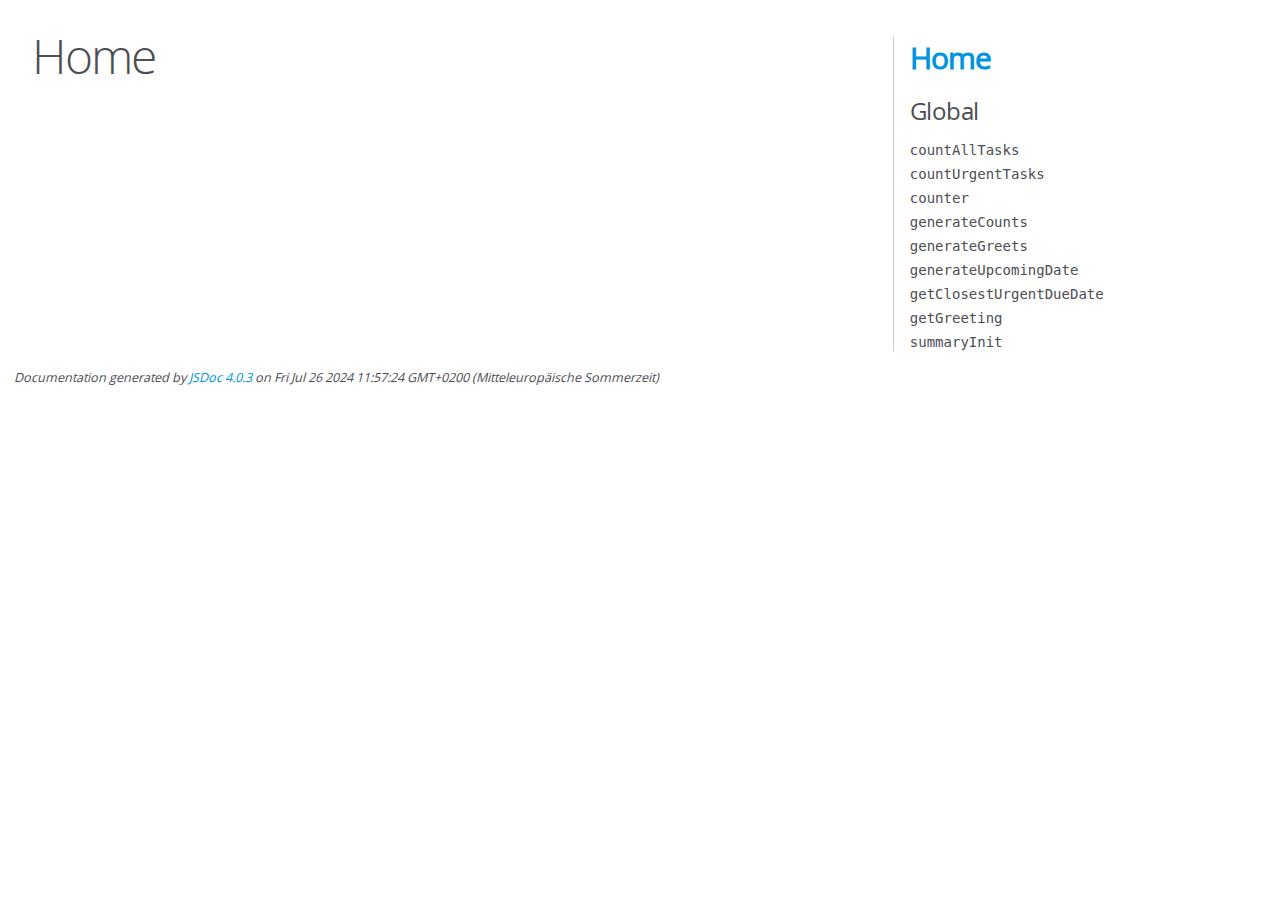
<file: out/index.html>
<!DOCTYPE html>
<html lang="en">
<head>
    <meta charset="utf-8">
    <title>JSDoc: Home</title>

    <script src="scripts/prettify/prettify.js"> </script>
    <script src="scripts/prettify/lang-css.js"> </script>
    <!--[if lt IE 9]>
      <script src="//html5shiv.googlecode.com/svn/trunk/html5.js"></script>
    <![endif]-->
    <link type="text/css" rel="stylesheet" href="styles/prettify-tomorrow.css">
    <link type="text/css" rel="stylesheet" href="styles/jsdoc-default.css">
</head>

<body>

<div id="main">

    <h1 class="page-title">Home</h1>

    



    


    <h3> </h3>










    









</div>

<nav>
    <h2><a href="index.html">Home</a></h2><h3>Global</h3><ul><li><a href="global.html#countAllTasks">countAllTasks</a></li><li><a href="global.html#countUrgentTasks">countUrgentTasks</a></li><li><a href="global.html#counter">counter</a></li><li><a href="global.html#generateCounts">generateCounts</a></li><li><a href="global.html#generateGreets">generateGreets</a></li><li><a href="global.html#generateUpcomingDate">generateUpcomingDate</a></li><li><a href="global.html#getClosestUrgentDueDate">getClosestUrgentDueDate</a></li><li><a href="global.html#getGreeting">getGreeting</a></li><li><a href="global.html#summaryInit">summaryInit</a></li></ul>
</nav>

<br class="clear">

<footer>
    Documentation generated by <a href="https://github.com/jsdoc/jsdoc">JSDoc 4.0.3</a> on Fri Jul 26 2024 11:57:24 GMT+0200 (Mitteleuropäische Sommerzeit)
</footer>

<script> prettyPrint(); </script>
<script src="scripts/linenumber.js"> </script>
</body>
</html>
</file>
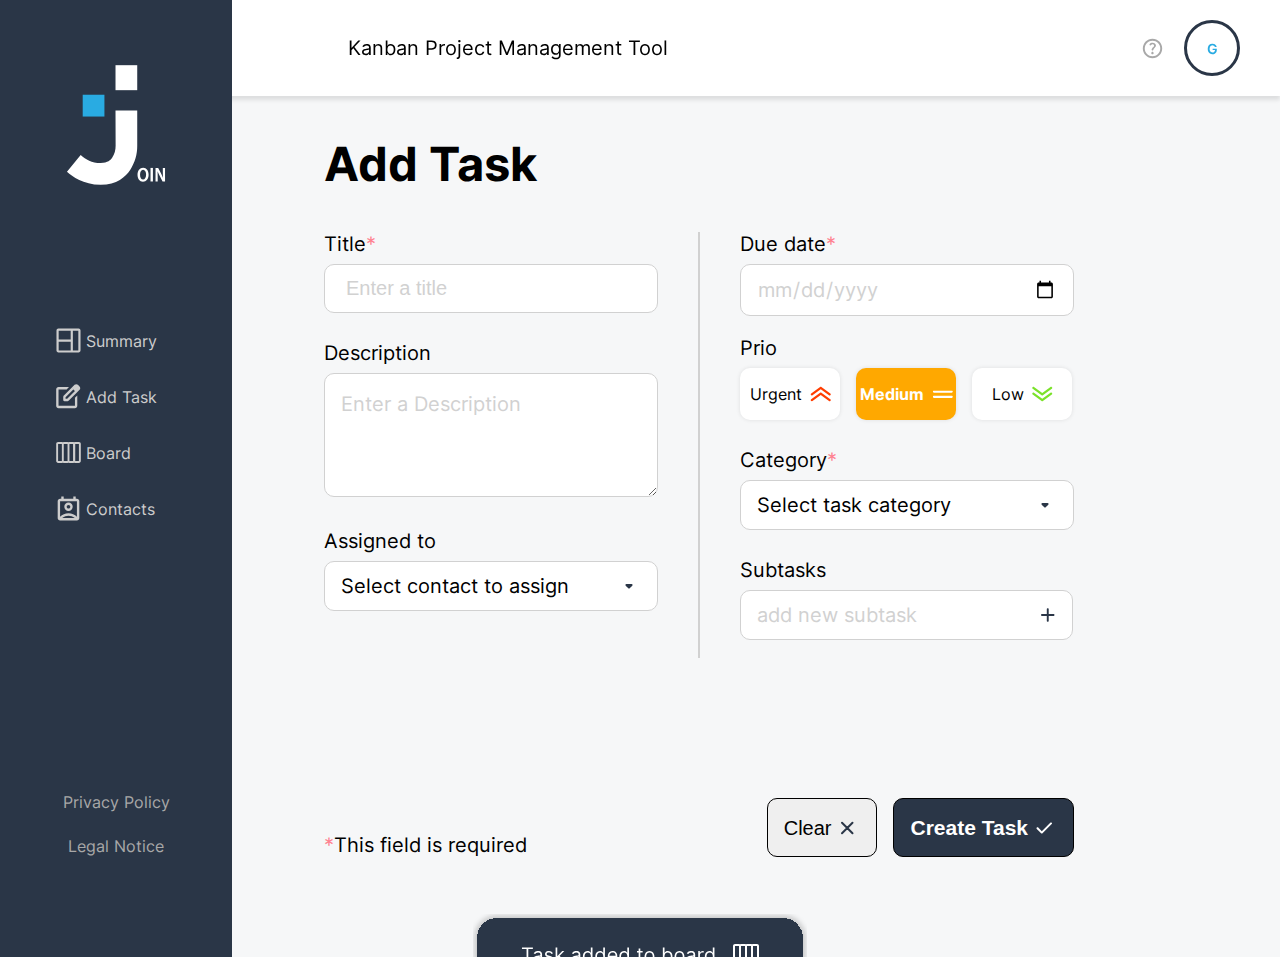
<file: html/add_task.html>
<!DOCTYPE html>
<html lang="en">

<head>
    <meta charset="UTF-8">
    <meta name="viewport" content="width=device-width, initial-scale=1.0">
    <title>AddTask</title>
    <link rel="icon" href="../img/logo.svg">
    <link rel="stylesheet" href="../css/fonts.css">
    <link rel="stylesheet" href="../css/desktop_template.css">
    <link rel="stylesheet" href="../css/add_task.css">
    <link rel="stylesheet" href="../css/privacy_policy.css">
    <link rel="stylesheet" href="../css/board.css">
</head>

<body onload="initializeAddTask()">
    <header>
        <div class="header-content">
            <img onclick="goToSummary()" style="cursor: pointer" class="d-none" src="../img/logo-dark.png" alt="">
            <p>Kanban Project Management Tool</p>
            <div class="header-icons">
                <img onclick="goToHelp()" class="header-help" src="../img/help.svg" alt="questionmark" />
                <div id="user-logo" onclick="toggleMenu()" class="header-user-name"></div>
            </div>
        </div>
    </header>

    <div class="user-content" id="user-content">
        <a onclick="goToLegalNotice()" href="#">Legal Notice</a>
        <a onclick="goToPrivacyPolicy()" href="#">Privacy Policy</a>
        <a onclick="logOut()" href="../index.html">Log Out</a>
    </div>


    <div class="sidebar">
        <img onclick="goToSummary()" src="../img/logo.svg" alt="" class="sidebar-logo" />
        <div class="sidebar-menu">
            <a href="#" class="sidebar-links" onclick="goToSummary()" id="link-summary">
                <img src="../img/sidebar_summary.svg" alt="" />Summary
            </a>
            <a href="#" class="sidebar-links" onclick="goToTask()" id="link-task">
                <img src="../img/edit_square.svg" alt="" />Add Task
            </a>
            <a href="#" class="sidebar-links" onclick="goToBoard()" id="link-board">
                <img src="../img/sidebar_board.svg" alt="" />Board
            </a>
            <a href="#" class="sidebar-links" onclick="goToContacts()" id="link-contacts">
                <img src="../img/sidebar_contacts.svg" alt="" />Contacts
            </a>
        </div>
        <div class="sidebar-menu-bottom">
            <a id="link-privacy-policy" onclick="goToPrivacyPolicy()" href="#">Privacy Policy</a>
            <a id="link-legal-notice" onclick="goToLegalNotice()" href="#">Legal Notice</a>
        </div>
    </div>


    <div class="add-task-section">
        <div>
            <h1 class="headline">Add Task</h1>
        </div>
        <div class="add-task-content">
            <div class="left-section">
                
                <p class="title-headline">Title<span class="span-red">*</span></p>
                <input class="title" id="title-input" onkeyup="emptyTitle()" required type="text"
                    placeholder="Enter a title">
                <span id="title-required"></span>
                <p class="description">Description</p>
                <textarea placeholder="Enter a Description" name="" id="description-input"></textarea>
                <p class="assigned-to">Assigned to</p>

                <div id="select-contact" onclick="showContacts()" class="select-contact">
                    <span>Select contact to assign</span>
                    <img src="../add_task_img/arrow-down.svg" alt="">
                </div>
                <div class="add-task-contacts d-none" id="add-task-contacts">

                </div>
                <div id="add-task-contactsHTML" class="edit-task-contacts-site">

                </div>
                
            </div>

            <div class="parting-line"></div>

            <div class="right-section">
                <p>Due date<span class="span-red">*</span></p>
                <input class="date-input" onclick="emptyDate()" id="date-input" required type="date">
                <span id="date-required"></span>

                <p class="prio">Prio</p>
                <div class="buttons">
                    <button id="highButton" onclick="highButton()" class="prio-buttons">Urgent <img id="highButtonImg"
                            src="../add_task_img/high.svg"></button>
                    <button id="mediumButton" onclick="mediumButton()" class="prio-buttons">Medium <img id="mediumButtonImg"
                            src="../add_task_img/medium.svg"></button>
                    <button id="lowButton" onclick="lowButton()" class="prio-buttons">Low <img id="lowButtonImg"
                            src="../add_task_img/low.svg"></button>
                </div>

                <p class="category">Category<span class="span-red">*</span></p>
                <div class="dropdown-category">
                    <div id="category-input" onclick="category()" required class="category-menu">
                        <span id="task-category">Select task category</span>
                        <img src="../add_task_img/arrow-down.svg" alt="">
                    </div>
                    <div id="category-required"></div>
                    <div class="d-none" id="category"></div>
                </div>

                <p class="subtasks">Subtasks</p>
                <div class="subtask-layout">
                    <input placeholder="add new subtask" onclick="newSubtask()" id="subtask-field" class="subtasks-field">
                    <div class="d-none" id="edit-subtask"></div>
                    <img onclick="newSubtask()" id="subtask-plus" class="subtask-plus" src="../add_task_img/plus.svg" alt="">
                </div>
                <div id="subtask-required"></div>
                <div class="create-subtask" id="create-subtask"></div>
                
            </div>
        </div>
        <div class="add-task-bottom">
            <div class="required-text">
                <p><span class="span-red">*</span>This field is required</p>
            </div>
            <div class="mobile-create">
                <div class="required-text-mobile">
                    <p><span class="span-red">*</span>This field is required</p>
                    <div>
                        <button onclick="createTask()" class="create-task-button-mobile button-small">Create Task <img
                                src="../add_task_img/check-white.svg" alt=""></button>
                    </div>
                </div>
            </div>

            <div class="bottom-buttons">
                <button onclick="clearTask()" class="clear-button">Clear <img src="../add_task_img/x.svg" alt=""></button>
                <button id="create-task" onclick="createTask()" class="create-task-button">Create Task <img
                        src="../add_task_img/check-white.svg" alt=""></button>
            </div>
        </div>
    </div>
    <div id="added-to-board">
        <img id="addedBoardImg" src="../add_task_img/Added to board.svg" alt="">
    </div>

    <script src="../script.js"></script>
    <script src="../js/getHTML.js"></script>
    <script src="../js/add_task.js"></script>
    <script src="../js/add_task_subtasks.js"></script>
    <script src="../js/add_task_contacts.js"></script>
    <script src="../js/board.js"></script>
    <script src="../js/board_layer.js"></script>
    <script src="../js/board_edit_layer.js"></script>
    <script src="../js/contacts.js"></script>
</body>

</html>
</file>
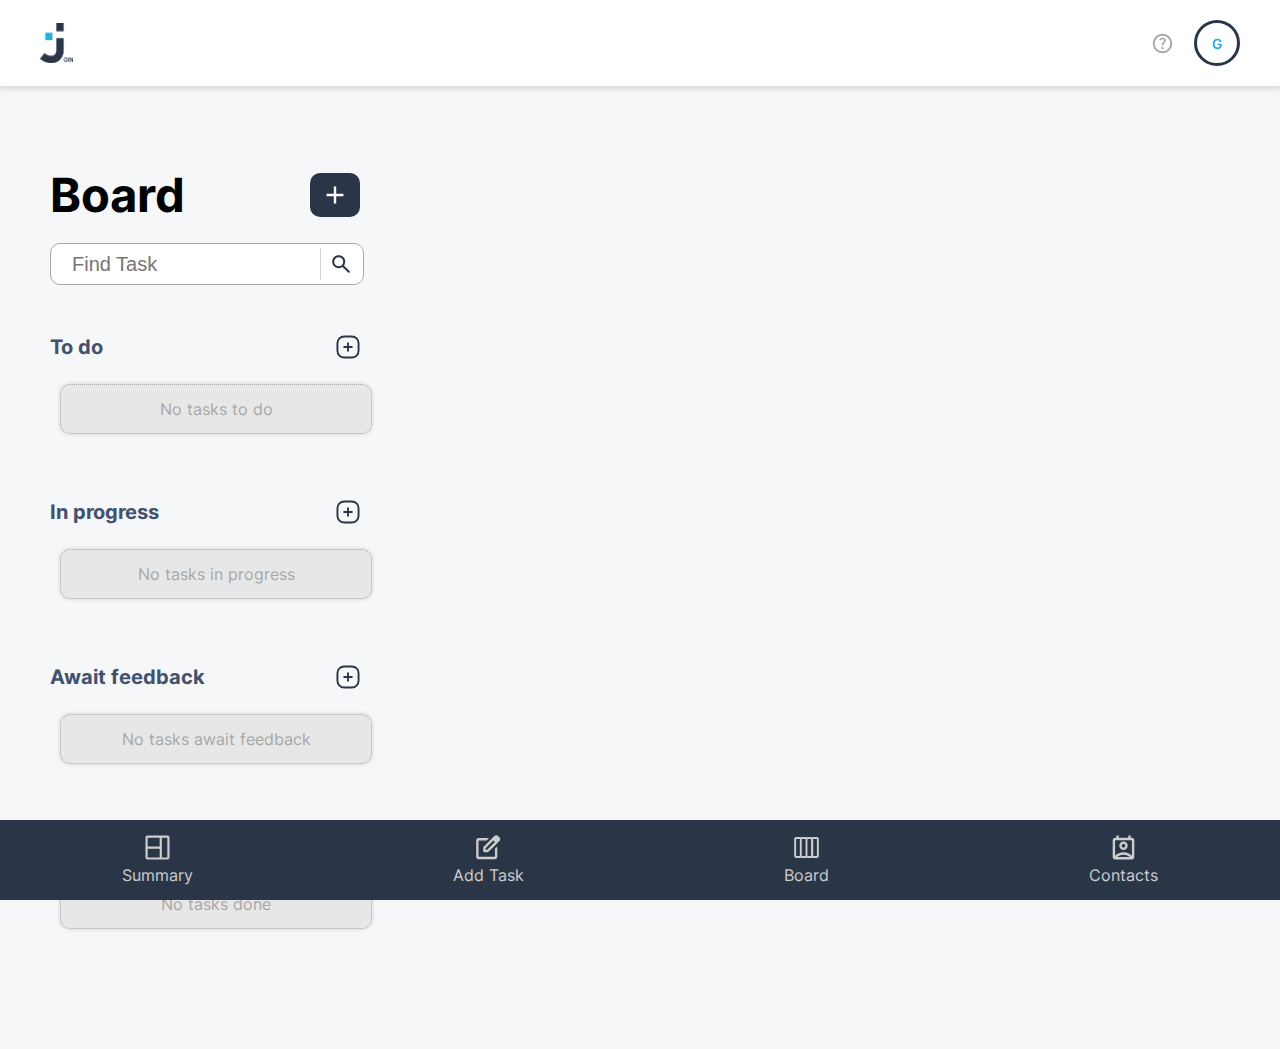
<file: html/board.html>
<!DOCTYPE html>
<html lang="en">

<head>
    <meta charset="UTF-8">
    <meta name="viewport" content="width=device-width, initial-scale=1.0">
    <title>Board</title>
    <link rel="icon" href="../img/logo.svg">

    <link rel="stylesheet" href="../css/fonts.css">
    <link rel="stylesheet" href="../css/desktop_template.css">
    <link rel="stylesheet" href="../css/board.css">
    <link rel="stylesheet" href="../css/contacts.css">
    <link rel="stylesheet" href="../css/add_task.css">
</head>

<body onload="boardInit()">

    <header>
        <div class="header-content">
            <img onclick="goToSummary()" style="cursor: pointer" class="d-none" src="../img/logo-dark.png" alt="">
            <p>Kanban Project Management Tool</p>
            <div class="header-icons">
                <img onclick="goToHelp()" id="link-help" class="header-help" src="../img/help.svg" alt="questionmark" />
                <div id="user-logo" onclick="toggleMenu()" class="header-user-name"></div>
            </div>
        </div>
    </header>

    <div class="user-content" id="user-content">
        <a onclick="goToLegalNotice()" href="#">Legal Notice</a>
        <a onclick="goToPrivacyPolicy()" href="#">Privacy Policy</a>
        <a onclick="logOut()" href="../index.html">Log Out</a>
    </div>


    <div class="sidebar">
        <img onclick="goToSummary()" src="../img/logo.svg" alt="" class="sidebar-logo" />
        <div class="sidebar-menu">
            <a href="#" class="sidebar-links" onclick="goToSummary()" id="link-summary">
                <img src="../img/sidebar_summary.svg" alt="" />Summary
            </a>
            <a href="#" class="sidebar-links" onclick="goToTask()" id="link-task">
                <img src="../img/edit_square.svg" alt="" />Add Task
            </a>
            <a href="#" class="sidebar-links" onclick="goToBoard()" id="link-board">
                <img src="../img/sidebar_board.svg" alt="" />Board
            </a>
            <a href="#" class="sidebar-links" onclick="goToContacts()" id="link-contacts">
                <img src="../img/sidebar_contacts.svg" alt="" />Contacts
            </a>
        </div>
        <div class="sidebar-menu-bottom">
            <a id="link-privacy-policy" onclick="goToPrivacyPolicy()" href="#">Privacy Policy</a>
            <a id="link-legal-notice" onclick="goToLegalNotice()" href="#">Legal Notice</a>
        </div>

    </div>

    <div class="board-content" id="board-content">
        <div class="board-firstrow">
            <h1>Board</h1>
            <div class="board-firstrow-right">
                <div id="input-container-find">
                    <input placeholder="Find Task" id="find-task" required type="text" oninput="findTask()"
                        pattern="^[A-Za-z]+ [A-Za-z]+.*$" title="Please enter at least a first name and a last name">
                    <div class="find-line"></div>
                    <img class="icon px32" src="../img/search.svg" alt="user icon">
                </div>

                <button onclick="openAddTask('to-do')" class="button-dark button-dark-board" type="submit">
                    <p>Add task</p><img class="px18" src="../img/plus_white.svg" alt="">
                </button>
            </div>
        </div>
        <div id="input-container-find2" class="d-none">
            <input placeholder="Find Task" id="find-task2" required type="text" onkeydown="findTaskMobile()"
                pattern="^[A-Za-z]+ [A-Za-z]+.*$" title="Please enter at least a first name and a last name">
            <div class="find-line"></div>
            <img class="icon px32" src="../img/search.svg" alt="user icon">
        </div>

        <div class="board-splits">
            <div class="board-split">
                <div class="split-headline">
                    <p>To do</p>
                    <img class="add-task-board-category" onclick="openAddTask('to-do')" src="../img/plus_bordered.svg"
                        alt="">
                </div>
                <div class="task-area" id="to-do" ondrop="drop(event, 'to-do')" ondragover="allowDrop(event)"
                    ondragleave="resetBackground(event)">

                </div>
            </div>
            <div class="board-split">
                <div class="split-headline">
                    <p>In progress</p>
                    <img class="add-task-board-category" onclick="openAddTask('in-progress')"
                        src="../img/plus_bordered.svg" alt="">
                </div>
                <div class="task-area" id="in-progress" ondrop="drop(event, 'in-progress')"
                    ondragover="allowDrop(event)" ondragleave="resetBackground(event)">
                </div>

            </div>
            <div class="board-split">
                <div class="split-headline">
                    <p>Await feedback</p>
                    <img class="add-task-board-category" onclick="openAddTask('await-feedback')"
                        src="../img/plus_bordered.svg" alt="">
                </div>
                <div class="task-area" id="await-feedback" ondrop="drop(event, 'await-feedback')"
                    ondragover="allowDrop(event)" ondragleave="resetBackground(event)">
                </div>
            </div>
            <div class=" board-split">
                <div class="split-headline">
                    <p>Done</p>
                </div>
                <div class="task-area" id="done" ondrop="drop(event, 'done')" ondragover="allowDrop(event)"
                    ondragleave="resetBackground(event)">
                </div>
            </div>
        </div>
    </div>

    <!-- SHOW TASK LAYER -->

    <div class="add-contact-layer d-none" id="show-task-layer">
        <div class="show-task-inner-layer" id="show-task-inner-layer">

        </div>
    </div>

    <script src="../js/getHTML.js"></script>
    <script src="../js/board.js"></script>
    <script src="../js/board_layer.js"></script>
    <script src="../js/board_edit_layer.js"></script>
    <script src="../js/add_task.js"></script>
    <script src="../js/add_task_subtasks.js"></script>
    <script src="../js/add_task_contacts.js"></script>
    <script src="../js/contacts.js"></script>
    <script src="../script.js"></script>


</body>

</html>
</file>
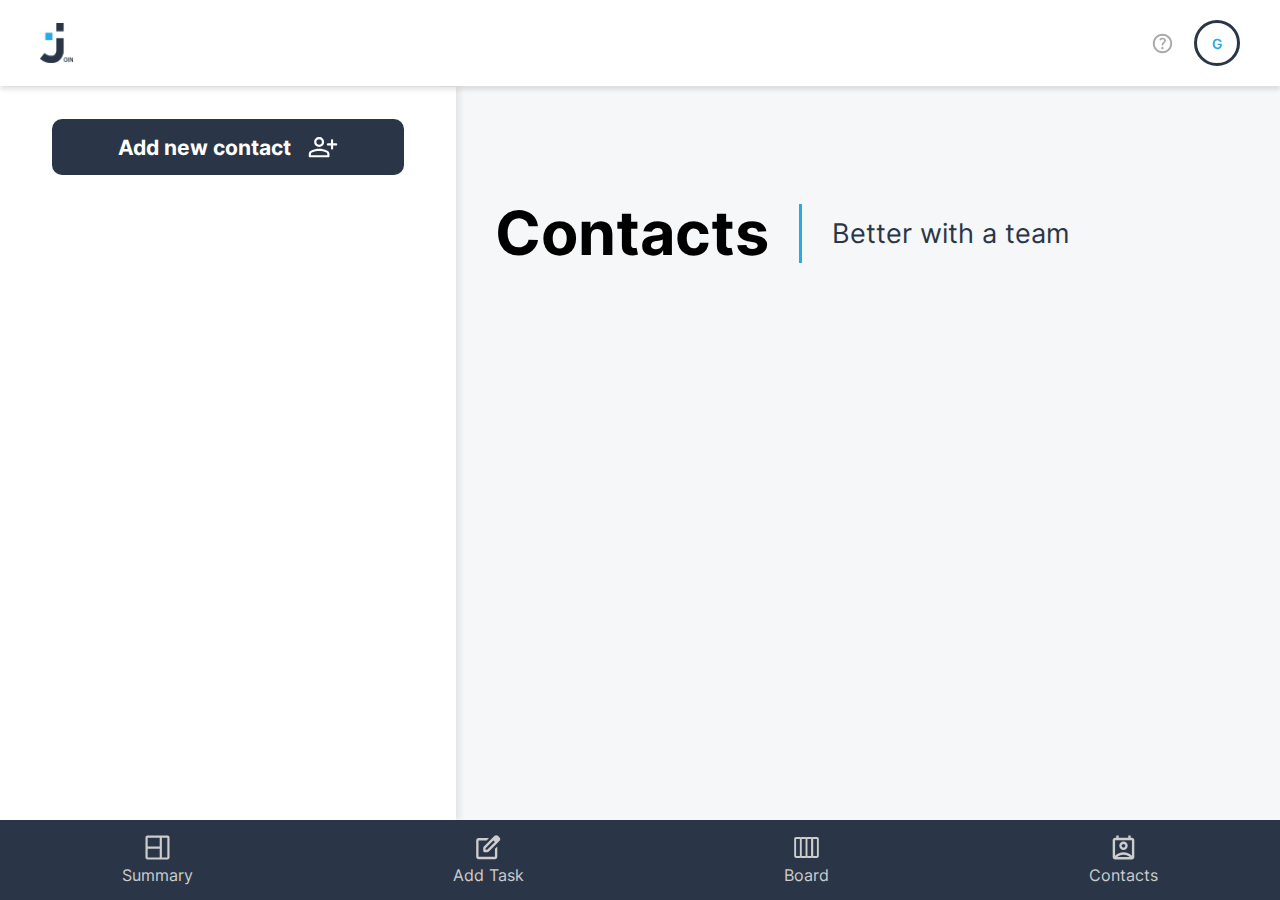
<file: html/contacts.html>
<!DOCTYPE html>
<html lang="en">

<head>
  <meta charset="UTF-8" />
  <meta name="viewport" content="width=device-width, initial-scale=1.0" />
  <title>Contacts</title>
  <link rel="icon" href="../img/logo.svg">
  <link rel="stylesheet" href="../css/fonts.css">
  <link rel="stylesheet" href="../css/desktop_template.css">
  <link rel="stylesheet" href="../css/contacts.css">
  <link rel="stylesheet" href="../css/mobile_template.css">
</head>

<body onload="contactsInit()">

  <header>
    <div class="header-content">
      <img onclick="goToSummary()" style="cursor: pointer" class="d-none" src="../img/logo-dark.png" alt="">
        <p>Kanban Project Management Tool</p>
        <div class="header-icons">
            <img onclick="goToHelp()" class="header-help" src="../img/help.svg" alt="questionmark" />
            <div id="user-logo" onclick="toggleMenu()" class="header-user-name"></div>
        </div>
    </div>
</header>

<div class="user-content" id="user-content">
  <a onclick="goToLegalNotice()" href="#">Legal Notice</a>
  <a onclick="goToPrivacyPolicy()"href="#">Privacy Policy</a>
  <a onclick="logOut()" href="../index.html">Log Out</a>
</div>


  <div class="sidebar">

    <img onclick="goToSummary()" src="../img/logo.svg" alt="" class="sidebar-logo" />
    <div class="sidebar-menu">
      <a href="#" class="sidebar-links" onclick="goToSummary()" id="link-summary">
        <img src="../img/sidebar_summary.svg" alt="" />Summary
      </a>
      <a href="#" class="sidebar-links" onclick="goToTask()" id="link-task">
        <img src="../img/edit_square.svg" alt="" />Add Task
      </a>
      <a href="#" class="sidebar-links" onclick="goToBoard()" id="link-board">
        <img src="../img/sidebar_board.svg" alt="" />Board
      </a>
      <a href="#" class="sidebar-links" onclick="goToContacts()" id="link-contacts">
        <img src="../img/sidebar_contacts.svg" alt="" />Contacts
      </a>
    </div>
    <div class="sidebar-menu-bottom">
      <a id="link-privacy-policy" onclick="goToPrivacyPolicy()" href="#">Privacy Policy</a>
      <a id="link-legal-notice" onclick="goToLegalNotice()" href="#">Legal Notice</a>
    </div>

  </div>

  <div class="contacts-library" id="contacts-library">
    <!-- Der Container ist für Responsive-->
    <div class="responsive-add-contact" onclick="openAddContactLayer()"> 
      <img src="../img/person_add.svg" alt=""> 
    </div> 
    <div class="button-add-contact" onclick="openAddContactLayer()">
      Add new contact
      <img src="../img/person_add.svg" alt="">
    </div>
    <div id="contacts-list" class="contacts-list">
      
    </div>
  </div>

 

  <div class="contact-details-container">
    <a class="back" href="./contacts.html">
      <img class="arrow" src="../img/arrow-left-line.svg"/>
  </a>
    <div class="contact-headline" >
      <h1>Contacts</h1>
      <div class="blue-vertical-line"></div>
      <h2 class="subheadline">Better with a team</h2>
    </div>

    <div id="contact-profile" class="contact-profile"></div>
  </div>

  <!-- ADD CONTACT LAYER -->

  <div class="add-contact-layer d-none" id="add-contact-layer">
    <div class="add-contact-inner-layer" id="add-contact-inner-layer">
      <div class="add-contact-left" onclick="closeAddContactLayer()">
        <img class="close-symbol" src="../img/close-white.svg" alt="add-contact-layer-close">
        <img src="../img/logo.svg" alt="join-logo">
        <h1>Add Contact</h1>
        <h2>Tasks are better with a team</h2>
        <div class="add-layer-line"></div>
      </div>
      <div class="add-contact-right">
        <div class="add-contact-layer-close" onclick="closeAddContactLayer()">
          <img src="../img/add-contact-close.svg" alt="add-contact-layer-close">
        </div>
        <div class="add-contact-data">
          <div class="default-contact">
            <img src="../img/add-contact-person.svg" alt="">
          </div>
          <div class="add-contact-form">
            <form onsubmit="addContact(); return false">
              <div class="input-container">
                <input placeholder="Name" id="add-contact-name" required type="text" pattern="^[A-Za-z]+ [A-Za-z]+.*$"
                  title="Please enter at least a first name and a last name">
                <img class="icon" src="../img/add-contact-form-person.svg" alt="user icon">
              </div>
              <div class="input-container">
                <input placeholder="Email" id="add-contact-mail" required type="email">
                <img class="icon" src="../img/add-contact-form-mail.svg" alt="email icon">
              </div>
              <div class="input-container">
                <input placeholder="Phone" id="add-contact-phone" required type="tel" pattern="^(\+49\s?\(?0?\)?\s?\d{3}\s?\d{1,}|^\d{4}\s?\d{1,})$" title="Please enter a valid phone number in one of the following formats: 01626963474, 0162 6963474, +49 162 6963474, +49 (0)162 6963474">

                <img class="icon" src="../img/add-contact-form-phone.svg" alt="phone icon">
              </div>
              <div class="button-group">
                <button class="button-bright" type="button" onclick="closeAddContactLayer()">Cancel <img
                    class="contact-icon" src="../img/add-contact-close.svg" alt=""></button>
                <button class="button-dark button-dark-contact" type="submit">Create contact <img src="../img/add-contact-check.svg"
                    alt=""></button>
              </div>
            </form>
          </div>
        </div>
      </div>
    </div>
  </div>

  <!-- EDIT CONTACT LAYER -->

  <div class="add-contact-layer d-none" id="edit-contact-layer">
    <div class="add-contact-inner-layer" id="edit-contact-inner-layer">
      <div class="add-contact-left" onclick="closeEditContactLayer()">
        <img class="close-symbol" src="../img/close-white.svg" alt="add-contact-layer-close">
        <img src="../img/logo.svg" alt="join-logo">
        <h1>Edit Contact</h1>

        <div class="add-layer-line"></div>
      </div>
      <div class="add-contact-right">
        <div class="add-contact-layer-close" onclick="closeEditContactLayer()">
          <img src="../img/add-contact-close.svg" alt="add-contact-layer-close">
        </div>
        <div class="add-contact-data">
          <div class="default-contact">
            <img src="../img/add-contact-person.svg" alt="">
          </div>
          <div class="add-contact-form">
            <form onsubmit="saveContact(); return false">
              <input type="hidden" id="edit-contact-key">
              <div class="input-container">
                <input placeholder="Name" id="edit-contact-name" required type="text" pattern="^[A-Za-z]+ [A-Za-z]+.*$"
                  title="Please enter at least a first name and a last name">
                <img class="icon" src="../img/add-contact-form-person.svg" alt="user icon">
              </div>
              <div class="input-container">
                <input placeholder="Email" id="edit-contact-mail" required type="email">
                <img class="icon" src="../img/add-contact-form-mail.svg" alt="email icon">
              </div>
              <div class="input-container">
                <input placeholder="Phone" id="edit-contact-phone" required type="tel" pattern="^(\+49\s?\(?0?\)?\s?\d{3}\s?\d{1,}|^\d{4}\s?\d{1,})$" title="Please enter a valid phone number in one of the following formats: 01626963474, 0162 6963474, +49 162 6963474, +49 (0)162 6963474">
                <img class="icon" src="../img/add-contact-form-phone.svg" alt="phone icon">
              </div>
              <div class="button-group">
                <button class="button-bright" type="button" onclick="closeEditContactLayer()">Cancel <img
                    class="contact-icon" src="../img/add-contact-close.svg" alt=""></button>
                <button class="button-dark button-dark-contact" type="submit">Save<img src="../img/add-contact-check.svg" alt=""></button>
              </div>
            </form>
          </div>
        </div>
      </div>
    </div>
  </div>


  <script src="../script.js"></script>
  <script src="../js/getHTML.js"></script>
  <script src="../js/contacts.js"></script>

</body>

</html>
</file>
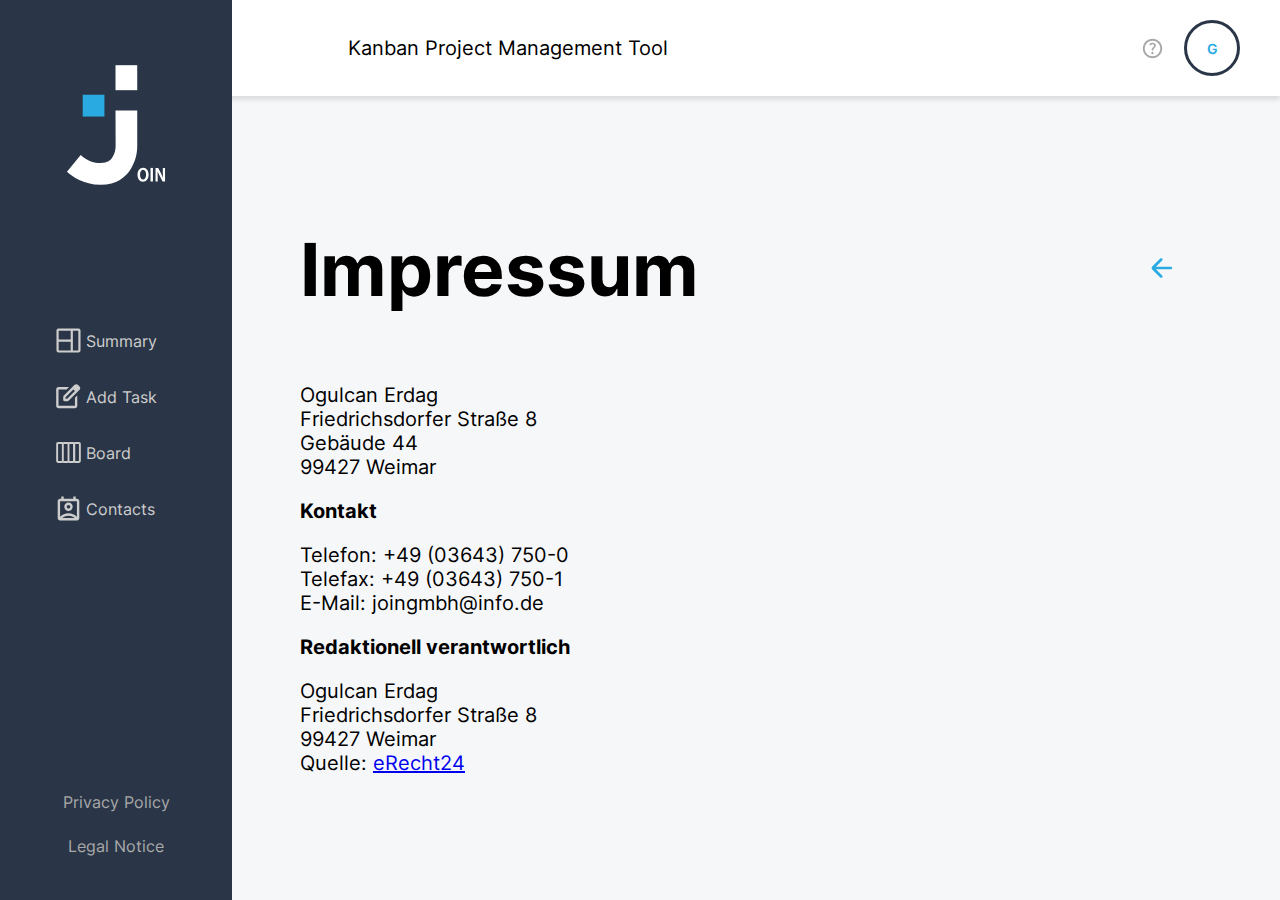
<file: html/legal_notice.html>
<!DOCTYPE html>
<html lang="en">

<head>
    <meta charset="UTF-8">
    <meta name="viewport" content="width=device-width, initial-scale=1.0">
    <title>Legal Notice</title>
    
    <link rel="icon" href="../img/logo.svg">
    <link rel="stylesheet" href="../css/fonts.css">
    <link rel="stylesheet" href="../css/desktop_template.css">
    <link rel="stylesheet" href="../css/legal_notice.css">
    <link rel="stylesheet" href="../css/privacy_policy.css">

    <script src="../script.js"></script>
    <script src="../js/getHTML.js"></script>

</head>

<body onload="generateInitials()">
    <script src="../js/privacy_policy.js"></script>

    <header>
        <div class="header-content">
            <img onclick="goToSummary()" style="cursor: pointer" class="d-none" src="../img/logo-dark.png" alt="">
            <p>Kanban Project Management Tool</p>
            <div class="header-icons">
                <img onclick="goToHelp()" class="header-help" src="../img/help.svg" alt="questionmark" />
                <div id="user-logo" onclick="toggleMenu()" class="header-user-name"></div>
            </div>
        </div>
    </header>

    <div class="user-content" id="user-content">
        <a onclick="goToLegalNotice()" href="#">Legal Notice</a>
        <a onclick="goToPrivacyPolicy()"href="#">Privacy Policy</a>
        <a onclick="logOut()" href="../index.html">Log Out</a>
    </div>


    <div class="legal-notice">
        <div class="title">
            <h1>Impressum</h1>
            <a onclick="goToSummary()" id="backSummaryRules" class="back" href="#">
                <img class="arrow" src="../img/arrow-left-line.svg" />
            </a>
        </div>
        <div class="text">
            <p>
                Ogulcan Erdag<br />
                Friedrichsdorfer Straße 8<br />
                Geb&auml;ude 44<br />
                99427 Weimar
            </p>
            <h3>Kontakt</h3>
            <p>
                Telefon: +49 (03643) 750-0<br />
                Telefax: +49 (03643) 750-1<br />
                E-Mail: joingmbh@info.de
            </p>
            <h3>Redaktionell verantwortlich</h3>
            <p>
                Ogulcan Erdag<br />
                Friedrichsdorfer Straße 8<br />
                99427 Weimar
            </p>
            <p>Quelle: <a href="https://www.e-recht24.de">eRecht24</a></p>
        </div>
    </div>


    <div class="sidebar">
        <img onclick="goToSummary()" src="../img/logo.svg" alt="" class="sidebar-logo" />
        <div class="sidebar-menu">
            <a href="#" class="sidebar-links" onclick="goToSummary()" id="link-summary">
                <img src="../img/sidebar_summary.svg" alt="" />Summary
            </a>
            <a href="#" class="sidebar-links" onclick="goToTask()" id="link-task">
                <img src="../img/edit_square.svg" alt="" />Add Task
            </a>
            <a href="#" class="sidebar-links" onclick="goToBoard()" id="link-board">
                <img src="../img/sidebar_board.svg" alt="" />Board
            </a>
            <a href="#" class="sidebar-links" onclick="goToContacts()" id="link-contacts">
                <img src="../img/sidebar_contacts.svg" alt="" />Contacts
            </a>
        </div>
        <div class="sidebar-menu-bottom">
            <a id="link-privacy-policy" onclick="goToPrivacyPolicy()" href="#">Privacy Policy</a>
            <a id="link-legal-notice" onclick="goToLegalNotice()" href="#">Legal Notice</a>
        </div>
    </div>

</body>

</html>
</file>
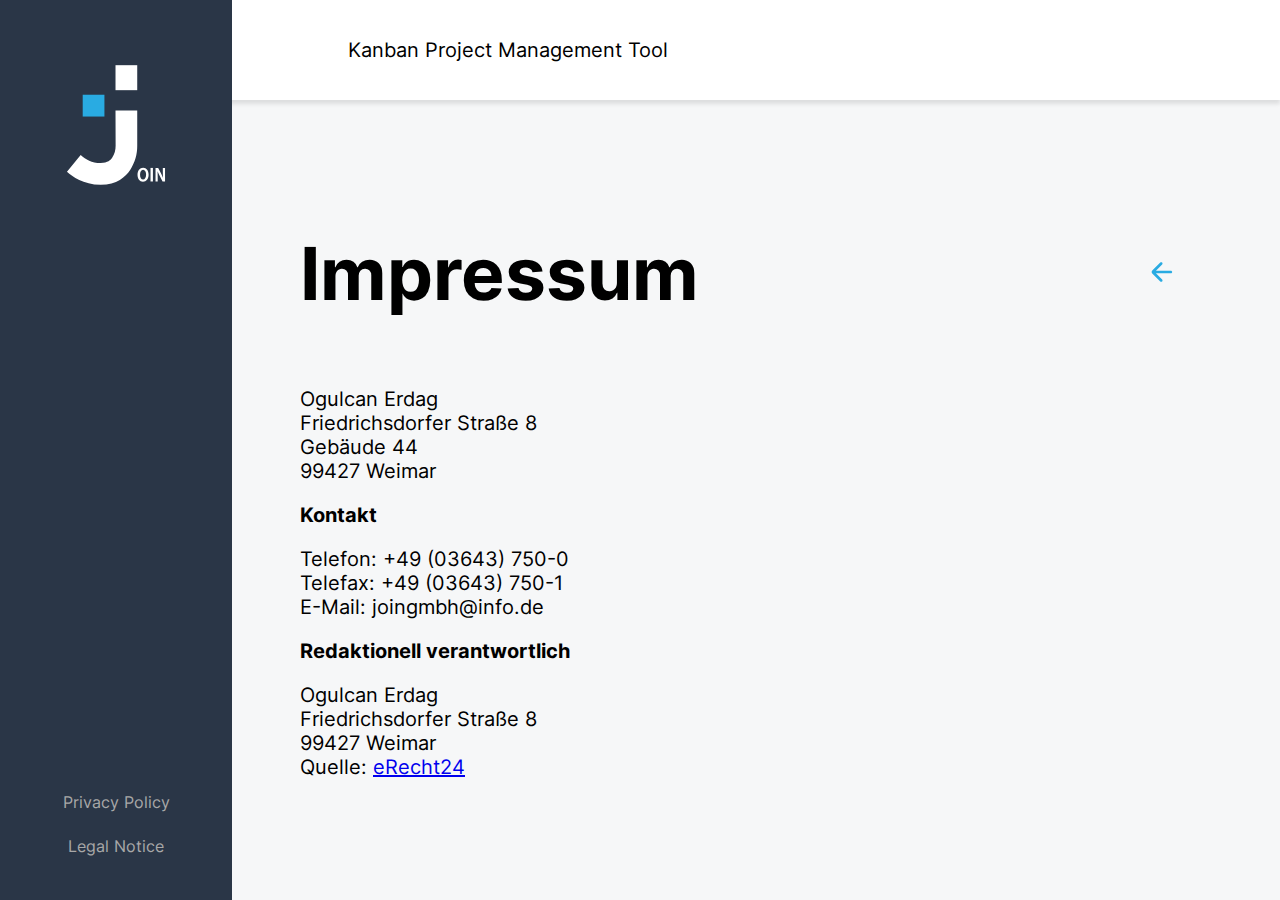
<file: html/legal_notice_nologin.html>
<!DOCTYPE html>
<html lang="en">

<head>
    <meta charset="UTF-8">
    <meta name="viewport" content="width=device-width, initial-scale=1.0">
    <title>Legal Notice</title>
    <link rel="icon" href="../img/logo.svg">
    <link rel="stylesheet" href="../css/fonts.css">
    <link rel="stylesheet" href="../css/desktop_template.css">
    <link rel="stylesheet" href="../css/legal_notice.css">
    <link rel="stylesheet" href="../css/privacy_policy_nologin.css">

</head>

<body>
   

    <header>
        <div class="header-content">
            <img class="d-none" src="../img/logo-dark.png" alt="">
            <p>Kanban Project Management Tool</p>
        </div>
    </header>

    <div class="user-content" id="user-content">
        <a onclick="goToLegalNotice()" href="#">Legal Notice</a>
        <a onclick="goToPrivacyPolicy()"href="#">Privacy Policy</a>
        <a onclick="logOut()" href="../index.html">Log Out</a>
    </div>


    <div class="legal-notice">
        <div class="title">
            <h1>Impressum</h1>
            <a id="backSummaryRules" class="back" href="../index.html">
                <img class="arrow" src="../img/arrow-left-line.svg" />
            </a>
        </div>
        <div class="text">
            <p>
                Ogulcan Erdag<br />
                Friedrichsdorfer Straße 8<br />
                Geb&auml;ude 44<br />
                99427 Weimar
            </p>
            <h3>Kontakt</h3>
            <p>
                Telefon: +49 (03643) 750-0<br />
                Telefax: +49 (03643) 750-1<br />
                E-Mail: joingmbh@info.de
            </p>
            <h3>Redaktionell verantwortlich</h3>
            <p>
                Ogulcan Erdag<br />
                Friedrichsdorfer Straße 8<br />
                99427 Weimar
            </p>
            <p>Quelle: <a href="https://www.e-recht24.de">eRecht24</a></p>
        </div>
    </div>


    <div class="sidebar">
        <img src="../img/logo.svg" alt="" class="sidebar-logo" />
        <div class="sidebar-menu">
            <a href="#" class="sidebar-links" onclick="goToSummary()" id="link-summary">
                <img src="../img/sidebar_summary.svg" alt="" />Summary
            </a>
            <a href="#" class="sidebar-links" onclick="goToTask()" id="link-task">
                <img src="../img/edit_square.svg" alt="" />Add Task
            </a>
            <a href="#" class="sidebar-links" onclick="goToBoard()" id="link-board">
                <img src="../img/sidebar_board.svg" alt="" />Board
            </a>
            <a href="#" class="sidebar-links" onclick="goToContacts()" id="link-contacts">
                <img src="../img/sidebar_contacts.svg" alt="" />Contacts
            </a>
        </div>
        <div class="sidebar-menu-bottom">
            <a id="link-privacy-policy" href="privacy_policy_nologin.html">Privacy Policy</a>
            <a id="link-legal-notice" href="legal_notice_nologin.html">Legal Notice</a>
        </div>
    </div>

</body>

</html>
</file>
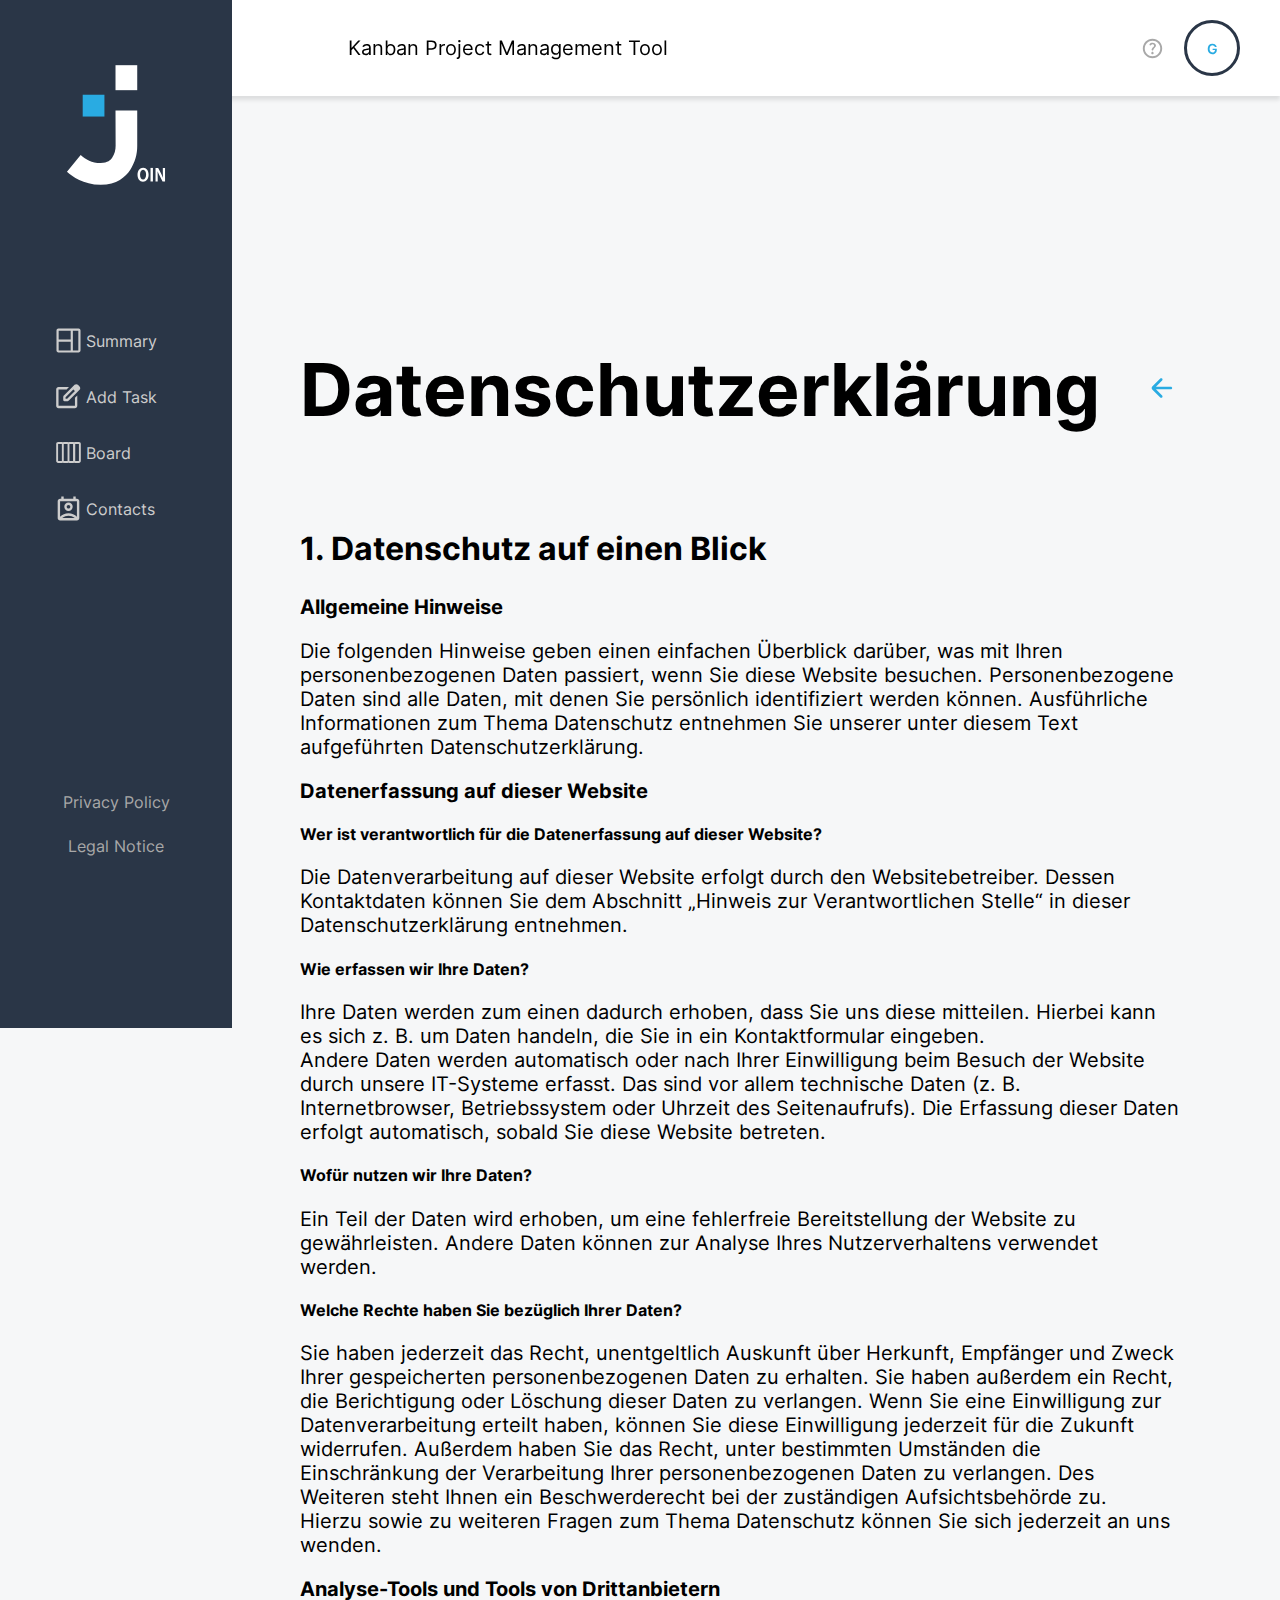
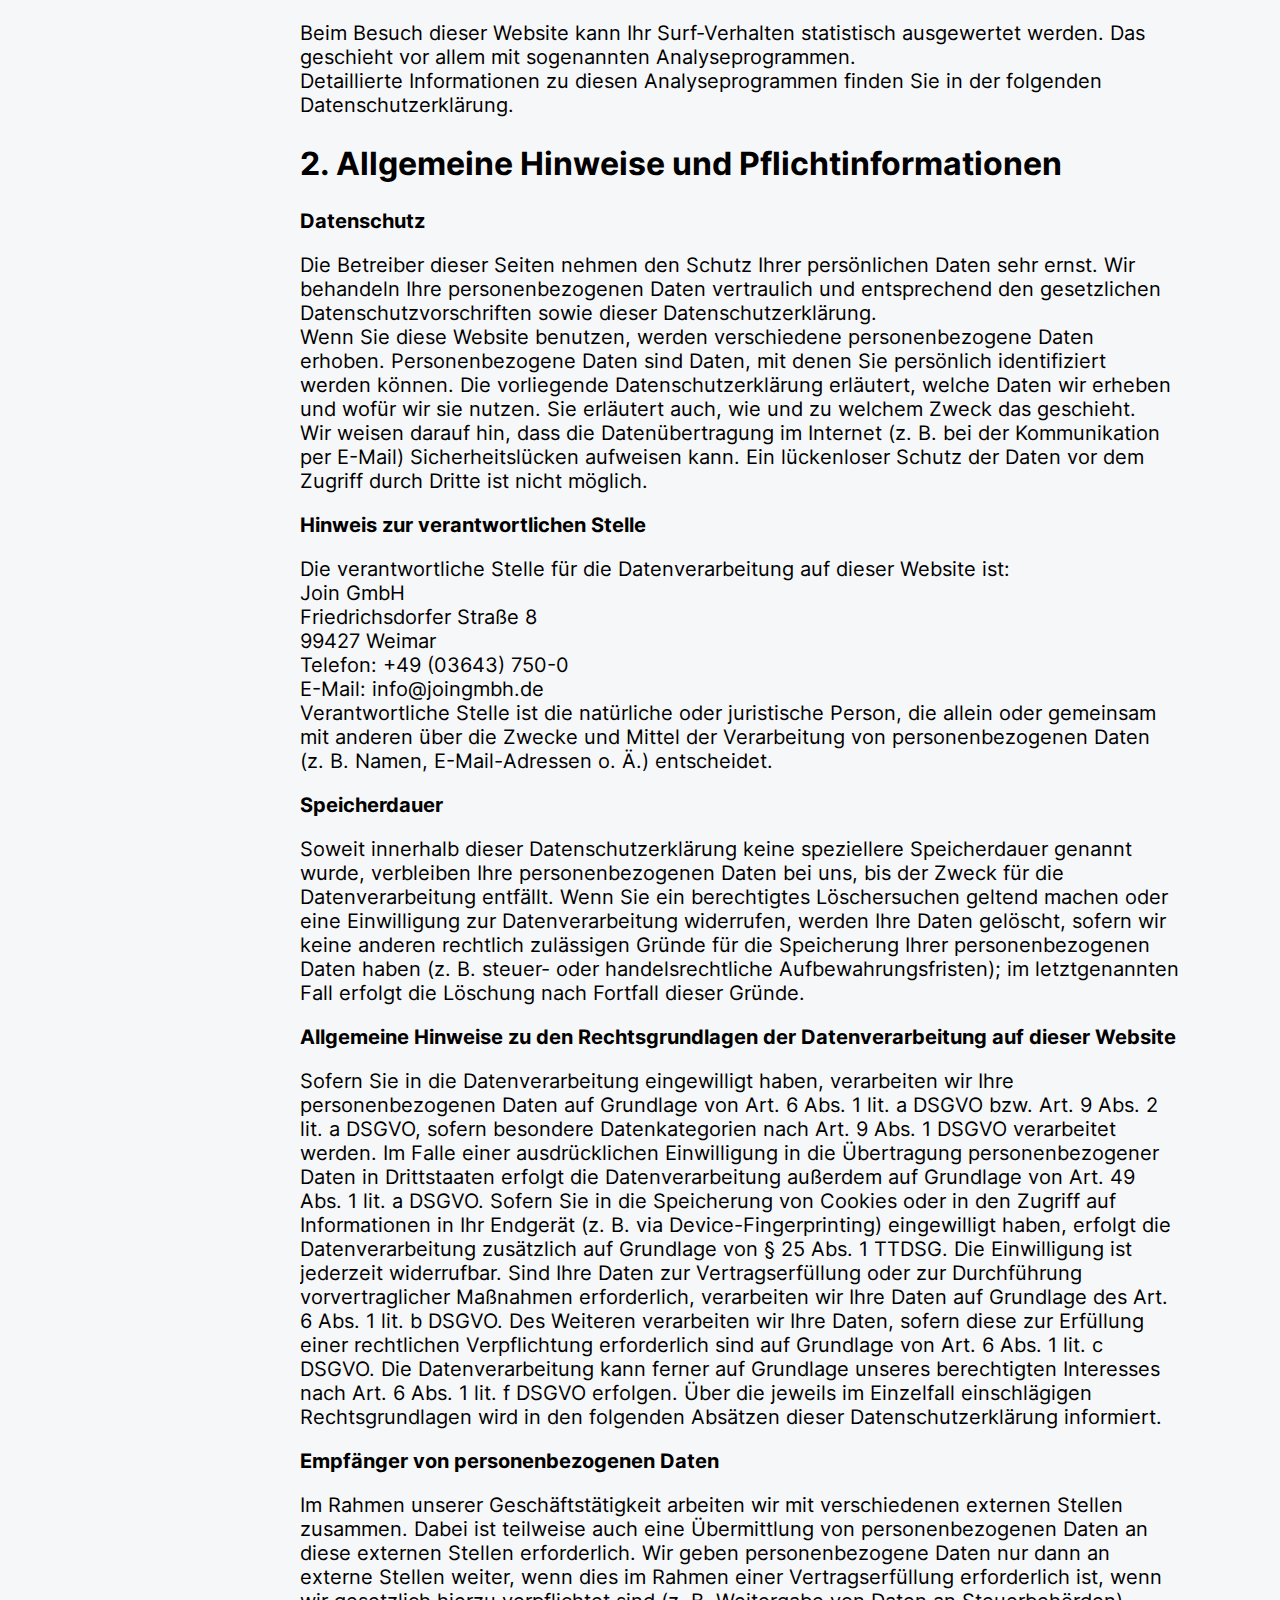
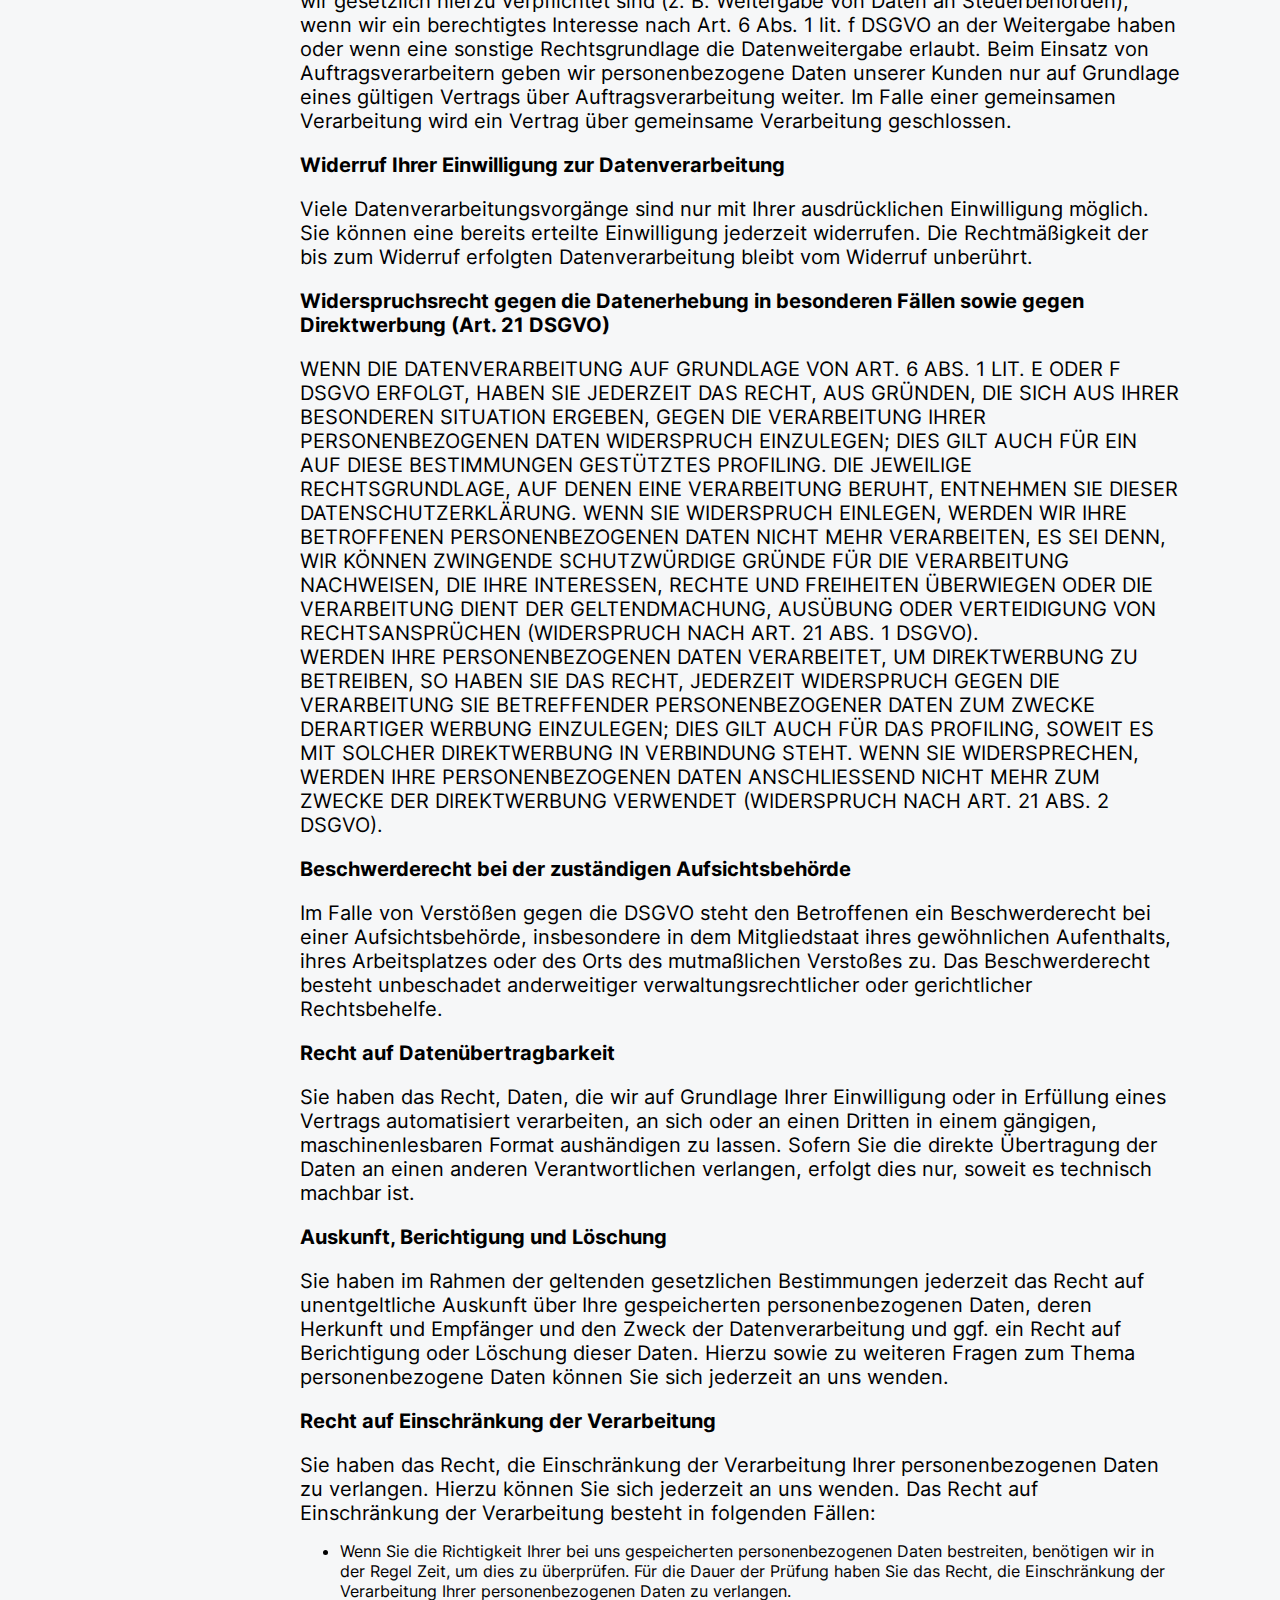
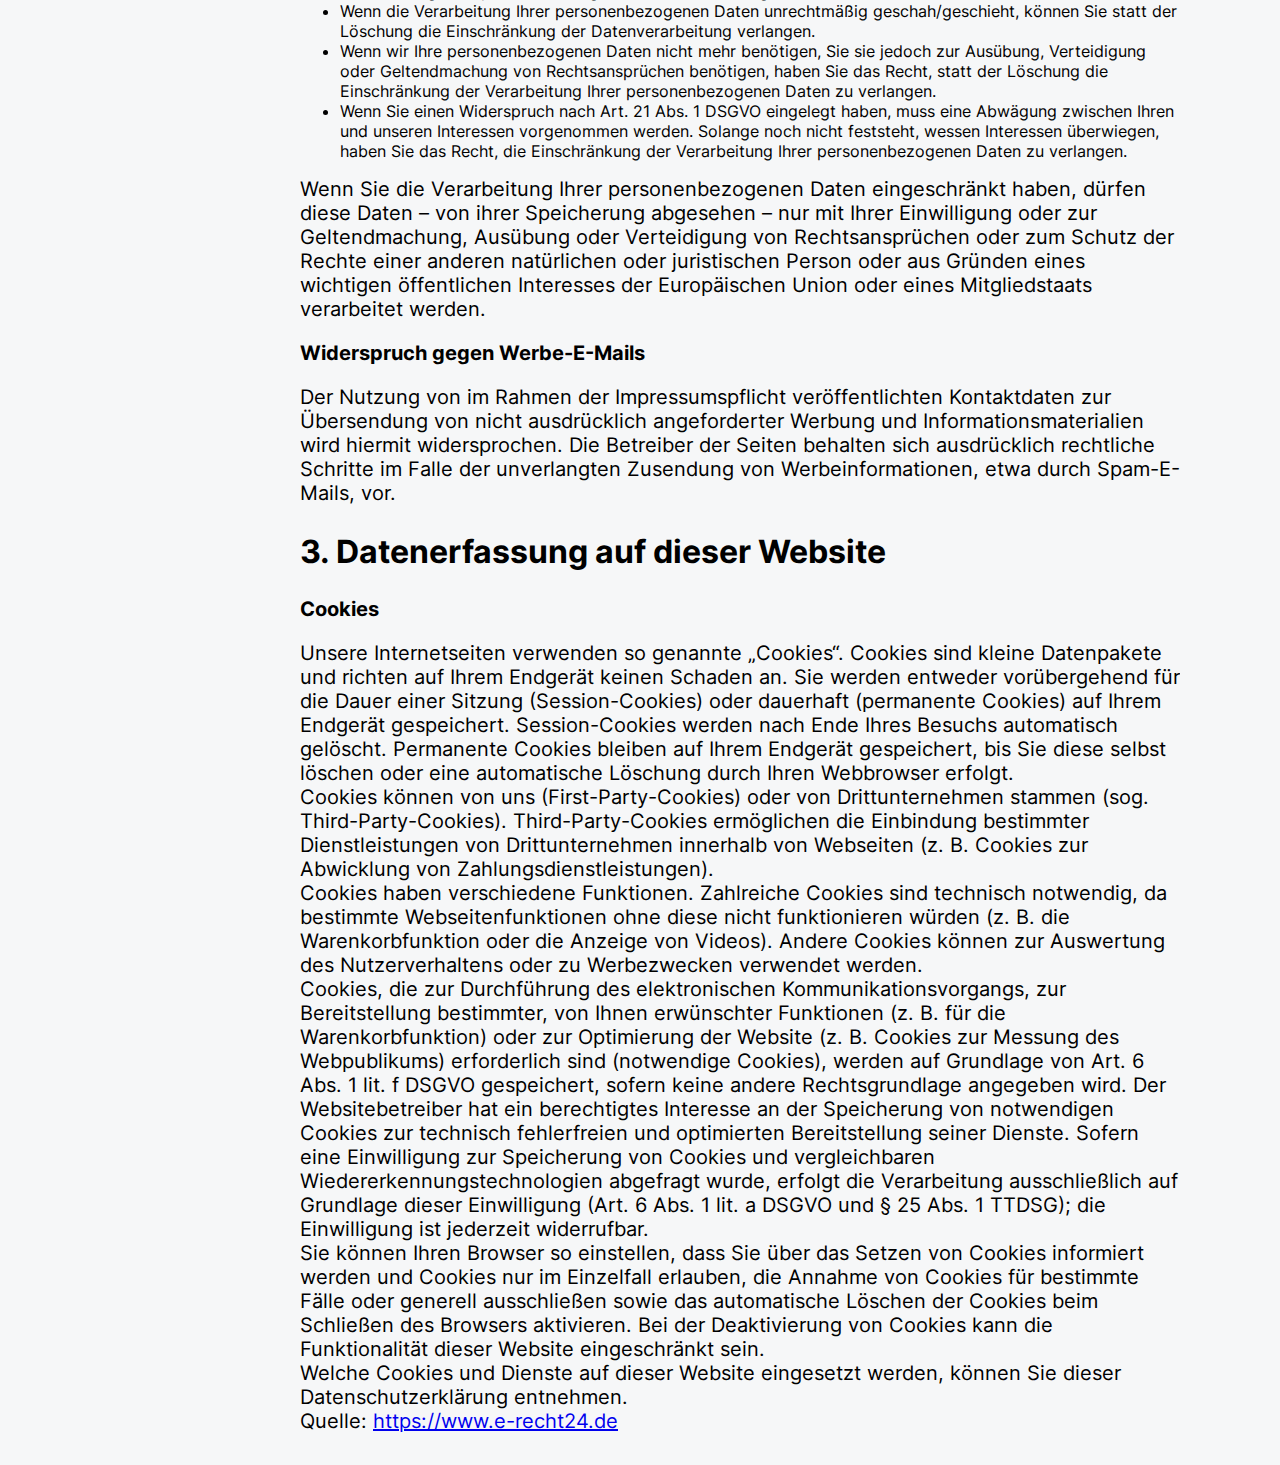
<file: html/privacy_policy.html>
<!DOCTYPE html>
<html lang="en">

<head>
    <meta charset="UTF-8">
    <meta name="viewport" content="width=device-width, initial-scale=1.0">
    <title>Privacy Policy</title>
    <link rel="icon" href="../img/logo.svg">
    <link rel="stylesheet" href="../css/fonts.css">
    <link rel="stylesheet" href="../css/desktop_template.css">
    <link rel="stylesheet" href="../css/privacy_policy.css">
    <script src="../script.js"></script>
    <script src="../js/getHTML.js"></script>
    
</head>

<body onload="generateInitials()">
    <script src="../js/privacy_policy.js"></script>

    <header>
        <div class="header-content">
            <img onclick="goToSummary()" style="cursor: pointer" class="d-none" src="../img/logo-dark.png" alt="">
            <p>Kanban Project Management Tool</p>
            <div class="header-icons">
                <img onclick="goToHelp()" class="header-help" src="../img/help.svg" alt="questionmark" />
                <div id="user-logo" onclick="toggleMenu()" class="header-user-name"></div>
            </div>
        </div>
    </header>

    <div class="user-content" id="user-content">
        <a onclick="goToLegalNotice()" href="#">Legal Notice</a>
        <a onclick="goToPrivacyPolicy()"href="#">Privacy Policy</a>
        <a onclick="logOut()" href="../index.html">Log Out</a>
    </div>


    <div class="sidebar">
        <img onclick="goToSummary()" src="../img/logo.svg" alt="" class="sidebar-logo" />
        <div class="sidebar-menu">
            <a href="#" class="sidebar-links" onclick="goToSummary()" id="link-summary">
                <img src="../img/sidebar_summary.svg" alt="" />Summary
            </a>
            <a href="#" class="sidebar-links" onclick="goToTask()" id="link-task">
                <img src="../img/edit_square.svg" alt="" />Add Task
            </a>
            <a href="#" class="sidebar-links" onclick="goToBoard()" id="link-board">
                <img src="../img/sidebar_board.svg" alt="" />Board
            </a>
            <a href="#" class="sidebar-links" onclick="goToContacts()" id="link-contacts">
                <img src="../img/sidebar_contacts.svg" alt="" />Contacts
            </a>
        </div>
        <div class="sidebar-menu-bottom">
            <a id="link-privacy-policy" onclick="goToPrivacyPolicy()" href="#">Privacy Policy</a>
            <a id="link-legal-notice" onclick="goToLegalNotice()" href="#">Legal Notice</a>
        </div>
    </div>

    <div class="privacy-policy">
        <div class="titleFromPolicy">
            <h1>Datenschutz&shy;erkl&auml;rung</h1>
            <a onclick="goToSummary()" class="back" href="#">
                <img class="arrow" src="../img/arrow-left-line.svg" />
            </a>
        </div>
        <div class="official-statement">
            <h2>1. Datenschutz auf einen Blick</h2>
            <h3>Allgemeine Hinweise</h3>
            <p>
                Die folgenden Hinweise geben einen einfachen &Uuml;berblick
                dar&uuml;ber, was mit Ihren personenbezogenen Daten passiert, wenn Sie
                diese Website besuchen. Personenbezogene Daten sind alle Daten, mit
                denen Sie pers&ouml;nlich identifiziert werden k&ouml;nnen.
                Ausf&uuml;hrliche Informationen zum Thema Datenschutz entnehmen Sie
                unserer unter diesem Text aufgef&uuml;hrten Datenschutzerkl&auml;rung.
            </p>
            <h3>Datenerfassung auf dieser Website</h3>
            <h4>
                Wer ist verantwortlich f&uuml;r die Datenerfassung auf dieser Website?
            </h4>
            <p>
                Die Datenverarbeitung auf dieser Website erfolgt durch den
                Websitebetreiber. Dessen Kontaktdaten k&ouml;nnen Sie dem Abschnitt
                &bdquo;Hinweis zur Verantwortlichen Stelle&ldquo; in dieser
                Datenschutzerkl&auml;rung entnehmen.
            </p>
            <h4>Wie erfassen wir Ihre Daten?</h4>
            <p>
                Ihre Daten werden zum einen dadurch erhoben, dass Sie uns diese
                mitteilen. Hierbei kann es sich z.&nbsp;B. um Daten handeln, die Sie
                in ein Kontaktformular eingeben.
            </p>
            <p>
                Andere Daten werden automatisch oder nach Ihrer Einwilligung beim
                Besuch der Website durch unsere IT-Systeme erfasst. Das sind vor allem
                technische Daten (z.&nbsp;B. Internetbrowser, Betriebssystem oder
                Uhrzeit des Seitenaufrufs). Die Erfassung dieser Daten erfolgt
                automatisch, sobald Sie diese Website betreten.
            </p>
            <h4>Wof&uuml;r nutzen wir Ihre Daten?</h4>
            <p>
                Ein Teil der Daten wird erhoben, um eine fehlerfreie Bereitstellung
                der Website zu gew&auml;hrleisten. Andere Daten k&ouml;nnen zur
                Analyse Ihres Nutzerverhaltens verwendet werden.
            </p>
            <h4>Welche Rechte haben Sie bez&uuml;glich Ihrer Daten?</h4>
            <p>
                Sie haben jederzeit das Recht, unentgeltlich Auskunft &uuml;ber
                Herkunft, Empf&auml;nger und Zweck Ihrer gespeicherten
                personenbezogenen Daten zu erhalten. Sie haben au&szlig;erdem ein
                Recht, die Berichtigung oder L&ouml;schung dieser Daten zu verlangen.
                Wenn Sie eine Einwilligung zur Datenverarbeitung erteilt haben,
                k&ouml;nnen Sie diese Einwilligung jederzeit f&uuml;r die Zukunft
                widerrufen. Au&szlig;erdem haben Sie das Recht, unter bestimmten
                Umst&auml;nden die Einschr&auml;nkung der Verarbeitung Ihrer
                personenbezogenen Daten zu verlangen. Des Weiteren steht Ihnen ein
                Beschwerderecht bei der zust&auml;ndigen Aufsichtsbeh&ouml;rde zu.
            </p>
            <p>
                Hierzu sowie zu weiteren Fragen zum Thema Datenschutz k&ouml;nnen Sie
                sich jederzeit an uns wenden.
            </p>
            <h3>Analyse-Tools und Tools von Dritt&shy;anbietern</h3>
            <p>
                Beim Besuch dieser Website kann Ihr Surf-Verhalten statistisch
                ausgewertet werden. Das geschieht vor allem mit sogenannten
                Analyseprogrammen.
            </p>
            <p>
                Detaillierte Informationen zu diesen Analyseprogrammen finden Sie in
                der folgenden Datenschutzerkl&auml;rung.
            </p>
            <h2>2. Allgemeine Hinweise und Pflicht&shy;informationen</h2>
            <h3>Datenschutz</h3>
            <p>
                Die Betreiber dieser Seiten nehmen den Schutz Ihrer pers&ouml;nlichen
                Daten sehr ernst. Wir behandeln Ihre personenbezogenen Daten
                vertraulich und entsprechend den gesetzlichen Datenschutzvorschriften
                sowie dieser Datenschutzerkl&auml;rung.
            </p>
            <p>
                Wenn Sie diese Website benutzen, werden verschiedene personenbezogene
                Daten erhoben. Personenbezogene Daten sind Daten, mit denen Sie
                pers&ouml;nlich identifiziert werden k&ouml;nnen. Die vorliegende
                Datenschutzerkl&auml;rung erl&auml;utert, welche Daten wir erheben und
                wof&uuml;r wir sie nutzen. Sie erl&auml;utert auch, wie und zu welchem
                Zweck das geschieht.
            </p>
            <p>
                Wir weisen darauf hin, dass die Daten&uuml;bertragung im Internet
                (z.&nbsp;B. bei der Kommunikation per E-Mail) Sicherheitsl&uuml;cken
                aufweisen kann. Ein l&uuml;ckenloser Schutz der Daten vor dem Zugriff
                durch Dritte ist nicht m&ouml;glich.
            </p>
            <h3>Hinweis zur verantwortlichen Stelle</h3>
            <p>
                Die verantwortliche Stelle f&uuml;r die Datenverarbeitung auf dieser
                Website ist:
            </p>
            <p>
                Join GmbH<br />
                Friedrichsdorfer Straße 8<br />
                99427 Weimar
            </p>

            <p>
                Telefon: +49 (03643) 750-0<br />
                E-Mail: info@joingmbh.de
            </p>
            <p>
                Verantwortliche Stelle ist die nat&uuml;rliche oder juristische
                Person, die allein oder gemeinsam mit anderen &uuml;ber die Zwecke und
                Mittel der Verarbeitung von personenbezogenen Daten (z.&nbsp;B. Namen,
                E-Mail-Adressen o. &Auml;.) entscheidet.
            </p>

            <h3>Speicherdauer</h3>
            <p>
                Soweit innerhalb dieser Datenschutzerkl&auml;rung keine speziellere
                Speicherdauer genannt wurde, verbleiben Ihre personenbezogenen Daten
                bei uns, bis der Zweck f&uuml;r die Datenverarbeitung entf&auml;llt.
                Wenn Sie ein berechtigtes L&ouml;schersuchen geltend machen oder eine
                Einwilligung zur Datenverarbeitung widerrufen, werden Ihre Daten
                gel&ouml;scht, sofern wir keine anderen rechtlich zul&auml;ssigen
                Gr&uuml;nde f&uuml;r die Speicherung Ihrer personenbezogenen Daten
                haben (z.&nbsp;B. steuer- oder handelsrechtliche
                Aufbewahrungsfristen); im letztgenannten Fall erfolgt die
                L&ouml;schung nach Fortfall dieser Gr&uuml;nde.
            </p>
            <h3>
                Allgemeine Hinweise zu den Rechtsgrundlagen der Datenverarbeitung auf
                dieser Website
            </h3>
            <p>
                Sofern Sie in die Datenverarbeitung eingewilligt haben, verarbeiten
                wir Ihre personenbezogenen Daten auf Grundlage von Art. 6 Abs. 1 lit.
                a DSGVO bzw. Art. 9 Abs. 2 lit. a DSGVO, sofern besondere
                Datenkategorien nach Art. 9 Abs. 1 DSGVO verarbeitet werden. Im Falle
                einer ausdr&uuml;cklichen Einwilligung in die &Uuml;bertragung
                personenbezogener Daten in Drittstaaten erfolgt die Datenverarbeitung
                au&szlig;erdem auf Grundlage von Art. 49 Abs. 1 lit. a DSGVO. Sofern
                Sie in die Speicherung von Cookies oder in den Zugriff auf
                Informationen in Ihr Endger&auml;t (z.&nbsp;B. via
                Device-Fingerprinting) eingewilligt haben, erfolgt die
                Datenverarbeitung zus&auml;tzlich auf Grundlage von &sect; 25 Abs. 1
                TTDSG. Die Einwilligung ist jederzeit widerrufbar. Sind Ihre Daten zur
                Vertragserf&uuml;llung oder zur Durchf&uuml;hrung vorvertraglicher
                Ma&szlig;nahmen erforderlich, verarbeiten wir Ihre Daten auf Grundlage
                des Art. 6 Abs. 1 lit. b DSGVO. Des Weiteren verarbeiten wir Ihre
                Daten, sofern diese zur Erf&uuml;llung einer rechtlichen Verpflichtung
                erforderlich sind auf Grundlage von Art. 6 Abs. 1 lit. c DSGVO. Die
                Datenverarbeitung kann ferner auf Grundlage unseres berechtigten
                Interesses nach Art. 6 Abs. 1 lit. f DSGVO erfolgen. &Uuml;ber die
                jeweils im Einzelfall einschl&auml;gigen Rechtsgrundlagen wird in den
                folgenden Abs&auml;tzen dieser Datenschutzerkl&auml;rung informiert.
            </p>
            <h3>Empfänger von personenbezogenen Daten</h3>
            <p>
                Im Rahmen unserer Gesch&auml;ftst&auml;tigkeit arbeiten wir mit
                verschiedenen externen Stellen zusammen. Dabei ist teilweise auch eine
                &Uuml;bermittlung von personenbezogenen Daten an diese externen
                Stellen erforderlich. Wir geben personenbezogene Daten nur dann an
                externe Stellen weiter, wenn dies im Rahmen einer
                Vertragserf&uuml;llung erforderlich ist, wenn wir gesetzlich hierzu
                verpflichtet sind (z.&nbsp;B. Weitergabe von Daten an
                Steuerbeh&ouml;rden), wenn wir ein berechtigtes Interesse nach Art. 6
                Abs. 1 lit. f DSGVO an der Weitergabe haben oder wenn eine sonstige
                Rechtsgrundlage die Datenweitergabe erlaubt. Beim Einsatz von
                Auftragsverarbeitern geben wir personenbezogene Daten unserer Kunden
                nur auf Grundlage eines g&uuml;ltigen Vertrags &uuml;ber
                Auftragsverarbeitung weiter. Im Falle einer gemeinsamen Verarbeitung
                wird ein Vertrag &uuml;ber gemeinsame Verarbeitung geschlossen.
            </p>
            <h3>Widerruf Ihrer Einwilligung zur Datenverarbeitung</h3>
            <p>
                Viele Datenverarbeitungsvorg&auml;nge sind nur mit Ihrer
                ausdr&uuml;cklichen Einwilligung m&ouml;glich. Sie k&ouml;nnen eine
                bereits erteilte Einwilligung jederzeit widerrufen. Die
                Rechtm&auml;&szlig;igkeit der bis zum Widerruf erfolgten
                Datenverarbeitung bleibt vom Widerruf unber&uuml;hrt.
            </p>
            <h3>
                Widerspruchsrecht gegen die Datenerhebung in besonderen F&auml;llen
                sowie gegen Direktwerbung (Art. 21 DSGVO)
            </h3>
            <p>
                WENN DIE DATENVERARBEITUNG AUF GRUNDLAGE VON ART. 6 ABS. 1 LIT. E ODER
                F DSGVO ERFOLGT, HABEN SIE JEDERZEIT DAS RECHT, AUS GR&Uuml;NDEN, DIE
                SICH AUS IHRER BESONDEREN SITUATION ERGEBEN, GEGEN DIE VERARBEITUNG
                IHRER PERSONENBEZOGENEN DATEN WIDERSPRUCH EINZULEGEN; DIES GILT AUCH
                F&Uuml;R EIN AUF DIESE BESTIMMUNGEN GEST&Uuml;TZTES PROFILING. DIE
                JEWEILIGE RECHTSGRUNDLAGE, AUF DENEN EINE VERARBEITUNG BERUHT,
                ENTNEHMEN SIE DIESER DATENSCHUTZERKL&Auml;RUNG. WENN SIE WIDERSPRUCH
                EINLEGEN, WERDEN WIR IHRE BETROFFENEN PERSONENBEZOGENEN DATEN NICHT
                MEHR VERARBEITEN, ES SEI DENN, WIR K&Ouml;NNEN ZWINGENDE
                SCHUTZW&Uuml;RDIGE GR&Uuml;NDE F&Uuml;R DIE VERARBEITUNG NACHWEISEN,
                DIE IHRE INTERESSEN, RECHTE UND FREIHEITEN &Uuml;BERWIEGEN ODER DIE
                VERARBEITUNG DIENT DER GELTENDMACHUNG, AUS&Uuml;BUNG ODER VERTEIDIGUNG
                VON RECHTSANSPR&Uuml;CHEN (WIDERSPRUCH NACH ART. 21 ABS. 1 DSGVO).
            </p>
            <p>
                WERDEN IHRE PERSONENBEZOGENEN DATEN VERARBEITET, UM DIREKTWERBUNG ZU
                BETREIBEN, SO HABEN SIE DAS RECHT, JEDERZEIT WIDERSPRUCH GEGEN DIE
                VERARBEITUNG SIE BETREFFENDER PERSONENBEZOGENER DATEN ZUM ZWECKE
                DERARTIGER WERBUNG EINZULEGEN; DIES GILT AUCH F&Uuml;R DAS PROFILING,
                SOWEIT ES MIT SOLCHER DIREKTWERBUNG IN VERBINDUNG STEHT. WENN SIE
                WIDERSPRECHEN, WERDEN IHRE PERSONENBEZOGENEN DATEN ANSCHLIESSEND NICHT
                MEHR ZUM ZWECKE DER DIREKTWERBUNG VERWENDET (WIDERSPRUCH NACH ART. 21
                ABS. 2 DSGVO).
            </p>
            <h3>
                Beschwerde&shy;recht bei der zust&auml;ndigen
                Aufsichts&shy;beh&ouml;rde
            </h3>
            <p>
                Im Falle von Verst&ouml;&szlig;en gegen die DSGVO steht den
                Betroffenen ein Beschwerderecht bei einer Aufsichtsbeh&ouml;rde,
                insbesondere in dem Mitgliedstaat ihres gew&ouml;hnlichen Aufenthalts,
                ihres Arbeitsplatzes oder des Orts des mutma&szlig;lichen
                Versto&szlig;es zu. Das Beschwerderecht besteht unbeschadet
                anderweitiger verwaltungsrechtlicher oder gerichtlicher Rechtsbehelfe.
            </p>
            <h3>Recht auf Daten&shy;&uuml;bertrag&shy;barkeit</h3>
            <p>
                Sie haben das Recht, Daten, die wir auf Grundlage Ihrer Einwilligung
                oder in Erf&uuml;llung eines Vertrags automatisiert verarbeiten, an
                sich oder an einen Dritten in einem g&auml;ngigen, maschinenlesbaren
                Format aush&auml;ndigen zu lassen. Sofern Sie die direkte
                &Uuml;bertragung der Daten an einen anderen Verantwortlichen
                verlangen, erfolgt dies nur, soweit es technisch machbar ist.
            </p>
            <h3>Auskunft, Berichtigung und L&ouml;schung</h3>
            <p>
                Sie haben im Rahmen der geltenden gesetzlichen Bestimmungen jederzeit
                das Recht auf unentgeltliche Auskunft &uuml;ber Ihre gespeicherten
                personenbezogenen Daten, deren Herkunft und Empf&auml;nger und den
                Zweck der Datenverarbeitung und ggf. ein Recht auf Berichtigung oder
                L&ouml;schung dieser Daten. Hierzu sowie zu weiteren Fragen zum Thema
                personenbezogene Daten k&ouml;nnen Sie sich jederzeit an uns wenden.
            </p>
            <h3>Recht auf Einschr&auml;nkung der Verarbeitung</h3>
            <p>
                Sie haben das Recht, die Einschr&auml;nkung der Verarbeitung Ihrer
                personenbezogenen Daten zu verlangen. Hierzu k&ouml;nnen Sie sich
                jederzeit an uns wenden. Das Recht auf Einschr&auml;nkung der
                Verarbeitung besteht in folgenden F&auml;llen:
            </p>
            <ul>
                <li>
                    Wenn Sie die Richtigkeit Ihrer bei uns gespeicherten
                    personenbezogenen Daten bestreiten, ben&ouml;tigen wir in der Regel
                    Zeit, um dies zu &uuml;berpr&uuml;fen. F&uuml;r die Dauer der
                    Pr&uuml;fung haben Sie das Recht, die Einschr&auml;nkung der
                    Verarbeitung Ihrer personenbezogenen Daten zu verlangen.
                </li>
                <li>
                    Wenn die Verarbeitung Ihrer personenbezogenen Daten
                    unrechtm&auml;&szlig;ig geschah/geschieht, k&ouml;nnen Sie statt der
                    L&ouml;schung die Einschr&auml;nkung der Datenverarbeitung
                    verlangen.
                </li>
                <li>
                    Wenn wir Ihre personenbezogenen Daten nicht mehr ben&ouml;tigen, Sie
                    sie jedoch zur Aus&uuml;bung, Verteidigung oder Geltendmachung von
                    Rechtsanspr&uuml;chen ben&ouml;tigen, haben Sie das Recht, statt der
                    L&ouml;schung die Einschr&auml;nkung der Verarbeitung Ihrer
                    personenbezogenen Daten zu verlangen.
                </li>
                <li>
                    Wenn Sie einen Widerspruch nach Art. 21 Abs. 1 DSGVO eingelegt
                    haben, muss eine Abw&auml;gung zwischen Ihren und unseren Interessen
                    vorgenommen werden. Solange noch nicht feststeht, wessen Interessen
                    &uuml;berwiegen, haben Sie das Recht, die Einschr&auml;nkung der
                    Verarbeitung Ihrer personenbezogenen Daten zu verlangen.
                </li>
            </ul>
            <p>
                Wenn Sie die Verarbeitung Ihrer personenbezogenen Daten
                eingeschr&auml;nkt haben, d&uuml;rfen diese Daten &ndash; von ihrer
                Speicherung abgesehen &ndash; nur mit Ihrer Einwilligung oder zur
                Geltendmachung, Aus&uuml;bung oder Verteidigung von
                Rechtsanspr&uuml;chen oder zum Schutz der Rechte einer anderen
                nat&uuml;rlichen oder juristischen Person oder aus Gr&uuml;nden eines
                wichtigen &ouml;ffentlichen Interesses der Europ&auml;ischen Union
                oder eines Mitgliedstaats verarbeitet werden.
            </p>
            <h3>Widerspruch gegen Werbe-E-Mails</h3>
            <p>
                Der Nutzung von im Rahmen der Impressumspflicht ver&ouml;ffentlichten
                Kontaktdaten zur &Uuml;bersendung von nicht ausdr&uuml;cklich
                angeforderter Werbung und Informationsmaterialien wird hiermit
                widersprochen. Die Betreiber der Seiten behalten sich
                ausdr&uuml;cklich rechtliche Schritte im Falle der unverlangten
                Zusendung von Werbeinformationen, etwa durch Spam-E-Mails, vor.
            </p>
            <h2>3. Datenerfassung auf dieser Website</h2>
            <h3>Cookies</h3>
            <p>
                Unsere Internetseiten verwenden so genannte &bdquo;Cookies&ldquo;.
                Cookies sind kleine Datenpakete und richten auf Ihrem Endger&auml;t
                keinen Schaden an. Sie werden entweder vor&uuml;bergehend f&uuml;r die
                Dauer einer Sitzung (Session-Cookies) oder dauerhaft (permanente
                Cookies) auf Ihrem Endger&auml;t gespeichert. Session-Cookies werden
                nach Ende Ihres Besuchs automatisch gel&ouml;scht. Permanente Cookies
                bleiben auf Ihrem Endger&auml;t gespeichert, bis Sie diese selbst
                l&ouml;schen oder eine automatische L&ouml;schung durch Ihren
                Webbrowser erfolgt.
            </p>
            <p>
                Cookies k&ouml;nnen von uns (First-Party-Cookies) oder von
                Drittunternehmen stammen (sog. Third-Party-Cookies).
                Third-Party-Cookies erm&ouml;glichen die Einbindung bestimmter
                Dienstleistungen von Drittunternehmen innerhalb von Webseiten
                (z.&nbsp;B. Cookies zur Abwicklung von Zahlungsdienstleistungen).
            </p>
            <p>
                Cookies haben verschiedene Funktionen. Zahlreiche Cookies sind
                technisch notwendig, da bestimmte Webseitenfunktionen ohne diese nicht
                funktionieren w&uuml;rden (z.&nbsp;B. die Warenkorbfunktion oder die
                Anzeige von Videos). Andere Cookies k&ouml;nnen zur Auswertung des
                Nutzerverhaltens oder zu Werbezwecken verwendet werden.
            </p>
            <p>
                Cookies, die zur Durchf&uuml;hrung des elektronischen
                Kommunikationsvorgangs, zur Bereitstellung bestimmter, von Ihnen
                erw&uuml;nschter Funktionen (z.&nbsp;B. f&uuml;r die
                Warenkorbfunktion) oder zur Optimierung der Website (z.&nbsp;B.
                Cookies zur Messung des Webpublikums) erforderlich sind (notwendige
                Cookies), werden auf Grundlage von Art. 6 Abs. 1 lit. f DSGVO
                gespeichert, sofern keine andere Rechtsgrundlage angegeben wird. Der
                Websitebetreiber hat ein berechtigtes Interesse an der Speicherung von
                notwendigen Cookies zur technisch fehlerfreien und optimierten
                Bereitstellung seiner Dienste. Sofern eine Einwilligung zur
                Speicherung von Cookies und vergleichbaren
                Wiedererkennungstechnologien abgefragt wurde, erfolgt die Verarbeitung
                ausschlie&szlig;lich auf Grundlage dieser Einwilligung (Art. 6 Abs. 1
                lit. a DSGVO und &sect; 25 Abs. 1 TTDSG); die Einwilligung ist
                jederzeit widerrufbar.
            </p>
            <p>
                Sie k&ouml;nnen Ihren Browser so einstellen, dass Sie &uuml;ber das
                Setzen von Cookies informiert werden und Cookies nur im Einzelfall
                erlauben, die Annahme von Cookies f&uuml;r bestimmte F&auml;lle oder
                generell ausschlie&szlig;en sowie das automatische L&ouml;schen der
                Cookies beim Schlie&szlig;en des Browsers aktivieren. Bei der
                Deaktivierung von Cookies kann die Funktionalit&auml;t dieser Website
                eingeschr&auml;nkt sein.
            </p>
            <p>
                Welche Cookies und Dienste auf dieser Website eingesetzt werden,
                k&ouml;nnen Sie dieser Datenschutzerkl&auml;rung entnehmen.
            </p>
            <p>
                Quelle:
                <a href="https://www.e-recht24.de">https://www.e-recht24.de</a>
            </p>
        </div>
    </div>
    </div>
    </div>


</body>

</html>
</file>
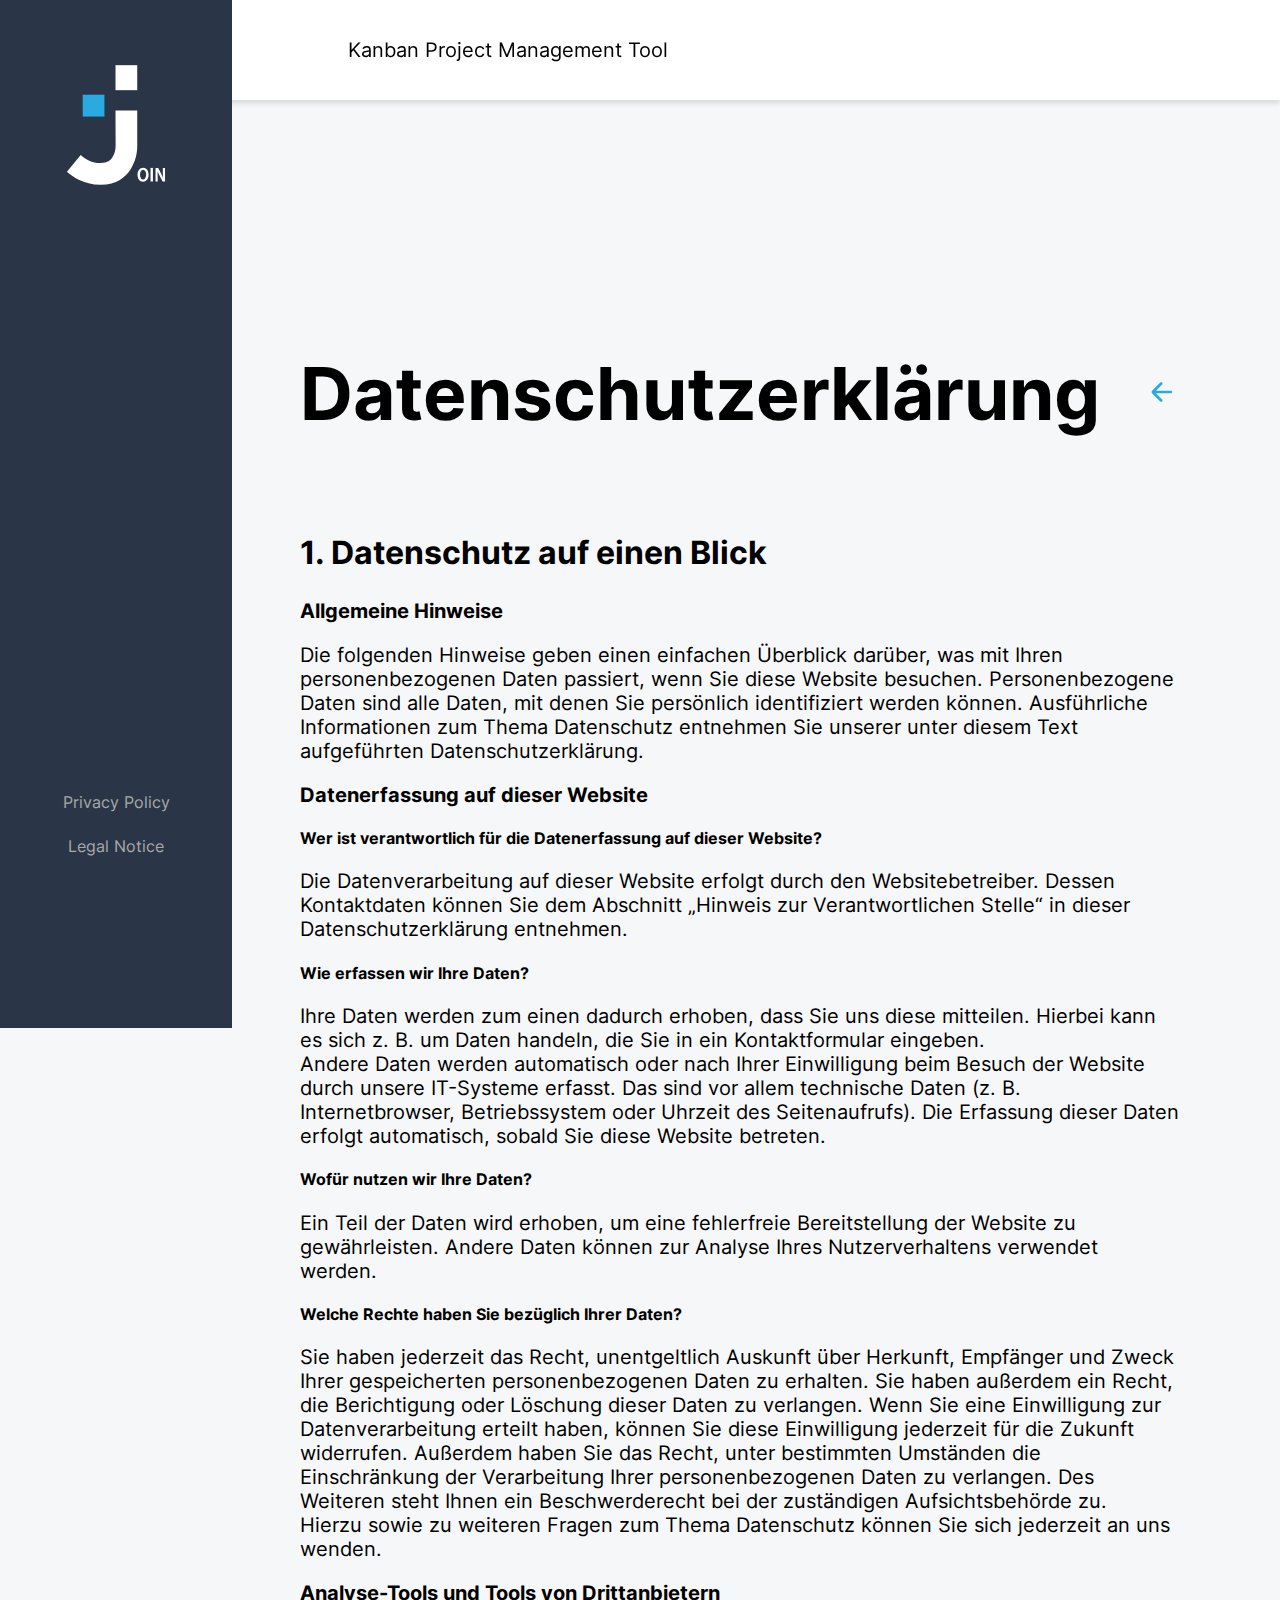
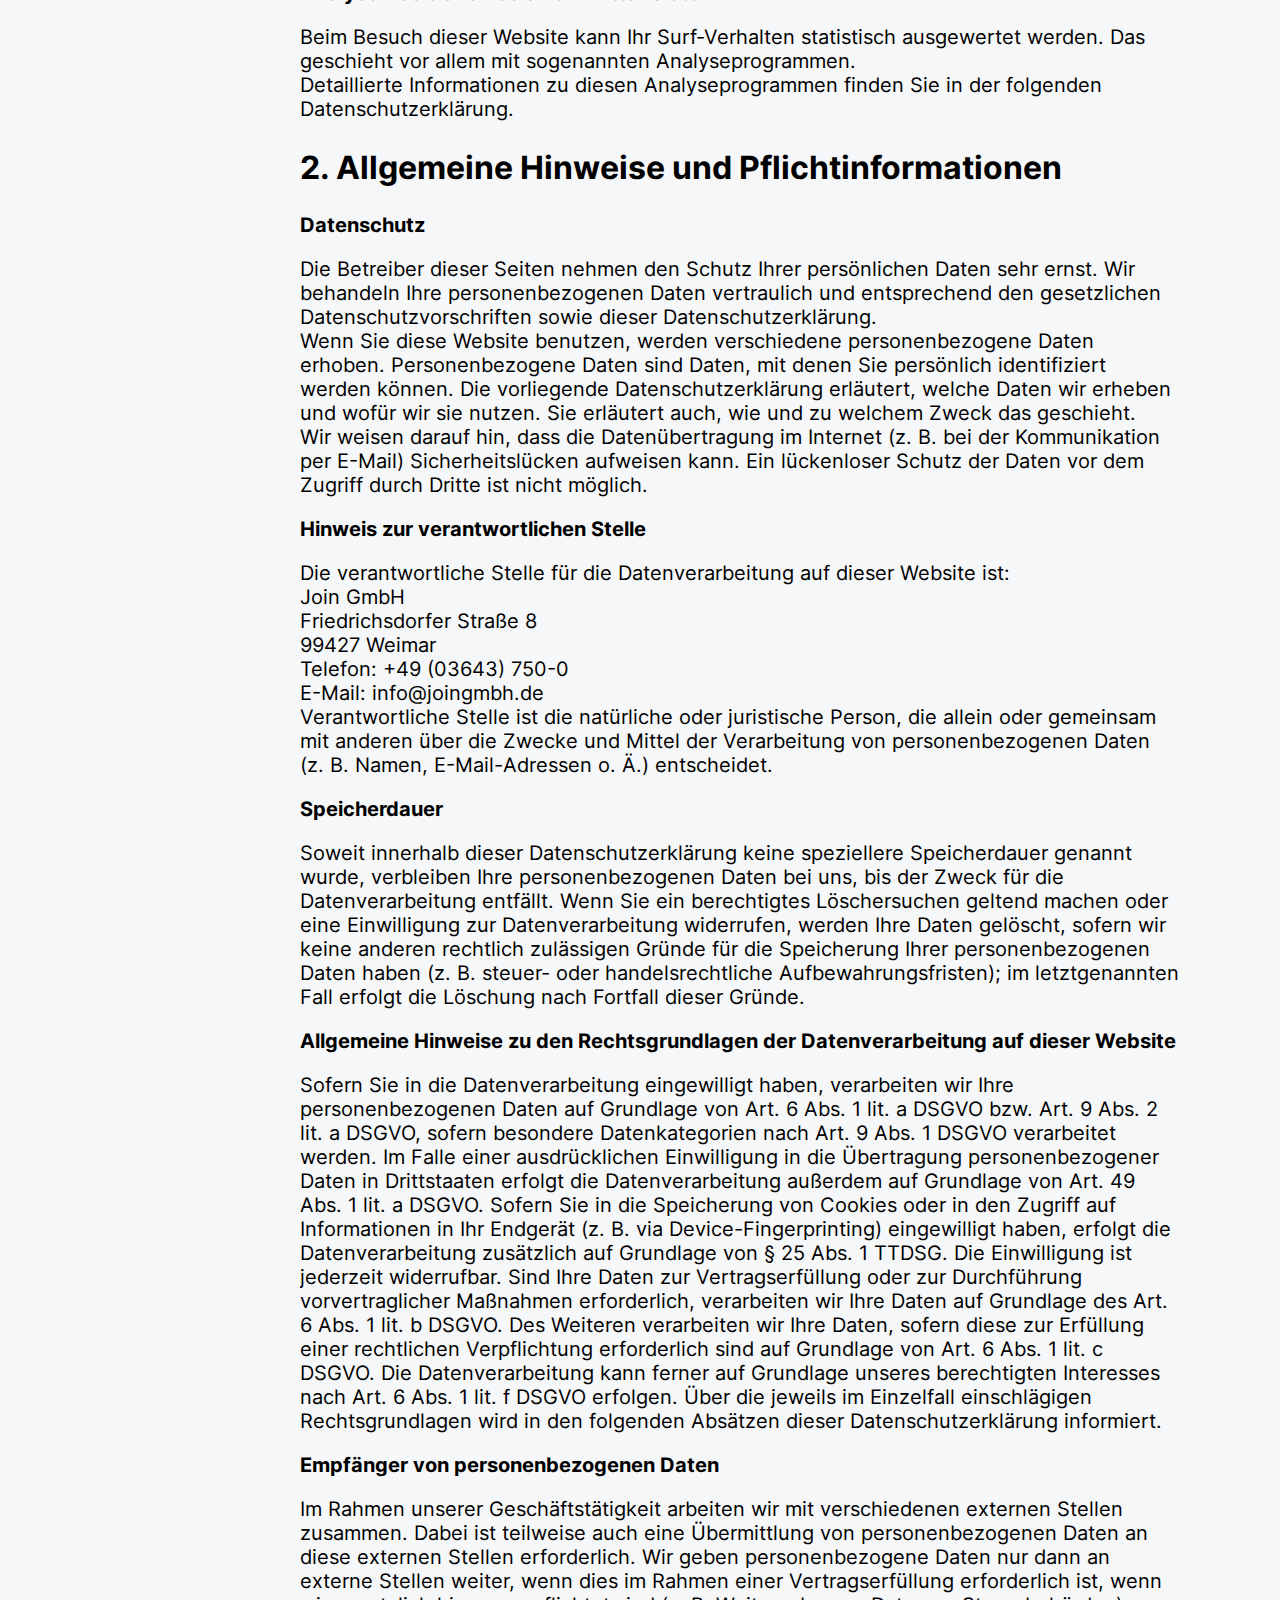
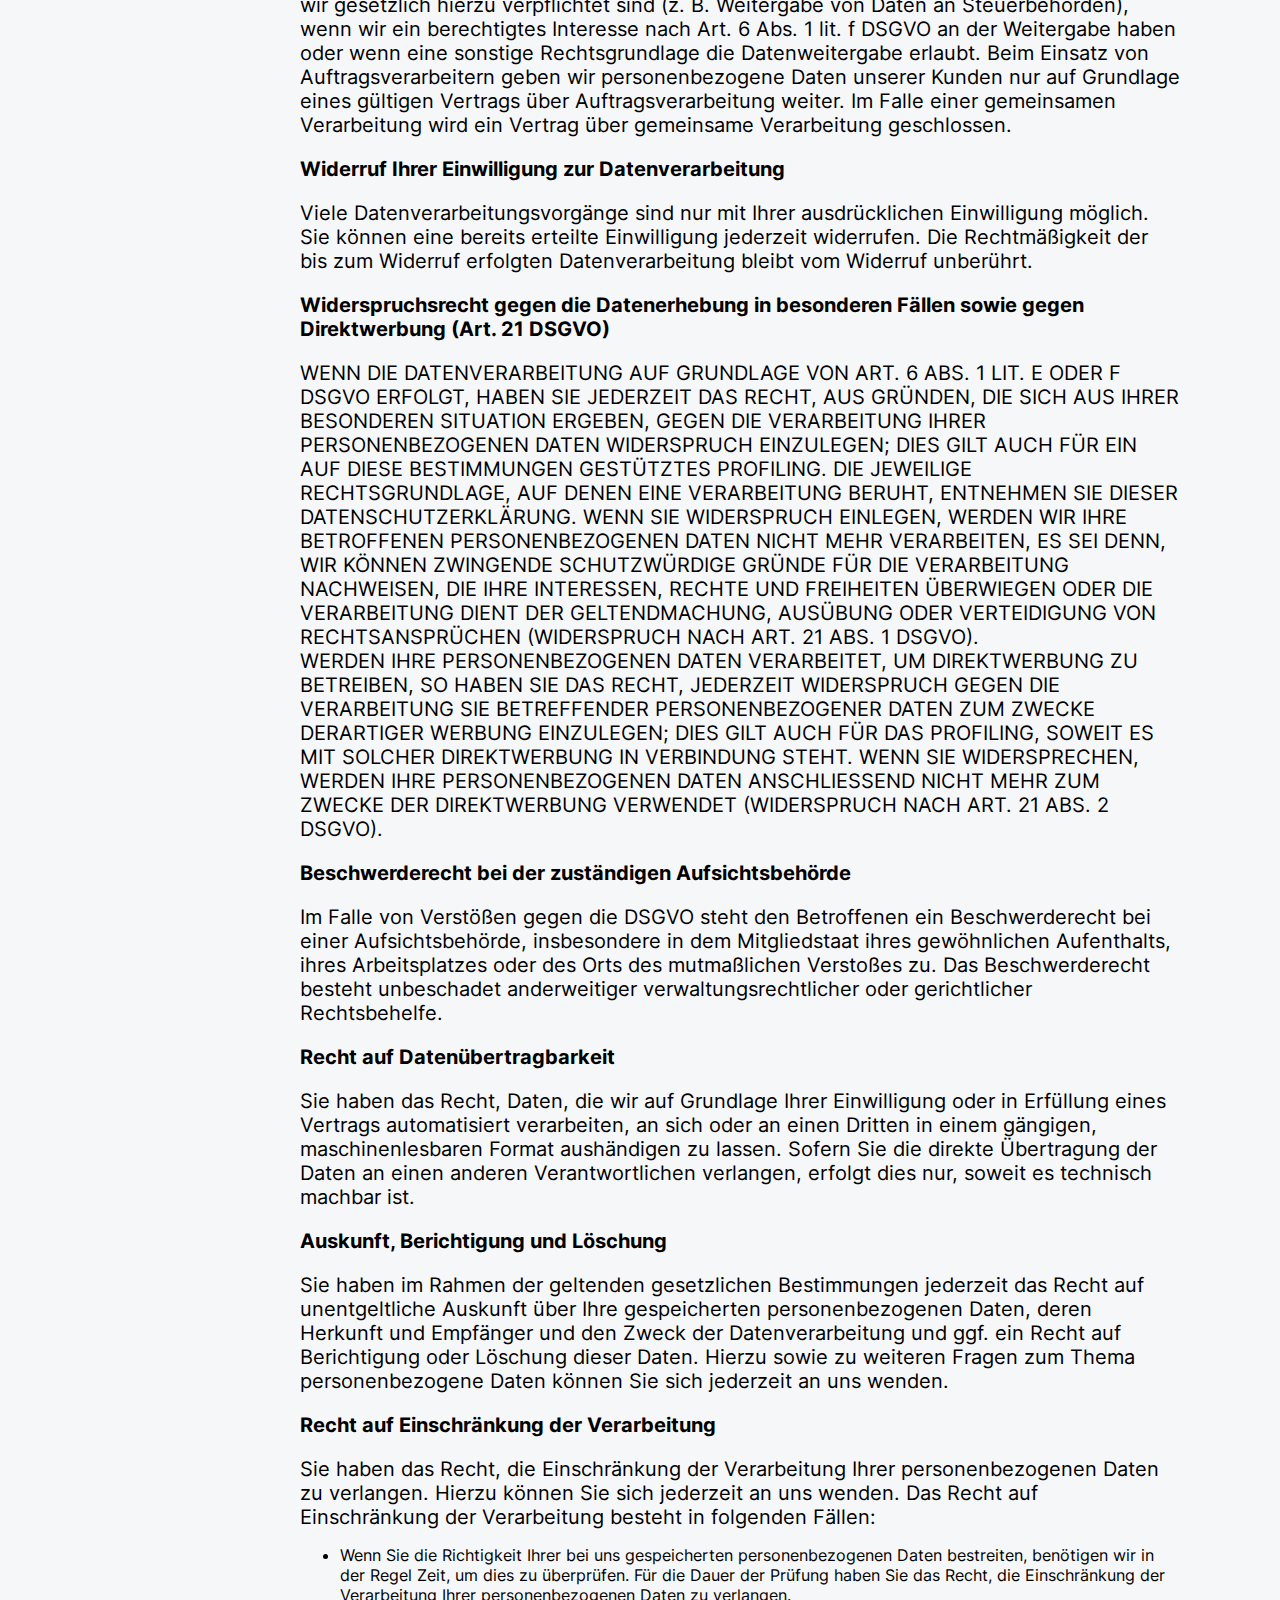
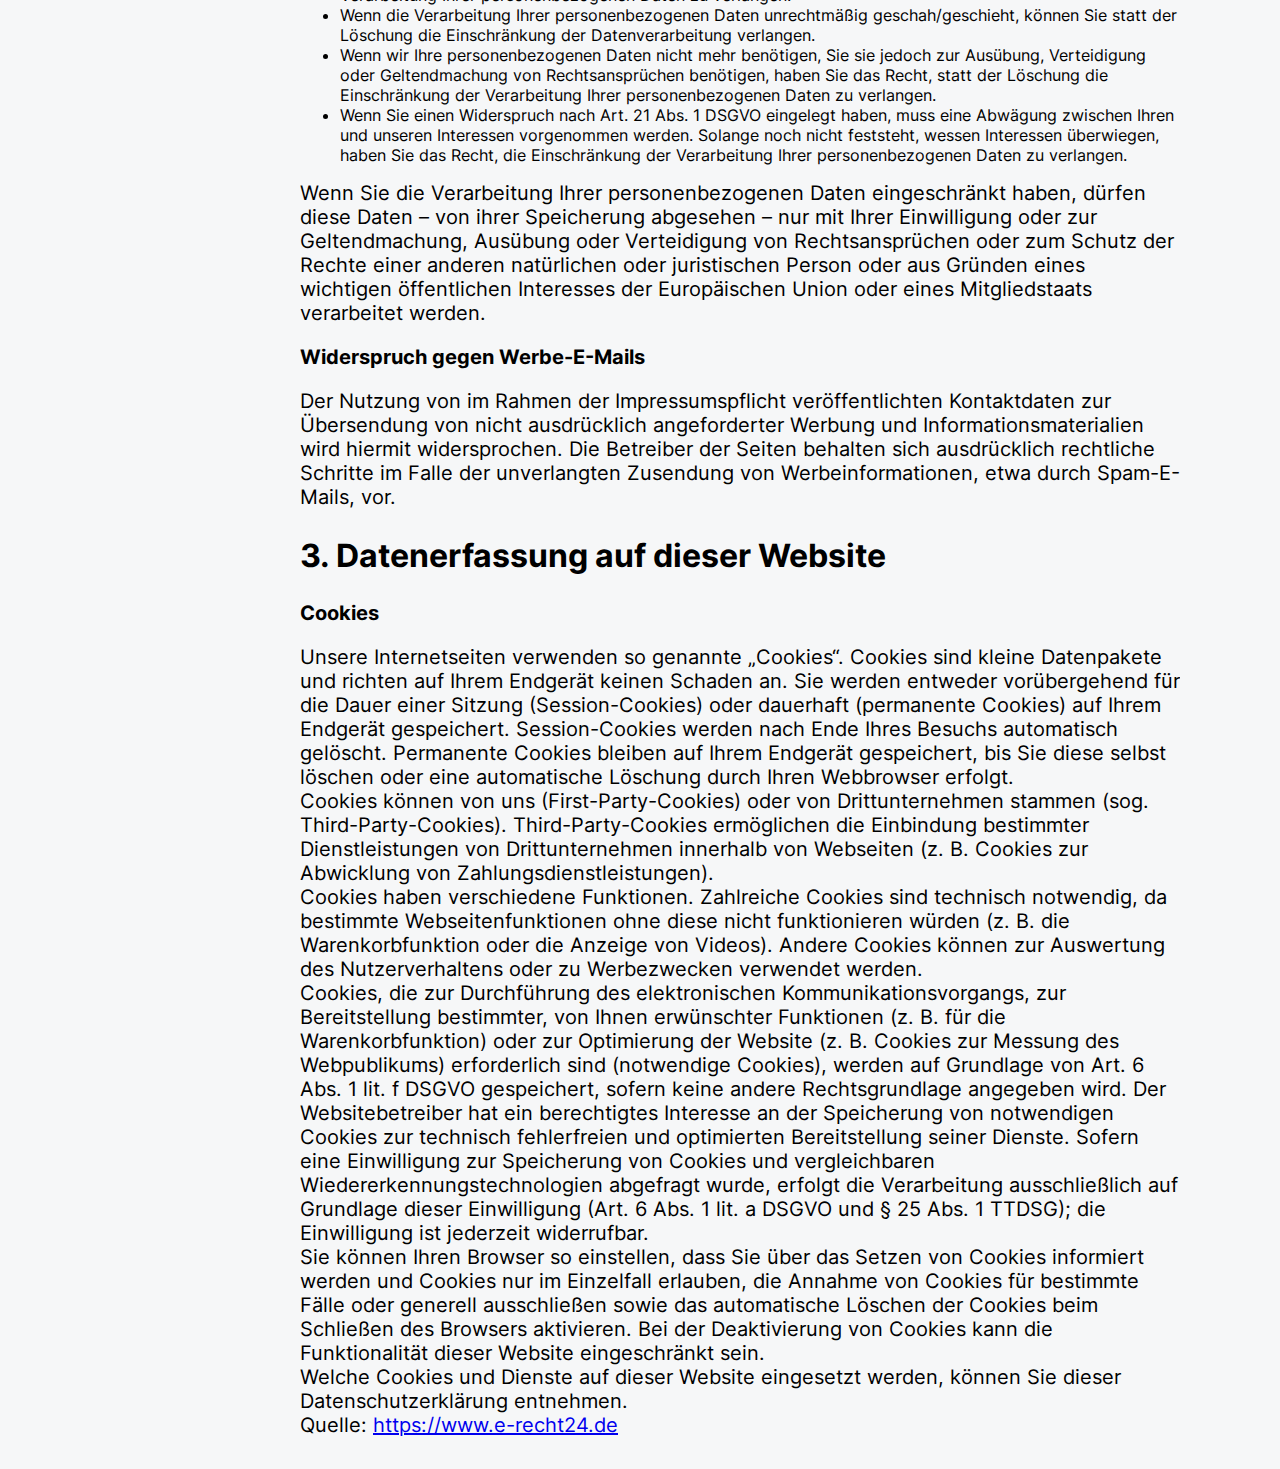
<file: html/privacy_policy_nologin.html>
<!DOCTYPE html>
<html lang="en">

<head>
    <meta charset="UTF-8">
    <meta name="viewport" content="width=device-width, initial-scale=1.0">
    <title>Privacy Policy</title>
    <link rel="icon" href="../img/logo.svg">
    <link rel="stylesheet" href="../css/fonts.css">
    <link rel="stylesheet" href="../css/desktop_template.css">
    <link rel="stylesheet" href="../css/privacy_policy_nologin.css">
    <link rel="stylesheet" href="../css/privacy_policy.css">
</head>

<body>
    
    <header>
        <div class="header-content">
            <img class="d-none" src="../img/logo-dark.png" alt="">
            <p>Kanban Project Management Tool</p>
            <div class="header-icons">
            </div>
        </div>
    </header>

    


    <div class="sidebar">
        <img src="../img/logo.svg" alt="" class="sidebar-logo" />
        <div class="sidebar-menu">
            <a href="#" class="sidebar-links" onclick="goToSummary()" id="link-summary">
                <img src="../img/sidebar_summary.svg" alt="" />Summary
            </a>
            <a href="#" class="sidebar-links" onclick="goToTask()" id="link-task">
                <img src="../img/edit_square.svg" alt="" />Add Task
            </a>
            <a href="#" class="sidebar-links" onclick="goToBoard()" id="link-board">
                <img src="../img/sidebar_board.svg" alt="" />Board
            </a>
            <a href="#" class="sidebar-links" onclick="goToContacts()" id="link-contacts">
                <img src="../img/sidebar_contacts.svg" alt="" />Contacts
            </a>
        </div>
        <div class="sidebar-menu-bottom">
            <a id="link-privacy-policy" onclick="" href="privacy_policy_nologin.html">Privacy Policy</a>
            <a id="link-legal-notice" onclick="" href="legal_notice_nologin.html">Legal Notice</a>
        </div>
    </div>

    <div class="privacy-policy">
        <div class="titleFromPolicy">
            <h1>Datenschutz&shy;erkl&auml;rung</h1>
            <a  class="back" href="../index.html">
                <img class="arrow" src="../img/arrow-left-line.svg" />
            </a>
        </div>
        <div class="official-statement">
            <h2>1. Datenschutz auf einen Blick</h2>
            <h3>Allgemeine Hinweise</h3>
            <p>
                Die folgenden Hinweise geben einen einfachen &Uuml;berblick
                dar&uuml;ber, was mit Ihren personenbezogenen Daten passiert, wenn Sie
                diese Website besuchen. Personenbezogene Daten sind alle Daten, mit
                denen Sie pers&ouml;nlich identifiziert werden k&ouml;nnen.
                Ausf&uuml;hrliche Informationen zum Thema Datenschutz entnehmen Sie
                unserer unter diesem Text aufgef&uuml;hrten Datenschutzerkl&auml;rung.
            </p>
            <h3>Datenerfassung auf dieser Website</h3>
            <h4>
                Wer ist verantwortlich f&uuml;r die Datenerfassung auf dieser Website?
            </h4>
            <p>
                Die Datenverarbeitung auf dieser Website erfolgt durch den
                Websitebetreiber. Dessen Kontaktdaten k&ouml;nnen Sie dem Abschnitt
                &bdquo;Hinweis zur Verantwortlichen Stelle&ldquo; in dieser
                Datenschutzerkl&auml;rung entnehmen.
            </p>
            <h4>Wie erfassen wir Ihre Daten?</h4>
            <p>
                Ihre Daten werden zum einen dadurch erhoben, dass Sie uns diese
                mitteilen. Hierbei kann es sich z.&nbsp;B. um Daten handeln, die Sie
                in ein Kontaktformular eingeben.
            </p>
            <p>
                Andere Daten werden automatisch oder nach Ihrer Einwilligung beim
                Besuch der Website durch unsere IT-Systeme erfasst. Das sind vor allem
                technische Daten (z.&nbsp;B. Internetbrowser, Betriebssystem oder
                Uhrzeit des Seitenaufrufs). Die Erfassung dieser Daten erfolgt
                automatisch, sobald Sie diese Website betreten.
            </p>
            <h4>Wof&uuml;r nutzen wir Ihre Daten?</h4>
            <p>
                Ein Teil der Daten wird erhoben, um eine fehlerfreie Bereitstellung
                der Website zu gew&auml;hrleisten. Andere Daten k&ouml;nnen zur
                Analyse Ihres Nutzerverhaltens verwendet werden.
            </p>
            <h4>Welche Rechte haben Sie bez&uuml;glich Ihrer Daten?</h4>
            <p>
                Sie haben jederzeit das Recht, unentgeltlich Auskunft &uuml;ber
                Herkunft, Empf&auml;nger und Zweck Ihrer gespeicherten
                personenbezogenen Daten zu erhalten. Sie haben au&szlig;erdem ein
                Recht, die Berichtigung oder L&ouml;schung dieser Daten zu verlangen.
                Wenn Sie eine Einwilligung zur Datenverarbeitung erteilt haben,
                k&ouml;nnen Sie diese Einwilligung jederzeit f&uuml;r die Zukunft
                widerrufen. Au&szlig;erdem haben Sie das Recht, unter bestimmten
                Umst&auml;nden die Einschr&auml;nkung der Verarbeitung Ihrer
                personenbezogenen Daten zu verlangen. Des Weiteren steht Ihnen ein
                Beschwerderecht bei der zust&auml;ndigen Aufsichtsbeh&ouml;rde zu.
            </p>
            <p>
                Hierzu sowie zu weiteren Fragen zum Thema Datenschutz k&ouml;nnen Sie
                sich jederzeit an uns wenden.
            </p>
            <h3>Analyse-Tools und Tools von Dritt&shy;anbietern</h3>
            <p>
                Beim Besuch dieser Website kann Ihr Surf-Verhalten statistisch
                ausgewertet werden. Das geschieht vor allem mit sogenannten
                Analyseprogrammen.
            </p>
            <p>
                Detaillierte Informationen zu diesen Analyseprogrammen finden Sie in
                der folgenden Datenschutzerkl&auml;rung.
            </p>
            <h2>2. Allgemeine Hinweise und Pflicht&shy;informationen</h2>
            <h3>Datenschutz</h3>
            <p>
                Die Betreiber dieser Seiten nehmen den Schutz Ihrer pers&ouml;nlichen
                Daten sehr ernst. Wir behandeln Ihre personenbezogenen Daten
                vertraulich und entsprechend den gesetzlichen Datenschutzvorschriften
                sowie dieser Datenschutzerkl&auml;rung.
            </p>
            <p>
                Wenn Sie diese Website benutzen, werden verschiedene personenbezogene
                Daten erhoben. Personenbezogene Daten sind Daten, mit denen Sie
                pers&ouml;nlich identifiziert werden k&ouml;nnen. Die vorliegende
                Datenschutzerkl&auml;rung erl&auml;utert, welche Daten wir erheben und
                wof&uuml;r wir sie nutzen. Sie erl&auml;utert auch, wie und zu welchem
                Zweck das geschieht.
            </p>
            <p>
                Wir weisen darauf hin, dass die Daten&uuml;bertragung im Internet
                (z.&nbsp;B. bei der Kommunikation per E-Mail) Sicherheitsl&uuml;cken
                aufweisen kann. Ein l&uuml;ckenloser Schutz der Daten vor dem Zugriff
                durch Dritte ist nicht m&ouml;glich.
            </p>
            <h3>Hinweis zur verantwortlichen Stelle</h3>
            <p>
                Die verantwortliche Stelle f&uuml;r die Datenverarbeitung auf dieser
                Website ist:
            </p>
            <p>
                Join GmbH<br />
                Friedrichsdorfer Straße 8<br />
                99427 Weimar
            </p>

            <p>
                Telefon: +49 (03643) 750-0<br />
                E-Mail: info@joingmbh.de
            </p>
            <p>
                Verantwortliche Stelle ist die nat&uuml;rliche oder juristische
                Person, die allein oder gemeinsam mit anderen &uuml;ber die Zwecke und
                Mittel der Verarbeitung von personenbezogenen Daten (z.&nbsp;B. Namen,
                E-Mail-Adressen o. &Auml;.) entscheidet.
            </p>

            <h3>Speicherdauer</h3>
            <p>
                Soweit innerhalb dieser Datenschutzerkl&auml;rung keine speziellere
                Speicherdauer genannt wurde, verbleiben Ihre personenbezogenen Daten
                bei uns, bis der Zweck f&uuml;r die Datenverarbeitung entf&auml;llt.
                Wenn Sie ein berechtigtes L&ouml;schersuchen geltend machen oder eine
                Einwilligung zur Datenverarbeitung widerrufen, werden Ihre Daten
                gel&ouml;scht, sofern wir keine anderen rechtlich zul&auml;ssigen
                Gr&uuml;nde f&uuml;r die Speicherung Ihrer personenbezogenen Daten
                haben (z.&nbsp;B. steuer- oder handelsrechtliche
                Aufbewahrungsfristen); im letztgenannten Fall erfolgt die
                L&ouml;schung nach Fortfall dieser Gr&uuml;nde.
            </p>
            <h3>
                Allgemeine Hinweise zu den Rechtsgrundlagen der Datenverarbeitung auf
                dieser Website
            </h3>
            <p>
                Sofern Sie in die Datenverarbeitung eingewilligt haben, verarbeiten
                wir Ihre personenbezogenen Daten auf Grundlage von Art. 6 Abs. 1 lit.
                a DSGVO bzw. Art. 9 Abs. 2 lit. a DSGVO, sofern besondere
                Datenkategorien nach Art. 9 Abs. 1 DSGVO verarbeitet werden. Im Falle
                einer ausdr&uuml;cklichen Einwilligung in die &Uuml;bertragung
                personenbezogener Daten in Drittstaaten erfolgt die Datenverarbeitung
                au&szlig;erdem auf Grundlage von Art. 49 Abs. 1 lit. a DSGVO. Sofern
                Sie in die Speicherung von Cookies oder in den Zugriff auf
                Informationen in Ihr Endger&auml;t (z.&nbsp;B. via
                Device-Fingerprinting) eingewilligt haben, erfolgt die
                Datenverarbeitung zus&auml;tzlich auf Grundlage von &sect; 25 Abs. 1
                TTDSG. Die Einwilligung ist jederzeit widerrufbar. Sind Ihre Daten zur
                Vertragserf&uuml;llung oder zur Durchf&uuml;hrung vorvertraglicher
                Ma&szlig;nahmen erforderlich, verarbeiten wir Ihre Daten auf Grundlage
                des Art. 6 Abs. 1 lit. b DSGVO. Des Weiteren verarbeiten wir Ihre
                Daten, sofern diese zur Erf&uuml;llung einer rechtlichen Verpflichtung
                erforderlich sind auf Grundlage von Art. 6 Abs. 1 lit. c DSGVO. Die
                Datenverarbeitung kann ferner auf Grundlage unseres berechtigten
                Interesses nach Art. 6 Abs. 1 lit. f DSGVO erfolgen. &Uuml;ber die
                jeweils im Einzelfall einschl&auml;gigen Rechtsgrundlagen wird in den
                folgenden Abs&auml;tzen dieser Datenschutzerkl&auml;rung informiert.
            </p>
            <h3>Empfänger von personenbezogenen Daten</h3>
            <p>
                Im Rahmen unserer Gesch&auml;ftst&auml;tigkeit arbeiten wir mit
                verschiedenen externen Stellen zusammen. Dabei ist teilweise auch eine
                &Uuml;bermittlung von personenbezogenen Daten an diese externen
                Stellen erforderlich. Wir geben personenbezogene Daten nur dann an
                externe Stellen weiter, wenn dies im Rahmen einer
                Vertragserf&uuml;llung erforderlich ist, wenn wir gesetzlich hierzu
                verpflichtet sind (z.&nbsp;B. Weitergabe von Daten an
                Steuerbeh&ouml;rden), wenn wir ein berechtigtes Interesse nach Art. 6
                Abs. 1 lit. f DSGVO an der Weitergabe haben oder wenn eine sonstige
                Rechtsgrundlage die Datenweitergabe erlaubt. Beim Einsatz von
                Auftragsverarbeitern geben wir personenbezogene Daten unserer Kunden
                nur auf Grundlage eines g&uuml;ltigen Vertrags &uuml;ber
                Auftragsverarbeitung weiter. Im Falle einer gemeinsamen Verarbeitung
                wird ein Vertrag &uuml;ber gemeinsame Verarbeitung geschlossen.
            </p>
            <h3>Widerruf Ihrer Einwilligung zur Datenverarbeitung</h3>
            <p>
                Viele Datenverarbeitungsvorg&auml;nge sind nur mit Ihrer
                ausdr&uuml;cklichen Einwilligung m&ouml;glich. Sie k&ouml;nnen eine
                bereits erteilte Einwilligung jederzeit widerrufen. Die
                Rechtm&auml;&szlig;igkeit der bis zum Widerruf erfolgten
                Datenverarbeitung bleibt vom Widerruf unber&uuml;hrt.
            </p>
            <h3>
                Widerspruchsrecht gegen die Datenerhebung in besonderen F&auml;llen
                sowie gegen Direktwerbung (Art. 21 DSGVO)
            </h3>
            <p>
                WENN DIE DATENVERARBEITUNG AUF GRUNDLAGE VON ART. 6 ABS. 1 LIT. E ODER
                F DSGVO ERFOLGT, HABEN SIE JEDERZEIT DAS RECHT, AUS GR&Uuml;NDEN, DIE
                SICH AUS IHRER BESONDEREN SITUATION ERGEBEN, GEGEN DIE VERARBEITUNG
                IHRER PERSONENBEZOGENEN DATEN WIDERSPRUCH EINZULEGEN; DIES GILT AUCH
                F&Uuml;R EIN AUF DIESE BESTIMMUNGEN GEST&Uuml;TZTES PROFILING. DIE
                JEWEILIGE RECHTSGRUNDLAGE, AUF DENEN EINE VERARBEITUNG BERUHT,
                ENTNEHMEN SIE DIESER DATENSCHUTZERKL&Auml;RUNG. WENN SIE WIDERSPRUCH
                EINLEGEN, WERDEN WIR IHRE BETROFFENEN PERSONENBEZOGENEN DATEN NICHT
                MEHR VERARBEITEN, ES SEI DENN, WIR K&Ouml;NNEN ZWINGENDE
                SCHUTZW&Uuml;RDIGE GR&Uuml;NDE F&Uuml;R DIE VERARBEITUNG NACHWEISEN,
                DIE IHRE INTERESSEN, RECHTE UND FREIHEITEN &Uuml;BERWIEGEN ODER DIE
                VERARBEITUNG DIENT DER GELTENDMACHUNG, AUS&Uuml;BUNG ODER VERTEIDIGUNG
                VON RECHTSANSPR&Uuml;CHEN (WIDERSPRUCH NACH ART. 21 ABS. 1 DSGVO).
            </p>
            <p>
                WERDEN IHRE PERSONENBEZOGENEN DATEN VERARBEITET, UM DIREKTWERBUNG ZU
                BETREIBEN, SO HABEN SIE DAS RECHT, JEDERZEIT WIDERSPRUCH GEGEN DIE
                VERARBEITUNG SIE BETREFFENDER PERSONENBEZOGENER DATEN ZUM ZWECKE
                DERARTIGER WERBUNG EINZULEGEN; DIES GILT AUCH F&Uuml;R DAS PROFILING,
                SOWEIT ES MIT SOLCHER DIREKTWERBUNG IN VERBINDUNG STEHT. WENN SIE
                WIDERSPRECHEN, WERDEN IHRE PERSONENBEZOGENEN DATEN ANSCHLIESSEND NICHT
                MEHR ZUM ZWECKE DER DIREKTWERBUNG VERWENDET (WIDERSPRUCH NACH ART. 21
                ABS. 2 DSGVO).
            </p>
            <h3>
                Beschwerde&shy;recht bei der zust&auml;ndigen
                Aufsichts&shy;beh&ouml;rde
            </h3>
            <p>
                Im Falle von Verst&ouml;&szlig;en gegen die DSGVO steht den
                Betroffenen ein Beschwerderecht bei einer Aufsichtsbeh&ouml;rde,
                insbesondere in dem Mitgliedstaat ihres gew&ouml;hnlichen Aufenthalts,
                ihres Arbeitsplatzes oder des Orts des mutma&szlig;lichen
                Versto&szlig;es zu. Das Beschwerderecht besteht unbeschadet
                anderweitiger verwaltungsrechtlicher oder gerichtlicher Rechtsbehelfe.
            </p>
            <h3>Recht auf Daten&shy;&uuml;bertrag&shy;barkeit</h3>
            <p>
                Sie haben das Recht, Daten, die wir auf Grundlage Ihrer Einwilligung
                oder in Erf&uuml;llung eines Vertrags automatisiert verarbeiten, an
                sich oder an einen Dritten in einem g&auml;ngigen, maschinenlesbaren
                Format aush&auml;ndigen zu lassen. Sofern Sie die direkte
                &Uuml;bertragung der Daten an einen anderen Verantwortlichen
                verlangen, erfolgt dies nur, soweit es technisch machbar ist.
            </p>
            <h3>Auskunft, Berichtigung und L&ouml;schung</h3>
            <p>
                Sie haben im Rahmen der geltenden gesetzlichen Bestimmungen jederzeit
                das Recht auf unentgeltliche Auskunft &uuml;ber Ihre gespeicherten
                personenbezogenen Daten, deren Herkunft und Empf&auml;nger und den
                Zweck der Datenverarbeitung und ggf. ein Recht auf Berichtigung oder
                L&ouml;schung dieser Daten. Hierzu sowie zu weiteren Fragen zum Thema
                personenbezogene Daten k&ouml;nnen Sie sich jederzeit an uns wenden.
            </p>
            <h3>Recht auf Einschr&auml;nkung der Verarbeitung</h3>
            <p>
                Sie haben das Recht, die Einschr&auml;nkung der Verarbeitung Ihrer
                personenbezogenen Daten zu verlangen. Hierzu k&ouml;nnen Sie sich
                jederzeit an uns wenden. Das Recht auf Einschr&auml;nkung der
                Verarbeitung besteht in folgenden F&auml;llen:
            </p>
            <ul>
                <li>
                    Wenn Sie die Richtigkeit Ihrer bei uns gespeicherten
                    personenbezogenen Daten bestreiten, ben&ouml;tigen wir in der Regel
                    Zeit, um dies zu &uuml;berpr&uuml;fen. F&uuml;r die Dauer der
                    Pr&uuml;fung haben Sie das Recht, die Einschr&auml;nkung der
                    Verarbeitung Ihrer personenbezogenen Daten zu verlangen.
                </li>
                <li>
                    Wenn die Verarbeitung Ihrer personenbezogenen Daten
                    unrechtm&auml;&szlig;ig geschah/geschieht, k&ouml;nnen Sie statt der
                    L&ouml;schung die Einschr&auml;nkung der Datenverarbeitung
                    verlangen.
                </li>
                <li>
                    Wenn wir Ihre personenbezogenen Daten nicht mehr ben&ouml;tigen, Sie
                    sie jedoch zur Aus&uuml;bung, Verteidigung oder Geltendmachung von
                    Rechtsanspr&uuml;chen ben&ouml;tigen, haben Sie das Recht, statt der
                    L&ouml;schung die Einschr&auml;nkung der Verarbeitung Ihrer
                    personenbezogenen Daten zu verlangen.
                </li>
                <li>
                    Wenn Sie einen Widerspruch nach Art. 21 Abs. 1 DSGVO eingelegt
                    haben, muss eine Abw&auml;gung zwischen Ihren und unseren Interessen
                    vorgenommen werden. Solange noch nicht feststeht, wessen Interessen
                    &uuml;berwiegen, haben Sie das Recht, die Einschr&auml;nkung der
                    Verarbeitung Ihrer personenbezogenen Daten zu verlangen.
                </li>
            </ul>
            <p>
                Wenn Sie die Verarbeitung Ihrer personenbezogenen Daten
                eingeschr&auml;nkt haben, d&uuml;rfen diese Daten &ndash; von ihrer
                Speicherung abgesehen &ndash; nur mit Ihrer Einwilligung oder zur
                Geltendmachung, Aus&uuml;bung oder Verteidigung von
                Rechtsanspr&uuml;chen oder zum Schutz der Rechte einer anderen
                nat&uuml;rlichen oder juristischen Person oder aus Gr&uuml;nden eines
                wichtigen &ouml;ffentlichen Interesses der Europ&auml;ischen Union
                oder eines Mitgliedstaats verarbeitet werden.
            </p>
            <h3>Widerspruch gegen Werbe-E-Mails</h3>
            <p>
                Der Nutzung von im Rahmen der Impressumspflicht ver&ouml;ffentlichten
                Kontaktdaten zur &Uuml;bersendung von nicht ausdr&uuml;cklich
                angeforderter Werbung und Informationsmaterialien wird hiermit
                widersprochen. Die Betreiber der Seiten behalten sich
                ausdr&uuml;cklich rechtliche Schritte im Falle der unverlangten
                Zusendung von Werbeinformationen, etwa durch Spam-E-Mails, vor.
            </p>
            <h2>3. Datenerfassung auf dieser Website</h2>
            <h3>Cookies</h3>
            <p>
                Unsere Internetseiten verwenden so genannte &bdquo;Cookies&ldquo;.
                Cookies sind kleine Datenpakete und richten auf Ihrem Endger&auml;t
                keinen Schaden an. Sie werden entweder vor&uuml;bergehend f&uuml;r die
                Dauer einer Sitzung (Session-Cookies) oder dauerhaft (permanente
                Cookies) auf Ihrem Endger&auml;t gespeichert. Session-Cookies werden
                nach Ende Ihres Besuchs automatisch gel&ouml;scht. Permanente Cookies
                bleiben auf Ihrem Endger&auml;t gespeichert, bis Sie diese selbst
                l&ouml;schen oder eine automatische L&ouml;schung durch Ihren
                Webbrowser erfolgt.
            </p>
            <p>
                Cookies k&ouml;nnen von uns (First-Party-Cookies) oder von
                Drittunternehmen stammen (sog. Third-Party-Cookies).
                Third-Party-Cookies erm&ouml;glichen die Einbindung bestimmter
                Dienstleistungen von Drittunternehmen innerhalb von Webseiten
                (z.&nbsp;B. Cookies zur Abwicklung von Zahlungsdienstleistungen).
            </p>
            <p>
                Cookies haben verschiedene Funktionen. Zahlreiche Cookies sind
                technisch notwendig, da bestimmte Webseitenfunktionen ohne diese nicht
                funktionieren w&uuml;rden (z.&nbsp;B. die Warenkorbfunktion oder die
                Anzeige von Videos). Andere Cookies k&ouml;nnen zur Auswertung des
                Nutzerverhaltens oder zu Werbezwecken verwendet werden.
            </p>
            <p>
                Cookies, die zur Durchf&uuml;hrung des elektronischen
                Kommunikationsvorgangs, zur Bereitstellung bestimmter, von Ihnen
                erw&uuml;nschter Funktionen (z.&nbsp;B. f&uuml;r die
                Warenkorbfunktion) oder zur Optimierung der Website (z.&nbsp;B.
                Cookies zur Messung des Webpublikums) erforderlich sind (notwendige
                Cookies), werden auf Grundlage von Art. 6 Abs. 1 lit. f DSGVO
                gespeichert, sofern keine andere Rechtsgrundlage angegeben wird. Der
                Websitebetreiber hat ein berechtigtes Interesse an der Speicherung von
                notwendigen Cookies zur technisch fehlerfreien und optimierten
                Bereitstellung seiner Dienste. Sofern eine Einwilligung zur
                Speicherung von Cookies und vergleichbaren
                Wiedererkennungstechnologien abgefragt wurde, erfolgt die Verarbeitung
                ausschlie&szlig;lich auf Grundlage dieser Einwilligung (Art. 6 Abs. 1
                lit. a DSGVO und &sect; 25 Abs. 1 TTDSG); die Einwilligung ist
                jederzeit widerrufbar.
            </p>
            <p>
                Sie k&ouml;nnen Ihren Browser so einstellen, dass Sie &uuml;ber das
                Setzen von Cookies informiert werden und Cookies nur im Einzelfall
                erlauben, die Annahme von Cookies f&uuml;r bestimmte F&auml;lle oder
                generell ausschlie&szlig;en sowie das automatische L&ouml;schen der
                Cookies beim Schlie&szlig;en des Browsers aktivieren. Bei der
                Deaktivierung von Cookies kann die Funktionalit&auml;t dieser Website
                eingeschr&auml;nkt sein.
            </p>
            <p>
                Welche Cookies und Dienste auf dieser Website eingesetzt werden,
                k&ouml;nnen Sie dieser Datenschutzerkl&auml;rung entnehmen.
            </p>
            <p>
                Quelle:
                <a href="https://www.e-recht24.de">https://www.e-recht24.de</a>
            </p>
        </div>
    </div>
    </div>
    </div>


</body>

</html>
</file>
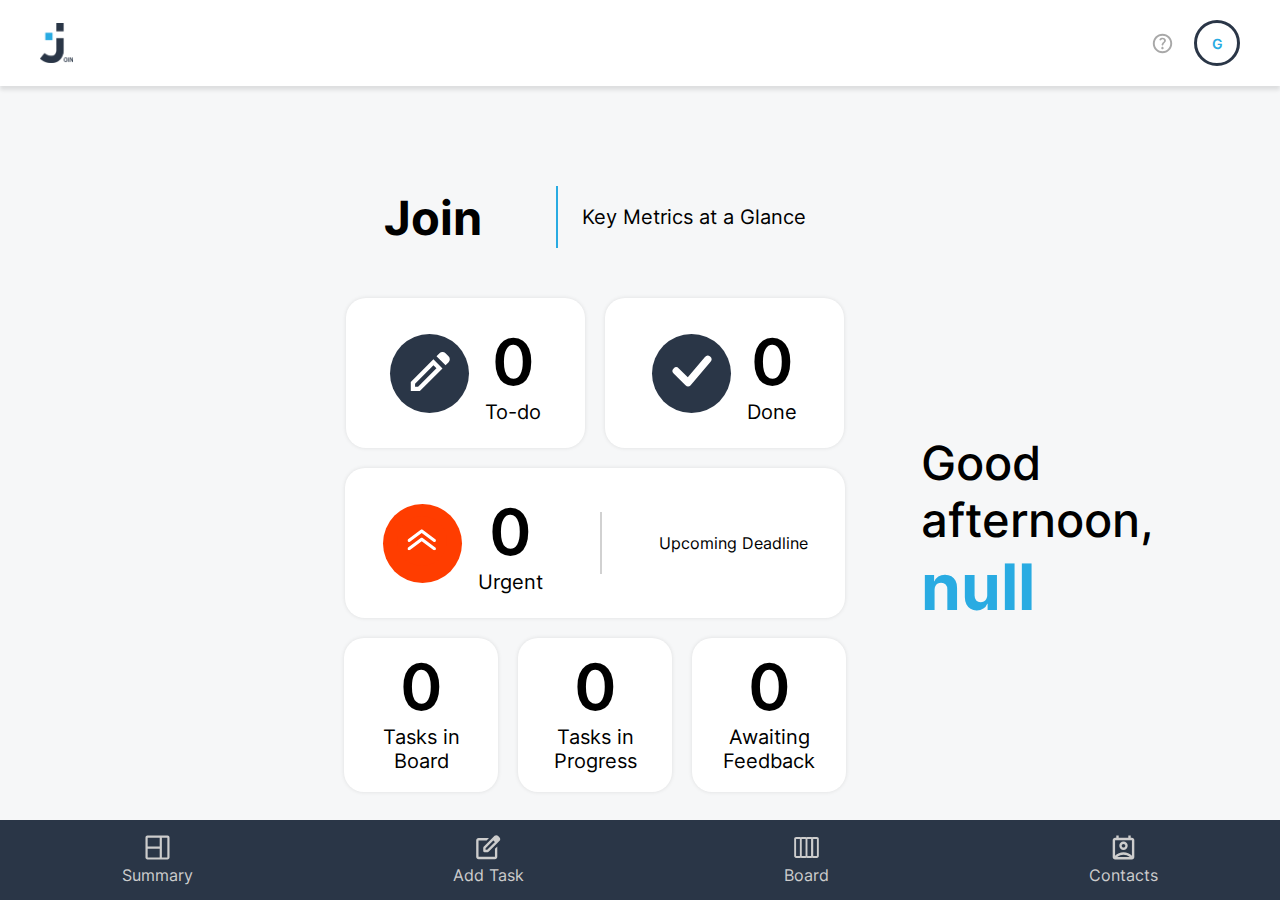
<file: html/summary.html>
<!DOCTYPE html>
<html lang="en">
<head>
    <meta charset="UTF-8">
    <meta name="viewport" content="width=device-width, initial-scale=1.0">
    <title>Summary</title>
    <link rel="icon" href="../img/logo.svg">
    <link rel="stylesheet" href="../css/fonts.css">
    <link rel="stylesheet" href="../css/summary.css">
    <link rel="stylesheet" href="../css/board.css">
    <link rel="stylesheet" href="../css/desktop_template.css">
    <link rel="stylesheet" href="../css/contacts.css">
    <link rel="stylesheet" href="../css/privacy_policy.css">

    <script src="../script.js"></script>
    <script src="../js/getHTML.js"></script>
    <script src="../js/summary.js"></script>
    <script src="../js/board.js"></script>
    <script src="../js/board_layer.js"></script>
    <script src="../js/board_edit_layer.js"></script>
    <script src="../js/add_task.js"></script>
    <script src="../js/add_task_subtasks.js"></script>
    <script src="../js/add_task_contacts.js"></script>
    <script src="../js/contacts.js"></script>

</head>
<body onload="summaryInit()">
  <script src="../js/privacy_policy.js"></script>

    <header>
      <div class="header-content">
        <img onclick="goToSummary()" style="cursor: pointer" class="d-none" src="../img/logo-dark.png" alt="">
          <p>Kanban Project Management Tool</p>
          <div class="header-icons">
              <img onclick="goToHelp()" class="header-help" src="../img/help.svg" alt="questionmark" />
              <div id="user-logo" onclick="toggleMenu()" class="header-user-name"></div>
          </div>
      </div>
  </header>

  <div class="user-content" id="user-content">
    <a onclick="goToLegalNotice()" href="#">Legal Notice</a>
    <a onclick="goToPrivacyPolicy()"href="#">Privacy Policy</a>
    <a onclick="logOut()" href="../index.html">Log Out</a>
</div>


    <div class="sidebar">
        <img src="../img/logo.svg" alt="" class="sidebar-logo" />
        <div class="sidebar-menu">
            <a href="#" class="sidebar-links" onclick="goToSummary()" id="link-summary">
                <img src="../img/sidebar_summary.svg" alt="" />Summary
            </a>
            <a href="#" class="sidebar-links" onclick="goToTask()" id="link-task">
                <img src="../img/edit_square.svg" alt="" />Add Task
            </a>
            <a href="#" class="sidebar-links" onclick="goToBoard()" id="link-board">
                <img src="../img/sidebar_board.svg" alt="" />Board
            </a>
            <a href="#" class="sidebar-links" onclick="goToContacts()" id="link-contacts">
                <img src="../img/sidebar_contacts.svg" alt="" />Contacts
            </a>
        </div>
        <div class="sidebar-menu-bottom">
            <a id="link-privacy-policy" onclick="goToPrivacyPolicy()" href="#">Privacy Policy</a>
            <a id="link-legal-notice" onclick="goToLegalNotice()" href="#">Legal Notice</a>
        </div>
    </div>

    <div class="summary-main-container">
      <div id="animationScreen" class="animation-screen"></div>
        <div class="summary-card-container">
          <div class="headline-summary">
            <div class="summary-title-container">
              <h1 class="title-contact">Join</h1>
              <div class="seperator"></div>
              <p>Key Metrics at a Glance</p>
              <div class="mobile-seperator"></div>
            </div>
          </div>
          <div class="summary-card-medium-container">
            <a onclick="goToBoard()" href="#" class="summary-card">
              <div class="icon-container">
                <div class="summary-icons-container">
                  <img class="summary-icons" src="../img/edit-summary.svg" />
                </div>
                <div class="text-container">
                  <span class="number-container" id="toDoCount"></span>
                  
                  <span>To-do</span>
                </div>
              </div>
            </a>
            <a onclick="goToBoard()" href="#" class="summary-card">
              <div class="icon-container">
                <div class="summary-icons-container">
                  <img class="summary-icons" src="../img/click.svg" />
                </div>
                <div class="text-container">
                  <span class="number-container" id="doneCount"></span>
                  
                  <span>Done</span>
                </div>
              </div>
            </a>
          </div>
          <div class="summary-card-big-container">
            <a onclick="goToBoard()" href="#" class="summary-card-big">
              <div class="icon-container">
                <div class="big-card-icons">
                  <img class="summary-icons-urgent" src="../img/urgent.svg" />
                </div>
                <div class="text-container">
                  <span class="number-container" id="urgentCount"></span>
                  
                  <span>Urgent</span>
                </div>
              </div>
              <div class="seperator-big-card"></div>
              <div class="text-container-big-card">
                <span class="date-text" id="upcomingDate">git pull

                </span>
                <span class="deadline-text">Upcoming Deadline</span>
              </div>
            </a>
          </div>
          <div class="summary-card-small-container">

            <a onclick="goToBoard()" href="#" class="summary-card-small">
              <div>
                <div class="text-container">
                  <span class="number-container" id="allTasks"></span>
                  
                  <span class="text">Tasks in Board</span>
                </div>
              </div>
            </a>

            <a onclick="goToBoard()" href="#" class="summary-card-small">
              <div>
                <div class="text-container">
                  <span class="number-container" id="inProgressCount"></span>
                  
                  <span class="text">Tasks in Progress</span>
                </div>
              </div>
            </a>

            <a onclick="goToBoard()" href="#" class="summary-card-small">
              <div>
                <div class="text-container">
                  <span class="number-container" id="awaitFeedbackCount"></span>
                  
                  <span class="text">Awaiting Feedback</span>
                </div>
              </div>
            </a>
          </div>
        </div>
        <div class="greeting-container" id="greeting-container">
          <span class="greet-text"></span>
          <span class="greet-user-name"></span>
        </div>
      </div>
</body>
</html>
</file>
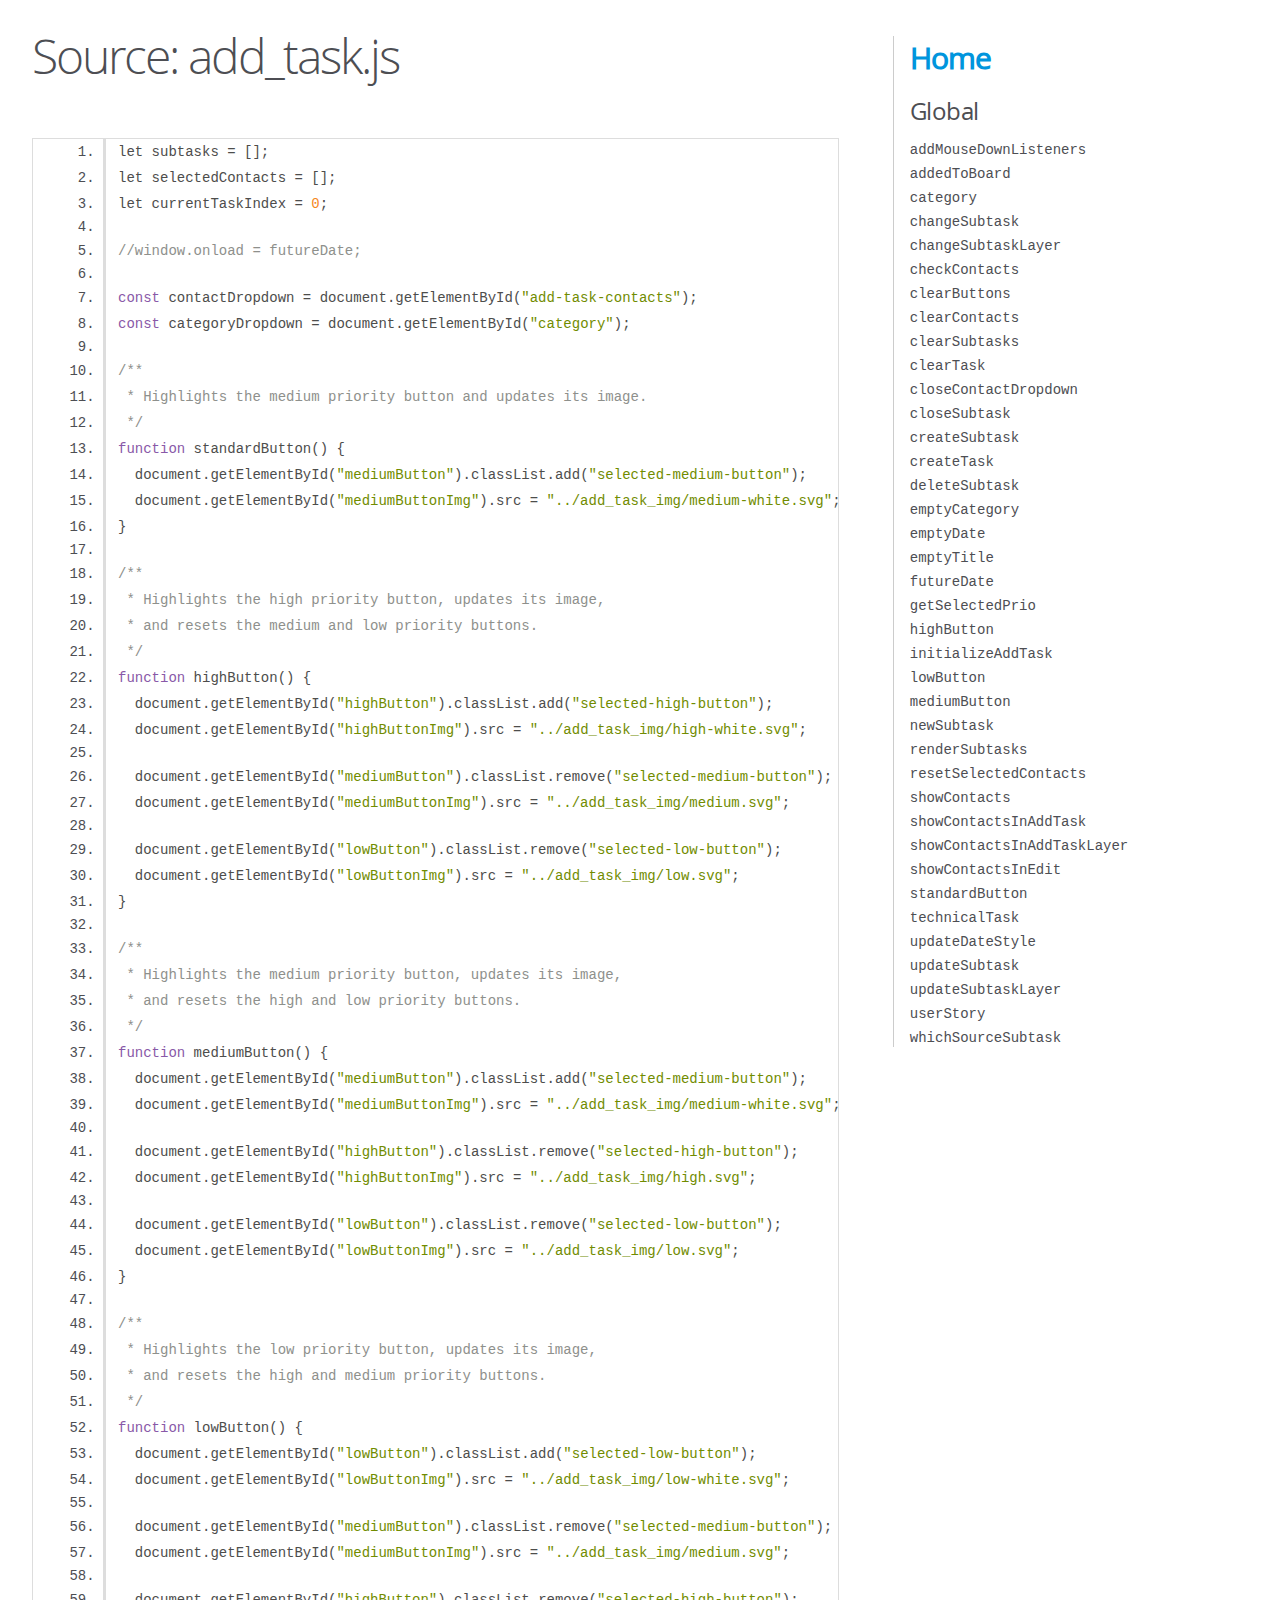
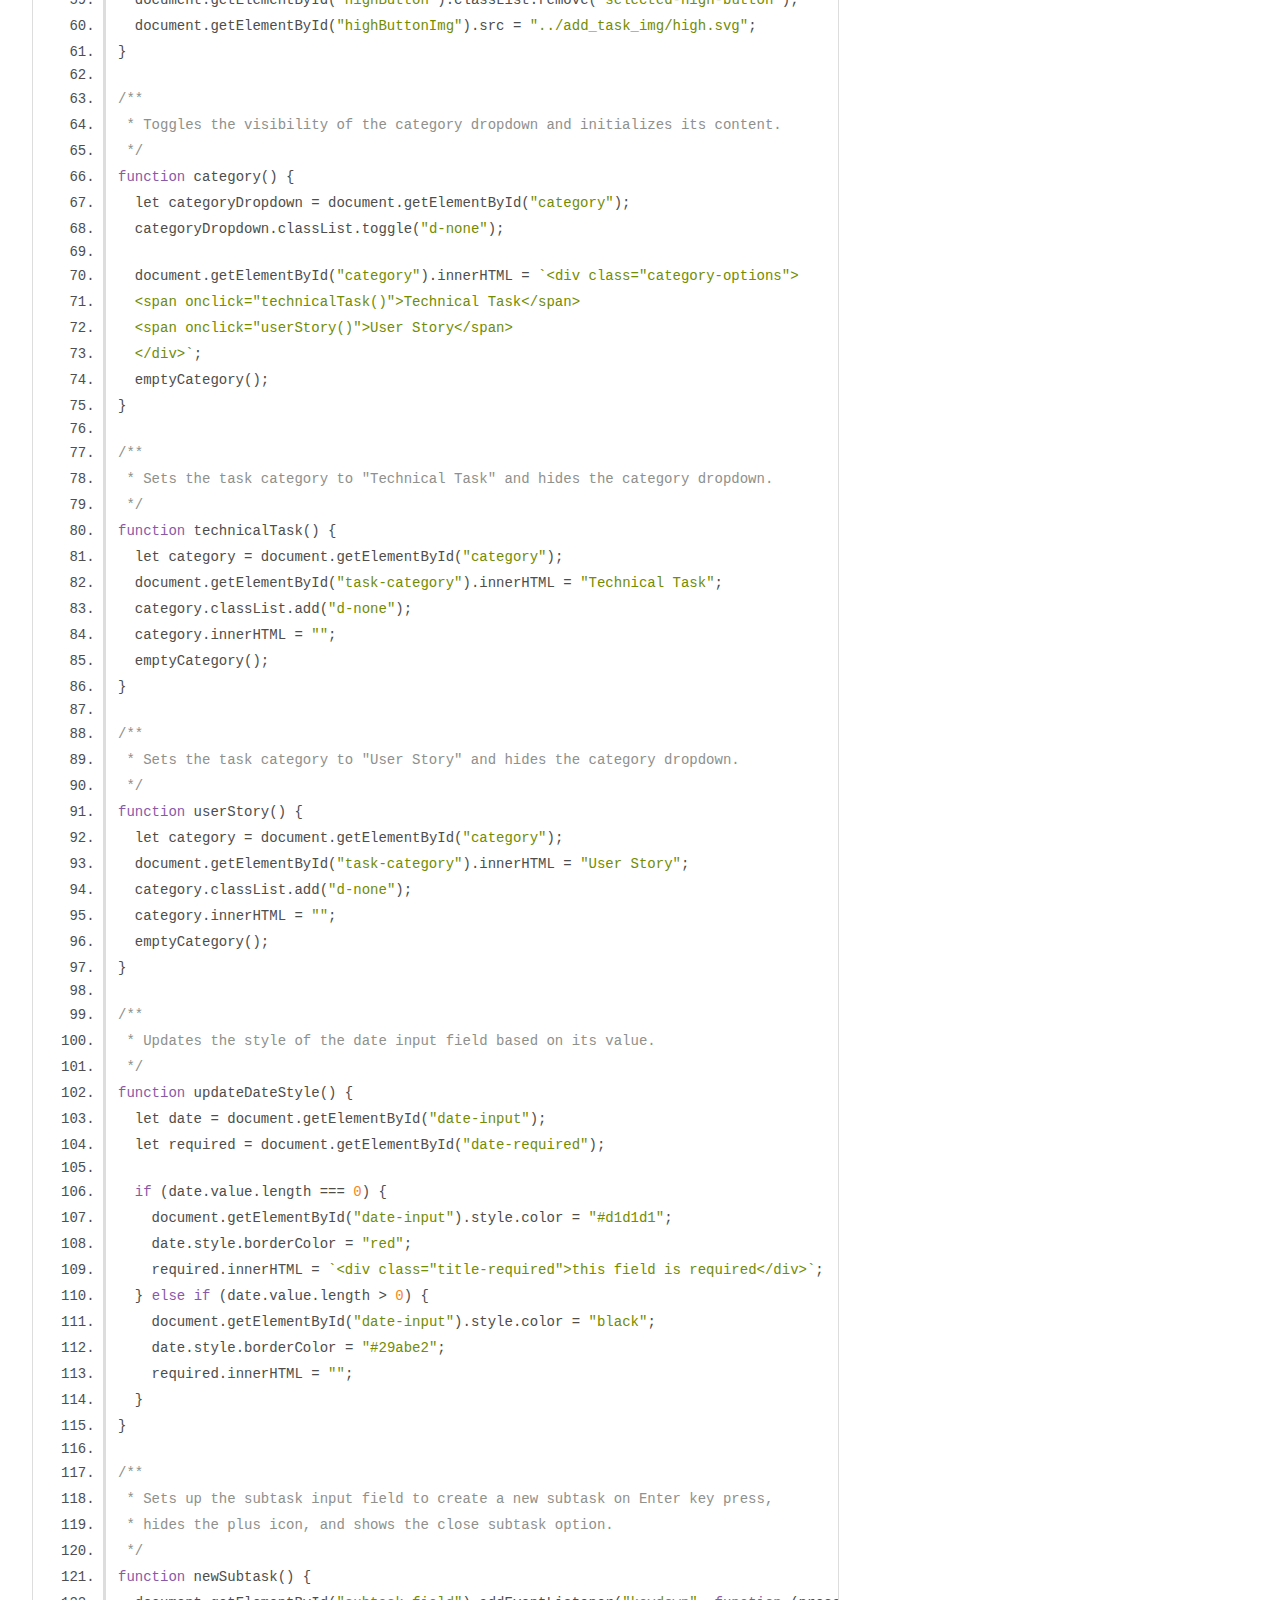
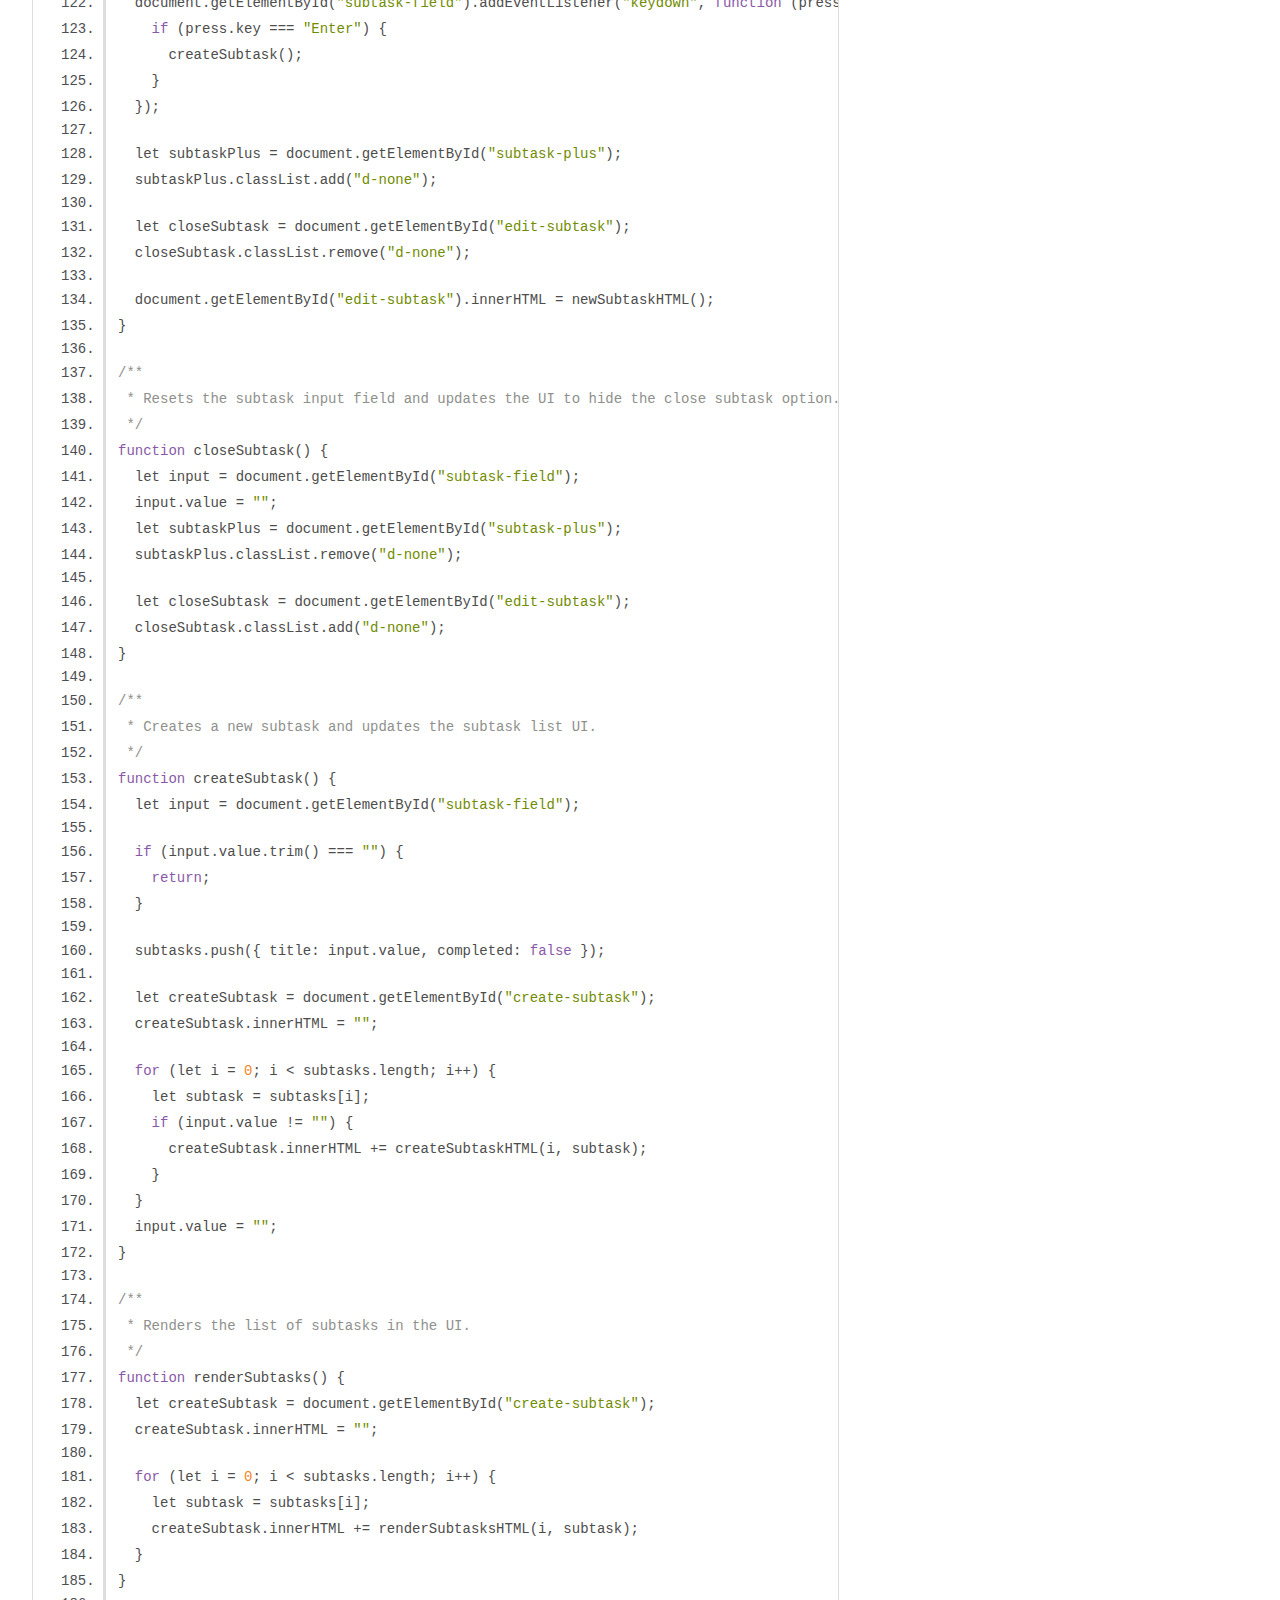
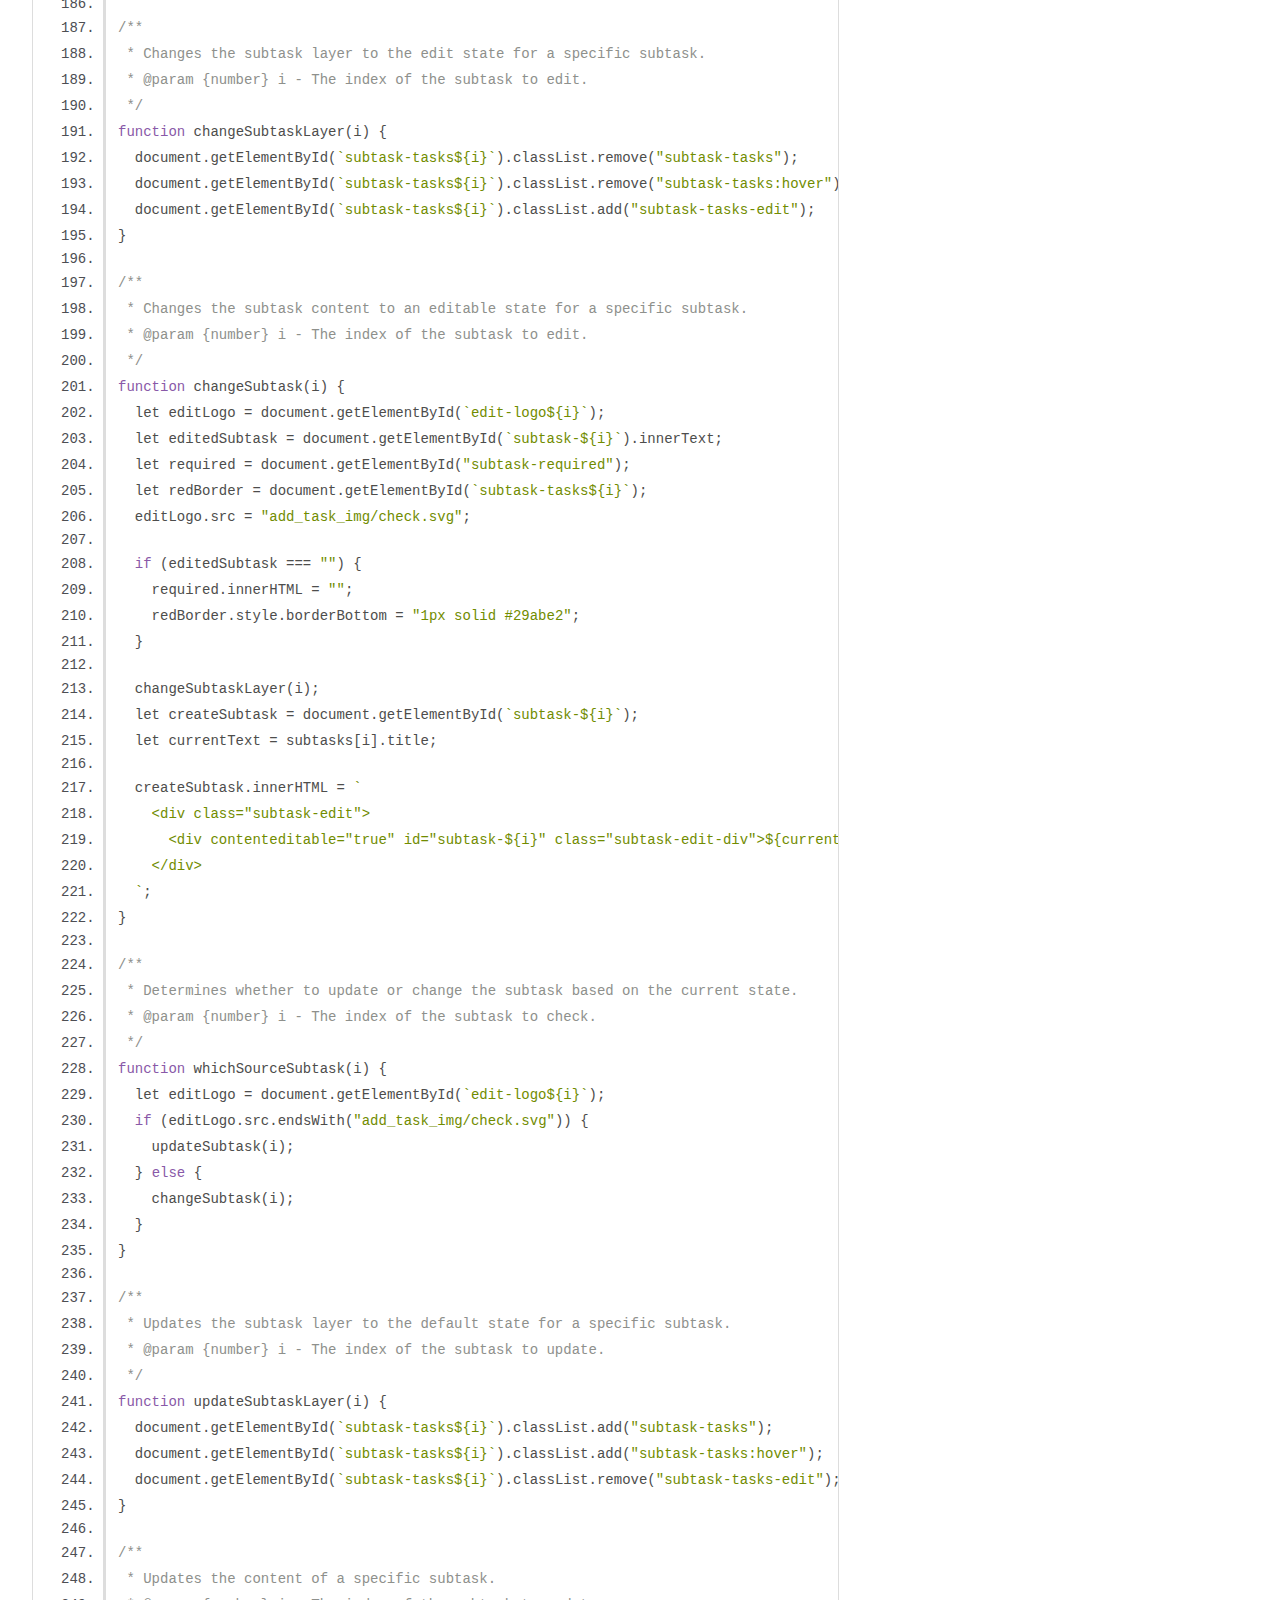
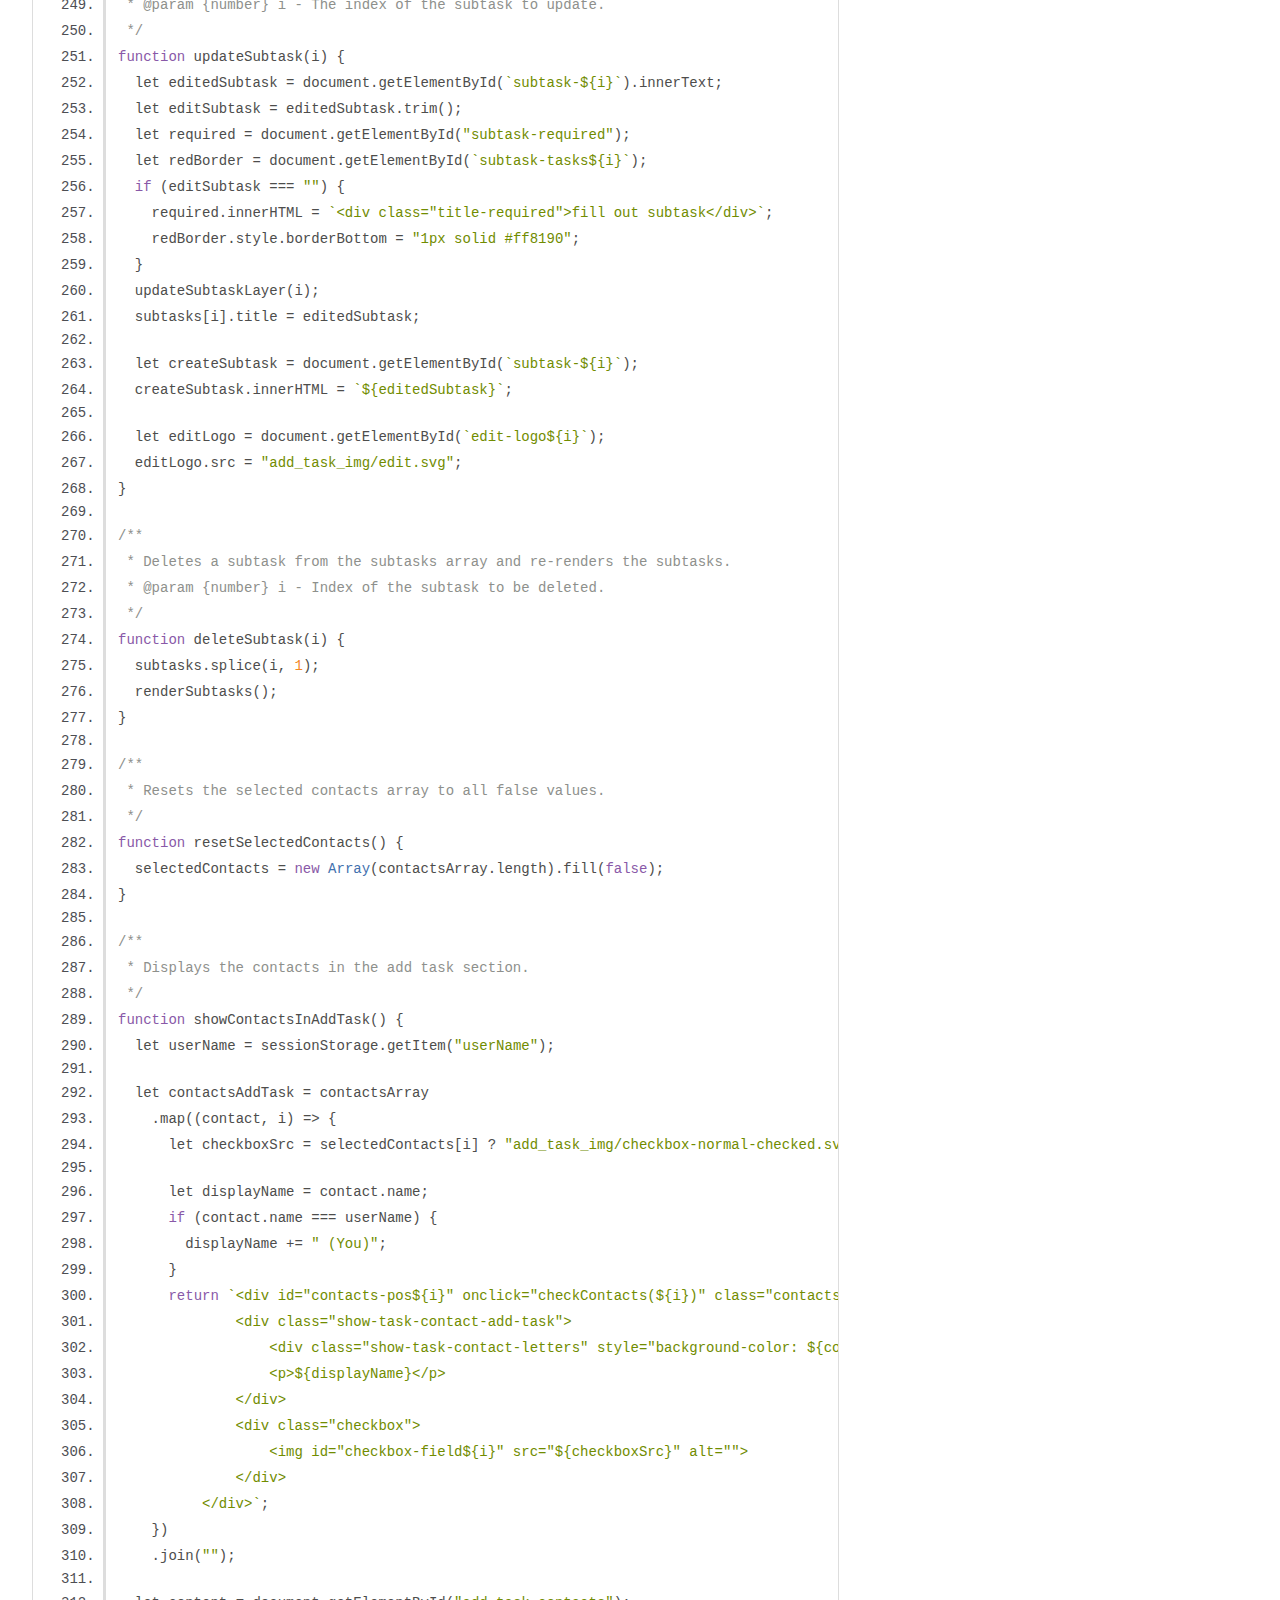
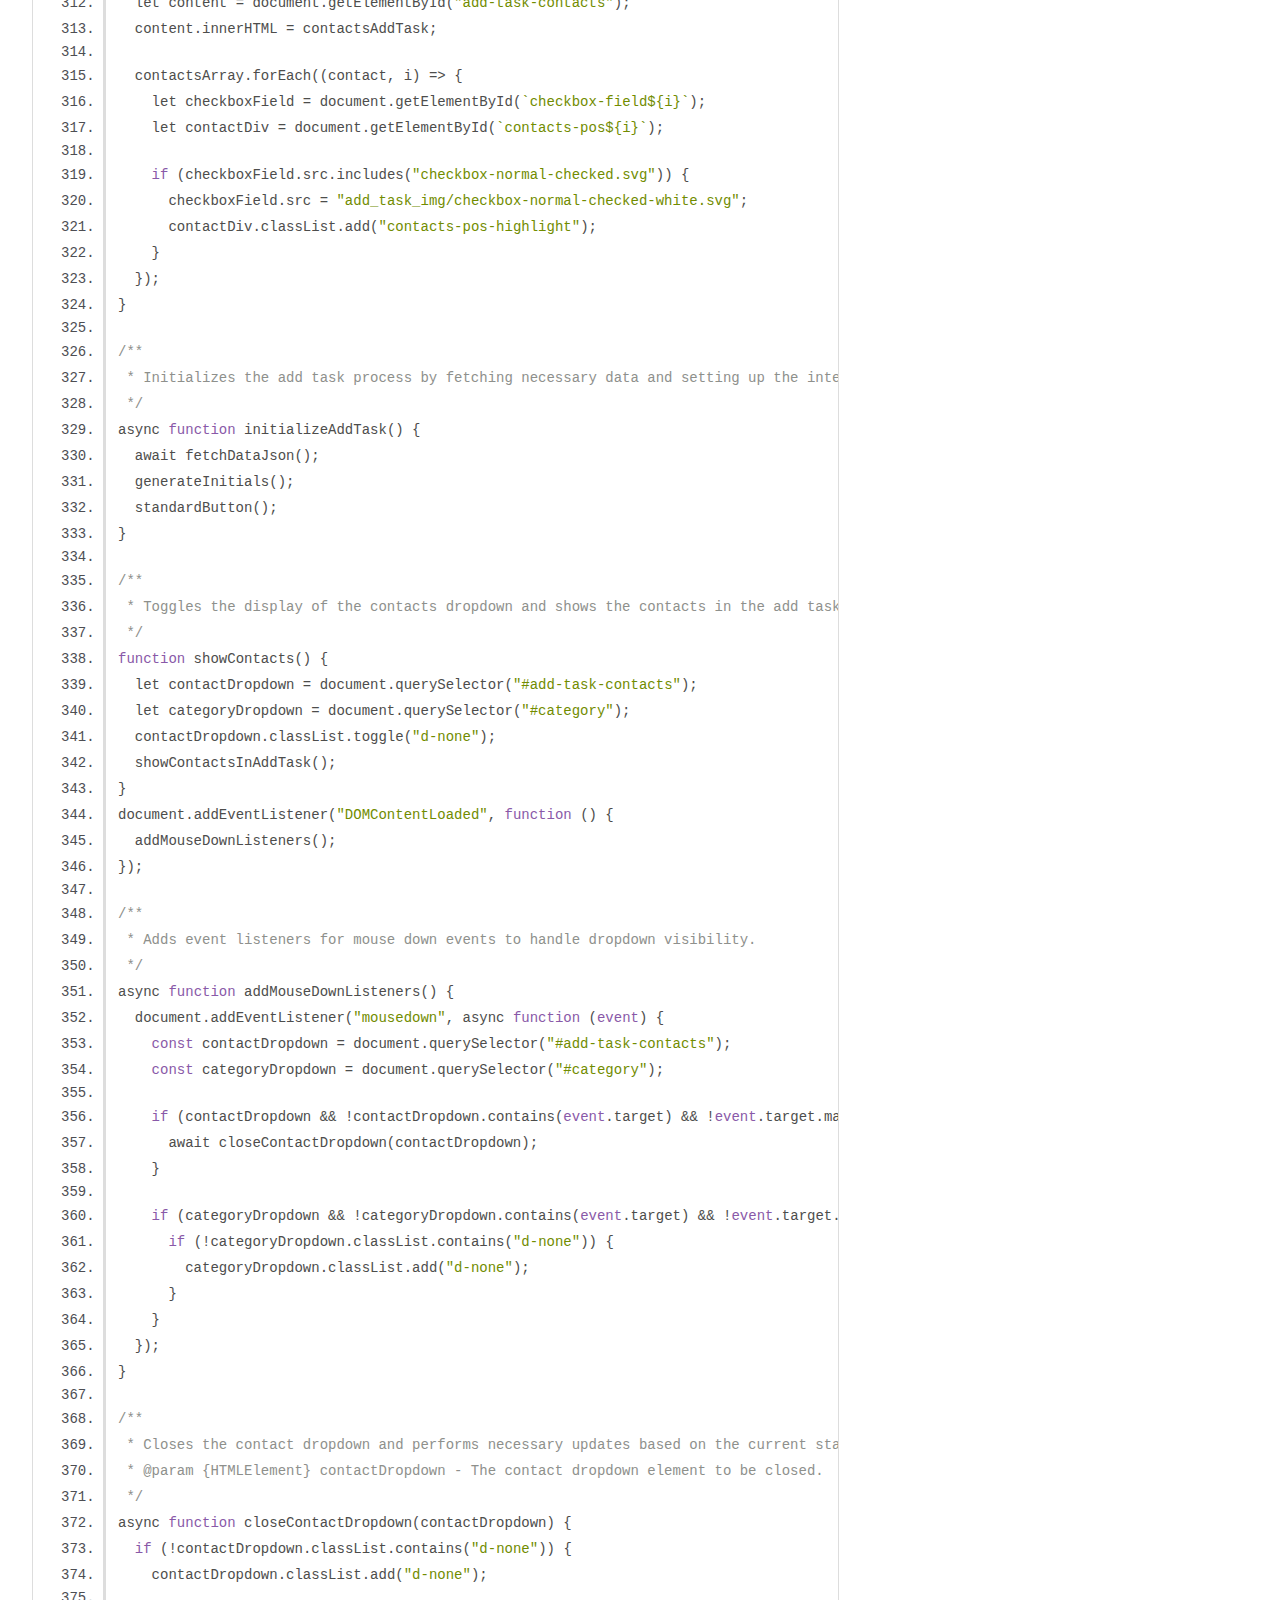
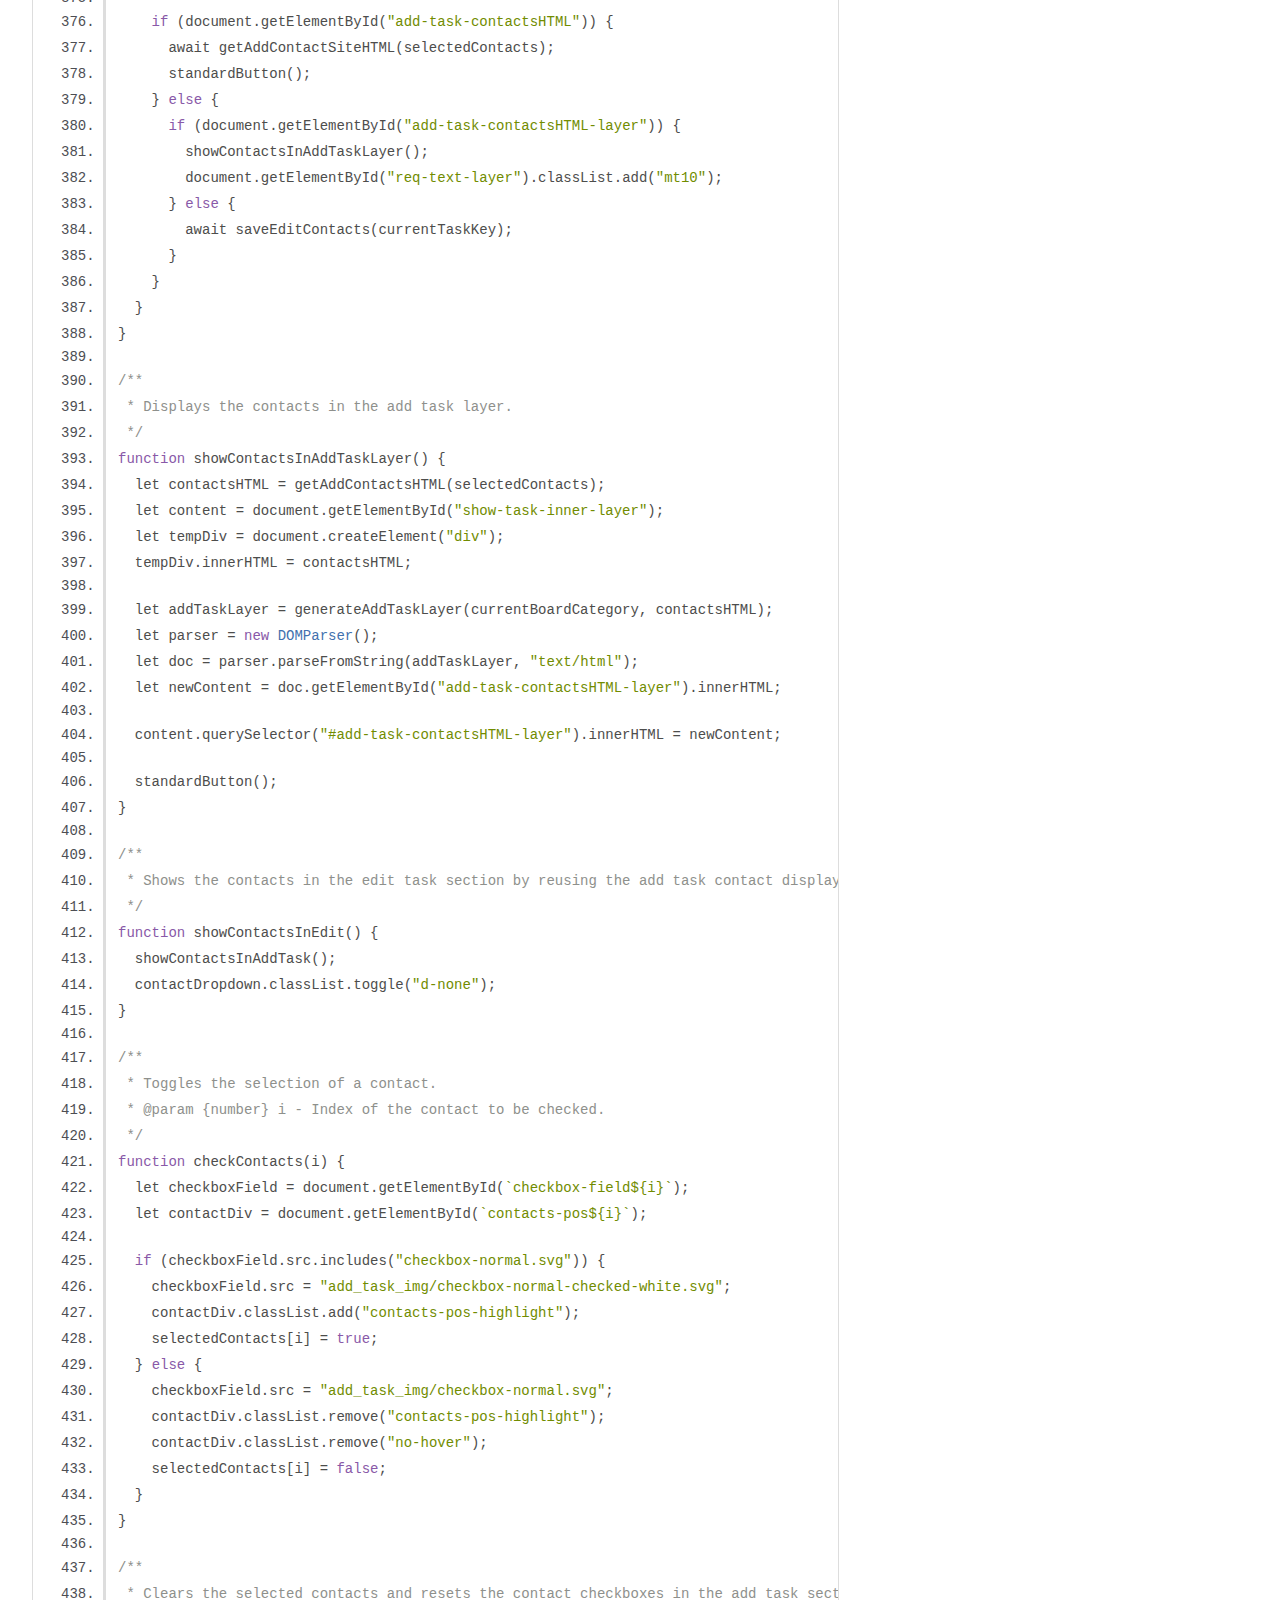
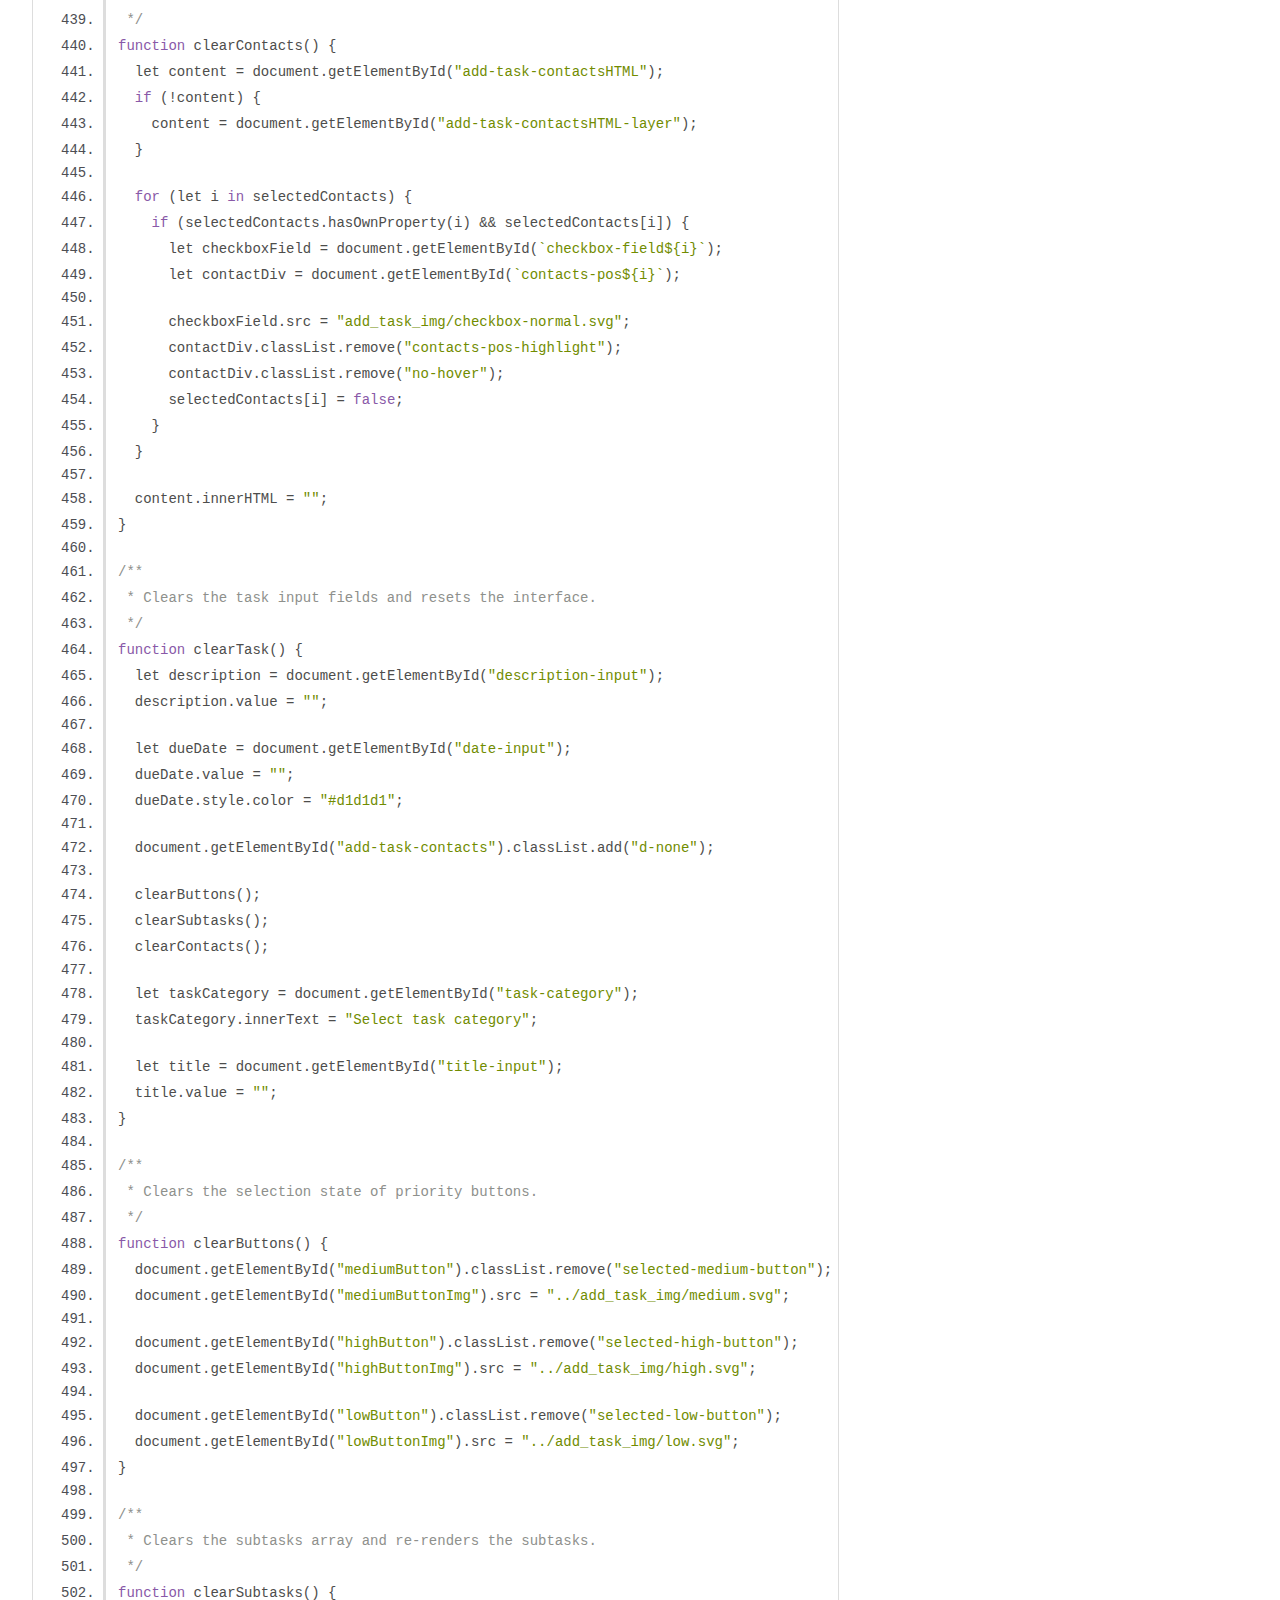
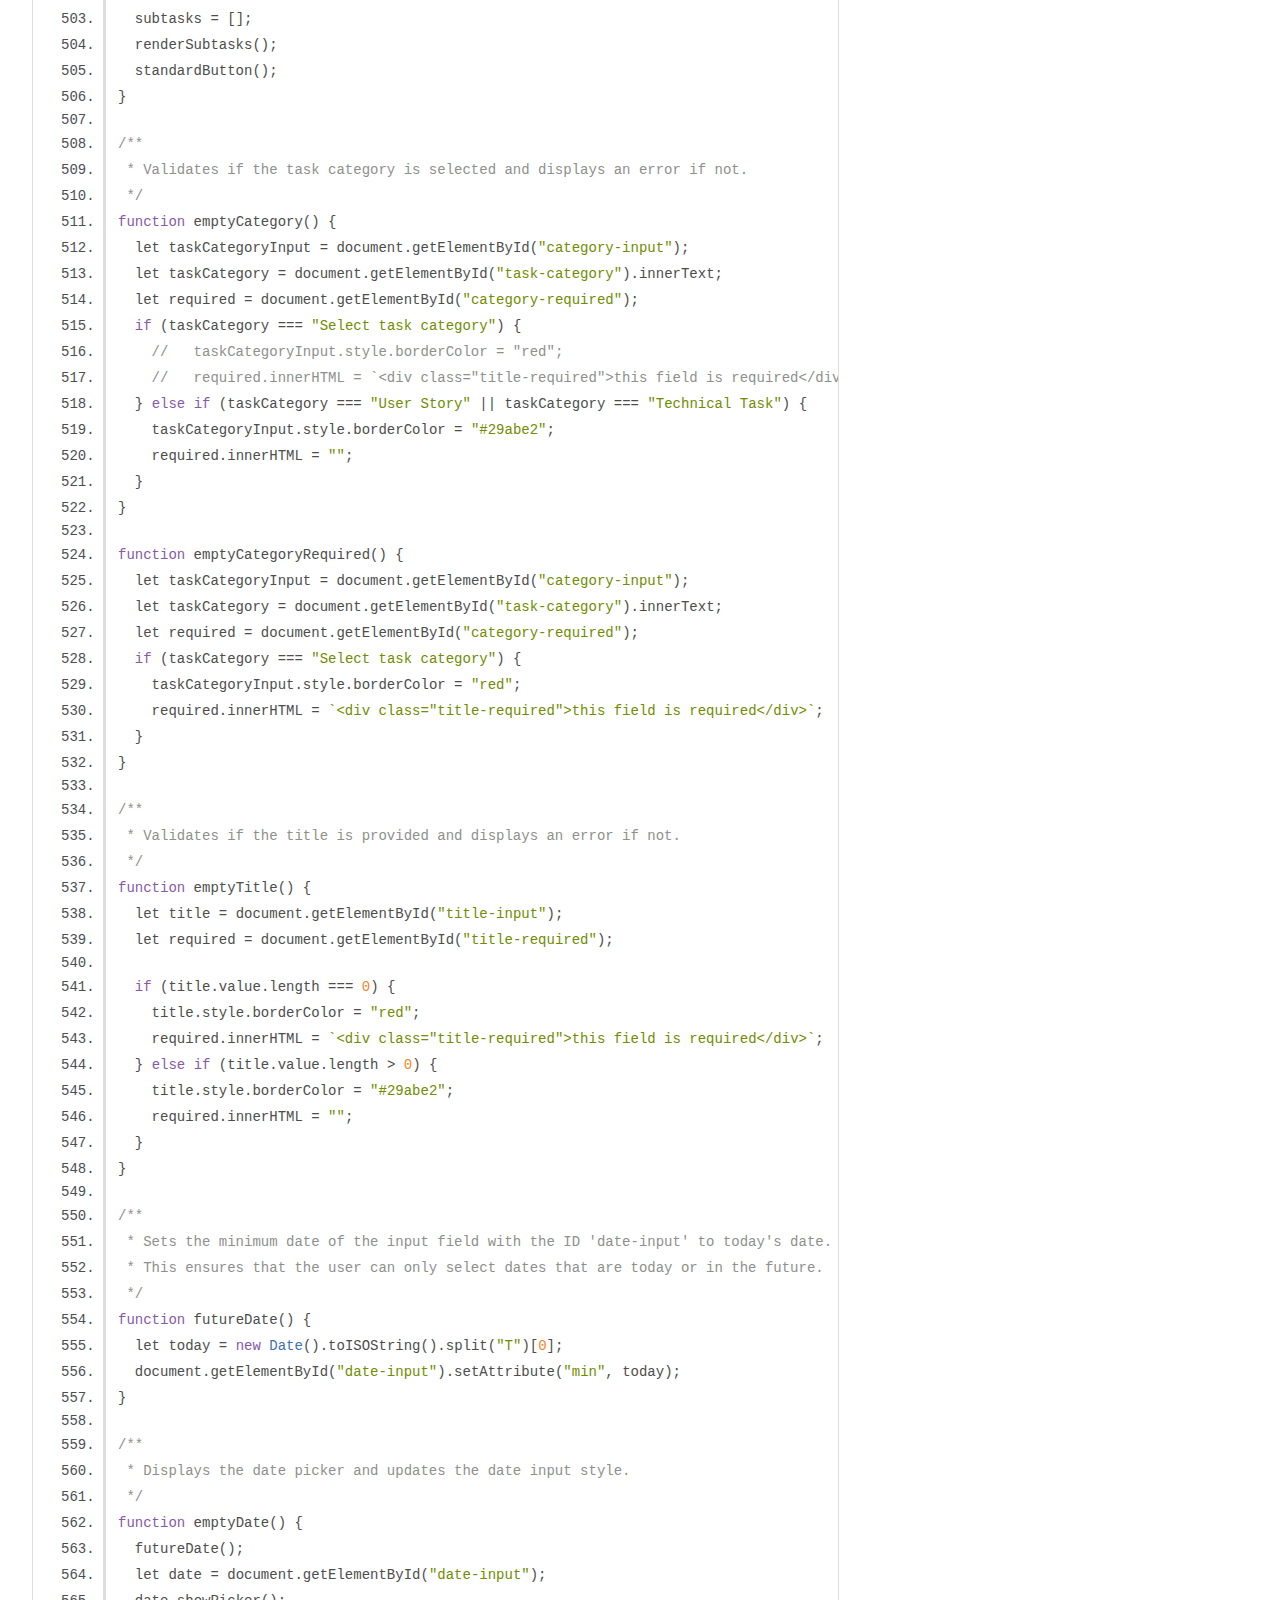
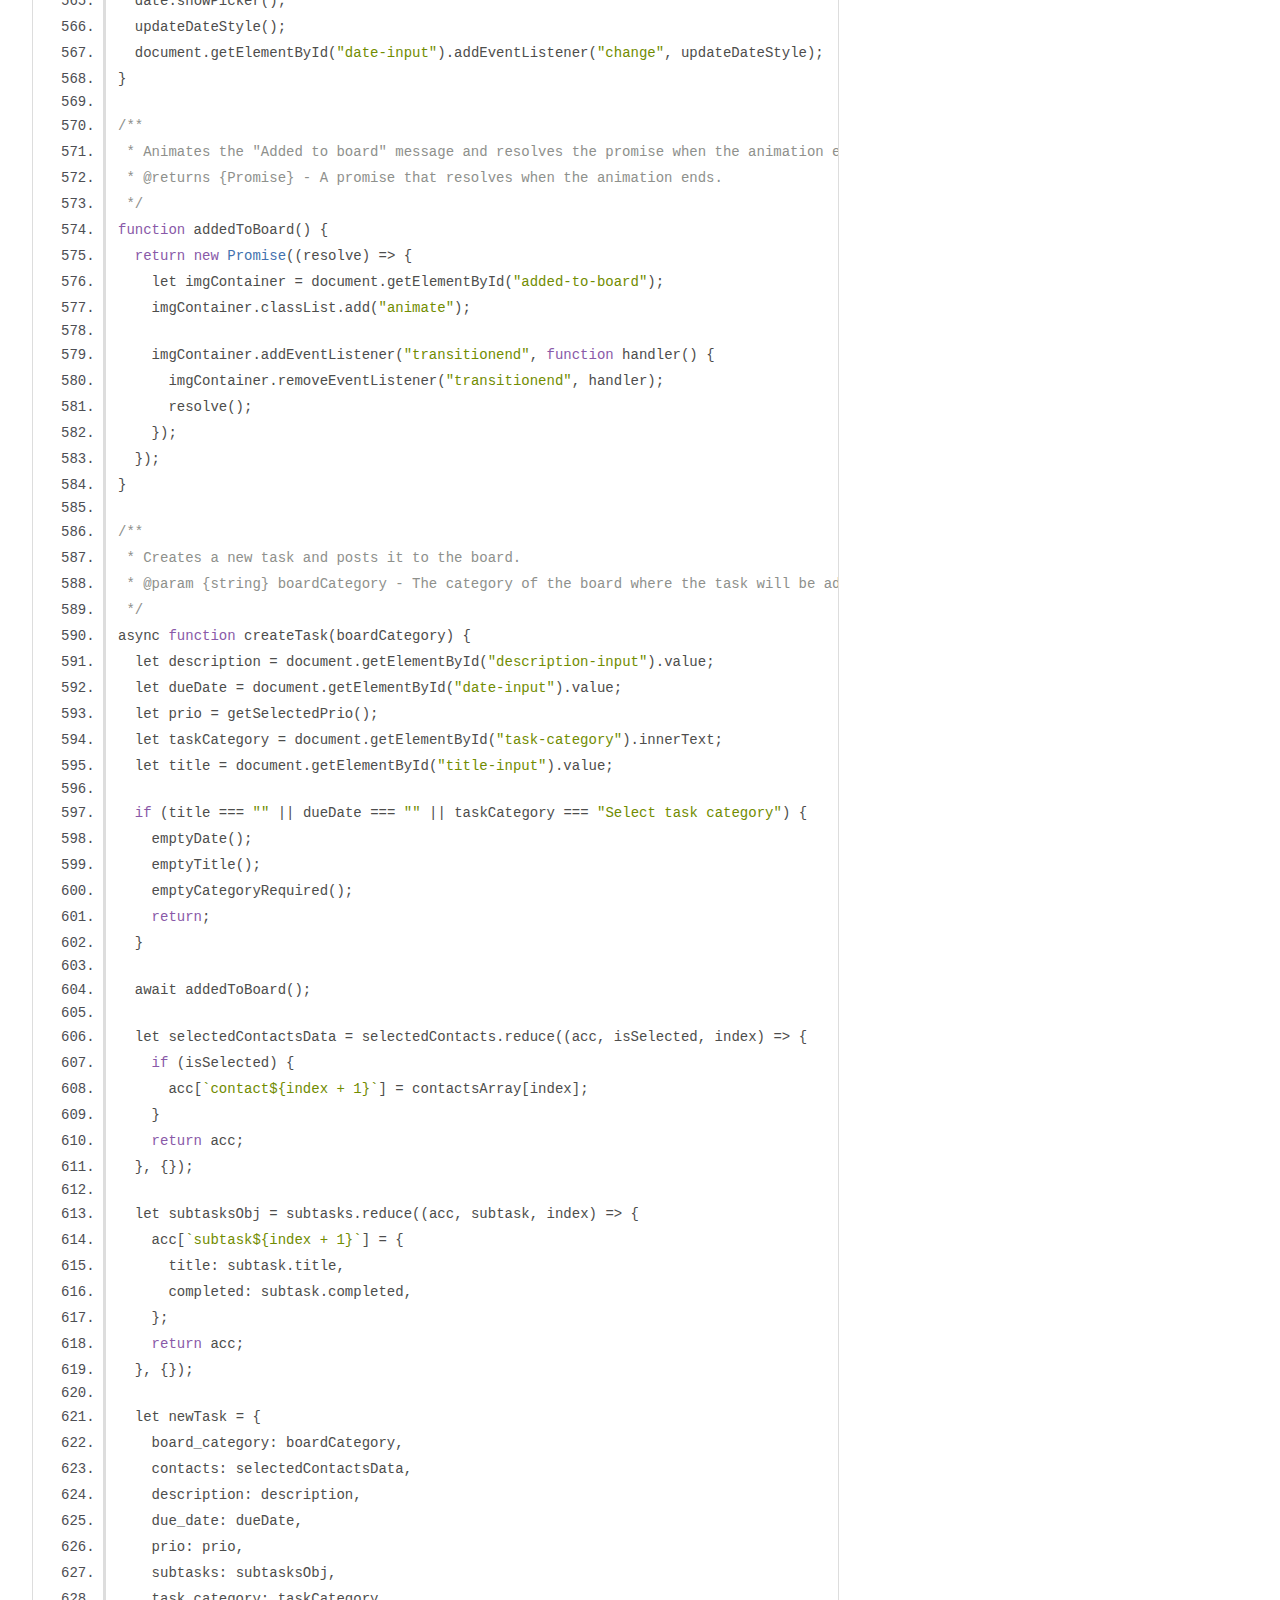
<file: out/add_task.js.html>
<!DOCTYPE html>
<html lang="en">
<head>
    <meta charset="utf-8">
    <title>JSDoc: Source: add_task.js</title>

    <script src="scripts/prettify/prettify.js"> </script>
    <script src="scripts/prettify/lang-css.js"> </script>
    <!--[if lt IE 9]>
      <script src="//html5shiv.googlecode.com/svn/trunk/html5.js"></script>
    <![endif]-->
    <link type="text/css" rel="stylesheet" href="styles/prettify-tomorrow.css">
    <link type="text/css" rel="stylesheet" href="styles/jsdoc-default.css">
</head>

<body>

<div id="main">

    <h1 class="page-title">Source: add_task.js</h1>

    



    
    <section>
        <article>
            <pre class="prettyprint source linenums"><code>let subtasks = [];
let selectedContacts = [];
let currentTaskIndex = 0;

//window.onload = futureDate;

const contactDropdown = document.getElementById("add-task-contacts");
const categoryDropdown = document.getElementById("category");

/**
 * Highlights the medium priority button and updates its image.
 */
function standardButton() {
  document.getElementById("mediumButton").classList.add("selected-medium-button");
  document.getElementById("mediumButtonImg").src = "../add_task_img/medium-white.svg";
}

/**
 * Highlights the high priority button, updates its image,
 * and resets the medium and low priority buttons.
 */
function highButton() {
  document.getElementById("highButton").classList.add("selected-high-button");
  document.getElementById("highButtonImg").src = "../add_task_img/high-white.svg";

  document.getElementById("mediumButton").classList.remove("selected-medium-button");
  document.getElementById("mediumButtonImg").src = "../add_task_img/medium.svg";

  document.getElementById("lowButton").classList.remove("selected-low-button");
  document.getElementById("lowButtonImg").src = "../add_task_img/low.svg";
}

/**
 * Highlights the medium priority button, updates its image,
 * and resets the high and low priority buttons.
 */
function mediumButton() {
  document.getElementById("mediumButton").classList.add("selected-medium-button");
  document.getElementById("mediumButtonImg").src = "../add_task_img/medium-white.svg";

  document.getElementById("highButton").classList.remove("selected-high-button");
  document.getElementById("highButtonImg").src = "../add_task_img/high.svg";

  document.getElementById("lowButton").classList.remove("selected-low-button");
  document.getElementById("lowButtonImg").src = "../add_task_img/low.svg";
}

/**
 * Highlights the low priority button, updates its image,
 * and resets the high and medium priority buttons.
 */
function lowButton() {
  document.getElementById("lowButton").classList.add("selected-low-button");
  document.getElementById("lowButtonImg").src = "../add_task_img/low-white.svg";

  document.getElementById("mediumButton").classList.remove("selected-medium-button");
  document.getElementById("mediumButtonImg").src = "../add_task_img/medium.svg";

  document.getElementById("highButton").classList.remove("selected-high-button");
  document.getElementById("highButtonImg").src = "../add_task_img/high.svg";
}

/**
 * Toggles the visibility of the category dropdown and initializes its content.
 */
function category() {
  let categoryDropdown = document.getElementById("category");
  categoryDropdown.classList.toggle("d-none");

  document.getElementById("category").innerHTML = `&lt;div class="category-options">
  &lt;span onclick="technicalTask()">Technical Task&lt;/span>
  &lt;span onclick="userStory()">User Story&lt;/span>
  &lt;/div>`;
  emptyCategory();
}

/**
 * Sets the task category to "Technical Task" and hides the category dropdown.
 */
function technicalTask() {
  let category = document.getElementById("category");
  document.getElementById("task-category").innerHTML = "Technical Task";
  category.classList.add("d-none");
  category.innerHTML = "";
  emptyCategory();
}

/**
 * Sets the task category to "User Story" and hides the category dropdown.
 */
function userStory() {
  let category = document.getElementById("category");
  document.getElementById("task-category").innerHTML = "User Story";
  category.classList.add("d-none");
  category.innerHTML = "";
  emptyCategory();
}

/**
 * Updates the style of the date input field based on its value.
 */
function updateDateStyle() {
  let date = document.getElementById("date-input");
  let required = document.getElementById("date-required");

  if (date.value.length === 0) {
    document.getElementById("date-input").style.color = "#d1d1d1";
    date.style.borderColor = "red";
    required.innerHTML = `&lt;div class="title-required">this field is required&lt;/div>`;
  } else if (date.value.length > 0) {
    document.getElementById("date-input").style.color = "black";
    date.style.borderColor = "#29abe2";
    required.innerHTML = "";
  }
}

/**
 * Sets up the subtask input field to create a new subtask on Enter key press,
 * hides the plus icon, and shows the close subtask option.
 */
function newSubtask() {
  document.getElementById("subtask-field").addEventListener("keydown", function (press) {
    if (press.key === "Enter") {
      createSubtask();
    }
  });

  let subtaskPlus = document.getElementById("subtask-plus");
  subtaskPlus.classList.add("d-none");

  let closeSubtask = document.getElementById("edit-subtask");
  closeSubtask.classList.remove("d-none");

  document.getElementById("edit-subtask").innerHTML = newSubtaskHTML();
}

/**
 * Resets the subtask input field and updates the UI to hide the close subtask option.
 */
function closeSubtask() {
  let input = document.getElementById("subtask-field");
  input.value = "";
  let subtaskPlus = document.getElementById("subtask-plus");
  subtaskPlus.classList.remove("d-none");

  let closeSubtask = document.getElementById("edit-subtask");
  closeSubtask.classList.add("d-none");
}

/**
 * Creates a new subtask and updates the subtask list UI.
 */
function createSubtask() {
  let input = document.getElementById("subtask-field");

  if (input.value.trim() === "") {
    return;
  }

  subtasks.push({ title: input.value, completed: false });

  let createSubtask = document.getElementById("create-subtask");
  createSubtask.innerHTML = "";

  for (let i = 0; i &lt; subtasks.length; i++) {
    let subtask = subtasks[i];
    if (input.value != "") {
      createSubtask.innerHTML += createSubtaskHTML(i, subtask);
    }
  }
  input.value = "";
}

/**
 * Renders the list of subtasks in the UI.
 */
function renderSubtasks() {
  let createSubtask = document.getElementById("create-subtask");
  createSubtask.innerHTML = "";

  for (let i = 0; i &lt; subtasks.length; i++) {
    let subtask = subtasks[i];
    createSubtask.innerHTML += renderSubtasksHTML(i, subtask);
  }
}

/**
 * Changes the subtask layer to the edit state for a specific subtask.
 * @param {number} i - The index of the subtask to edit.
 */
function changeSubtaskLayer(i) {
  document.getElementById(`subtask-tasks${i}`).classList.remove("subtask-tasks");
  document.getElementById(`subtask-tasks${i}`).classList.remove("subtask-tasks:hover");
  document.getElementById(`subtask-tasks${i}`).classList.add("subtask-tasks-edit");
}

/**
 * Changes the subtask content to an editable state for a specific subtask.
 * @param {number} i - The index of the subtask to edit.
 */
function changeSubtask(i) {
  let editLogo = document.getElementById(`edit-logo${i}`);
  let editedSubtask = document.getElementById(`subtask-${i}`).innerText;
  let required = document.getElementById("subtask-required");
  let redBorder = document.getElementById(`subtask-tasks${i}`);
  editLogo.src = "add_task_img/check.svg";

  if (editedSubtask === "") {
    required.innerHTML = "";
    redBorder.style.borderBottom = "1px solid #29abe2";
  }

  changeSubtaskLayer(i);
  let createSubtask = document.getElementById(`subtask-${i}`);
  let currentText = subtasks[i].title;

  createSubtask.innerHTML = `
    &lt;div class="subtask-edit">
      &lt;div contenteditable="true" id="subtask-${i}" class="subtask-edit-div">${currentText}&lt;/div>
    &lt;/div>
  `;
}

/**
 * Determines whether to update or change the subtask based on the current state.
 * @param {number} i - The index of the subtask to check.
 */
function whichSourceSubtask(i) {
  let editLogo = document.getElementById(`edit-logo${i}`);
  if (editLogo.src.endsWith("add_task_img/check.svg")) {
    updateSubtask(i);
  } else {
    changeSubtask(i);
  }
}

/**
 * Updates the subtask layer to the default state for a specific subtask.
 * @param {number} i - The index of the subtask to update.
 */
function updateSubtaskLayer(i) {
  document.getElementById(`subtask-tasks${i}`).classList.add("subtask-tasks");
  document.getElementById(`subtask-tasks${i}`).classList.add("subtask-tasks:hover");
  document.getElementById(`subtask-tasks${i}`).classList.remove("subtask-tasks-edit");
}

/**
 * Updates the content of a specific subtask.
 * @param {number} i - The index of the subtask to update.
 */
function updateSubtask(i) {
  let editedSubtask = document.getElementById(`subtask-${i}`).innerText;
  let editSubtask = editedSubtask.trim();
  let required = document.getElementById("subtask-required");
  let redBorder = document.getElementById(`subtask-tasks${i}`);
  if (editSubtask === "") {
    required.innerHTML = `&lt;div class="title-required">fill out subtask&lt;/div>`;
    redBorder.style.borderBottom = "1px solid #ff8190";
  }
  updateSubtaskLayer(i);
  subtasks[i].title = editedSubtask;

  let createSubtask = document.getElementById(`subtask-${i}`);
  createSubtask.innerHTML = `${editedSubtask}`;

  let editLogo = document.getElementById(`edit-logo${i}`);
  editLogo.src = "add_task_img/edit.svg";
}

/**
 * Deletes a subtask from the subtasks array and re-renders the subtasks.
 * @param {number} i - Index of the subtask to be deleted.
 */
function deleteSubtask(i) {
  subtasks.splice(i, 1);
  renderSubtasks();
}

/**
 * Resets the selected contacts array to all false values.
 */
function resetSelectedContacts() {
  selectedContacts = new Array(contactsArray.length).fill(false);
}

/**
 * Displays the contacts in the add task section.
 */
function showContactsInAddTask() {
  let userName = sessionStorage.getItem("userName");

  let contactsAddTask = contactsArray
    .map((contact, i) => {
      let checkboxSrc = selectedContacts[i] ? "add_task_img/checkbox-normal-checked.svg" : "add_task_img/checkbox-normal.svg";

      let displayName = contact.name;
      if (contact.name === userName) {
        displayName += " (You)";
      }
      return `&lt;div id="contacts-pos${i}" onclick="checkContacts(${i})" class="contacts-pos">
              &lt;div class="show-task-contact-add-task">
                  &lt;div class="show-task-contact-letters" style="background-color: ${contact.color};">${getInitials(contact.name)}&lt;/div>
                  &lt;p>${displayName}&lt;/p>
              &lt;/div>
              &lt;div class="checkbox">
                  &lt;img id="checkbox-field${i}" src="${checkboxSrc}" alt="">
              &lt;/div>
          &lt;/div>`;
    })
    .join("");

  let content = document.getElementById("add-task-contacts");
  content.innerHTML = contactsAddTask;

  contactsArray.forEach((contact, i) => {
    let checkboxField = document.getElementById(`checkbox-field${i}`);
    let contactDiv = document.getElementById(`contacts-pos${i}`);

    if (checkboxField.src.includes("checkbox-normal-checked.svg")) {
      checkboxField.src = "add_task_img/checkbox-normal-checked-white.svg";
      contactDiv.classList.add("contacts-pos-highlight");
    }
  });
}

/**
 * Initializes the add task process by fetching necessary data and setting up the interface.
 */
async function initializeAddTask() {
  await fetchDataJson();
  generateInitials();
  standardButton();
}

/**
 * Toggles the display of the contacts dropdown and shows the contacts in the add task section.
 */
function showContacts() {
  let contactDropdown = document.querySelector("#add-task-contacts");
  let categoryDropdown = document.querySelector("#category");
  contactDropdown.classList.toggle("d-none");
  showContactsInAddTask();
}
document.addEventListener("DOMContentLoaded", function () {
  addMouseDownListeners();
});

/**
 * Adds event listeners for mouse down events to handle dropdown visibility.
 */
async function addMouseDownListeners() {
  document.addEventListener("mousedown", async function (event) {
    const contactDropdown = document.querySelector("#add-task-contacts");
    const categoryDropdown = document.querySelector("#category");

    if (contactDropdown &amp;&amp; !contactDropdown.contains(event.target) &amp;&amp; !event.target.matches(".select-contact")) {
      await closeContactDropdown(contactDropdown);
    }

    if (categoryDropdown &amp;&amp; !categoryDropdown.contains(event.target) &amp;&amp; !event.target.matches(".select-contact")) {
      if (!categoryDropdown.classList.contains("d-none")) {
        categoryDropdown.classList.add("d-none");
      }
    }
  });
}

/**
 * Closes the contact dropdown and performs necessary updates based on the current state.
 * @param {HTMLElement} contactDropdown - The contact dropdown element to be closed.
 */
async function closeContactDropdown(contactDropdown) {
  if (!contactDropdown.classList.contains("d-none")) {
    contactDropdown.classList.add("d-none");

    if (document.getElementById("add-task-contactsHTML")) {
      await getAddContactSiteHTML(selectedContacts);
      standardButton();
    } else {
      if (document.getElementById("add-task-contactsHTML-layer")) {
        showContactsInAddTaskLayer();
        document.getElementById("req-text-layer").classList.add("mt10");
      } else {
        await saveEditContacts(currentTaskKey);
      }
    }
  }
}

/**
 * Displays the contacts in the add task layer.
 */
function showContactsInAddTaskLayer() {
  let contactsHTML = getAddContactsHTML(selectedContacts);
  let content = document.getElementById("show-task-inner-layer");
  let tempDiv = document.createElement("div");
  tempDiv.innerHTML = contactsHTML;

  let addTaskLayer = generateAddTaskLayer(currentBoardCategory, contactsHTML);
  let parser = new DOMParser();
  let doc = parser.parseFromString(addTaskLayer, "text/html");
  let newContent = doc.getElementById("add-task-contactsHTML-layer").innerHTML;

  content.querySelector("#add-task-contactsHTML-layer").innerHTML = newContent;

  standardButton();
}

/**
 * Shows the contacts in the edit task section by reusing the add task contact display function.
 */
function showContactsInEdit() {
  showContactsInAddTask();
  contactDropdown.classList.toggle("d-none");
}

/**
 * Toggles the selection of a contact.
 * @param {number} i - Index of the contact to be checked.
 */
function checkContacts(i) {
  let checkboxField = document.getElementById(`checkbox-field${i}`);
  let contactDiv = document.getElementById(`contacts-pos${i}`);

  if (checkboxField.src.includes("checkbox-normal.svg")) {
    checkboxField.src = "add_task_img/checkbox-normal-checked-white.svg";
    contactDiv.classList.add("contacts-pos-highlight");
    selectedContacts[i] = true;
  } else {
    checkboxField.src = "add_task_img/checkbox-normal.svg";
    contactDiv.classList.remove("contacts-pos-highlight");
    contactDiv.classList.remove("no-hover");
    selectedContacts[i] = false;
  }
}

/**
 * Clears the selected contacts and resets the contact checkboxes in the add task section.
 */
function clearContacts() {
  let content = document.getElementById("add-task-contactsHTML");
  if (!content) {
    content = document.getElementById("add-task-contactsHTML-layer");
  }

  for (let i in selectedContacts) {
    if (selectedContacts.hasOwnProperty(i) &amp;&amp; selectedContacts[i]) {
      let checkboxField = document.getElementById(`checkbox-field${i}`);
      let contactDiv = document.getElementById(`contacts-pos${i}`);

      checkboxField.src = "add_task_img/checkbox-normal.svg";
      contactDiv.classList.remove("contacts-pos-highlight");
      contactDiv.classList.remove("no-hover");
      selectedContacts[i] = false;
    }
  }

  content.innerHTML = "";
}

/**
 * Clears the task input fields and resets the interface.
 */
function clearTask() {
  let description = document.getElementById("description-input");
  description.value = "";

  let dueDate = document.getElementById("date-input");
  dueDate.value = "";
  dueDate.style.color = "#d1d1d1";

  document.getElementById("add-task-contacts").classList.add("d-none");

  clearButtons();
  clearSubtasks();
  clearContacts();

  let taskCategory = document.getElementById("task-category");
  taskCategory.innerText = "Select task category";

  let title = document.getElementById("title-input");
  title.value = "";
}

/**
 * Clears the selection state of priority buttons.
 */
function clearButtons() {
  document.getElementById("mediumButton").classList.remove("selected-medium-button");
  document.getElementById("mediumButtonImg").src = "../add_task_img/medium.svg";

  document.getElementById("highButton").classList.remove("selected-high-button");
  document.getElementById("highButtonImg").src = "../add_task_img/high.svg";

  document.getElementById("lowButton").classList.remove("selected-low-button");
  document.getElementById("lowButtonImg").src = "../add_task_img/low.svg";
}

/**
 * Clears the subtasks array and re-renders the subtasks.
 */
function clearSubtasks() {
  subtasks = [];
  renderSubtasks();
  standardButton();
}

/**
 * Validates if the task category is selected and displays an error if not.
 */
function emptyCategory() {
  let taskCategoryInput = document.getElementById("category-input");
  let taskCategory = document.getElementById("task-category").innerText;
  let required = document.getElementById("category-required");
  if (taskCategory === "Select task category") {
    //   taskCategoryInput.style.borderColor = "red";
    //   required.innerHTML = `&lt;div class="title-required">this field is required&lt;/div>`;
  } else if (taskCategory === "User Story" || taskCategory === "Technical Task") {
    taskCategoryInput.style.borderColor = "#29abe2";
    required.innerHTML = "";
  }
}

function emptyCategoryRequired() {
  let taskCategoryInput = document.getElementById("category-input");
  let taskCategory = document.getElementById("task-category").innerText;
  let required = document.getElementById("category-required");
  if (taskCategory === "Select task category") {
    taskCategoryInput.style.borderColor = "red";
    required.innerHTML = `&lt;div class="title-required">this field is required&lt;/div>`;
  }
}

/**
 * Validates if the title is provided and displays an error if not.
 */
function emptyTitle() {
  let title = document.getElementById("title-input");
  let required = document.getElementById("title-required");

  if (title.value.length === 0) {
    title.style.borderColor = "red";
    required.innerHTML = `&lt;div class="title-required">this field is required&lt;/div>`;
  } else if (title.value.length > 0) {
    title.style.borderColor = "#29abe2";
    required.innerHTML = "";
  }
}

/**
 * Sets the minimum date of the input field with the ID 'date-input' to today's date.
 * This ensures that the user can only select dates that are today or in the future.
 */
function futureDate() {
  let today = new Date().toISOString().split("T")[0];
  document.getElementById("date-input").setAttribute("min", today);
}

/**
 * Displays the date picker and updates the date input style.
 */
function emptyDate() {
  futureDate();
  let date = document.getElementById("date-input");
  date.showPicker();
  updateDateStyle();
  document.getElementById("date-input").addEventListener("change", updateDateStyle);
}

/**
 * Animates the "Added to board" message and resolves the promise when the animation ends.
 * @returns {Promise} - A promise that resolves when the animation ends.
 */
function addedToBoard() {
  return new Promise((resolve) => {
    let imgContainer = document.getElementById("added-to-board");
    imgContainer.classList.add("animate");

    imgContainer.addEventListener("transitionend", function handler() {
      imgContainer.removeEventListener("transitionend", handler);
      resolve();
    });
  });
}

/**
 * Creates a new task and posts it to the board.
 * @param {string} boardCategory - The category of the board where the task will be added.
 */
async function createTask(boardCategory) {
  let description = document.getElementById("description-input").value;
  let dueDate = document.getElementById("date-input").value;
  let prio = getSelectedPrio();
  let taskCategory = document.getElementById("task-category").innerText;
  let title = document.getElementById("title-input").value;

  if (title === "" || dueDate === "" || taskCategory === "Select task category") {
    emptyDate();
    emptyTitle();
    emptyCategoryRequired();
    return;
  }

  await addedToBoard();

  let selectedContactsData = selectedContacts.reduce((acc, isSelected, index) => {
    if (isSelected) {
      acc[`contact${index + 1}`] = contactsArray[index];
    }
    return acc;
  }, {});

  let subtasksObj = subtasks.reduce((acc, subtask, index) => {
    acc[`subtask${index + 1}`] = {
      title: subtask.title,
      completed: subtask.completed,
    };
    return acc;
  }, {});

  let newTask = {
    board_category: boardCategory,
    contacts: selectedContactsData,
    description: description,
    due_date: dueDate,
    prio: prio,
    subtasks: subtasksObj,
    task_category: taskCategory,
    title: title,
  };

  let postResponse = await postTask("", newTask);

  goToBoard();

  let dataFetched = await boardInit();

  subtasks = [];
}

/**
 * Gets the selected priority level.
 * @returns {string} - The selected priority level ("urgent", "medium", or "low").
 */
function getSelectedPrio() {
  if (document.getElementById("highButton").classList.contains("selected-high-button")) {
    return "urgent";
  }
  if (document.getElementById("mediumButton").classList.contains("selected-medium-button")) {
    return "medium";
  }
  if (document.getElementById("lowButton").classList.contains("selected-low-button")) {
    return "low";
  }
  return "medium";
}
</code></pre>
        </article>
    </section>




</div>

<nav>
    <h2><a href="index.html">Home</a></h2><h3>Global</h3><ul><li><a href="global.html#addMouseDownListeners">addMouseDownListeners</a></li><li><a href="global.html#addedToBoard">addedToBoard</a></li><li><a href="global.html#category">category</a></li><li><a href="global.html#changeSubtask">changeSubtask</a></li><li><a href="global.html#changeSubtaskLayer">changeSubtaskLayer</a></li><li><a href="global.html#checkContacts">checkContacts</a></li><li><a href="global.html#clearButtons">clearButtons</a></li><li><a href="global.html#clearContacts">clearContacts</a></li><li><a href="global.html#clearSubtasks">clearSubtasks</a></li><li><a href="global.html#clearTask">clearTask</a></li><li><a href="global.html#closeContactDropdown">closeContactDropdown</a></li><li><a href="global.html#closeSubtask">closeSubtask</a></li><li><a href="global.html#createSubtask">createSubtask</a></li><li><a href="global.html#createTask">createTask</a></li><li><a href="global.html#deleteSubtask">deleteSubtask</a></li><li><a href="global.html#emptyCategory">emptyCategory</a></li><li><a href="global.html#emptyDate">emptyDate</a></li><li><a href="global.html#emptyTitle">emptyTitle</a></li><li><a href="global.html#futureDate">futureDate</a></li><li><a href="global.html#getSelectedPrio">getSelectedPrio</a></li><li><a href="global.html#highButton">highButton</a></li><li><a href="global.html#initializeAddTask">initializeAddTask</a></li><li><a href="global.html#lowButton">lowButton</a></li><li><a href="global.html#mediumButton">mediumButton</a></li><li><a href="global.html#newSubtask">newSubtask</a></li><li><a href="global.html#renderSubtasks">renderSubtasks</a></li><li><a href="global.html#resetSelectedContacts">resetSelectedContacts</a></li><li><a href="global.html#showContacts">showContacts</a></li><li><a href="global.html#showContactsInAddTask">showContactsInAddTask</a></li><li><a href="global.html#showContactsInAddTaskLayer">showContactsInAddTaskLayer</a></li><li><a href="global.html#showContactsInEdit">showContactsInEdit</a></li><li><a href="global.html#standardButton">standardButton</a></li><li><a href="global.html#technicalTask">technicalTask</a></li><li><a href="global.html#updateDateStyle">updateDateStyle</a></li><li><a href="global.html#updateSubtask">updateSubtask</a></li><li><a href="global.html#updateSubtaskLayer">updateSubtaskLayer</a></li><li><a href="global.html#userStory">userStory</a></li><li><a href="global.html#whichSourceSubtask">whichSourceSubtask</a></li></ul>
</nav>

<br class="clear">

<footer>
    Documentation generated by <a href="https://github.com/jsdoc/jsdoc">JSDoc 4.0.3</a> on Thu Jul 25 2024 12:13:58 GMT+0200 (Mitteleuropäische Sommerzeit)
</footer>

<script> prettyPrint(); </script>
<script src="scripts/linenumber.js"> </script>
</body>
</html>
</file>
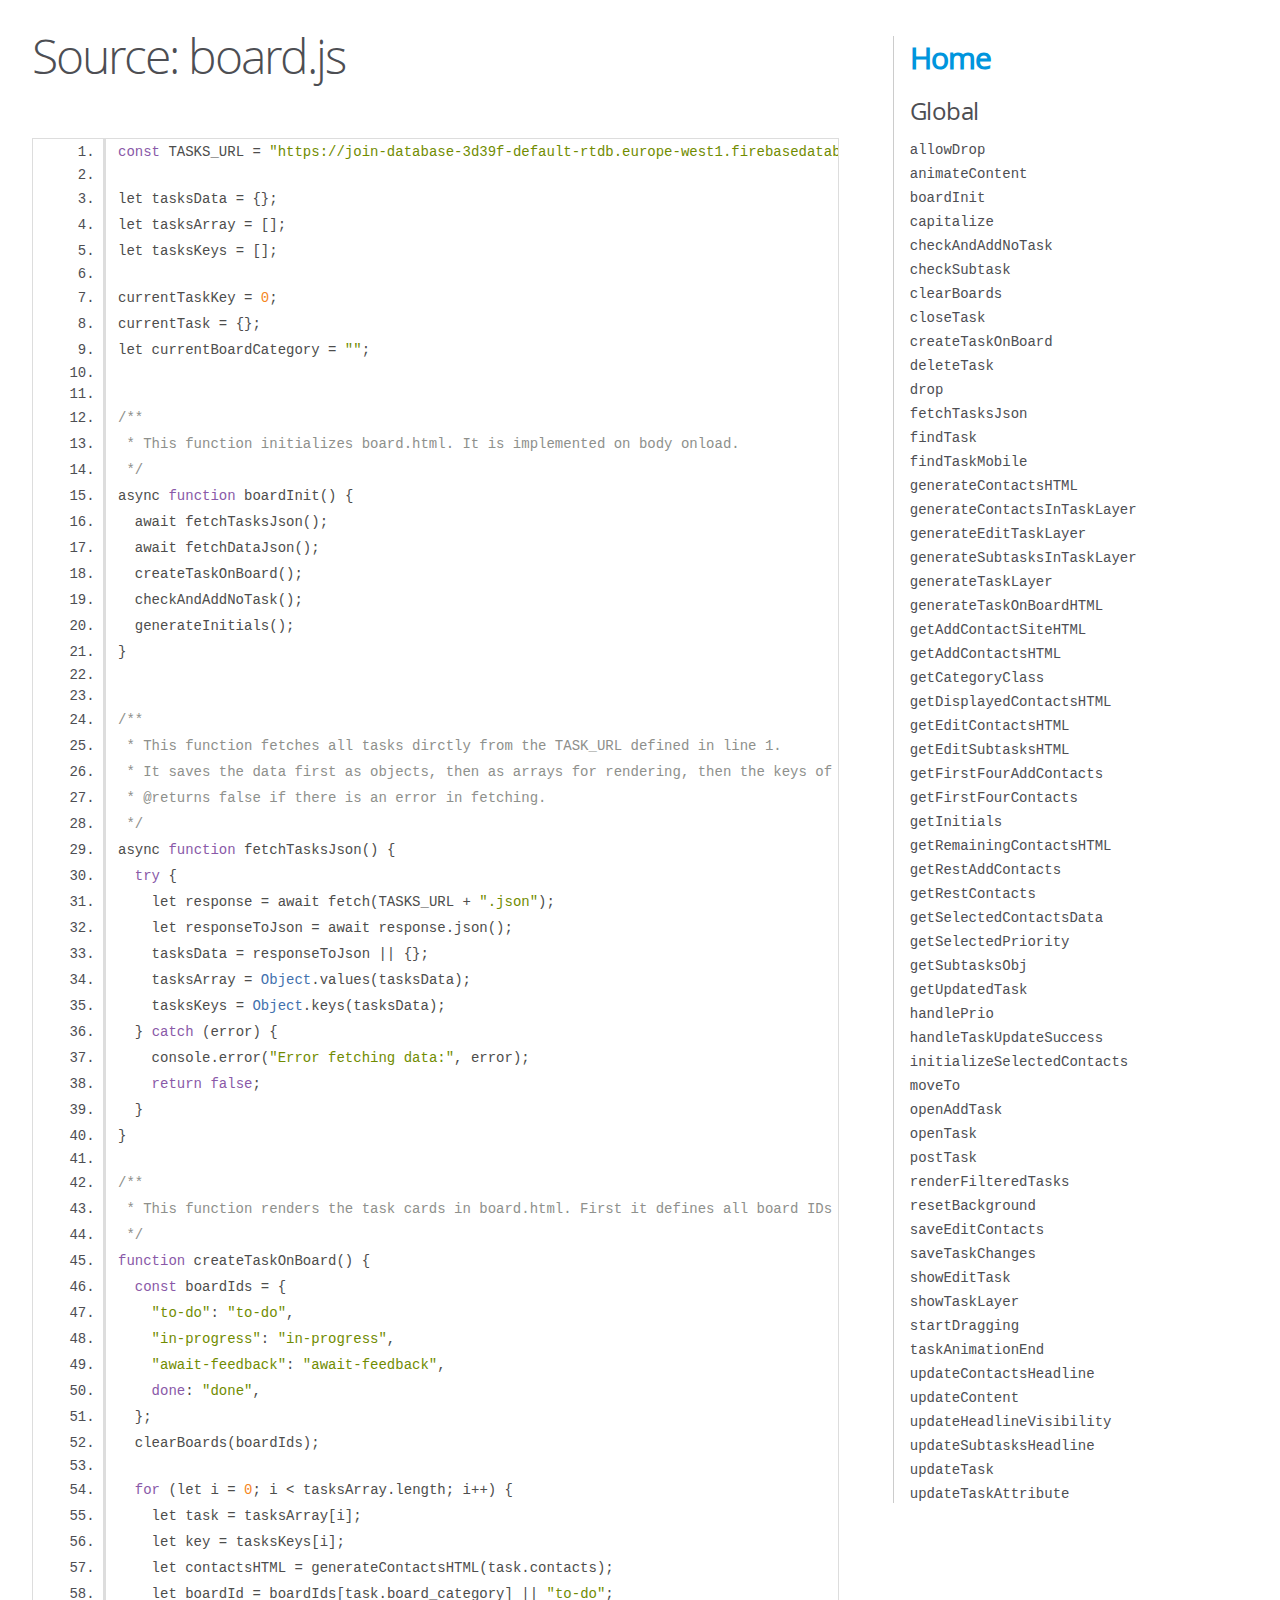
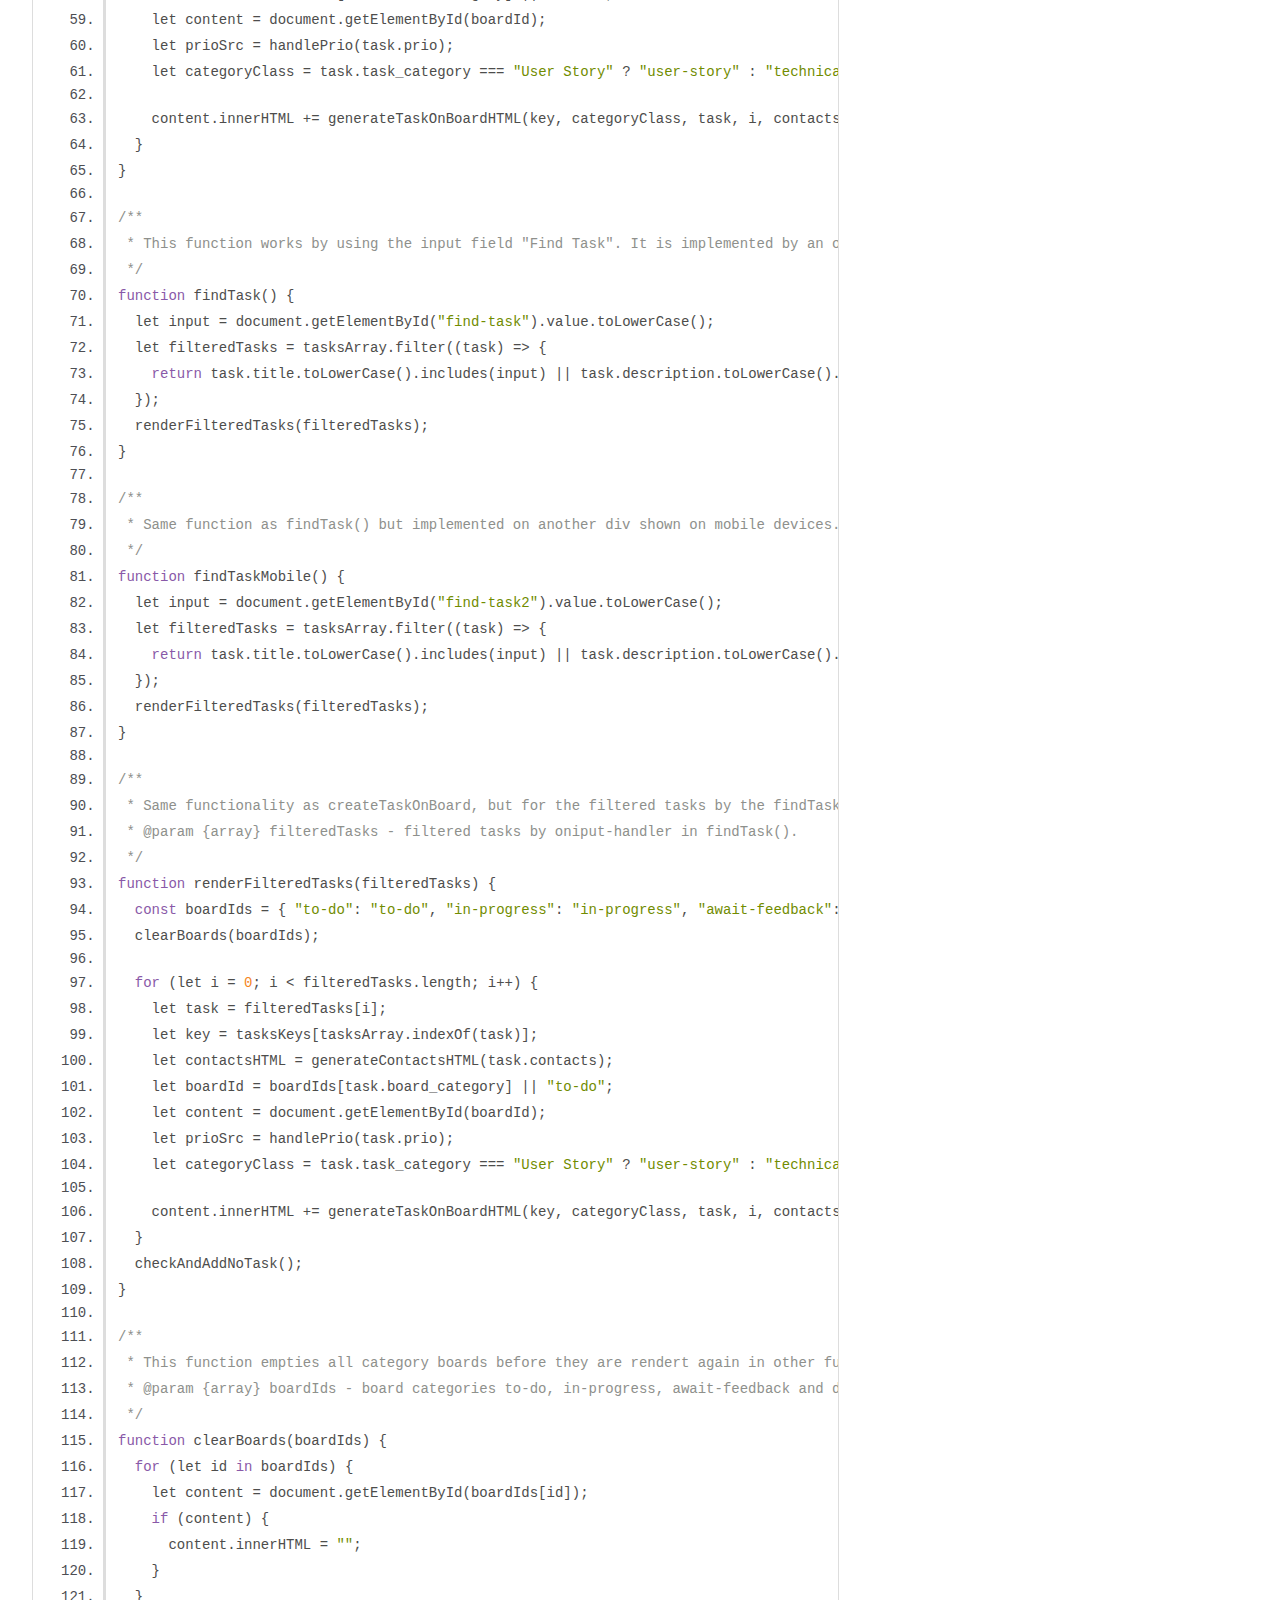
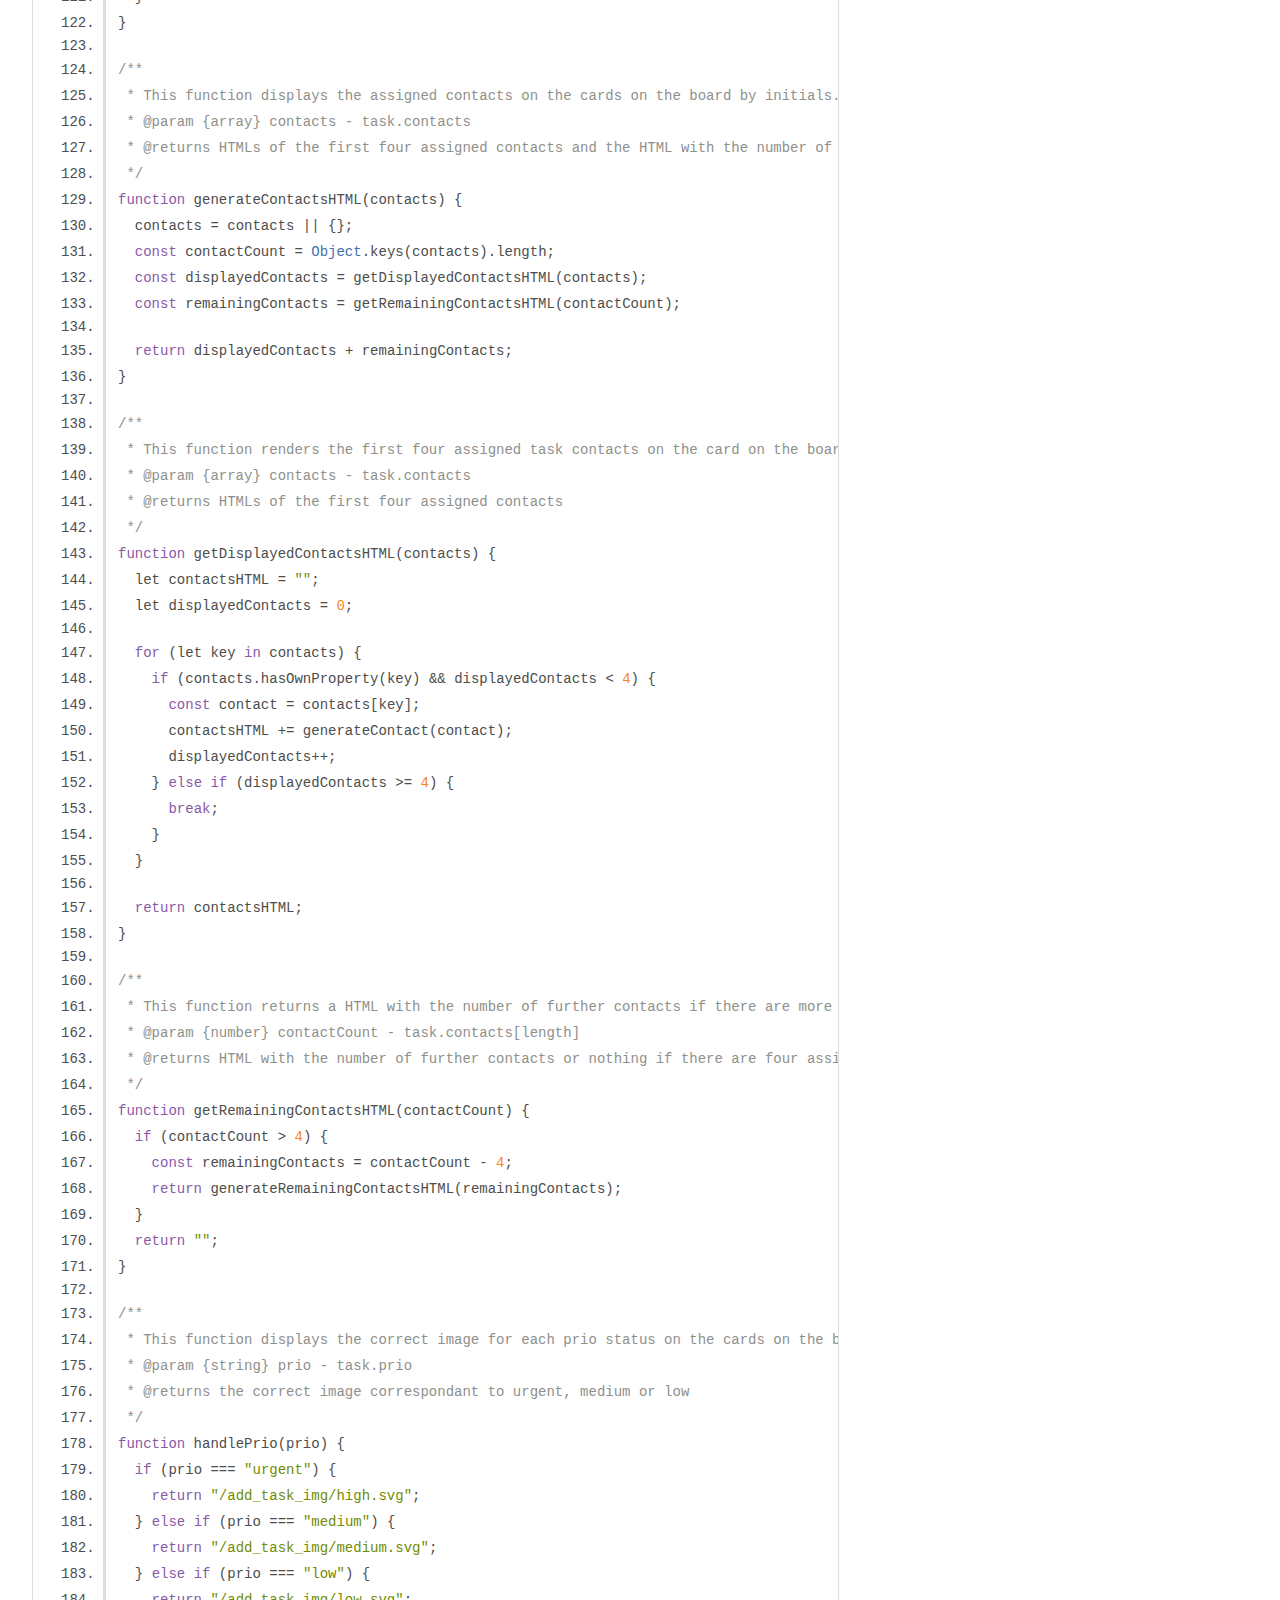
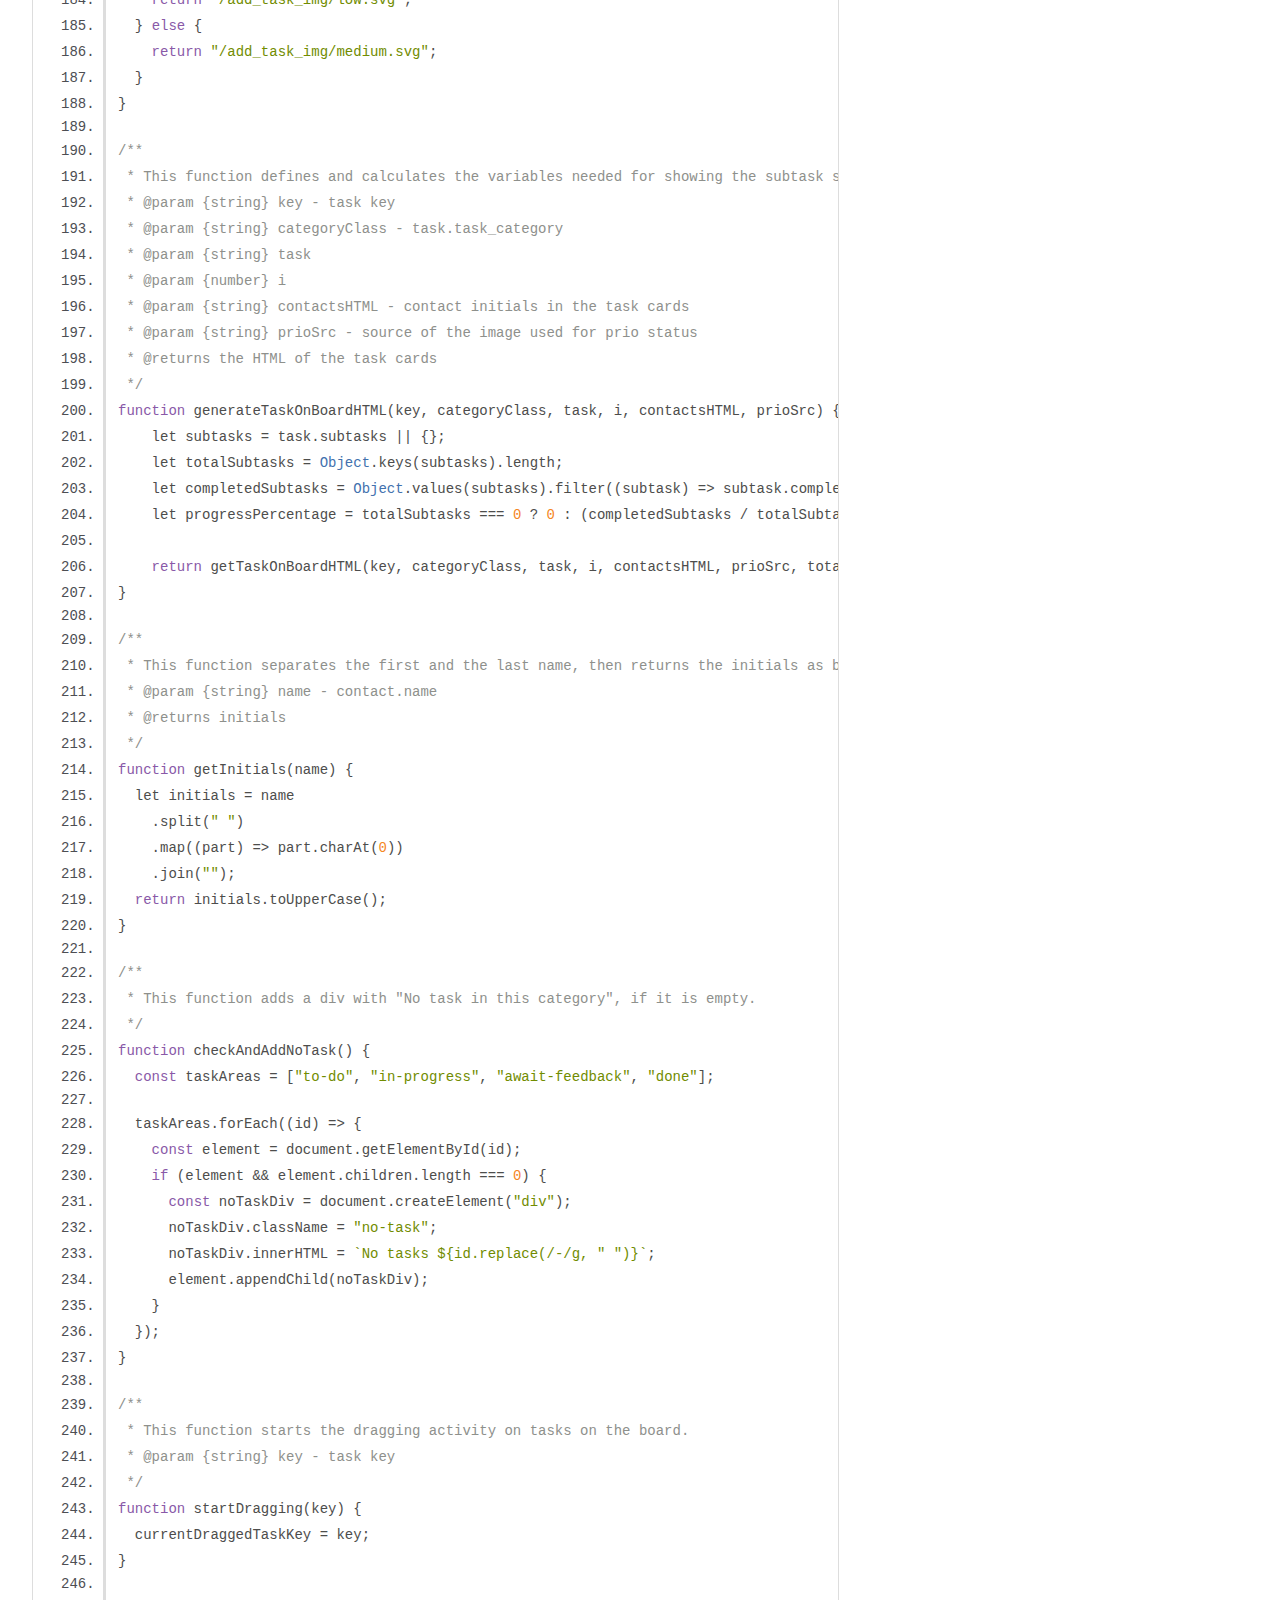
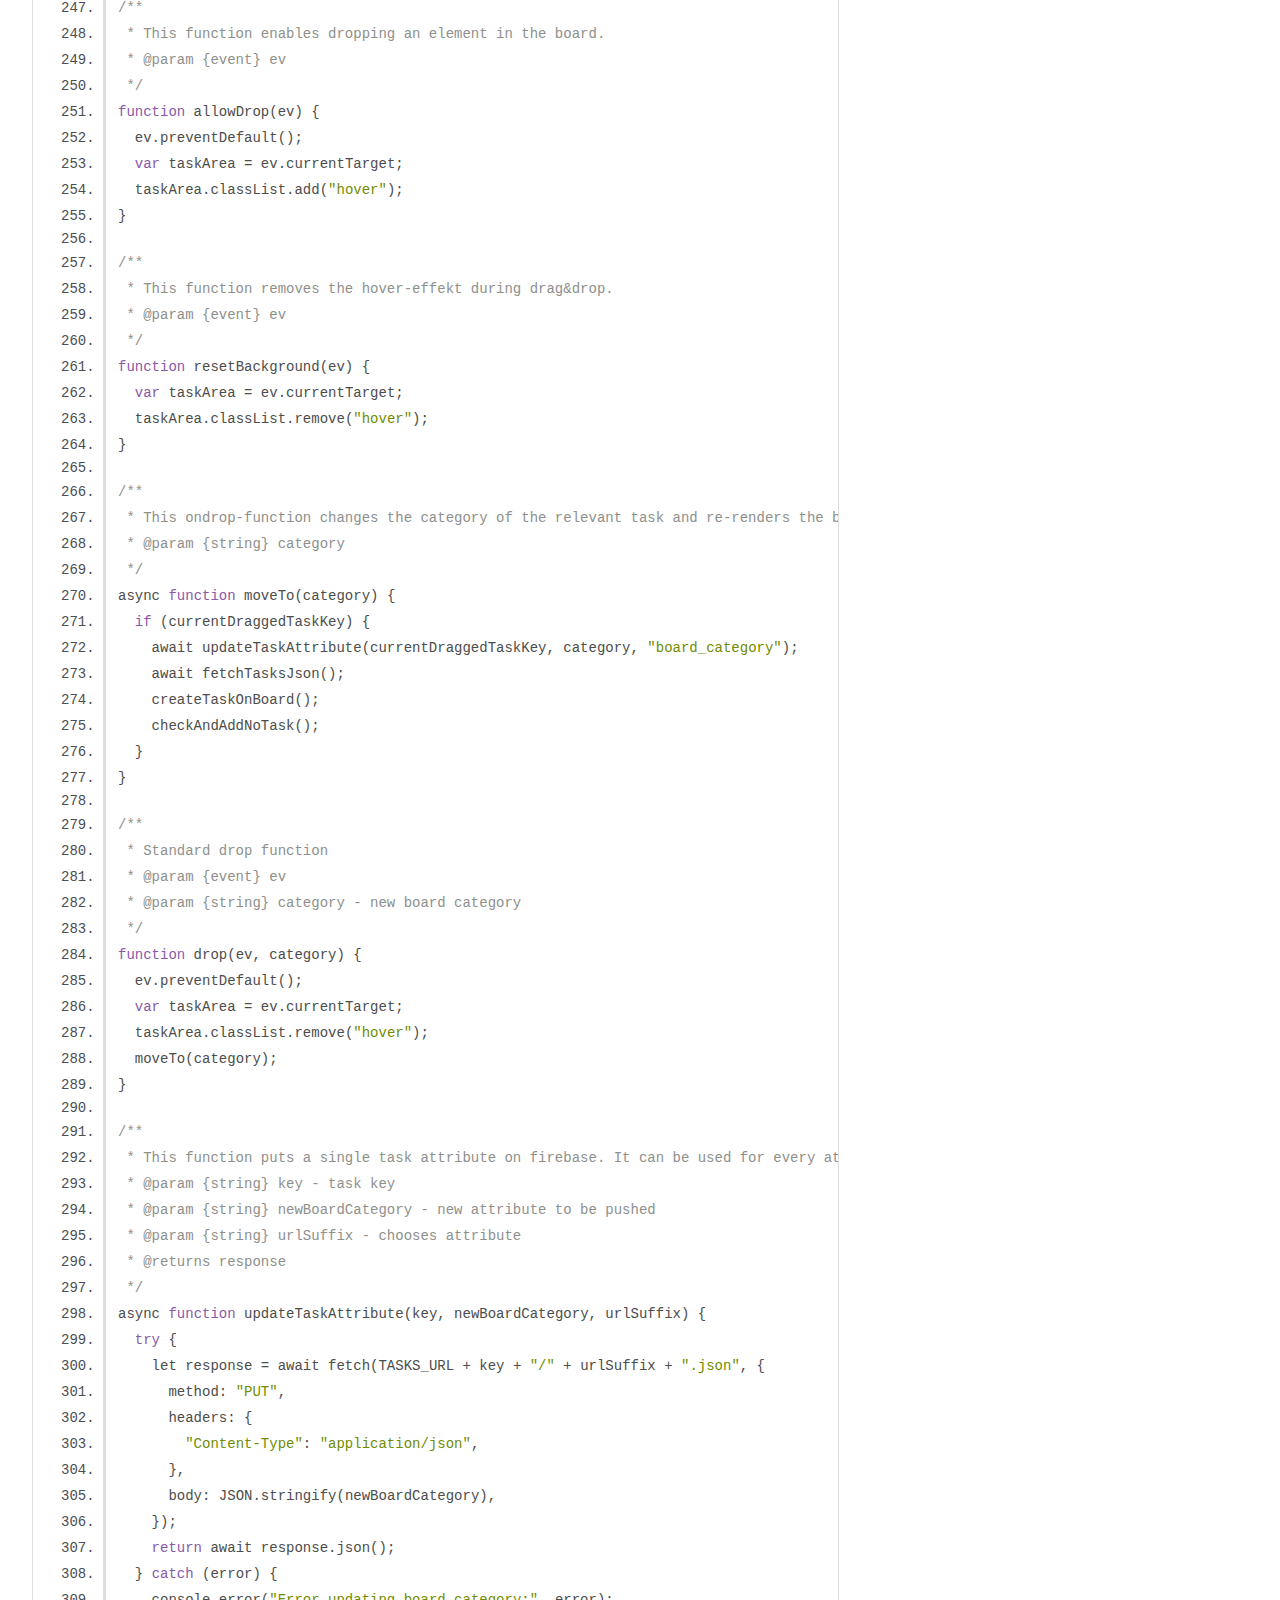
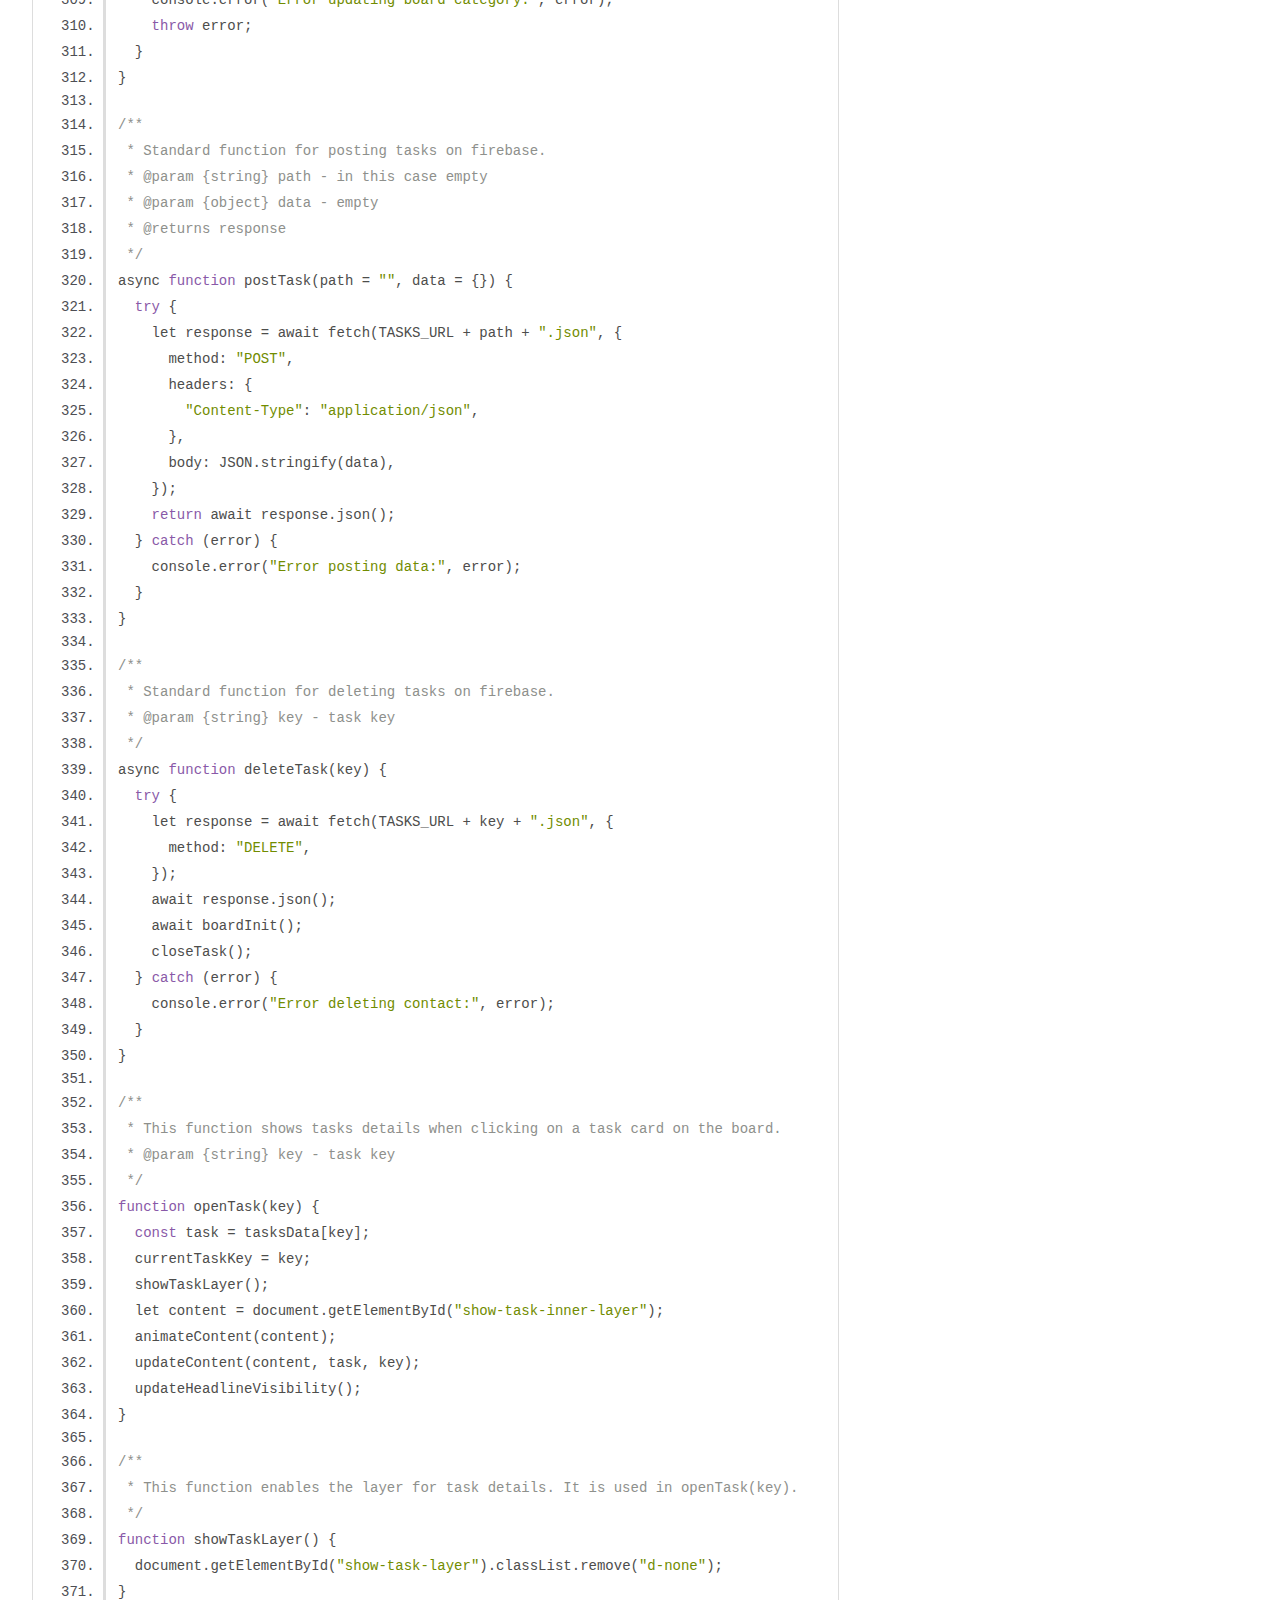
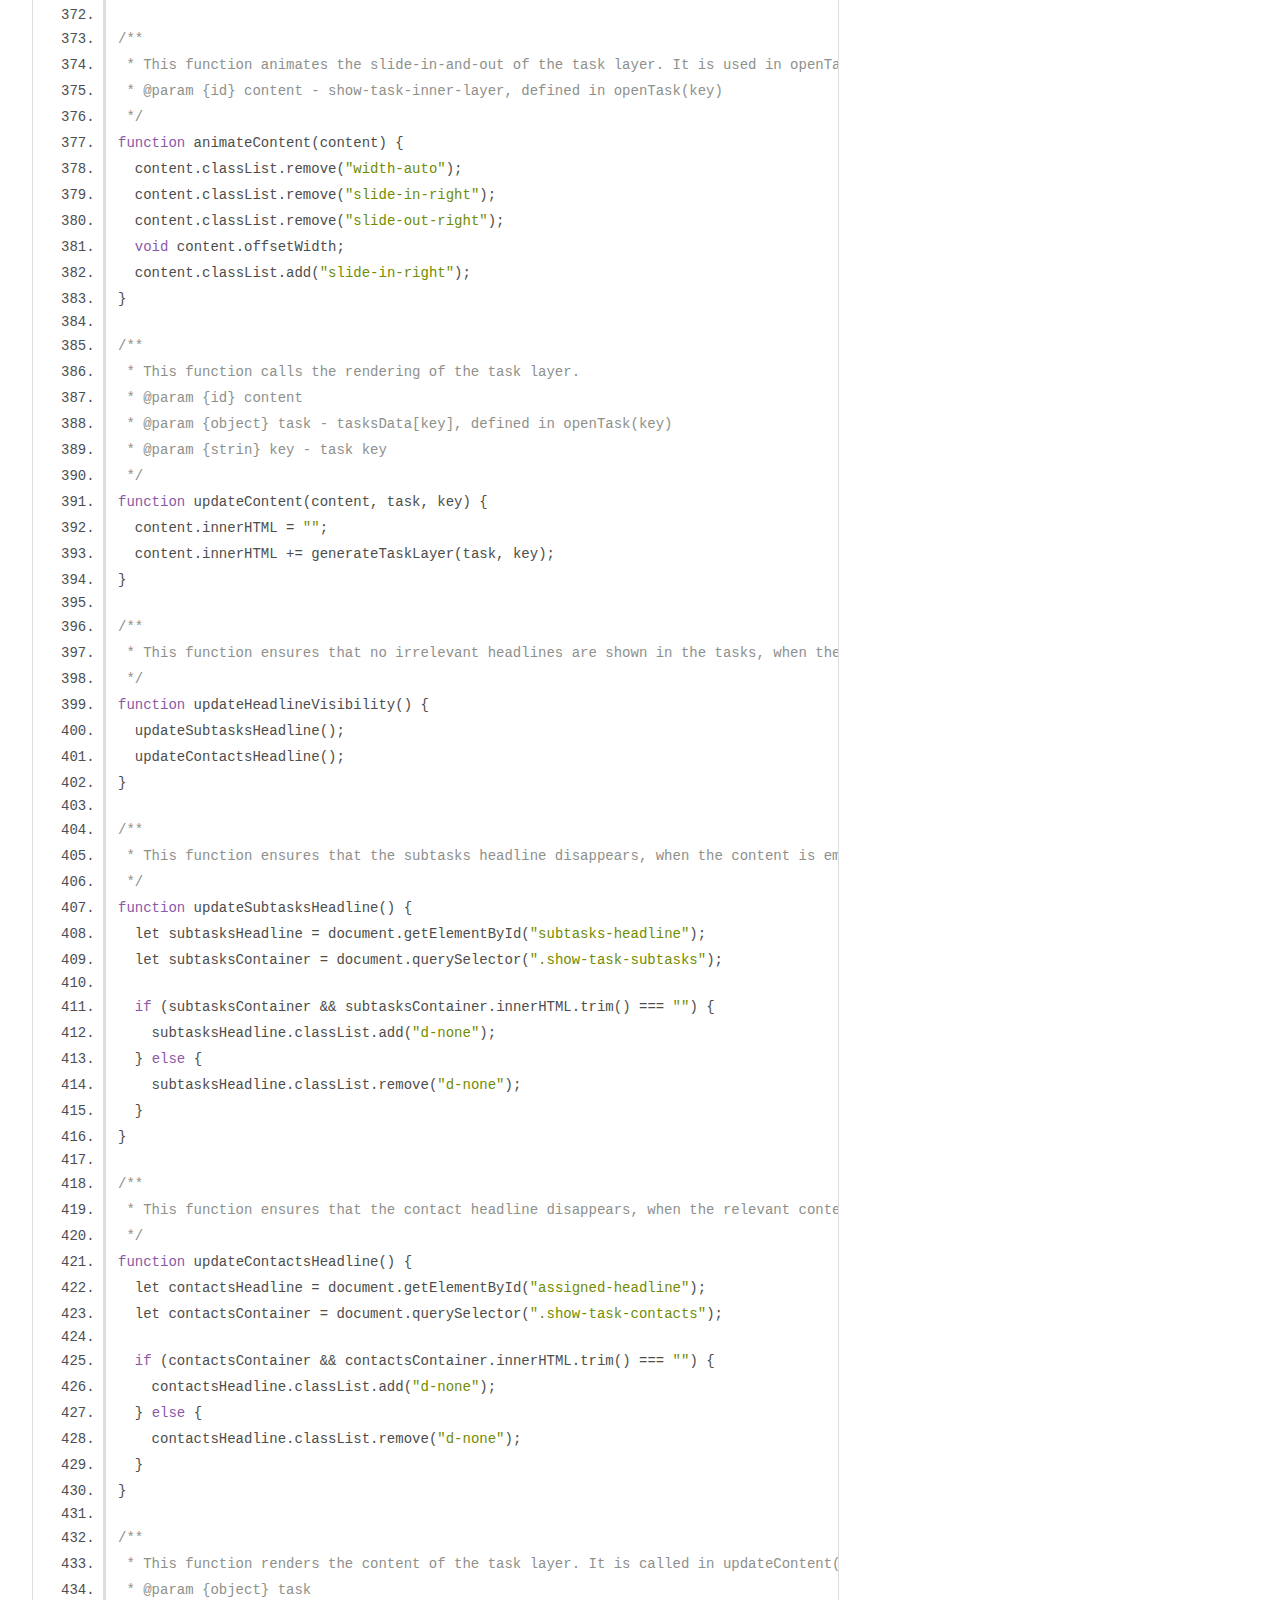
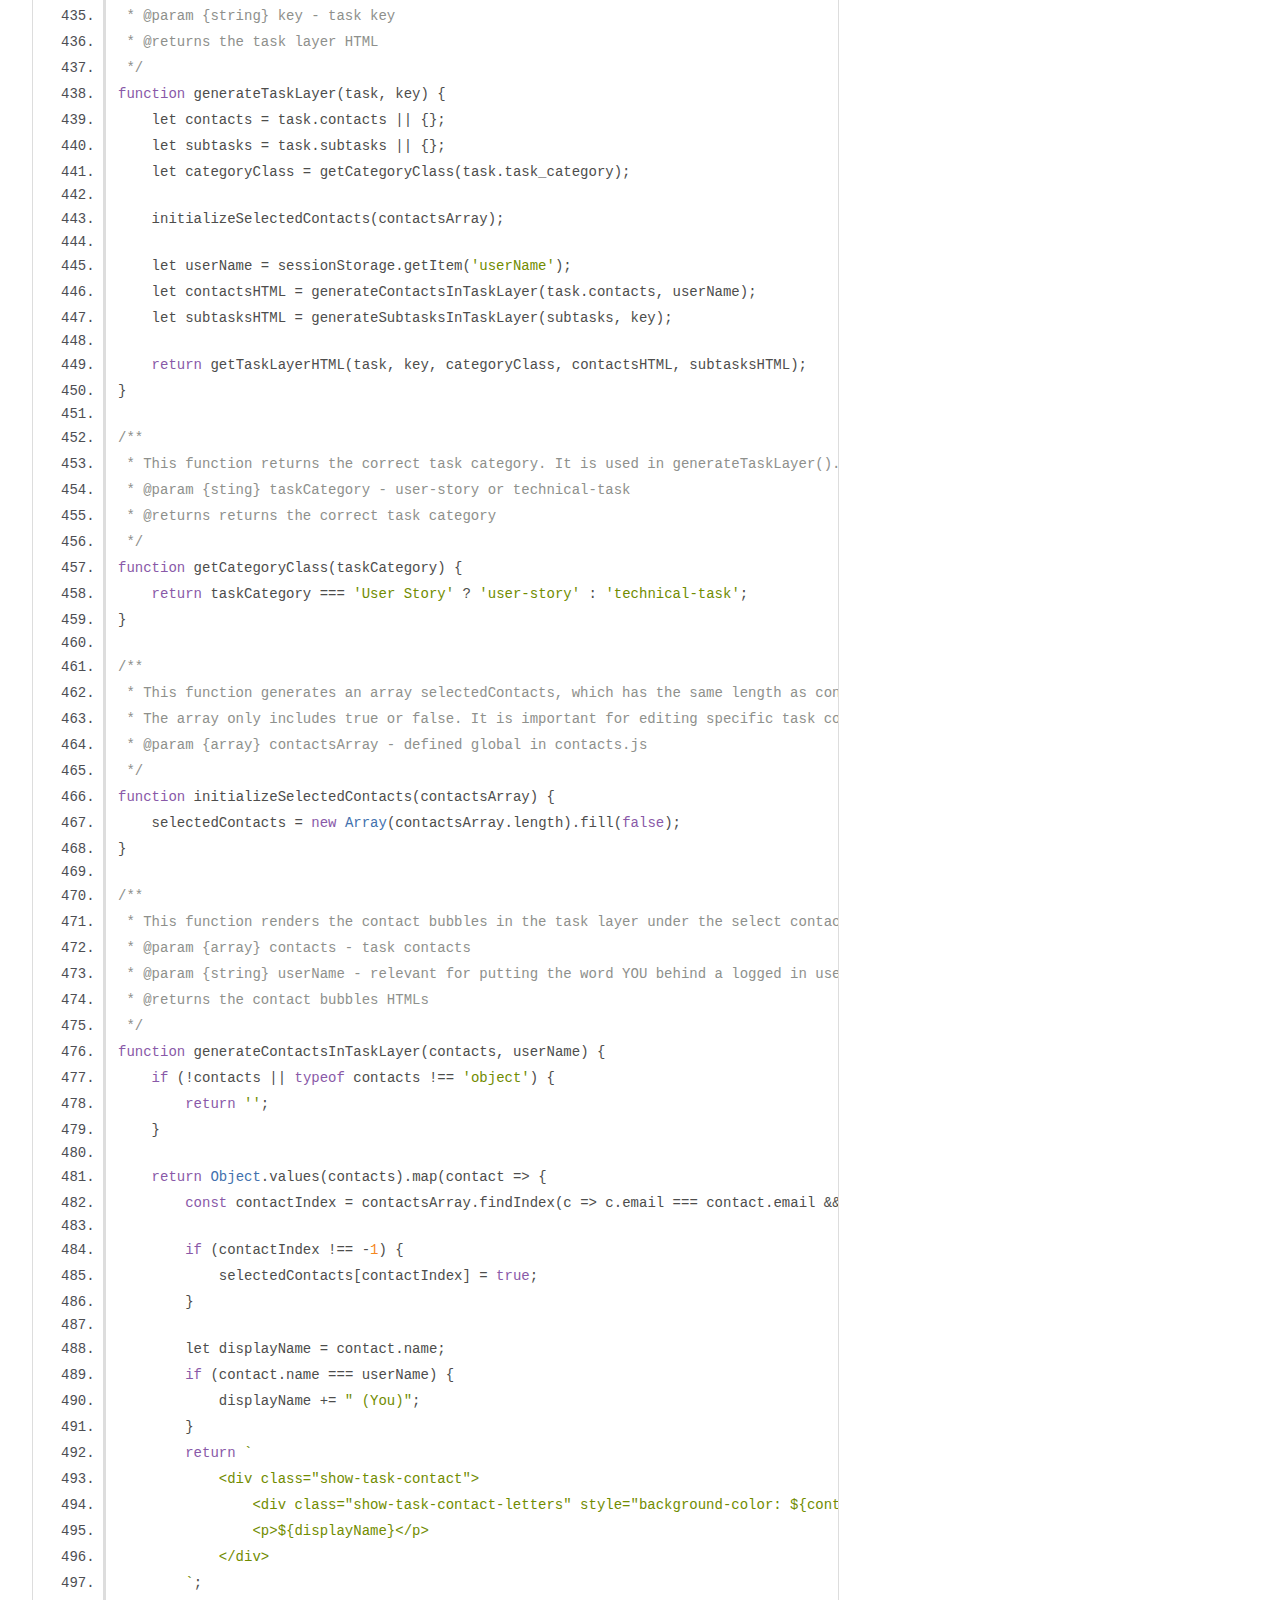
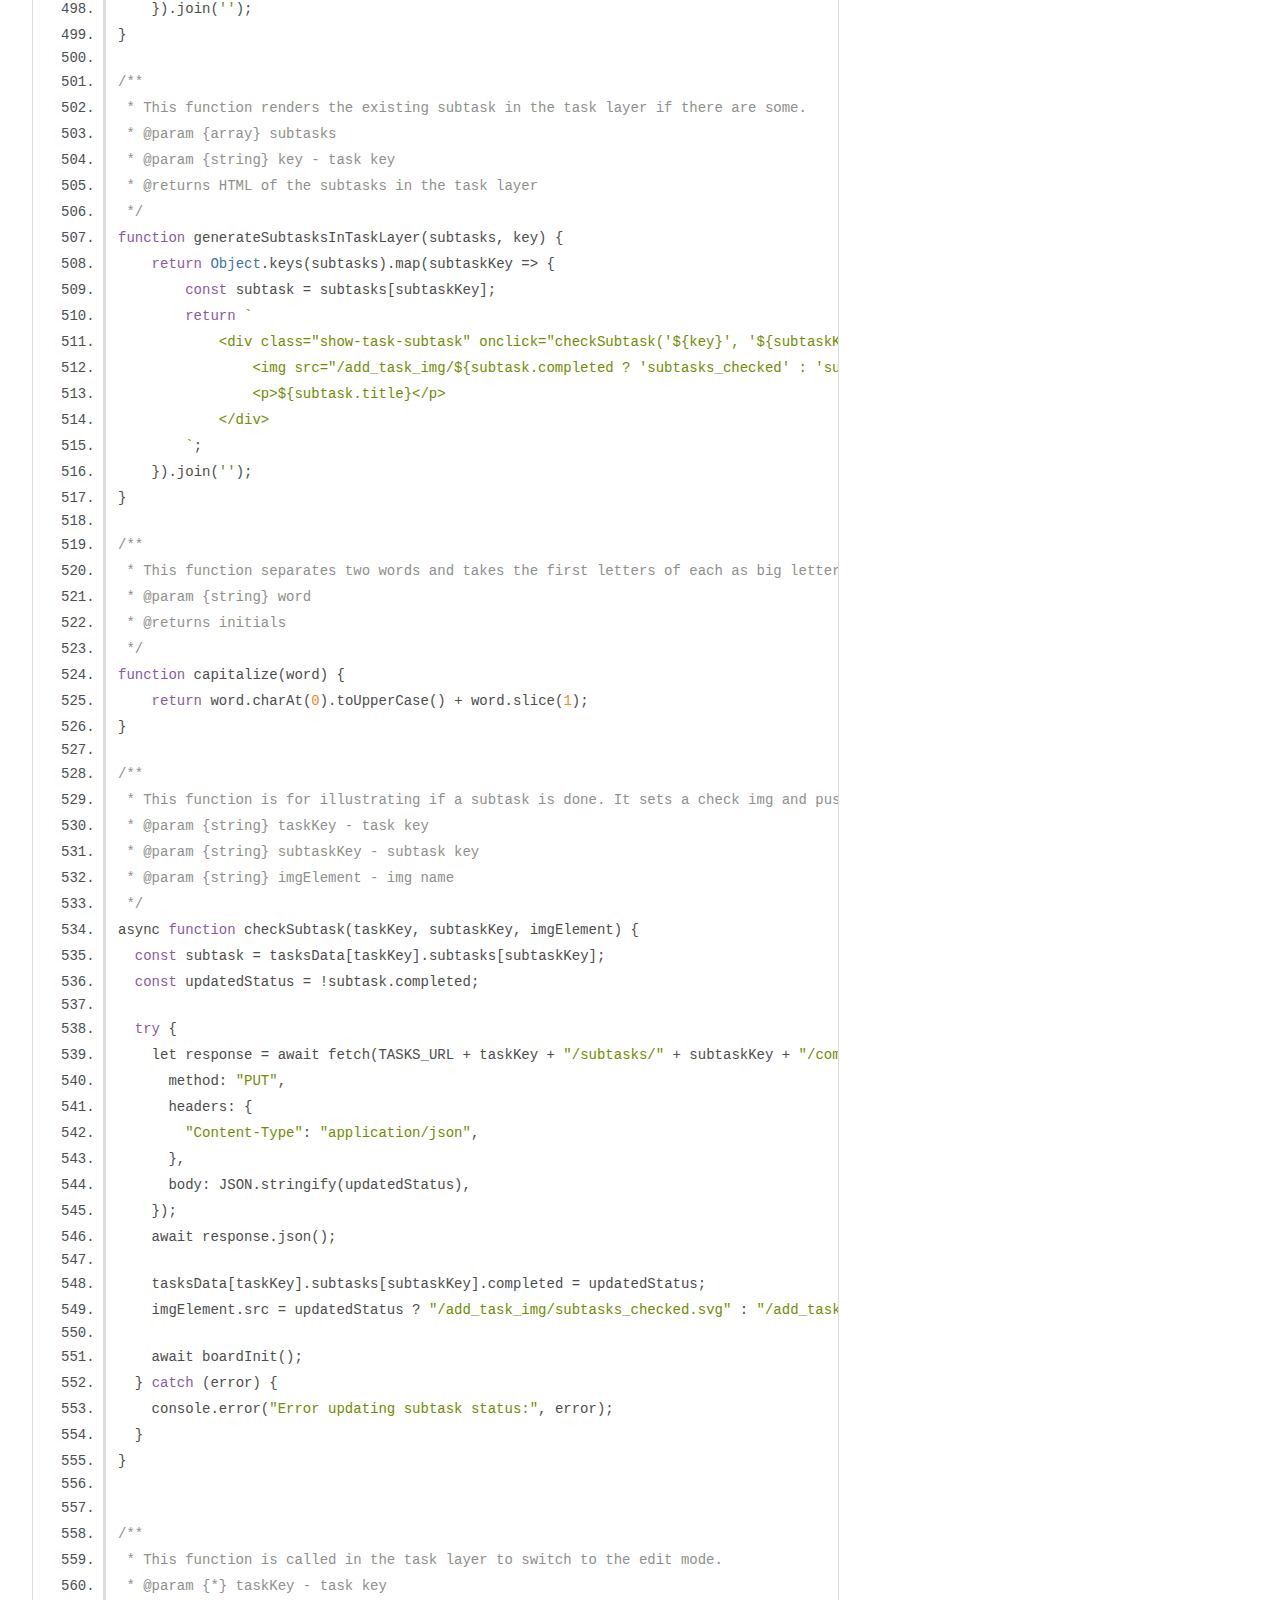
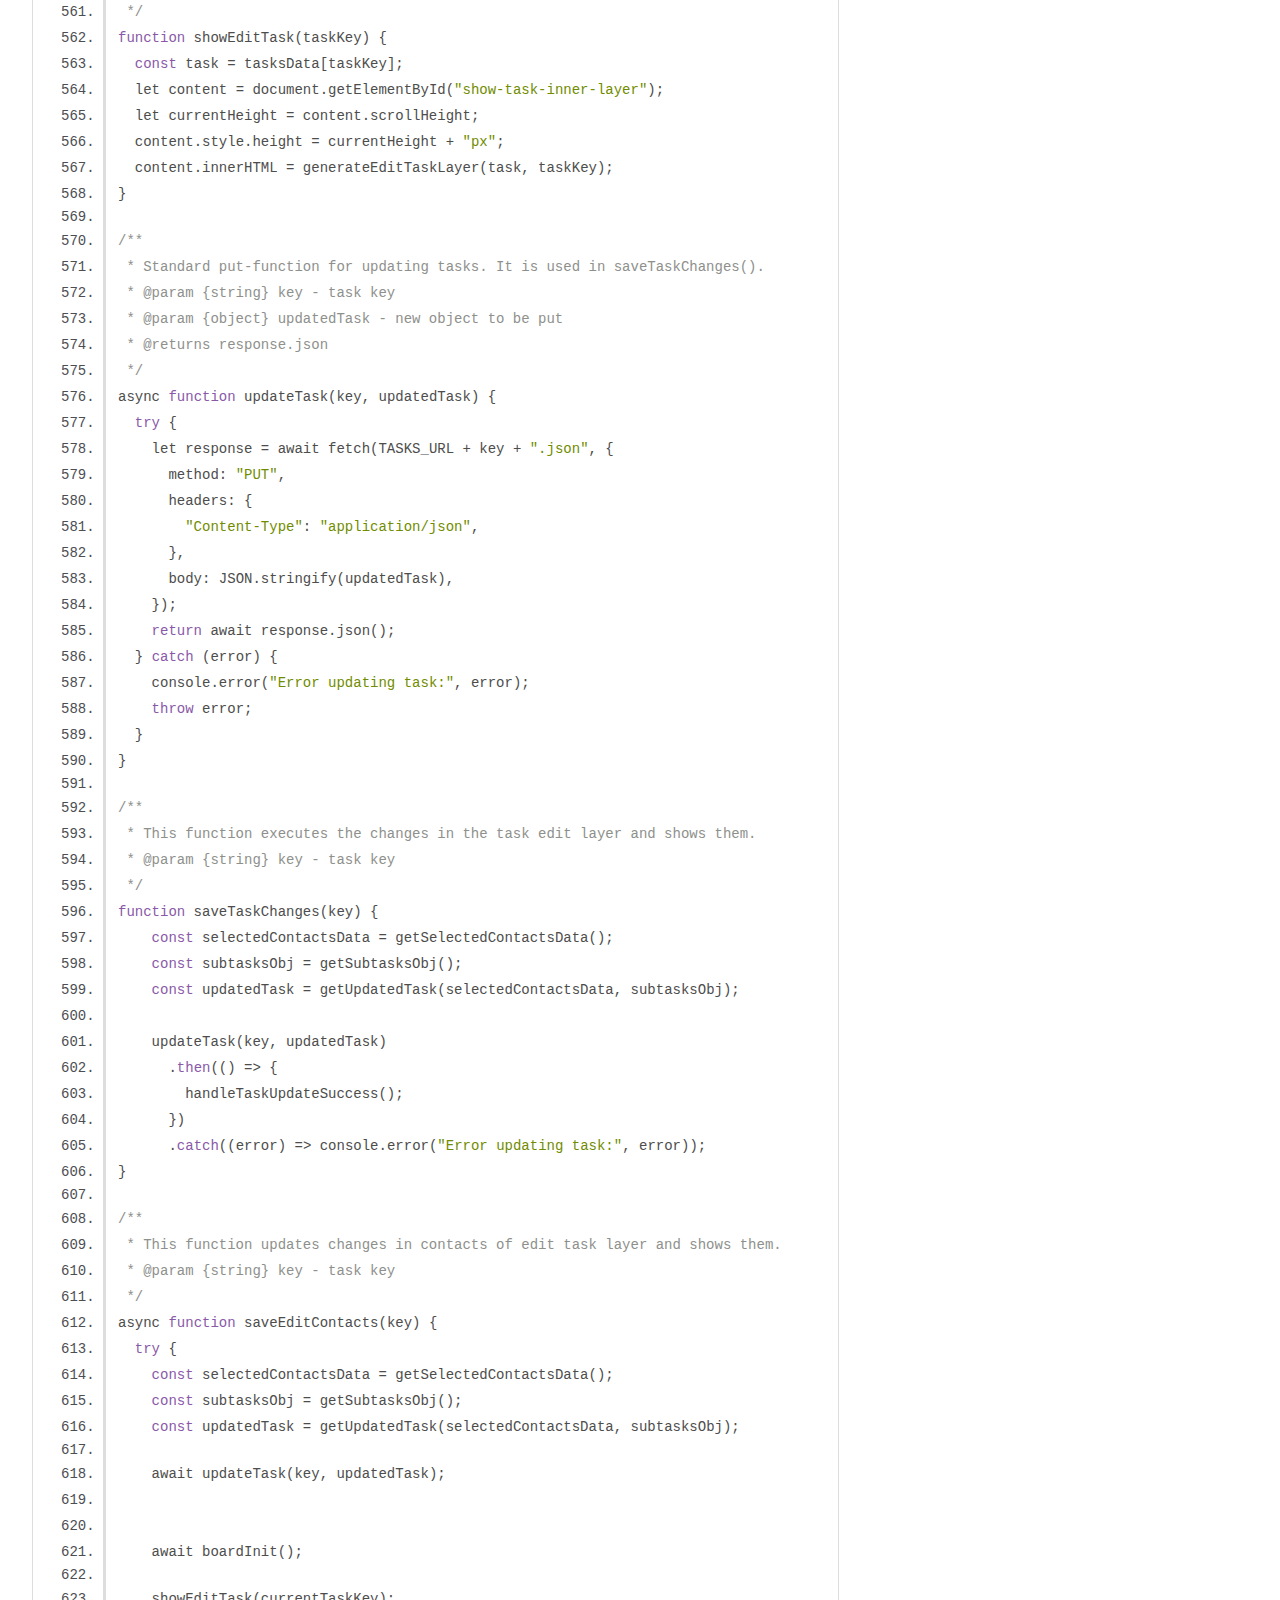
<file: out/board.js.html>
<!DOCTYPE html>
<html lang="en">
<head>
    <meta charset="utf-8">
    <title>JSDoc: Source: board.js</title>

    <script src="scripts/prettify/prettify.js"> </script>
    <script src="scripts/prettify/lang-css.js"> </script>
    <!--[if lt IE 9]>
      <script src="//html5shiv.googlecode.com/svn/trunk/html5.js"></script>
    <![endif]-->
    <link type="text/css" rel="stylesheet" href="styles/prettify-tomorrow.css">
    <link type="text/css" rel="stylesheet" href="styles/jsdoc-default.css">
</head>

<body>

<div id="main">

    <h1 class="page-title">Source: board.js</h1>

    



    
    <section>
        <article>
            <pre class="prettyprint source linenums"><code>const TASKS_URL = "https://join-database-3d39f-default-rtdb.europe-west1.firebasedatabase.app/tasks/";

let tasksData = {};
let tasksArray = [];
let tasksKeys = [];

currentTaskKey = 0;
currentTask = {};
let currentBoardCategory = "";


/**
 * This function initializes board.html. It is implemented on body onload.
 */
async function boardInit() {
  await fetchTasksJson();
  await fetchDataJson();
  createTaskOnBoard();
  checkAndAddNoTask();
  generateInitials();
}


/**
 * This function fetches all tasks dirctly from the TASK_URL defined in line 1. 
 * It saves the data first as objects, then as arrays for rendering, then the keys of the tasks, to identify them.
 * @returns false if there is an error in fetching.
 */
async function fetchTasksJson() {
  try {
    let response = await fetch(TASKS_URL + ".json");
    let responseToJson = await response.json();
    tasksData = responseToJson || {};
    tasksArray = Object.values(tasksData);
    tasksKeys = Object.keys(tasksData);
  } catch (error) {
    console.error("Error fetching data:", error);
    return false;
  }
}

/**
 * This function renders the task cards in board.html. First it defines all board IDs for the different categorys. Then it clears all Boards and renders the cards.
 */
function createTaskOnBoard() {
  const boardIds = {
    "to-do": "to-do",
    "in-progress": "in-progress",
    "await-feedback": "await-feedback",
    done: "done",
  };
  clearBoards(boardIds);

  for (let i = 0; i &lt; tasksArray.length; i++) {
    let task = tasksArray[i];
    let key = tasksKeys[i];
    let contactsHTML = generateContactsHTML(task.contacts);
    let boardId = boardIds[task.board_category] || "to-do";
    let content = document.getElementById(boardId);
    let prioSrc = handlePrio(task.prio);
    let categoryClass = task.task_category === "User Story" ? "user-story" : "technical-task";

    content.innerHTML += generateTaskOnBoardHTML(key, categoryClass, task, i, contactsHTML, prioSrc);
  }
}

/**
 * This function works by using the input field "Find Task". It is implemented by an oninput-handler in the HTML.
 */
function findTask() {
  let input = document.getElementById("find-task").value.toLowerCase();
  let filteredTasks = tasksArray.filter((task) => {
    return task.title.toLowerCase().includes(input) || task.description.toLowerCase().includes(input);
  });
  renderFilteredTasks(filteredTasks);
}

/**
 * Same function as findTask() but implemented on another div shown on mobile devices.
 */
function findTaskMobile() {
  let input = document.getElementById("find-task2").value.toLowerCase();
  let filteredTasks = tasksArray.filter((task) => {
    return task.title.toLowerCase().includes(input) || task.description.toLowerCase().includes(input);
  });
  renderFilteredTasks(filteredTasks);
}

/**
 * Same functionality as createTaskOnBoard, but for the filtered tasks by the findTask-function.
 * @param {array} filteredTasks - filtered tasks by oniput-handler in findTask().
 */
function renderFilteredTasks(filteredTasks) {
  const boardIds = { "to-do": "to-do", "in-progress": "in-progress", "await-feedback": "await-feedback", done: "done" };
  clearBoards(boardIds);

  for (let i = 0; i &lt; filteredTasks.length; i++) {
    let task = filteredTasks[i];
    let key = tasksKeys[tasksArray.indexOf(task)];
    let contactsHTML = generateContactsHTML(task.contacts);
    let boardId = boardIds[task.board_category] || "to-do";
    let content = document.getElementById(boardId);
    let prioSrc = handlePrio(task.prio);
    let categoryClass = task.task_category === "User Story" ? "user-story" : "technical-task";

    content.innerHTML += generateTaskOnBoardHTML(key, categoryClass, task, i, contactsHTML, prioSrc);
  }
  checkAndAddNoTask();
}

/**
 * This function empties all category boards before they are rendert again in other functions.
 * @param {array} boardIds - board categories to-do, in-progress, await-feedback and done
 */
function clearBoards(boardIds) {
  for (let id in boardIds) {
    let content = document.getElementById(boardIds[id]);
    if (content) {
      content.innerHTML = "";
    }
  }
}

/**
 * This function displays the assigned contacts on the cards on the board by initials.
 * @param {array} contacts - task.contacts
 * @returns HTMLs of the first four assigned contacts and the HTML with the number of the further contacts, if there are more.
 */
function generateContactsHTML(contacts) {
  contacts = contacts || {};
  const contactCount = Object.keys(contacts).length;
  const displayedContacts = getDisplayedContactsHTML(contacts);
  const remainingContacts = getRemainingContactsHTML(contactCount);

  return displayedContacts + remainingContacts;
}

/**
 * This function renders the first four assigned task contacts on the card on the board.
 * @param {array} contacts - task.contacts
 * @returns HTMLs of the first four assigned contacts
 */
function getDisplayedContactsHTML(contacts) {
  let contactsHTML = "";
  let displayedContacts = 0;

  for (let key in contacts) {
    if (contacts.hasOwnProperty(key) &amp;&amp; displayedContacts &lt; 4) {
      const contact = contacts[key];
      contactsHTML += generateContact(contact);
      displayedContacts++;
    } else if (displayedContacts >= 4) {
      break;
    }
  }

  return contactsHTML;
}

/**
 * This function returns a HTML with the number of further contacts if there are more than four on the card on the board..
 * @param {number} contactCount - task.contacts[length]
 * @returns HTML with the number of further contacts or nothing if there are four assigned contacts or less.
 */
function getRemainingContactsHTML(contactCount) {
  if (contactCount > 4) {
    const remainingContacts = contactCount - 4;
    return generateRemainingContactsHTML(remainingContacts);
  }
  return "";
}

/**
 * This function displays the correct image for each prio status on the cards on the board
 * @param {string} prio - task.prio
 * @returns the correct image correspondant to urgent, medium or low
 */
function handlePrio(prio) {
  if (prio === "urgent") {
    return "/add_task_img/high.svg";
  } else if (prio === "medium") {
    return "/add_task_img/medium.svg";
  } else if (prio === "low") {
    return "/add_task_img/low.svg";
  } else {
    return "/add_task_img/medium.svg";
  }
}

/**
 * This function defines and calculates the variables needed for showing the subtask status on the cards on the board and then returns the card HTMLs.
 * @param {string} key - task key
 * @param {string} categoryClass - task.task_category
 * @param {string} task 
 * @param {number} i 
 * @param {string} contactsHTML - contact initials in the task cards
 * @param {string} prioSrc - source of the image used for prio status
 * @returns the HTML of the task cards
 */
function generateTaskOnBoardHTML(key, categoryClass, task, i, contactsHTML, prioSrc) {
    let subtasks = task.subtasks || {};
    let totalSubtasks = Object.keys(subtasks).length;
    let completedSubtasks = Object.values(subtasks).filter((subtask) => subtask.completed).length;
    let progressPercentage = totalSubtasks === 0 ? 0 : (completedSubtasks / totalSubtasks) * 100;
  
    return getTaskOnBoardHTML(key, categoryClass, task, i, contactsHTML, prioSrc, totalSubtasks, completedSubtasks, progressPercentage);
}

/**
 * This function separates the first and the last name, then returns the initials as big letters.
 * @param {string} name - contact.name
 * @returns initials
 */
function getInitials(name) {
  let initials = name
    .split(" ")
    .map((part) => part.charAt(0))
    .join("");
  return initials.toUpperCase();
}

/**
 * This function adds a div with "No task in this category", if it is empty.
 */
function checkAndAddNoTask() {
  const taskAreas = ["to-do", "in-progress", "await-feedback", "done"];

  taskAreas.forEach((id) => {
    const element = document.getElementById(id);
    if (element &amp;&amp; element.children.length === 0) {
      const noTaskDiv = document.createElement("div");
      noTaskDiv.className = "no-task";
      noTaskDiv.innerHTML = `No tasks ${id.replace(/-/g, " ")}`;
      element.appendChild(noTaskDiv);
    }
  });
}

/**
 * This function starts the dragging activity on tasks on the board.
 * @param {string} key - task key
 */
function startDragging(key) {
  currentDraggedTaskKey = key;
}

/**
 * This function enables dropping an element in the board.
 * @param {event} ev 
 */
function allowDrop(ev) {
  ev.preventDefault();
  var taskArea = ev.currentTarget;
  taskArea.classList.add("hover");
}

/**
 * This function removes the hover-effekt during drag&amp;drop.
 * @param {event} ev 
 */
function resetBackground(ev) {
  var taskArea = ev.currentTarget;
  taskArea.classList.remove("hover");
}

/**
 * This ondrop-function changes the category of the relevant task and re-renders the board.
 * @param {string} category 
 */
async function moveTo(category) {
  if (currentDraggedTaskKey) {
    await updateTaskAttribute(currentDraggedTaskKey, category, "board_category");
    await fetchTasksJson();
    createTaskOnBoard();
    checkAndAddNoTask();
  }
}

/**
 * Standard drop function
 * @param {event} ev 
 * @param {string} category - new board category
 */
function drop(ev, category) {
  ev.preventDefault();
  var taskArea = ev.currentTarget;
  taskArea.classList.remove("hover");
  moveTo(category);
}

/**
 * This function puts a single task attribute on firebase. It can be used for every attribute by choosing urlSuffix.
 * @param {string} key - task key
 * @param {string} newBoardCategory - new attribute to be pushed
 * @param {string} urlSuffix - chooses attribute
 * @returns response
 */
async function updateTaskAttribute(key, newBoardCategory, urlSuffix) {
  try {
    let response = await fetch(TASKS_URL + key + "/" + urlSuffix + ".json", {
      method: "PUT",
      headers: {
        "Content-Type": "application/json",
      },
      body: JSON.stringify(newBoardCategory),
    });
    return await response.json();
  } catch (error) {
    console.error("Error updating board category:", error);
    throw error;
  }
}

/**
 * Standard function for posting tasks on firebase.
 * @param {string} path - in this case empty
 * @param {object} data - empty
 * @returns response
 */
async function postTask(path = "", data = {}) {
  try {
    let response = await fetch(TASKS_URL + path + ".json", {
      method: "POST",
      headers: {
        "Content-Type": "application/json",
      },
      body: JSON.stringify(data),
    });
    return await response.json();
  } catch (error) {
    console.error("Error posting data:", error);
  }
}

/**
 * Standard function for deleting tasks on firebase.
 * @param {string} key - task key
 */
async function deleteTask(key) {
  try {
    let response = await fetch(TASKS_URL + key + ".json", {
      method: "DELETE",
    });
    await response.json();
    await boardInit();
    closeTask();
  } catch (error) {
    console.error("Error deleting contact:", error);
  }
}

/**
 * This function shows tasks details when clicking on a task card on the board.
 * @param {string} key - task key 
 */
function openTask(key) {
  const task = tasksData[key];
  currentTaskKey = key;
  showTaskLayer();
  let content = document.getElementById("show-task-inner-layer");
  animateContent(content);
  updateContent(content, task, key);
  updateHeadlineVisibility();
}

/**
 * This function enables the layer for task details. It is used in openTask(key).
 */
function showTaskLayer() {
  document.getElementById("show-task-layer").classList.remove("d-none");
}

/**
 * This function animates the slide-in-and-out of the task layer. It is used in openTask(key).
 * @param {id} content - show-task-inner-layer, defined in openTask(key)
 */
function animateContent(content) {
  content.classList.remove("width-auto");
  content.classList.remove("slide-in-right");
  content.classList.remove("slide-out-right");
  void content.offsetWidth;
  content.classList.add("slide-in-right");
}

/**
 * This function calls the rendering of the task layer.
 * @param {id} content 
 * @param {object} task - tasksData[key], defined in openTask(key)
 * @param {strin} key - task key
 */
function updateContent(content, task, key) {
  content.innerHTML = "";
  content.innerHTML += generateTaskLayer(task, key);
}

/**
 * This function ensures that no irrelevant headlines are shown in the tasks, when the relevant content is empty.
 */
function updateHeadlineVisibility() {
  updateSubtasksHeadline();
  updateContactsHeadline();
}

/**
 * This function ensures that the subtasks headline disappears, when the content is empty.
 */
function updateSubtasksHeadline() {
  let subtasksHeadline = document.getElementById("subtasks-headline");
  let subtasksContainer = document.querySelector(".show-task-subtasks");

  if (subtasksContainer &amp;&amp; subtasksContainer.innerHTML.trim() === "") {
    subtasksHeadline.classList.add("d-none");
  } else {
    subtasksHeadline.classList.remove("d-none");
  }
}

/**
 * This function ensures that the contact headline disappears, when the relevant content is empty.
 */
function updateContactsHeadline() {
  let contactsHeadline = document.getElementById("assigned-headline");
  let contactsContainer = document.querySelector(".show-task-contacts");

  if (contactsContainer &amp;&amp; contactsContainer.innerHTML.trim() === "") {
    contactsHeadline.classList.add("d-none");
  } else {
    contactsHeadline.classList.remove("d-none");
  }
}

/**
 * This function renders the content of the task layer. It is called in updateContent(), which is called in openTask().
 * @param {object} task 
 * @param {string} key - task key
 * @returns the task layer HTML
 */
function generateTaskLayer(task, key) {
    let contacts = task.contacts || {};
    let subtasks = task.subtasks || {};
    let categoryClass = getCategoryClass(task.task_category);

    initializeSelectedContacts(contactsArray);

    let userName = sessionStorage.getItem('userName');
    let contactsHTML = generateContactsInTaskLayer(task.contacts, userName);
    let subtasksHTML = generateSubtasksInTaskLayer(subtasks, key);

    return getTaskLayerHTML(task, key, categoryClass, contactsHTML, subtasksHTML);
}

/**
 * This function returns the correct task category. It is used in generateTaskLayer().
 * @param {sting} taskCategory - user-story or technical-task 
 * @returns returns the correct task category
 */
function getCategoryClass(taskCategory) {
    return taskCategory === 'User Story' ? 'user-story' : 'technical-task';
}

/**
 * This function generates an array selectedContacts, which has the same length as contactsArray. 
 * The array only includes true or false. It is important for editing specific task contacts.
 * @param {array} contactsArray - defined global in contacts.js
 */
function initializeSelectedContacts(contactsArray) {
    selectedContacts = new Array(contactsArray.length).fill(false);
}

/**
 * This function renders the contact bubbles in the task layer under the select contact field.
 * @param {array} contacts - task contacts
 * @param {string} userName - relevant for putting the word YOU behind a logged in user.
 * @returns the contact bubbles HTMLs
 */
function generateContactsInTaskLayer(contacts, userName) {
    if (!contacts || typeof contacts !== 'object') {
        return '';
    }

    return Object.values(contacts).map(contact => {
        const contactIndex = contactsArray.findIndex(c => c.email === contact.email &amp;&amp; c.name === contact.name);

        if (contactIndex !== -1) {
            selectedContacts[contactIndex] = true;
        }

        let displayName = contact.name;
        if (contact.name === userName) {
            displayName += " (You)";
        }
        return `
            &lt;div class="show-task-contact">
                &lt;div class="show-task-contact-letters" style="background-color: ${contact.color};">${getInitials(contact.name)}&lt;/div>
                &lt;p>${displayName}&lt;/p>
            &lt;/div>
        `;
    }).join('');
}

/**
 * This function renders the existing subtask in the task layer if there are some.
 * @param {array} subtasks 
 * @param {string} key - task key
 * @returns HTML of the subtasks in the task layer
 */
function generateSubtasksInTaskLayer(subtasks, key) {
    return Object.keys(subtasks).map(subtaskKey => {
        const subtask = subtasks[subtaskKey];
        return `
            &lt;div class="show-task-subtask" onclick="checkSubtask('${key}', '${subtaskKey}', this.querySelector('img'))">
                &lt;img src="/add_task_img/${subtask.completed ? 'subtasks_checked' : 'subtasks_notchecked'}.svg" alt="">
                &lt;p>${subtask.title}&lt;/p>
            &lt;/div>
        `;
    }).join('');
}

/**
 * This function separates two words and takes the first letters of each as big letters.
 * @param {string} word 
 * @returns initials
 */
function capitalize(word) {
    return word.charAt(0).toUpperCase() + word.slice(1);
}

/**
 * This function is for illustrating if a subtask is done. It sets a check img and pushes the new status on firebase.
 * @param {string} taskKey - task key
 * @param {string} subtaskKey - subtask key
 * @param {string} imgElement - img name
 */
async function checkSubtask(taskKey, subtaskKey, imgElement) {
  const subtask = tasksData[taskKey].subtasks[subtaskKey];
  const updatedStatus = !subtask.completed;

  try {
    let response = await fetch(TASKS_URL + taskKey + "/subtasks/" + subtaskKey + "/completed.json", {
      method: "PUT",
      headers: {
        "Content-Type": "application/json",
      },
      body: JSON.stringify(updatedStatus),
    });
    await response.json();

    tasksData[taskKey].subtasks[subtaskKey].completed = updatedStatus;
    imgElement.src = updatedStatus ? "/add_task_img/subtasks_checked.svg" : "/add_task_img/subtasks_notchecked.svg";

    await boardInit();
  } catch (error) {
    console.error("Error updating subtask status:", error);
  }
}

  
/**
 * This function is called in the task layer to switch to the edit mode.
 * @param {*} taskKey - task key
 */
function showEditTask(taskKey) {
  const task = tasksData[taskKey];
  let content = document.getElementById("show-task-inner-layer");
  let currentHeight = content.scrollHeight;
  content.style.height = currentHeight + "px";
  content.innerHTML = generateEditTaskLayer(task, taskKey);
}

/**
 * Standard put-function for updating tasks. It is used in saveTaskChanges().
 * @param {string} key - task key
 * @param {object} updatedTask - new object to be put
 * @returns response.json
 */
async function updateTask(key, updatedTask) {
  try {
    let response = await fetch(TASKS_URL + key + ".json", {
      method: "PUT",
      headers: {
        "Content-Type": "application/json",
      },
      body: JSON.stringify(updatedTask),
    });
    return await response.json();
  } catch (error) {
    console.error("Error updating task:", error);
    throw error;
  }
}

/**
 * This function executes the changes in the task edit layer and shows them.
 * @param {string} key - task key
 */
function saveTaskChanges(key) {
    const selectedContactsData = getSelectedContactsData();
    const subtasksObj = getSubtasksObj();
    const updatedTask = getUpdatedTask(selectedContactsData, subtasksObj);
    
    updateTask(key, updatedTask)
      .then(() => {
        handleTaskUpdateSuccess();
      })
      .catch((error) => console.error("Error updating task:", error));
}

/**
 * This function updates changes in contacts of edit task layer and shows them.
 * @param {string} key - task key
 */
async function saveEditContacts(key) {
  try {
    const selectedContactsData = getSelectedContactsData();
    const subtasksObj = getSubtasksObj();
    const updatedTask = getUpdatedTask(selectedContactsData, subtasksObj);

    await updateTask(key, updatedTask);
    
    
    await boardInit();

    showEditTask(currentTaskKey);
    
    
  } catch (error) {
    console.error("Error updating task:", error);
  }
}

  
/**
 * This function filters all elements of selectedContacts which are true and returns them.
 * @returns true elements as objects
 */
function getSelectedContactsData() {
return selectedContacts.reduce((acc, isSelected, index) => {
    if (isSelected) {
    acc[`contact${index + 1}`] = contactsArray[index];
    }
    return acc;
}, {});
}

/**
 * This function filters all elements of subtasks which are dependant to a specific task and returns them.
 * @returns relevant subtasks as objects.
 */
function getSubtasksObj() {
return subtasks.reduce((acc, subtask, index) => {
    acc[`subtask${index + 1}`] = {
    title: subtask.title,
    completed: subtask.completed,
    };
    return acc;
}, {});
}

/**
 * This function returns an updated task object.
 * @param {array} selectedContactsData - relevant contacts
 * @param {array} subtasksObj - relevant subtasks
 * @returns updated task object
 */
function getUpdatedTask(selectedContactsData, subtasksObj) {
    return {
        task_category: currentTask.task_category,
        board_category: currentTask.board_category,
        contacts: selectedContactsData,
        subtasks: subtasksObj,
        title: document.getElementById("edit-title-input").value,
        description: document.getElementById("edit-description-input").value,
        due_date: document.getElementById("edit-date-input").value,
        prio: getSelectedPriority(),
    };
}

/**
 * This function returns the marked prio for getUpdatedTask():
 * @returns marked prio
 */
function getSelectedPriority() {
if (document.querySelector(".prio-buttons.selected-high-button")) {
    return "urgent";
} else if (document.querySelector(".prio-buttons.selected-medium-button")) {
    return "medium";
} else if (document.querySelector(".prio-buttons.selected-low-button")) {
    return "low";
} else {
    return currentTask.prio;
}
}

/**
 * This function defines the end of saveTaskChanges(). It closes the layer and renders the board.
 */
function handleTaskUpdateSuccess() {
closeTask();
boardInit();
subtasks = [];
}
  
/**
 * This function generates the edit task layer.
 * @param {object} task 
 * @param {string} key - task key
 * @returns the HTML of the relevant edit task layer
 */  
function generateEditTaskLayer(task, key) {
    currentTask = task;
    let contacts = task.contacts || {};
    let taskSubtasks = task.subtasks || {};

    let contactsHTML = getEditContactsHTML(contacts);
    let subtasksHTML = getEditSubtasksHTML(taskSubtasks);

    let highSelected = task.prio === "urgent" ? "selected-high-button" : "";
    let highImgSrc = task.prio === "urgent" ? "add_task_img/high-white.svg" : "add_task_img/high.svg";

    let mediumSelected = task.prio === "medium" ? "selected-medium-button" : "";
    let mediumImgSrc = task.prio === "medium" ? "add_task_img/medium-white.svg" : "add_task_img/medium.svg";

    let lowSelected = task.prio === "low" ? "selected-low-button" : "";
    let lowImgSrc = task.prio === "low" ? "add_task_img/low-white.svg" : "add_task_img/low.svg";

    return getEditHTML(task, key, contactsHTML, subtasksHTML, highSelected, highImgSrc, mediumSelected, mediumImgSrc, lowSelected, lowImgSrc);
}

/**
 * This function renders the relevant subtasks in the edit task layer.
 * @param {array} taskSubtasks 
 * @returns the subtasks in a list which is editable.
 */
function getEditSubtasksHTML(taskSubtasks) {
    subtasks = [];

    return Object.keys(taskSubtasks)
        .map((subtaskKey) => {
        let subtask = taskSubtasks[subtaskKey];
        subtasks.push({ title: subtask.title, completed: subtask.completed });
        return `
                &lt;div id="subtask-tasks${subtasks.length - 1}" class="subtasks-tasks">
                    &lt;div>
                        &lt;ul class="subtask-list">
                            &lt;li id="subtask-${subtasks.length - 1}" ondblclick="changeSubtask(${subtasks.length - 1})" class="subtask-list-element">${subtask.title}&lt;/li>
                        &lt;/ul>
                    &lt;/div>
                    &lt;div class="subtask-list-icons">
                        &lt;img id="edit-logo${subtasks.length - 1}" onclick="whichSourceSubtask(${subtasks.length - 1})" src="add_task_img/edit.svg" alt="" />
                        &lt;div class="subtask-line">&lt;/div>
                        &lt;img onclick="deleteSubtask(${subtasks.length - 1})" src="add_task_img/delete.svg" alt="" />
                    &lt;/div>
                &lt;/div>
            `;
        })
    .join("");
}

/**
 * This function renders the existing contact bubbles in the edit task layer. The first four contacts are shown with initials, 
 * followed by a bubble with the number of further connected contacts.
 * @param {array} contacts 
 * @returns the HTMLs of the contact bubbles and the number of the rest contacts.
 */
function getEditContactsHTML(contacts) {
    contacts = contacts || {};
    let contactCount = Object.keys(contacts).length;
  
    let contactsHTML = getFirstFourContacts(contacts);
    contactsHTML += getRestContacts(contactCount);
  
    return contactsHTML;
}

/**
 * This function renders the existing contact bubbles in the edit task layer. The first four contacts are shown with initials.
 * @param {array} contacts 
 * @returns the HTMLs of the first four contact bubbles
 */
function getFirstFourContacts(contacts) {
  let contactsHTML = "";
  let displayedContacts = 0;

  for (let key in contacts) {
    if (contacts.hasOwnProperty(key)) {
      let contact = contacts[key];
      let initials = getInitials(contact.name);

      if (displayedContacts &lt; 4) {
        contactsHTML += `
          &lt;div class="show-task-contact">
              &lt;div class="show-task-contact-letters" style="background-color: ${contact.color};">${initials}&lt;/div>
          &lt;/div>
        `;
        displayedContacts++;
      } else {
        break;
      }
    }
  }

  return contactsHTML;
}

/**
 * This function renders a bubble with the number of further connected contacts, if there are more than four.
 * @param {} contactCount 
 * @returns a bubble with the number of further connected contacts.
 */
function getRestContacts(contactCount) {
  if (contactCount > 4) {
      let remainingContacts = contactCount - 4;
      return `
      &lt;div class="show-task-contact">
          &lt;div class="show-task-contact-letters" style="background-color: white; color: black; border: 2px solid black;">+${remainingContacts}&lt;/div>
      &lt;/div>
      `;
  }
  return "";
}


/**
 * This function has the same effect as getEditContactsHTML(), but handles the add task site. It is needed so it can be implemented on addEventListener,
 * when clicked aside of the dropdown.
 * @param {array} selectedContacts 
 */
async function getAddContactSiteHTML(selectedContacts) {
  selectedContacts = selectedContacts || []; 
  let contactCount = Object.keys(selectedContacts).length;

  let content = document.getElementById('add-task-contactsHTML');
  content.innerHTML = '';
  content.innerHTML += getFirstFourAddContacts(selectedContacts);
  content.innerHTML += getRestAddContacts(contactCount);
}


/**
 * This function has the same effect as getEditContactsHTML(), but handles the add task layer. It is needed so it can be implemented on addEventListener,
 * when clicked aside of the dropdown.
 * @param {array} selectedContacts 
 * @returns the HTMLs of the contact bubbles and the number of the rest contacts.
 */
function getAddContactsHTML(selectedContacts) {
  selectedContacts = selectedContacts || []; 
  let contactCount = Object.keys(selectedContacts).length;

  let contactsHTML = getFirstFourAddContacts(selectedContacts);
  contactsHTML += getRestAddContacts(contactCount);

  return contactsHTML;
}

/**
 * This function has the same effect as getFirstFourContacts(), but handles the add task site and the add task layer. 
 * It is needed so it can be implemented on addEventListener,
 * when clicked aside of the dropdown.
 * @param {array} selectedContacts 
 * @returns the first four contacts in bubbles
 */
function getFirstFourAddContacts(selectedContacts) {
  let contactsHTML = "";
  let displayedContacts = 0;
  let contactKeys = Object.keys(contactsArray);

  for (let i = 0; i &lt; contactsKeys.length; i++) {
    if (selectedContacts[i]) {
      let contact = contactsArray[i];
      let initials = getInitials(contact.name);

      if (displayedContacts &lt; 4) {
        contactsHTML += `
          &lt;div class="show-task-contact">
              &lt;div class="show-task-contact-letters" style="background-color: ${contact.color};">${initials}&lt;/div>
          &lt;/div>
        `;
        displayedContacts++;
      } else {
        break;
      }
    }
  }

  return contactsHTML;
}

/**
 * This function has the same effect as getRestContacts(), but handles the add task site and the add task layer. 
 * It is needed so it can be implemented on addEventListener,
 * when clicked aside of the dropdown.
 * @param {number} contactCount - number of all selectedContacts which are true
 * @returns HTML of with a bubble including the rest contacts, if there are more than four.
 */
function getRestAddContacts(contactCount) {
  contactCount = selectedContacts.filter(contact => contact === true).length;
  if (contactCount > 4) {
      let remainingContacts = contactCount - 4;
      return `
      &lt;div class="show-task-contact">
          &lt;div class="show-task-contact-letters" style="background-color: white; color: black; border: 2px solid black;">+${remainingContacts}&lt;/div>
      &lt;/div>
      `;
  }
  return "";
}

/**
 * This function opens the add task layer dependant to which board category the new task should be added.
 * @param {string} boardCategory 
 */
function openAddTask(boardCategory) {
  resetSelectedContacts();
  document.getElementById("show-task-layer").classList.remove("d-none");
  let content = document.getElementById("show-task-inner-layer");
  content.classList.add("width-auto");

  content.classList.remove("slide-in-right");
  content.classList.remove("slide-out-right");
  void content.offsetWidth;
  content.classList.add("slide-in-right");

  let contacts = {};
  
  let contactsHTML = getAddContactsHTML(contacts);

  content.innerHTML = "";
  content.innerHTML += generateAddTaskLayer(boardCategory, contactsHTML);
  standardButton();
  currentBoardCategory = boardCategory;
}

/**
 * This function closes the task layer with an animation.
 */
function closeTask() {
  let contentLayer = document.getElementById("show-task-layer");
  let content = document.getElementById("show-task-inner-layer");

  content.classList.remove("slide-out-right");
  void content.offsetWidth;
  content.classList.add("slide-out-right");

  content.removeEventListener("animationend", taskAnimationEnd);
  content.addEventListener(
    "animationend",
    () => {
      content.style.height = ""; 
      taskAnimationEnd();
    },
    { once: true }
  );
}

/**
 * This function lets the layer disappear.
 */
function taskAnimationEnd() {
  document.getElementById("show-task-layer").classList.add("d-none");
}</code></pre>
        </article>
    </section>




</div>

<nav>
    <h2><a href="index.html">Home</a></h2><h3>Global</h3><ul><li><a href="global.html#allowDrop">allowDrop</a></li><li><a href="global.html#animateContent">animateContent</a></li><li><a href="global.html#boardInit">boardInit</a></li><li><a href="global.html#capitalize">capitalize</a></li><li><a href="global.html#checkAndAddNoTask">checkAndAddNoTask</a></li><li><a href="global.html#checkSubtask">checkSubtask</a></li><li><a href="global.html#clearBoards">clearBoards</a></li><li><a href="global.html#closeTask">closeTask</a></li><li><a href="global.html#createTaskOnBoard">createTaskOnBoard</a></li><li><a href="global.html#deleteTask">deleteTask</a></li><li><a href="global.html#drop">drop</a></li><li><a href="global.html#fetchTasksJson">fetchTasksJson</a></li><li><a href="global.html#findTask">findTask</a></li><li><a href="global.html#findTaskMobile">findTaskMobile</a></li><li><a href="global.html#generateContactsHTML">generateContactsHTML</a></li><li><a href="global.html#generateContactsInTaskLayer">generateContactsInTaskLayer</a></li><li><a href="global.html#generateEditTaskLayer">generateEditTaskLayer</a></li><li><a href="global.html#generateSubtasksInTaskLayer">generateSubtasksInTaskLayer</a></li><li><a href="global.html#generateTaskLayer">generateTaskLayer</a></li><li><a href="global.html#generateTaskOnBoardHTML">generateTaskOnBoardHTML</a></li><li><a href="global.html#getAddContactSiteHTML">getAddContactSiteHTML</a></li><li><a href="global.html#getAddContactsHTML">getAddContactsHTML</a></li><li><a href="global.html#getCategoryClass">getCategoryClass</a></li><li><a href="global.html#getDisplayedContactsHTML">getDisplayedContactsHTML</a></li><li><a href="global.html#getEditContactsHTML">getEditContactsHTML</a></li><li><a href="global.html#getEditSubtasksHTML">getEditSubtasksHTML</a></li><li><a href="global.html#getFirstFourAddContacts">getFirstFourAddContacts</a></li><li><a href="global.html#getFirstFourContacts">getFirstFourContacts</a></li><li><a href="global.html#getInitials">getInitials</a></li><li><a href="global.html#getRemainingContactsHTML">getRemainingContactsHTML</a></li><li><a href="global.html#getRestAddContacts">getRestAddContacts</a></li><li><a href="global.html#getRestContacts">getRestContacts</a></li><li><a href="global.html#getSelectedContactsData">getSelectedContactsData</a></li><li><a href="global.html#getSelectedPriority">getSelectedPriority</a></li><li><a href="global.html#getSubtasksObj">getSubtasksObj</a></li><li><a href="global.html#getUpdatedTask">getUpdatedTask</a></li><li><a href="global.html#handlePrio">handlePrio</a></li><li><a href="global.html#handleTaskUpdateSuccess">handleTaskUpdateSuccess</a></li><li><a href="global.html#initializeSelectedContacts">initializeSelectedContacts</a></li><li><a href="global.html#moveTo">moveTo</a></li><li><a href="global.html#openAddTask">openAddTask</a></li><li><a href="global.html#openTask">openTask</a></li><li><a href="global.html#postTask">postTask</a></li><li><a href="global.html#renderFilteredTasks">renderFilteredTasks</a></li><li><a href="global.html#resetBackground">resetBackground</a></li><li><a href="global.html#saveEditContacts">saveEditContacts</a></li><li><a href="global.html#saveTaskChanges">saveTaskChanges</a></li><li><a href="global.html#showEditTask">showEditTask</a></li><li><a href="global.html#showTaskLayer">showTaskLayer</a></li><li><a href="global.html#startDragging">startDragging</a></li><li><a href="global.html#taskAnimationEnd">taskAnimationEnd</a></li><li><a href="global.html#updateContactsHeadline">updateContactsHeadline</a></li><li><a href="global.html#updateContent">updateContent</a></li><li><a href="global.html#updateHeadlineVisibility">updateHeadlineVisibility</a></li><li><a href="global.html#updateSubtasksHeadline">updateSubtasksHeadline</a></li><li><a href="global.html#updateTask">updateTask</a></li><li><a href="global.html#updateTaskAttribute">updateTaskAttribute</a></li></ul>
</nav>

<br class="clear">

<footer>
    Documentation generated by <a href="https://github.com/jsdoc/jsdoc">JSDoc 4.0.3</a> on Thu Jul 25 2024 12:12:34 GMT+0200 (Mitteleuropäische Sommerzeit)
</footer>

<script> prettyPrint(); </script>
<script src="scripts/linenumber.js"> </script>
</body>
</html>
</file>
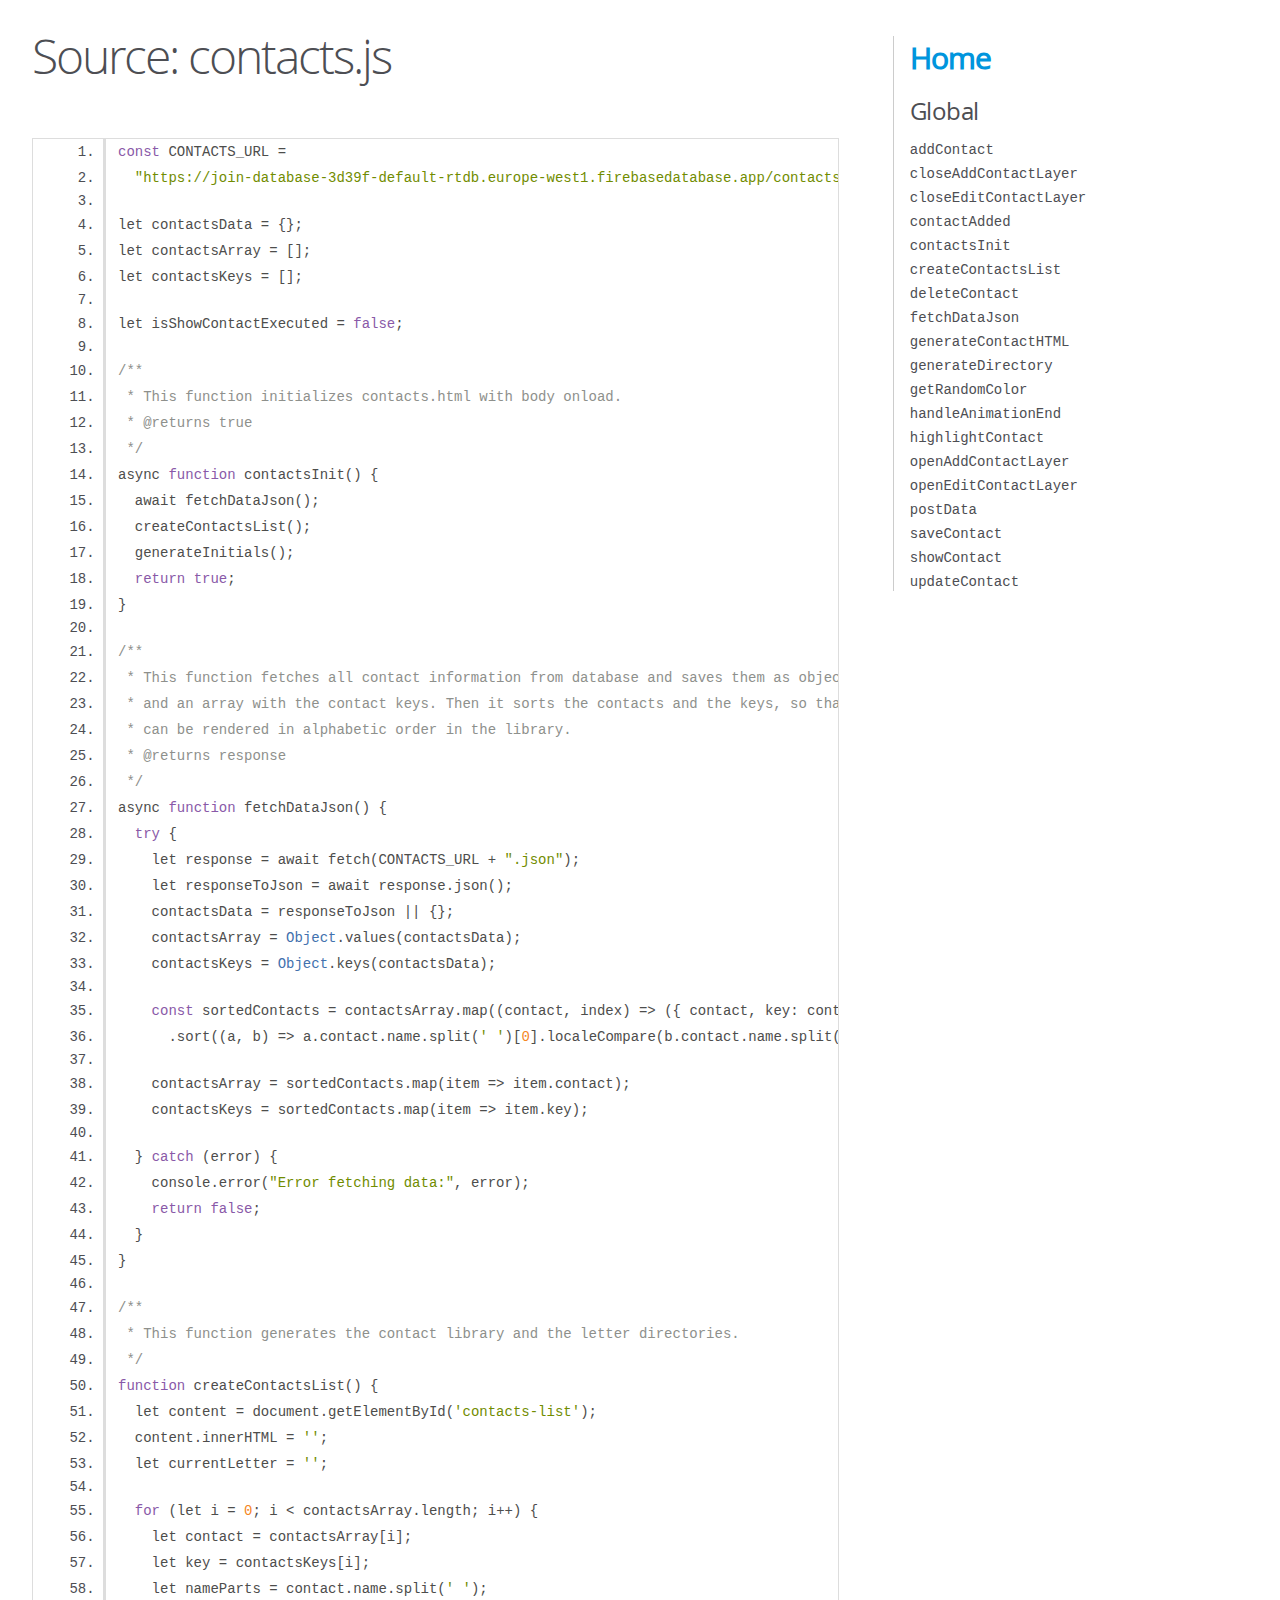
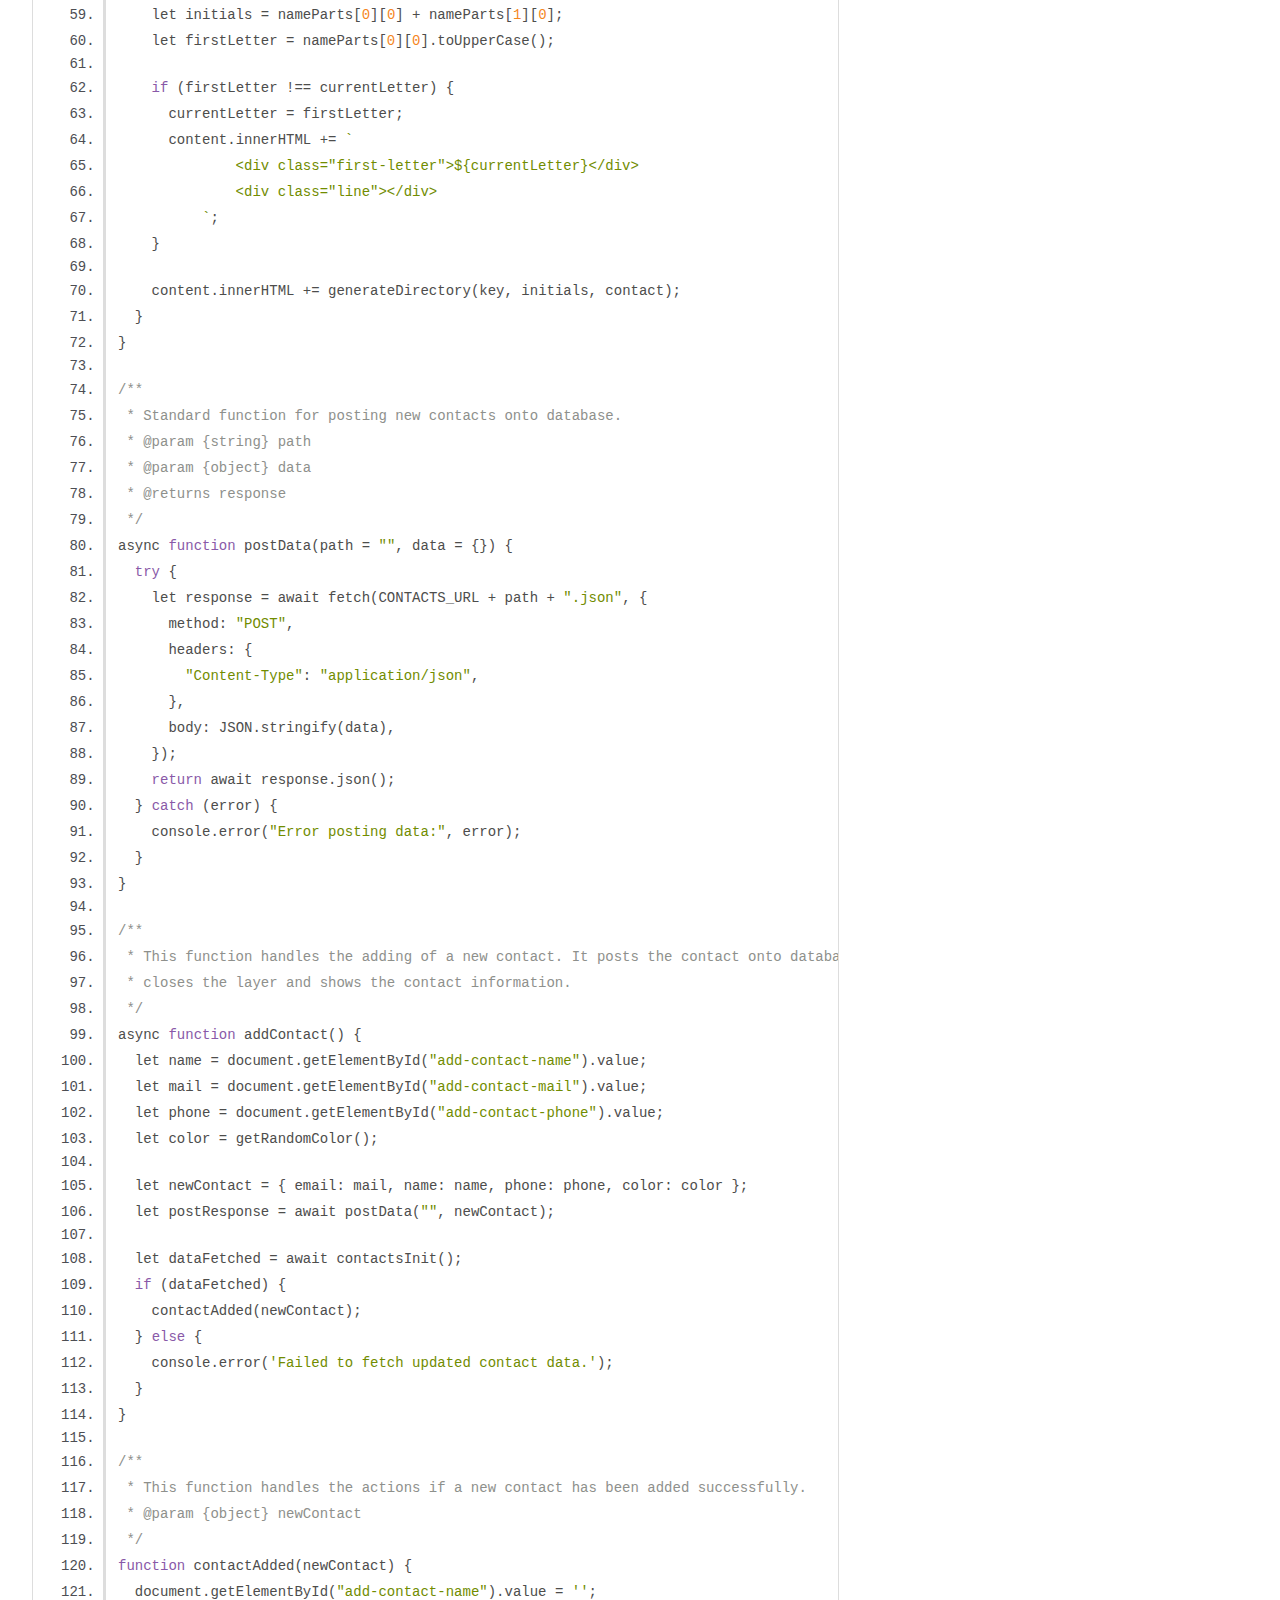
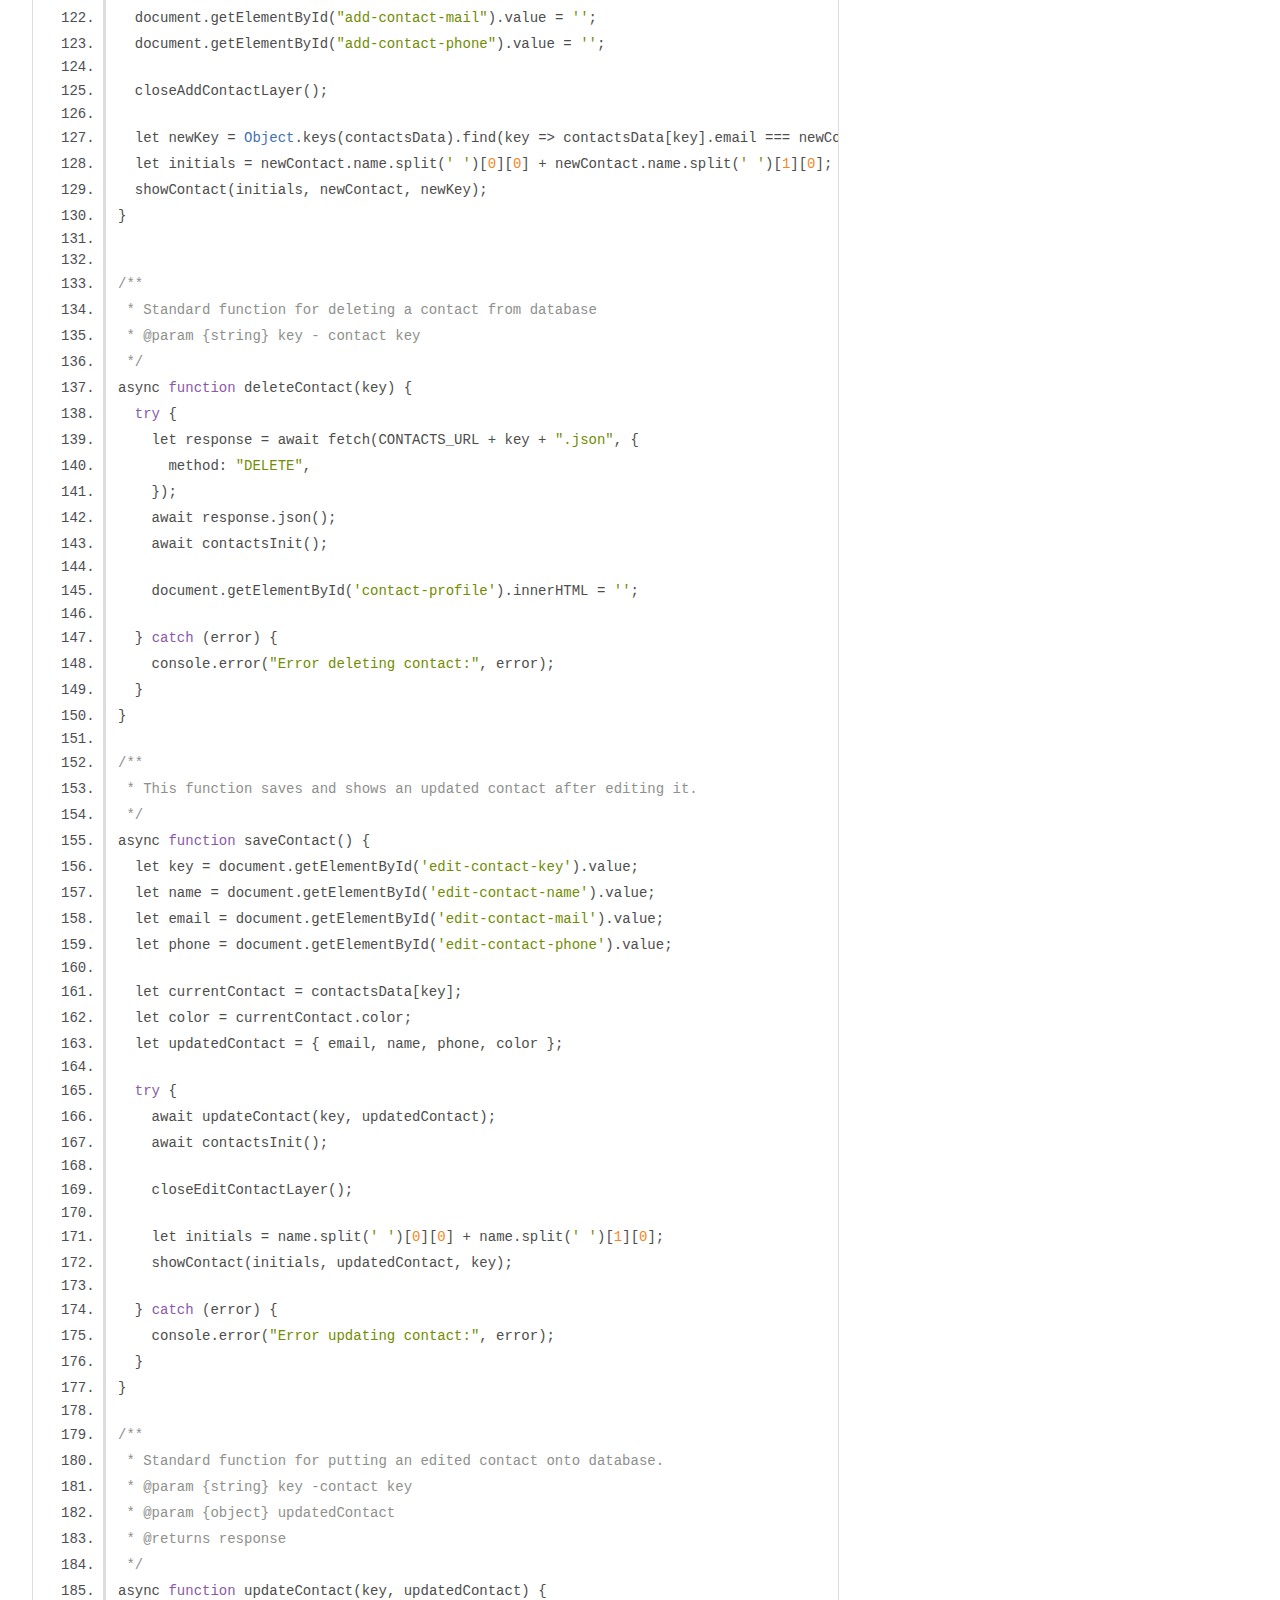
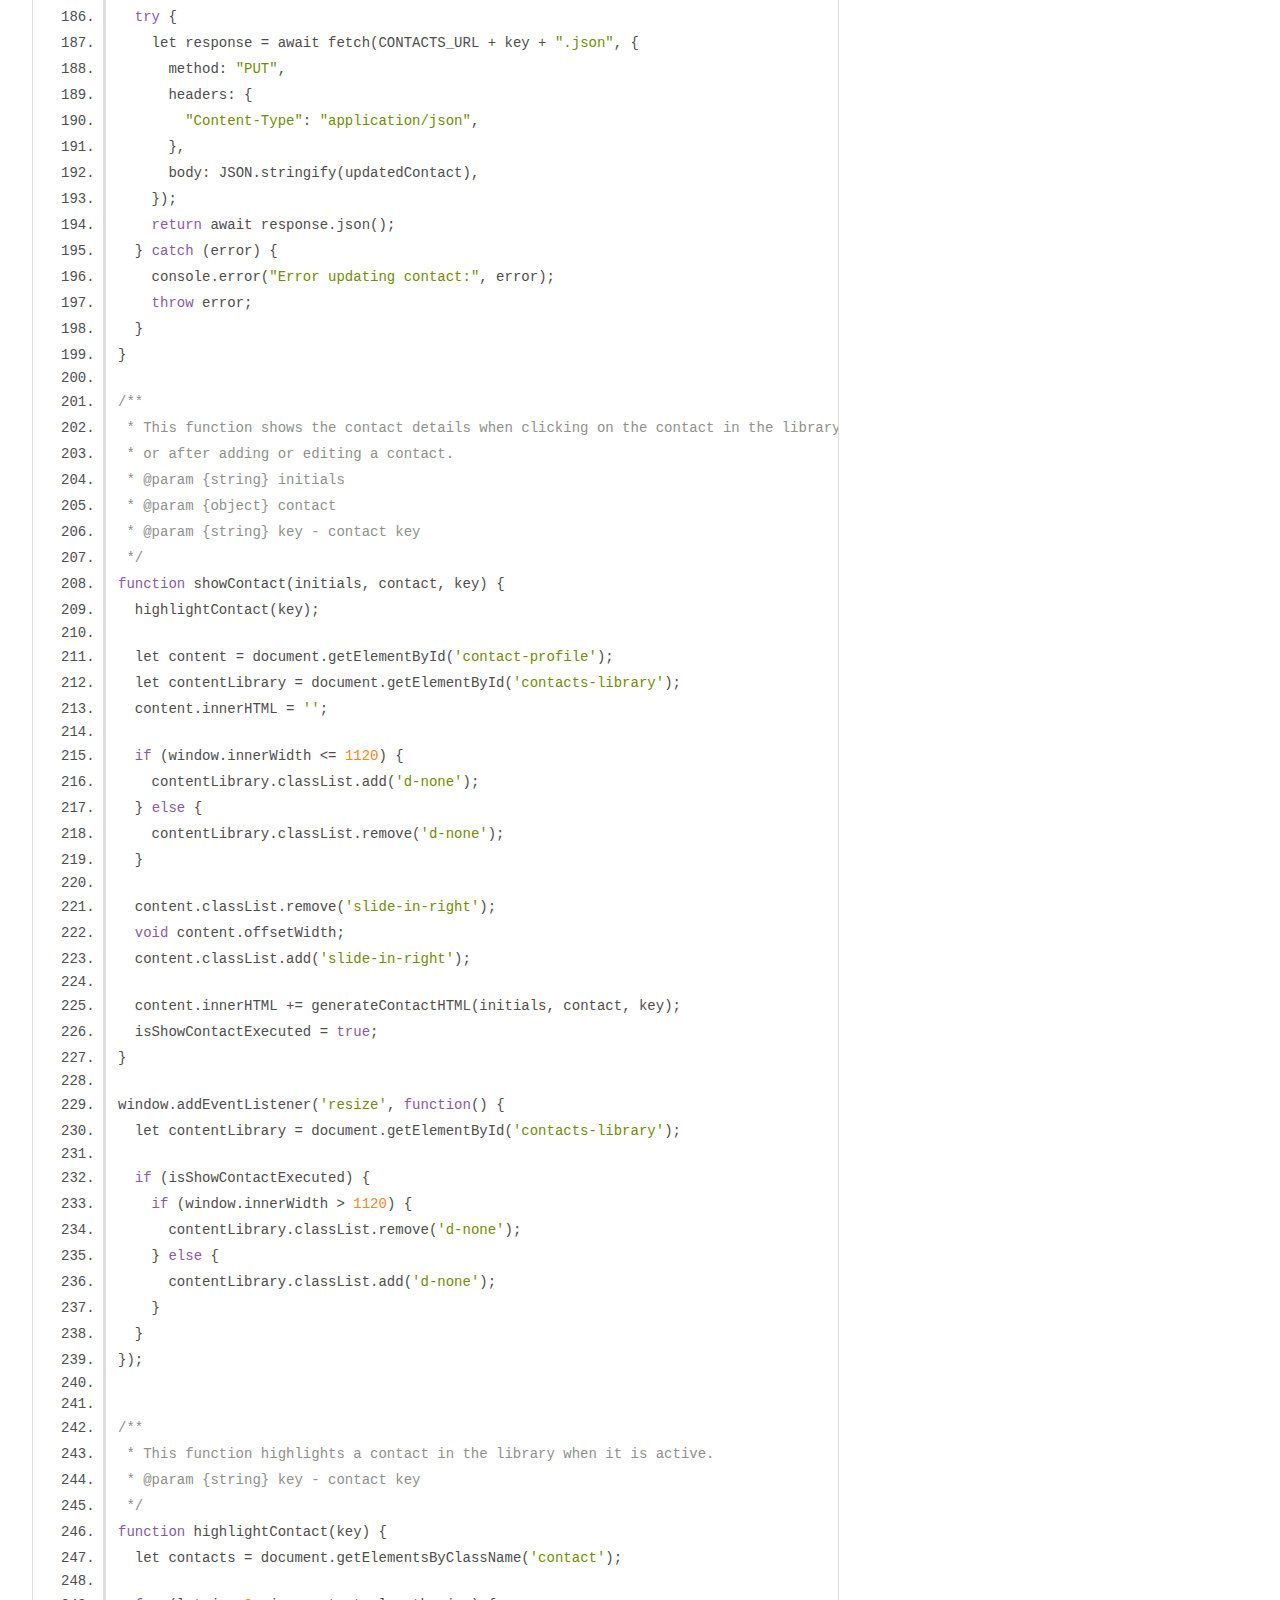
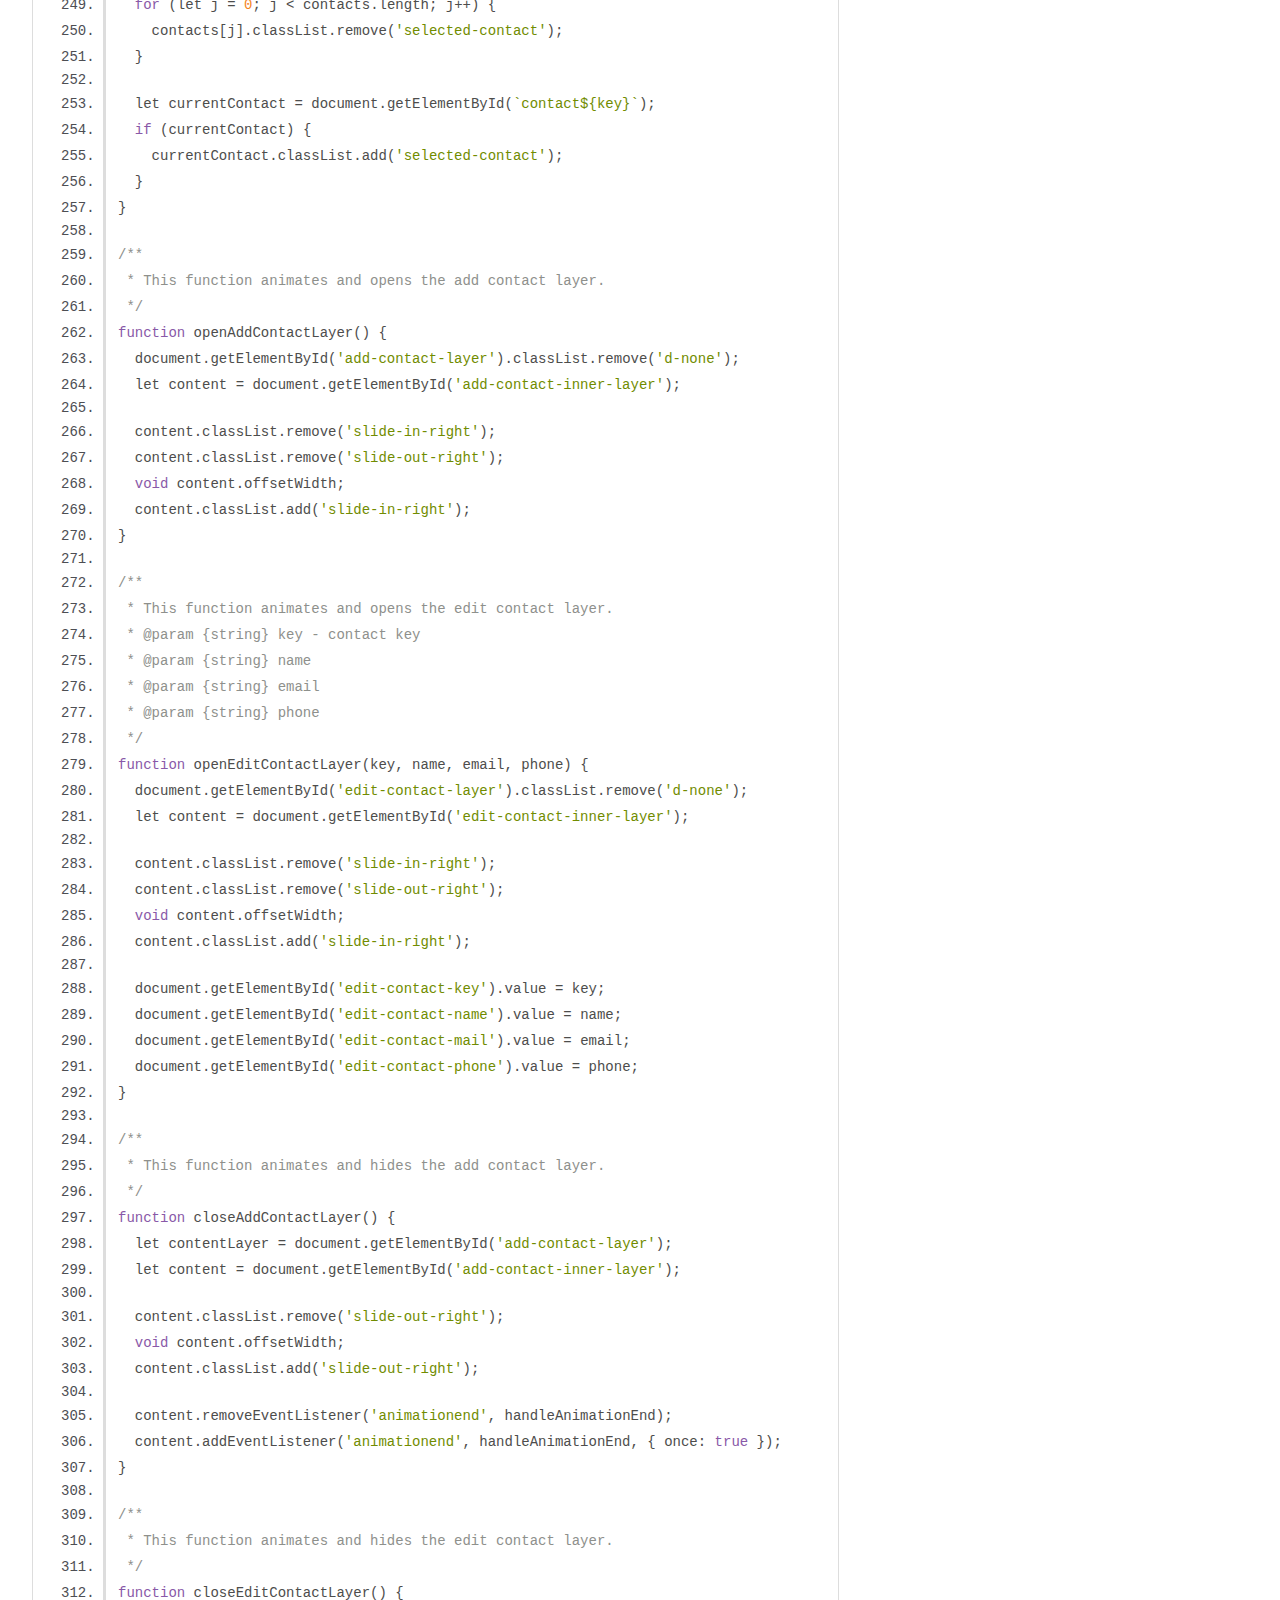
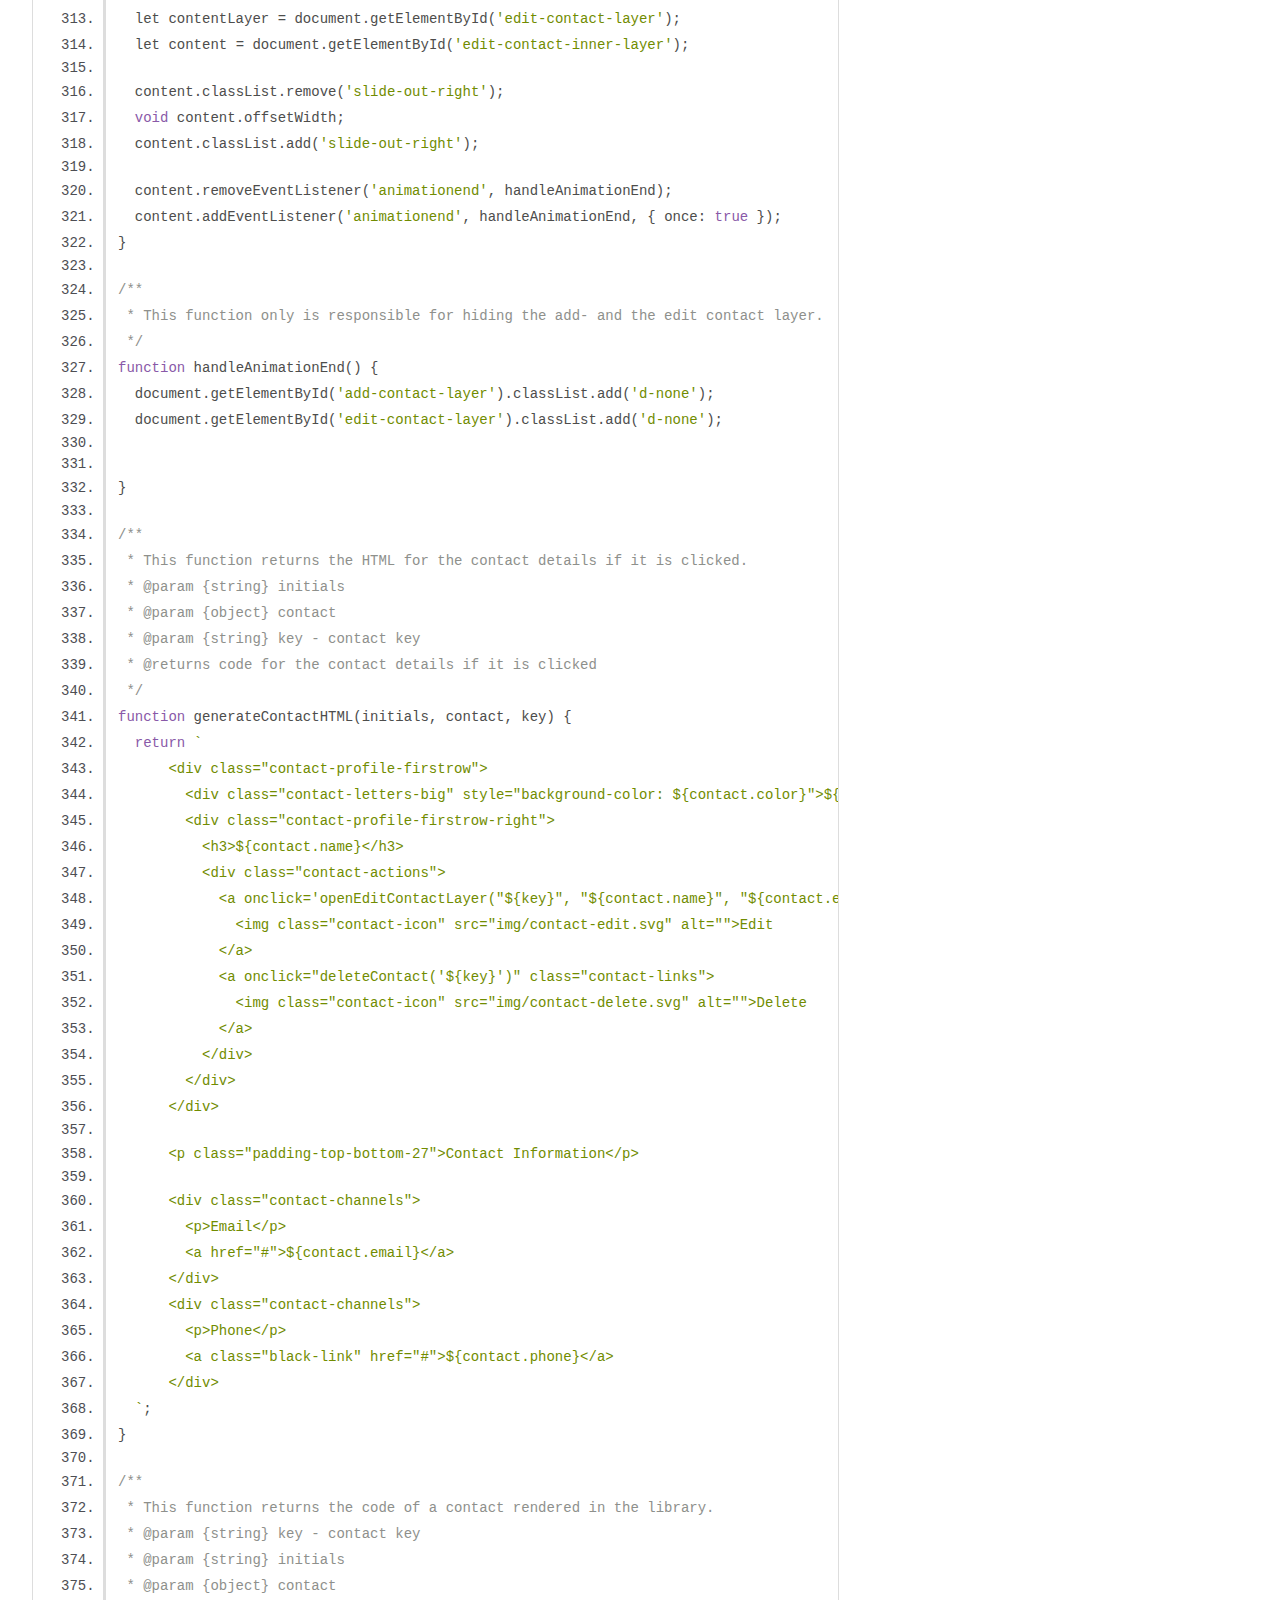
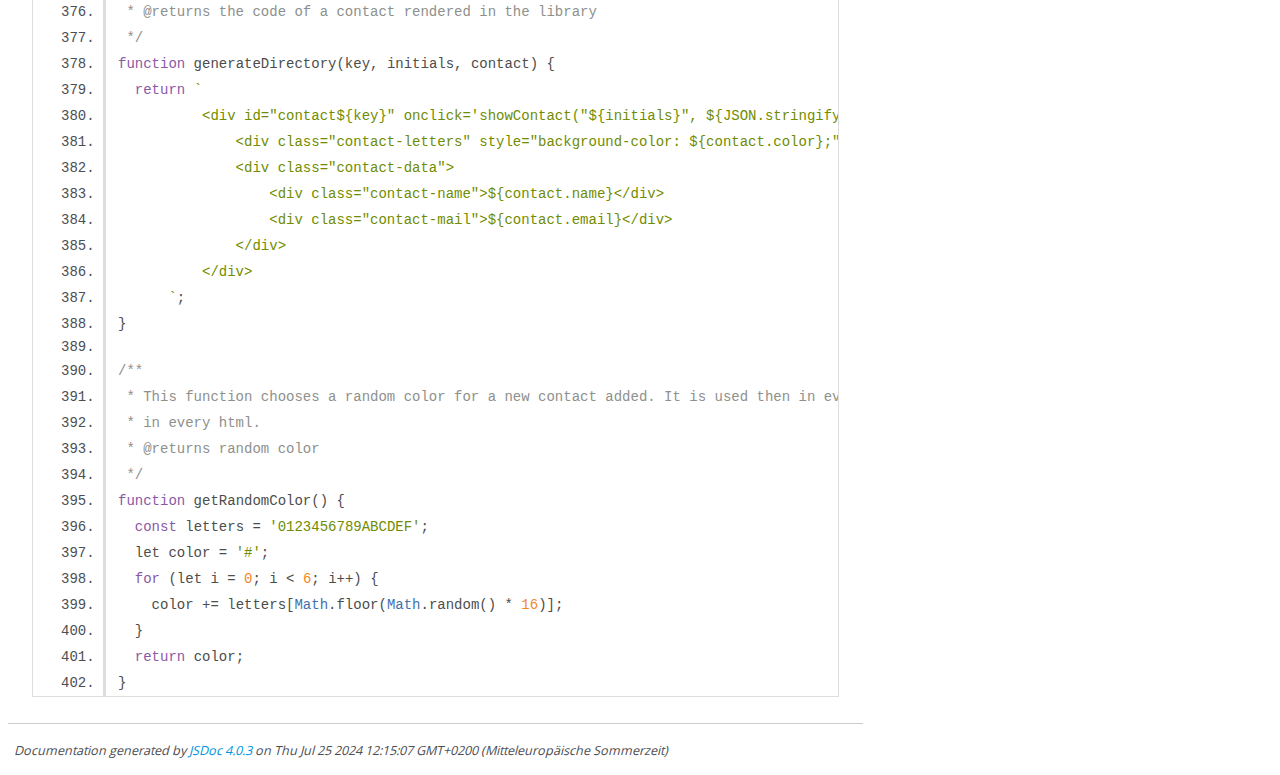
<file: out/contacts.js.html>
<!DOCTYPE html>
<html lang="en">
<head>
    <meta charset="utf-8">
    <title>JSDoc: Source: contacts.js</title>

    <script src="scripts/prettify/prettify.js"> </script>
    <script src="scripts/prettify/lang-css.js"> </script>
    <!--[if lt IE 9]>
      <script src="//html5shiv.googlecode.com/svn/trunk/html5.js"></script>
    <![endif]-->
    <link type="text/css" rel="stylesheet" href="styles/prettify-tomorrow.css">
    <link type="text/css" rel="stylesheet" href="styles/jsdoc-default.css">
</head>

<body>

<div id="main">

    <h1 class="page-title">Source: contacts.js</h1>

    



    
    <section>
        <article>
            <pre class="prettyprint source linenums"><code>const CONTACTS_URL =
  "https://join-database-3d39f-default-rtdb.europe-west1.firebasedatabase.app/contacts/";

let contactsData = {};
let contactsArray = [];
let contactsKeys = [];

let isShowContactExecuted = false;

/**
 * This function initializes contacts.html with body onload.
 * @returns true
 */
async function contactsInit() {
  await fetchDataJson();
  createContactsList();
  generateInitials();
  return true;
}

/**
 * This function fetches all contact information from database and saves them as objects, array
 * and an array with the contact keys. Then it sorts the contacts and the keys, so that they
 * can be rendered in alphabetic order in the library.
 * @returns response
 */
async function fetchDataJson() {
  try {
    let response = await fetch(CONTACTS_URL + ".json");
    let responseToJson = await response.json();
    contactsData = responseToJson || {};
    contactsArray = Object.values(contactsData);
    contactsKeys = Object.keys(contactsData);

    const sortedContacts = contactsArray.map((contact, index) => ({ contact, key: contactsKeys[index] }))
      .sort((a, b) => a.contact.name.split(' ')[0].localeCompare(b.contact.name.split(' ')[0]));

    contactsArray = sortedContacts.map(item => item.contact);
    contactsKeys = sortedContacts.map(item => item.key);

  } catch (error) {
    console.error("Error fetching data:", error);
    return false;
  }
}

/**
 * This function generates the contact library and the letter directories.
 */
function createContactsList() {
  let content = document.getElementById('contacts-list');
  content.innerHTML = '';
  let currentLetter = '';

  for (let i = 0; i &lt; contactsArray.length; i++) {
    let contact = contactsArray[i];
    let key = contactsKeys[i];
    let nameParts = contact.name.split(' ');
    let initials = nameParts[0][0] + nameParts[1][0];
    let firstLetter = nameParts[0][0].toUpperCase();

    if (firstLetter !== currentLetter) {
      currentLetter = firstLetter;
      content.innerHTML += `
              &lt;div class="first-letter">${currentLetter}&lt;/div>
              &lt;div class="line">&lt;/div>
          `;
    }

    content.innerHTML += generateDirectory(key, initials, contact);
  }
}

/**
 * Standard function for posting new contacts onto database.
 * @param {string} path 
 * @param {object} data 
 * @returns response
 */
async function postData(path = "", data = {}) {
  try {
    let response = await fetch(CONTACTS_URL + path + ".json", {
      method: "POST",
      headers: {
        "Content-Type": "application/json",
      },
      body: JSON.stringify(data),
    });
    return await response.json();
  } catch (error) {
    console.error("Error posting data:", error);
  }
}

/**
 * This function handles the adding of a new contact. It posts the contact onto database,
 * closes the layer and shows the contact information.
 */
async function addContact() {
  let name = document.getElementById("add-contact-name").value;
  let mail = document.getElementById("add-contact-mail").value;
  let phone = document.getElementById("add-contact-phone").value;
  let color = getRandomColor();

  let newContact = { email: mail, name: name, phone: phone, color: color };
  let postResponse = await postData("", newContact);

  let dataFetched = await contactsInit();
  if (dataFetched) {
    contactAdded(newContact);
  } else {
    console.error('Failed to fetch updated contact data.');
  }
}

/**
 * This function handles the actions if a new contact has been added successfully.
 * @param {object} newContact 
 */
function contactAdded(newContact) {
  document.getElementById("add-contact-name").value = '';
  document.getElementById("add-contact-mail").value = '';
  document.getElementById("add-contact-phone").value = '';

  closeAddContactLayer();

  let newKey = Object.keys(contactsData).find(key => contactsData[key].email === newContact.email &amp;&amp; contactsData[key].name === newContact.name);
  let initials = newContact.name.split(' ')[0][0] + newContact.name.split(' ')[1][0];
  showContact(initials, newContact, newKey);
}


/**
 * Standard function for deleting a contact from database
 * @param {string} key - contact key
 */
async function deleteContact(key) {
  try {
    let response = await fetch(CONTACTS_URL + key + ".json", {
      method: "DELETE",
    });
    await response.json();
    await contactsInit();

    document.getElementById('contact-profile').innerHTML = '';

  } catch (error) {
    console.error("Error deleting contact:", error);
  }
}

/**
 * This function saves and shows an updated contact after editing it.
 */
async function saveContact() {
  let key = document.getElementById('edit-contact-key').value;
  let name = document.getElementById('edit-contact-name').value;
  let email = document.getElementById('edit-contact-mail').value;
  let phone = document.getElementById('edit-contact-phone').value;

  let currentContact = contactsData[key];
  let color = currentContact.color;
  let updatedContact = { email, name, phone, color };

  try {
    await updateContact(key, updatedContact);
    await contactsInit();

    closeEditContactLayer();

    let initials = name.split(' ')[0][0] + name.split(' ')[1][0];
    showContact(initials, updatedContact, key);

  } catch (error) {
    console.error("Error updating contact:", error);
  }
}

/**
 * Standard function for putting an edited contact onto database.
 * @param {string} key -contact key
 * @param {object} updatedContact 
 * @returns response
 */
async function updateContact(key, updatedContact) {
  try {
    let response = await fetch(CONTACTS_URL + key + ".json", {
      method: "PUT",
      headers: {
        "Content-Type": "application/json",
      },
      body: JSON.stringify(updatedContact),
    });
    return await response.json();
  } catch (error) {
    console.error("Error updating contact:", error);
    throw error;
  }
}

/**
 * This function shows the contact details when clicking on the contact in the library
 * or after adding or editing a contact.
 * @param {string} initials 
 * @param {object} contact 
 * @param {string} key - contact key
 */
function showContact(initials, contact, key) {
  highlightContact(key);

  let content = document.getElementById('contact-profile');
  let contentLibrary = document.getElementById('contacts-library');
  content.innerHTML = '';

  if (window.innerWidth &lt;= 1120) {
    contentLibrary.classList.add('d-none');
  } else {
    contentLibrary.classList.remove('d-none');
  }

  content.classList.remove('slide-in-right');
  void content.offsetWidth;
  content.classList.add('slide-in-right');

  content.innerHTML += generateContactHTML(initials, contact, key);
  isShowContactExecuted = true;
}

window.addEventListener('resize', function() {
  let contentLibrary = document.getElementById('contacts-library');

  if (isShowContactExecuted) {
    if (window.innerWidth > 1120) {
      contentLibrary.classList.remove('d-none');
    } else {
      contentLibrary.classList.add('d-none');
    }
  }
});


/**
 * This function highlights a contact in the library when it is active.
 * @param {string} key - contact key
 */
function highlightContact(key) {
  let contacts = document.getElementsByClassName('contact');

  for (let j = 0; j &lt; contacts.length; j++) {
    contacts[j].classList.remove('selected-contact');
  }

  let currentContact = document.getElementById(`contact${key}`);
  if (currentContact) {
    currentContact.classList.add('selected-contact');
  }
}

/**
 * This function animates and opens the add contact layer.
 */
function openAddContactLayer() {
  document.getElementById('add-contact-layer').classList.remove('d-none');
  let content = document.getElementById('add-contact-inner-layer');

  content.classList.remove('slide-in-right');
  content.classList.remove('slide-out-right');
  void content.offsetWidth;
  content.classList.add('slide-in-right');
}

/**
 * This function animates and opens the edit contact layer.
 * @param {string} key - contact key
 * @param {string} name 
 * @param {string} email 
 * @param {string} phone 
 */
function openEditContactLayer(key, name, email, phone) {
  document.getElementById('edit-contact-layer').classList.remove('d-none');
  let content = document.getElementById('edit-contact-inner-layer');

  content.classList.remove('slide-in-right');
  content.classList.remove('slide-out-right');
  void content.offsetWidth;
  content.classList.add('slide-in-right');

  document.getElementById('edit-contact-key').value = key;
  document.getElementById('edit-contact-name').value = name;
  document.getElementById('edit-contact-mail').value = email;
  document.getElementById('edit-contact-phone').value = phone;
}

/**
 * This function animates and hides the add contact layer.
 */
function closeAddContactLayer() {
  let contentLayer = document.getElementById('add-contact-layer');
  let content = document.getElementById('add-contact-inner-layer');

  content.classList.remove('slide-out-right');
  void content.offsetWidth;
  content.classList.add('slide-out-right');

  content.removeEventListener('animationend', handleAnimationEnd);
  content.addEventListener('animationend', handleAnimationEnd, { once: true });
}

/**
 * This function animates and hides the edit contact layer.
 */
function closeEditContactLayer() {
  let contentLayer = document.getElementById('edit-contact-layer');
  let content = document.getElementById('edit-contact-inner-layer');

  content.classList.remove('slide-out-right');
  void content.offsetWidth;
  content.classList.add('slide-out-right');

  content.removeEventListener('animationend', handleAnimationEnd);
  content.addEventListener('animationend', handleAnimationEnd, { once: true });
}

/**
 * This function only is responsible for hiding the add- and the edit contact layer.
 */
function handleAnimationEnd() {
  document.getElementById('add-contact-layer').classList.add('d-none');
  document.getElementById('edit-contact-layer').classList.add('d-none');


}

/**
 * This function returns the HTML for the contact details if it is clicked.
 * @param {string} initials 
 * @param {object} contact 
 * @param {string} key - contact key
 * @returns code for the contact details if it is clicked
 */
function generateContactHTML(initials, contact, key) {
  return `
      &lt;div class="contact-profile-firstrow">
        &lt;div class="contact-letters-big" style="background-color: ${contact.color}">${initials}&lt;/div>
        &lt;div class="contact-profile-firstrow-right">
          &lt;h3>${contact.name}&lt;/h3>
          &lt;div class="contact-actions">
            &lt;a onclick='openEditContactLayer("${key}", "${contact.name}", "${contact.email}", "${contact.phone}")' class="contact-links">
              &lt;img class="contact-icon" src="img/contact-edit.svg" alt="">Edit
            &lt;/a>
            &lt;a onclick="deleteContact('${key}')" class="contact-links">
              &lt;img class="contact-icon" src="img/contact-delete.svg" alt="">Delete
            &lt;/a>
          &lt;/div>
        &lt;/div>
      &lt;/div>

      &lt;p class="padding-top-bottom-27">Contact Information&lt;/p>

      &lt;div class="contact-channels">
        &lt;p>Email&lt;/p>
        &lt;a href="#">${contact.email}&lt;/a>
      &lt;/div>
      &lt;div class="contact-channels">
        &lt;p>Phone&lt;/p>
        &lt;a class="black-link" href="#">${contact.phone}&lt;/a>
      &lt;/div>
  `;
}

/**
 * This function returns the code of a contact rendered in the library.
 * @param {string} key - contact key
 * @param {string} initials 
 * @param {object} contact 
 * @returns the code of a contact rendered in the library
 */
function generateDirectory(key, initials, contact) {
  return `
          &lt;div id="contact${key}" onclick='showContact("${initials}", ${JSON.stringify(contact)}, "${key}")' class="contact">
              &lt;div class="contact-letters" style="background-color: ${contact.color};">${initials}&lt;/div>
              &lt;div class="contact-data">
                  &lt;div class="contact-name">${contact.name}&lt;/div>
                  &lt;div class="contact-mail">${contact.email}&lt;/div>
              &lt;/div>
          &lt;/div>
      `;
}

/**
 * This function chooses a random color for a new contact added. It is used then in every bubble
 * in every html.
 * @returns random color
 */
function getRandomColor() {
  const letters = '0123456789ABCDEF';
  let color = '#';
  for (let i = 0; i &lt; 6; i++) {
    color += letters[Math.floor(Math.random() * 16)];
  }
  return color;
}</code></pre>
        </article>
    </section>




</div>

<nav>
    <h2><a href="index.html">Home</a></h2><h3>Global</h3><ul><li><a href="global.html#addContact">addContact</a></li><li><a href="global.html#closeAddContactLayer">closeAddContactLayer</a></li><li><a href="global.html#closeEditContactLayer">closeEditContactLayer</a></li><li><a href="global.html#contactAdded">contactAdded</a></li><li><a href="global.html#contactsInit">contactsInit</a></li><li><a href="global.html#createContactsList">createContactsList</a></li><li><a href="global.html#deleteContact">deleteContact</a></li><li><a href="global.html#fetchDataJson">fetchDataJson</a></li><li><a href="global.html#generateContactHTML">generateContactHTML</a></li><li><a href="global.html#generateDirectory">generateDirectory</a></li><li><a href="global.html#getRandomColor">getRandomColor</a></li><li><a href="global.html#handleAnimationEnd">handleAnimationEnd</a></li><li><a href="global.html#highlightContact">highlightContact</a></li><li><a href="global.html#openAddContactLayer">openAddContactLayer</a></li><li><a href="global.html#openEditContactLayer">openEditContactLayer</a></li><li><a href="global.html#postData">postData</a></li><li><a href="global.html#saveContact">saveContact</a></li><li><a href="global.html#showContact">showContact</a></li><li><a href="global.html#updateContact">updateContact</a></li></ul>
</nav>

<br class="clear">

<footer>
    Documentation generated by <a href="https://github.com/jsdoc/jsdoc">JSDoc 4.0.3</a> on Thu Jul 25 2024 12:15:07 GMT+0200 (Mitteleuropäische Sommerzeit)
</footer>

<script> prettyPrint(); </script>
<script src="scripts/linenumber.js"> </script>
</body>
</html>
</file>
<file: out/styles/prettify-tomorrow.css>
/* Tomorrow Theme */
/* Original theme - https://github.com/chriskempson/tomorrow-theme */
/* Pretty printing styles. Used with prettify.js. */
/* SPAN elements with the classes below are added by prettyprint. */
/* plain text */
.pln {
  color: #4d4d4c; }

@media screen {
  /* string content */
  .str {
    color: #718c00; }

  /* a keyword */
  .kwd {
    color: #8959a8; }

  /* a comment */
  .com {
    color: #8e908c; }

  /* a type name */
  .typ {
    color: #4271ae; }

  /* a literal value */
  .lit {
    color: #f5871f; }

  /* punctuation */
  .pun {
    color: #4d4d4c; }

  /* lisp open bracket */
  .opn {
    color: #4d4d4c; }

  /* lisp close bracket */
  .clo {
    color: #4d4d4c; }

  /* a markup tag name */
  .tag {
    color: #c82829; }

  /* a markup attribute name */
  .atn {
    color: #f5871f; }

  /* a markup attribute value */
  .atv {
    color: #3e999f; }

  /* a declaration */
  .dec {
    color: #f5871f; }

  /* a variable name */
  .var {
    color: #c82829; }

  /* a function name */
  .fun {
    color: #4271ae; } }
/* Use higher contrast and text-weight for printable form. */
@media print, projection {
  .str {
    color: #060; }

  .kwd {
    color: #006;
    font-weight: bold; }

  .com {
    color: #600;
    font-style: italic; }

  .typ {
    color: #404;
    font-weight: bold; }

  .lit {
    color: #044; }

  .pun, .opn, .clo {
    color: #440; }

  .tag {
    color: #006;
    font-weight: bold; }

  .atn {
    color: #404; }

  .atv {
    color: #060; } }
/* Style */
/*
pre.prettyprint {
  background: white;
  font-family: Consolas, Monaco, 'Andale Mono', monospace;
  font-size: 12px;
  line-height: 1.5;
  border: 1px solid #ccc;
  padding: 10px; }
*/

/* Specify class=linenums on a pre to get line numbering */
ol.linenums {
  margin-top: 0;
  margin-bottom: 0; }

/* IE indents via margin-left */
li.L0,
li.L1,
li.L2,
li.L3,
li.L4,
li.L5,
li.L6,
li.L7,
li.L8,
li.L9 {
  /* */ }

/* Alternate shading for lines */
li.L1,
li.L3,
li.L5,
li.L7,
li.L9 {
  /* */ }
</file>
<file: out/styles/jsdoc-default.css>
@font-face {
    font-family: 'Open Sans';
    font-weight: normal;
    font-style: normal;
    src: url('../fonts/OpenSans-Regular-webfont.eot');
    src:
        local('Open Sans'),
        local('OpenSans'),
        url('../fonts/OpenSans-Regular-webfont.eot?#iefix') format('embedded-opentype'),
        url('../fonts/OpenSans-Regular-webfont.woff') format('woff'),
        url('../fonts/OpenSans-Regular-webfont.svg#open_sansregular') format('svg');
}

@font-face {
    font-family: 'Open Sans Light';
    font-weight: normal;
    font-style: normal;
    src: url('../fonts/OpenSans-Light-webfont.eot');
    src:
        local('Open Sans Light'),
        local('OpenSans Light'),
        url('../fonts/OpenSans-Light-webfont.eot?#iefix') format('embedded-opentype'),
        url('../fonts/OpenSans-Light-webfont.woff') format('woff'),
        url('../fonts/OpenSans-Light-webfont.svg#open_sanslight') format('svg');
}

html
{
    overflow: auto;
    background-color: #fff;
    font-size: 14px;
}

body
{
    font-family: 'Open Sans', sans-serif;
    line-height: 1.5;
    color: #4d4e53;
    background-color: white;
}

a, a:visited, a:active {
    color: #0095dd;
    text-decoration: none;
}

a:hover {
    text-decoration: underline;
}

header
{
    display: block;
    padding: 0px 4px;
}

tt, code, kbd, samp {
    font-family: Consolas, Monaco, 'Andale Mono', monospace;
}

.class-description {
    font-size: 130%;
    line-height: 140%;
    margin-bottom: 1em;
    margin-top: 1em;
}

.class-description:empty {
    margin: 0;
}

#main {
    float: left;
    width: 70%;
}

article dl {
    margin-bottom: 40px;
}

article img {
  max-width: 100%;
}

section
{
    display: block;
    background-color: #fff;
    padding: 12px 24px;
    border-bottom: 1px solid #ccc;
    margin-right: 30px;
}

.variation {
    display: none;
}

.signature-attributes {
    font-size: 60%;
    color: #aaa;
    font-style: italic;
    font-weight: lighter;
}

nav
{
    display: block;
    float: right;
    margin-top: 28px;
    width: 30%;
    box-sizing: border-box;
    border-left: 1px solid #ccc;
    padding-left: 16px;
}

nav ul {
    font-family: 'Lucida Grande', 'Lucida Sans Unicode', arial, sans-serif;
    font-size: 100%;
    line-height: 17px;
    padding: 0;
    margin: 0;
    list-style-type: none;
}

nav ul a, nav ul a:visited, nav ul a:active {
    font-family: Consolas, Monaco, 'Andale Mono', monospace;
    line-height: 18px;
    color: #4D4E53;
}

nav h3 {
    margin-top: 12px;
}

nav li {
    margin-top: 6px;
}

footer {
    display: block;
    padding: 6px;
    margin-top: 12px;
    font-style: italic;
    font-size: 90%;
}

h1, h2, h3, h4 {
    font-weight: 200;
    margin: 0;
}

h1
{
    font-family: 'Open Sans Light', sans-serif;
    font-size: 48px;
    letter-spacing: -2px;
    margin: 12px 24px 20px;
}

h2, h3.subsection-title
{
    font-size: 30px;
    font-weight: 700;
    letter-spacing: -1px;
    margin-bottom: 12px;
}

h3
{
    font-size: 24px;
    letter-spacing: -0.5px;
    margin-bottom: 12px;
}

h4
{
    font-size: 18px;
    letter-spacing: -0.33px;
    margin-bottom: 12px;
    color: #4d4e53;
}

h5, .container-overview .subsection-title
{
    font-size: 120%;
    font-weight: bold;
    letter-spacing: -0.01em;
    margin: 8px 0 3px 0;
}

h6
{
    font-size: 100%;
    letter-spacing: -0.01em;
    margin: 6px 0 3px 0;
    font-style: italic;
}

table
{
    border-spacing: 0;
    border: 0;
    border-collapse: collapse;
}

td, th
{
    border: 1px solid #ddd;
    margin: 0px;
    text-align: left;
    vertical-align: top;
    padding: 4px 6px;
    display: table-cell;
}

thead tr
{
    background-color: #ddd;
    font-weight: bold;
}

th { border-right: 1px solid #aaa; }
tr > th:last-child { border-right: 1px solid #ddd; }

.ancestors, .attribs { color: #999; }
.ancestors a, .attribs a
{
    color: #999 !important;
    text-decoration: none;
}

.clear
{
    clear: both;
}

.important
{
    font-weight: bold;
    color: #950B02;
}

.yes-def {
    text-indent: -1000px;
}

.type-signature {
    color: #aaa;
}

.name, .signature {
    font-family: Consolas, Monaco, 'Andale Mono', monospace;
}

.details { margin-top: 14px; border-left: 2px solid #DDD; }
.details dt { width: 120px; float: left; padding-left: 10px;  padding-top: 6px; }
.details dd { margin-left: 70px; }
.details ul { margin: 0; }
.details ul { list-style-type: none; }
.details li { margin-left: 30px; padding-top: 6px; }
.details pre.prettyprint { margin: 0 }
.details .object-value { padding-top: 0; }

.description {
    margin-bottom: 1em;
    margin-top: 1em;
}

.code-caption
{
    font-style: italic;
    font-size: 107%;
    margin: 0;
}

.source
{
    border: 1px solid #ddd;
    width: 80%;
    overflow: auto;
}

.prettyprint.source {
    width: inherit;
}

.source code
{
    font-size: 100%;
    line-height: 18px;
    display: block;
    padding: 4px 12px;
    margin: 0;
    background-color: #fff;
    color: #4D4E53;
}

.prettyprint code span.line
{
  display: inline-block;
}

.prettyprint.linenums
{
  padding-left: 70px;
  -webkit-user-select: none;
  -moz-user-select: none;
  -ms-user-select: none;
  user-select: none;
}

.prettyprint.linenums ol
{
  padding-left: 0;
}

.prettyprint.linenums li
{
  border-left: 3px #ddd solid;
}

.prettyprint.linenums li.selected,
.prettyprint.linenums li.selected *
{
  background-color: lightyellow;
}

.prettyprint.linenums li *
{
  -webkit-user-select: text;
  -moz-user-select: text;
  -ms-user-select: text;
  user-select: text;
}

.params .name, .props .name, .name code {
    color: #4D4E53;
    font-family: Consolas, Monaco, 'Andale Mono', monospace;
    font-size: 100%;
}

.params td.description > p:first-child,
.props td.description > p:first-child
{
    margin-top: 0;
    padding-top: 0;
}

.params td.description > p:last-child,
.props td.description > p:last-child
{
    margin-bottom: 0;
    padding-bottom: 0;
}

.disabled {
    color: #454545;
}
</file>
<file: css/fonts.css>
@font-face {
    font-family: 'Inter';
    font-weight: 100;
    src: url('../fonts/Inter/static/Inter-Thin.ttf') format('truetype');
}
@font-face {
    font-family: 'Inter';
    font-weight: 200;
    src: url('../fonts/Inter/static/Inter-ExtraLight.ttf') format('truetype');
}
@font-face {
    font-family: 'Inter';
    font-weight: 300;
    src: url('../fonts/Inter/static/Inter-Light.ttf') format('truetype');
}
@font-face {
    font-family: 'Inter';
    font-weight: 400;
    src: url('../fonts/Inter/static/Inter-Regular.ttf') format('truetype');
}
@font-face {
    font-family: 'Inter';
    font-weight: 500;
    src: url('../fonts/Inter/static/Inter-Medium.ttf') format('truetype');
}
@font-face {
    font-family: 'Inter';
    font-weight: 600;
    src: url('../fonts/Inter/static/Inter-SemiBold.ttf') format('truetype');
}
@font-face {
    font-family: 'Inter';
    font-weight: 700;
    src: url('../fonts/Inter/static/Inter-Bold.ttf') format('truetype');
}
@font-face {
    font-family: 'Inter';
    font-weight: 800;
    src: url('../fonts/Inter/static/Inter-ExtraBold.ttf') format('truetype');
}
@font-face {
    font-family: 'Inter';
    font-weight: 900;
    src: url('../fonts/Inter/static/Inter-Black.ttf') format('truetype');
}



@font-face {
    font-family: 'Poppins';
    font-weight: 100;
    src: url('../fonts/Poppins/Poppins-Black.ttf') format('truetype');
}

@font-face {
    font-family: 'Poppins';
    font-weight: 100;
    src: url('../fonts/Poppins/Poppins-BlackItalic.ttf') format('truetype');
}

@font-face {
    font-family: 'Poppins';
    font-weight: 100;
    src: url('../fonts/Poppins/Poppins-Bold.ttf') format('truetype');
}

@font-face {
    font-family: 'Poppins';
    font-weight: 100;
    src: url('../fonts/Poppins/Poppins-BoldItalic.ttf') format('truetype');
}

@font-face {
    font-family: 'Poppins';
    font-weight: 100;
    src: url('../fonts/Poppins/Poppins-ExtraBold.ttf') format('truetype');
}

@font-face {
    font-family: 'Poppins';
    font-weight: 100;
    src: url('../fonts/Poppins/Poppins-ExtraBoldItalic.ttf') format('truetype');
}

@font-face {
    font-family: 'Poppins';
    font-weight: 100;
    src: url('../fonts/Poppins/Poppins-ExtraLight.ttf') format('truetype');
}

@font-face {
    font-family: 'Poppins';
    font-weight: 100;
    src: url('../fonts/Poppins/Poppins-ExtraLightItalic.ttf') format('truetype');
}

@font-face {
    font-family: 'Poppins';
    font-weight: 100;
    src: url('../fonts/Poppins/Poppins-Italic.ttf') format('truetype');
}

@font-face {
    font-family: 'Poppins';
    font-weight: 100;
    src: url('../fonts/Poppins/Poppins-Light.ttf') format('truetype');
}

@font-face {
    font-family: 'Poppins';
    font-weight: 100;
    src: url('../fonts/Poppins/Poppins-LightItalic.ttf') format('truetype');
}
</file>
<file: css/desktop_template.css>
body {
  margin: 0;
  font-family: "Inter", sans-serif;
  font-weight: 400;
  /* Standard Regular */
}

.d-none {
  display: none;
}

p {
  margin-block-start: 0;
  margin-block-end: 0;
  font-size: 20px;
}

header {
  position: sticky;
  top: 0;
  padding: 20px 40px 20px 348px;
  box-shadow: 0px 4px 4px 0px rgba(0, 0, 0, 0.1);
  background-color: white;
  z-index: 100;
}

.header-content {
  display: flex;
  justify-content: space-between;
  align-items: center;
  height: 100%;
}

.header-content img {
  height: 40px;
}

.header-icons {
  display: flex;
  align-items: center;
  gap: 16px;
}

.header-icons img {
  height: 32px;
}

.header-help:hover {
  height: 38px;
  cursor: pointer;
}

.header-user-name {
  height: 50px;
  width: 50px;
  border: 3px solid #2a3647;
  border-radius: 50%;
  display: flex;
  justify-content: center;
  align-items: center;
  font-weight: 600;
  font-size: 14px;
  color: #29abe2;
}

.header-user-name:hover {
  cursor: pointer;
  background-color: rgba(12, 46, 98, 0.12);
}

.user-content {
  display: none;
  position: fixed;
  background-color: #2a3647;
  min-width: 140px;
  overflow: auto;
  box-shadow: 0px 8px 16px 0px rgba(0, 0, 0, 0.2);
  border-radius: 20px 0px 20px 20px;
  padding: 10px;
  top: 96px;
  right: 0;
  z-index: 1001;
  cursor: pointer;
}

.user-content a {
  color: #cdcdcd;
  padding: 12px 16px;
  text-decoration: none;
  display: block;
}

.user-content a:hover {
  background-color: #2a3d59;
}

.sidebar {
  background-color: #2a3647;
  position: fixed;
  top: 0;
  left: 0;
  height: 100vh;
  width: 232px;
  z-index: 100000;
  display: flex;
  flex-direction: column;
  justify-content: space-between;
  align-items: center;
  padding-top: 64px;
  padding-bottom: 64px;
}

.sidebar-logo {
  width: 100.03px;
  height: 121.97px;
  margin-bottom: 80px;
  cursor: pointer;
}

.sidebar img {
  width: 100px;
}

.sidebar-menu {
  display: flex;
  flex-direction: column;
  gap: 15px;
  margin-bottom: 200px;
}

.sidebar-links {
  display: flex;
  align-items: center;
  text-decoration: none;
  color: #cdcdcd;
  gap: 5px;
  font-size: 16px;
  padding-top: 8px;
  padding-bottom: 8px;
  padding-left: 56px;
  width: 176px;
}

.sidebar-links:hover {
  background-color: #2a3d59;
}

.sidebar-links img {
  width: 25px;
  height: 25px;
}

.sidebar-menu-bottom {
  margin-bottom: 100px;
  display: flex;
  flex-direction: column;
  align-items: center;
  text-align: center;
  gap: 8px;
}

.sidebar-menu-bottom a {
  text-decoration: none;
  color: #a8a8a8;
  padding-top: 8px;
  padding-bottom: 8px;
  width: 232px;
}

.sidebar-menu-bottom a:hover {
  color: #29abe2;
  font-weight: 700;
}

.active {
  background-color: #091931;
}

@media (max-width: 1050px) {
  header {
    padding: 20px 40px 20px 40px;
  }
  .header-content img {
    display: block;
  }
  .header-content p {
    display: none;
  }
  .header-user-name {
    height: 40px;
    width: 40px;
  }
  .sidebar {
    top: auto;
    bottom: 0;
    left: 0;
    right: 0;
    height: 80px;
    width: auto;
    z-index: 1001;
    display: flex;
    flex-direction: column;
    justify-content: space-between;
    align-items: center;
    padding-top: 0;
    padding-bottom: 0;
  }
  .sidebar-logo {
    display: none;
  }
  .sidebar-menu {
    flex-direction: row;
    justify-content: space-around;
    align-items: center;
    width: 100%;
    margin-bottom: 0;
    height: 80px;
  }
  .sidebar-links {
    flex-direction: column;
    padding-left: 8px;
    width: auto;
    padding: 8px;
    border-radius: 8px;
  }
  .sidebar-menu-bottom {
    display: none;
  }

  .user-content {
    top: 86px;
  }
}

@media (max-width: 600px) {
  .sidebar-links {
    font-size: 11px;
  }
  .sidebar-links img {
    width: 20px;
    height: 20px;
  }
}
</file>
<file: css/add_task.css>
body {
  background-color: #f6f7f8;
  overflow-x: hidden;
}
.headline {
  font-size: 61px;
  line-height: 73.2px;
}
.mobile-create {
  display: none;
  align-items: center;
  justify-content: space-between;
  flex-direction: row;
}
.add-task-section {
  display: flex;
  flex-direction: column;
  align-items: flex-start;
  margin-left: 324px;
  margin-bottom: 100px;
}
.add-task-section-layer {
  margin-left: 0;
  margin-bottom: 0;
  height: 100%;
}
.width-auto {
  width: auto;
}
.add-task-content {
  display: flex;
}
.add-task-bottom {
  display: flex;
  width: 960px;
  justify-content: space-between;
}
.span-red {
  color: #ff8190;
}
.title-headline {
  margin-bottom: 8px;
}
.title {
  outline: none;
  width: 396px;
  border-radius: 10px;
  border: 1px solid #d1d1d1;
  padding: 12px 21px 12px 21px;
  font-size: 20px;
}
.left-section input::placeholder {
  font-size: 20px;
  color: #d1d1d1;
}
.left-section input:focus {
  border: 1px solid #29abe2;
}
.description {
  margin-top: 28px;
  margin-bottom: 8px;
}
.left-section textarea {
  font-size: 20px;
  line-height: 24px;
  outline: none;
  height: 86px;
  width: 406px;
  border-radius: 10px;
  border: 1px solid #d1d1d1;
  padding: 18px 16px 18px 16px;
  gap: 10px;
  font-family: "Inter", sans-serif;
}
.edit-task-contacts-site {
  display: flex;
}
.show-task-contact-letters {
  width: 42px;
  height: 42px;
  border: 2px solid white;
  border-radius: 50%;
  display: flex;
  justify-content: center;
  align-items: center;
  color: white;
  font-size: 12px;
  position: relative;
  background-color: #1fd7c1;
}
.left-section textarea:focus {
  border: 1px solid #29abe2;
}
.left-section textarea::placeholder {
  font-family: "Inter";
  color: #d1d1d1;
  font-size: 20px;
  font-weight: 400;
  line-height: 24px;
}
.assigned-to {
  margin-top: 28px;
  margin-bottom: 8px;
}
.select-contact {
  display: flex;
  justify-content: space-between;
  background-color: white;
  border-radius: 10px;
  border: 1px solid #d1d1d1;
  cursor: pointer;
  width: 406px;
  padding: 12px 16px 12px 16px;
  font-size: 20px;
  font-weight: 400;
  line-height: 24px;
}
.select-contact:hover {
  border: 1px solid #ababab;
}
.parting-line {
  margin-left: 40px;
  border: 1px solid #d1d1d1;
  height: 424px;
}
.right-section {
  margin-left: 40px;
}

.right-section-layer {
  margin-left: 40px !important;
}
.right-section p {
  margin-bottom: 8px;
}
.date-input {
  outline: none;
  cursor: pointer;
  width: 406px;
  border-radius: 10px;
  border: 1px solid #d1d1d1;
  padding: 12px 16px 12px 16px;
  font-size: 20px;
  font-family: "Inter";
  color: #d1d1d1;
}
.right-section input:focus {
  border: 1px solid #29abe2;
}
.prio {
  margin-top: 20px;
}
.buttons {
  display: flex;
  gap: 16px;
}
.prio-buttons {
  cursor: pointer;
  width: 136px;
  display: flex;
  justify-content: center;
  align-items: center;
  gap: 8px;
  border: none;
  background-color: white;
  border-radius: 10px;
  padding: 16px 10px 16px 10px;
  font-family: "Inter";
  font-size: 20px;
  box-shadow: 0px 0px 4px 0px rgba(0, 0, 0, 0.1);
}
.show {
  display: block;
}
.prio-buttons-shadow {
  box-shadow: 0px 0px 4px 0px rgba(0, 0, 0, 0.1);
}
.category {
  margin-top: 28px;
}
.category-menu {
  align-items: center;
  background-color: white;
  cursor: pointer;
  display: flex;
  justify-content: space-between;
  width: 406px;
  border-radius: 10px;
  border: 1px solid #d1d1d1;
  padding: 12px 16px 12px 16px;
  font-size: 20px;
}
.category-menu:hover {
  border: 1px solid #ababab;
}
.category-option {
  padding: 10px;
}
.category-options {
  position: absolute;
  background-color: white;
  cursor: pointer;
  display: flex;
  justify-content: space-between;
  width: 440px;
  border-radius: 10px;
  font-size: 20px;
  flex-direction: column;
}
.category-options span {
  cursor: pointer;
  padding: 12px 16px 12px 16px;
  border-radius: 10px;
}
.category-options span:hover {
  background-color: #d1d1d1;
  cursor: pointer;
}
.subtasks {
  margin-top: 28px;
}
.subtasks-field {
  cursor: pointer;
  display: flex;
  align-items: center;
  border: 1px solid #d1d1d1;
  outline: none;
  width: 350px;
  font-size: 20px;
  line-height: 24px;
  border-radius: 10px;
  padding: 12px 70px 12px 16px;
}

.bottom-buttons {
  display: flex;
  justify-content: end;
  gap: 16px;
  margin-top: 140px;
}
.bottom-buttons-layer {
  margin-top: 20px;
}
.border-bottom {
  border-top: 2px solid #d1d1d1;
  padding-top: 20px;
}
.clear-button {
  border-radius: 10px;
  display: flex;
  justify-content: center;
  align-items: center;
  border: 1px solid black;
  padding: 16px;
  font-size: 20px;
  line-height: 24px;
  gap: 4px;
  cursor: pointer;
}
.create-task-button {
  font-weight: 700 !important;
  color: white;
  background-color: #2a3647;
  border-radius: 10px;
  display: flex;
  justify-content: center;
  align-items: center;
  border: 1px solid black;
  padding: 16px;
  font-size: 21px;
  line-height: 25.2px;
  gap: 4px;
  cursor: pointer;
}
.required-text {
  margin-top: 175px;
}
.required-text-layer {
  margin-top: 20px;
}
.input-fields {
  border: 1px solid #d1d1d1;
  border-radius: 10px;
}
.high {
  background-color: red;
  color: white;
  font-weight: 700;
}
.prio-buttons .prio-buttons:hover {
  box-shadow: 0px 4px 4px 0px #00000040;
}
.selected-high-button {
  background: #ff3d00;
  color: white;
  font-weight: 700;
}
.selected-medium-button {
  background: #ffa800;
  color: white;
  font-weight: 700;
}
.selected-low-button {
  background: #7ae229;
  color: white;
  font-weight: 700;
}
.title-required {
  font-size: 12px;
  line-height: 14.4px;
  color: #ff8190;
  margin-top: 4px;
}
.subtask-layout {
  display: flex;
  align-items: center;
  border-radius: 10px;
  display: flex;
  align-items: center;
  outline: none;
}
.subtask-plus {
  display: flex;
  background-color: white;
  margin-left: -37px;
  border-radius: 10px;
  padding: 0;
  width: 24px;
  height: 24px;
  cursor: pointer;
}
.subtasks-field::placeholder {
  font-family: "Inter";
  color: #d1d1d1;
  font-size: 20px;
  font-weight: 400;
  line-height: 24px;
}
.d-none {
  display: none;
}
.closeAndCheck {
  cursor: pointer;
  gap: 4px;
  width: 24px;
  height: 24px;
  display: flex;
  background-color: white;
  margin-left: -70px;
}
.closeAndCheck img {
  cursor: pointer;
}
.subtask-line {
  border: 1px solid #d1d1d1;
  height: 24px;
}
.subtask-list-element {
  font-size: 14px;
  line-height: 19.2px;
}
.subtask-list-icons {
  display: flex;
  gap: 4px;
}
.subtasks-tasks {
  cursor: pointer;
  border-radius: 10px;
  margin-top: 8px;
  padding: 6px 2px 6px 2px;
  display: flex;
  align-items: center;
  justify-content: space-between;
}
.subtask-tasks-edit {
  border-radius: 0px;
  border-bottom: 1px solid #29abe2;
  background-color: white !important;
  cursor: pointer;
  margin-top: 8px;
  padding: 6px 16px 6px 16px;
  display: flex;
  align-items: center;
  justify-content: space-between;
}
.subtask-edit-div {
  outline: none;
}
.subtasks-tasks:hover {
  background-color: #d1d1d1;
}
ul {
  margin: auto;
}
.test:hover {
  background-color: #d1d1d1;
  cursor: pointer;
}
.show-task-content:first-child {
  margin-top: 10px;
}
.show-task-contact-add-task {
  display: flex;
  gap: 16px;
  align-items: center;
}
.add-task-contacts {
  background-color: white;
  border-radius: 10px;
  position: absolute;
  width: 440px;
  overflow: scroll;
  height: 240px;
  z-index: 100;
}
.add-task-contacts-edit {
  position: relative !important;
  top: auto !important;
  width: 440px !important;
}
.add-task-contacts::-webkit-scrollbar {
  display: none;
}
.contacts-pos {
  display: flex;
  align-items: center;
  justify-content: space-between;
  padding: 7px 16px 7px 16px;
  margin-bottom: 1px;
}
.contacts-pos-highlight {
  background-color: #091931 !important;
  color: white;
  border-radius: 10px;
}
.checkbox {
  display: flex;
  align-items: center;
  width: 16px;
  height: 16px;
  border-radius: 3px;
}
.contacts-pos:hover {
  cursor: pointer;
  background-color: #d1d1d1;
  border-radius: 10px;
}
.test11 {
  background: #2a3647;
}
.create-subtask {
  position: absolute;
  z-index: 1000;
  width: 440px;
  overflow-y: scroll;
  height: 100px;
}
.create-subtask::-webkit-scrollbar {
  display: none;
}
.pos-relative {
  position: relative;
  height: auto;
  max-height: 100px;
  width: 440px !important;
}
.pos-relative-add-contacts {
  position: initial !important;
}
.show-task-contact-add-task p {
  padding-bottom: 0 !important;
}
#added-to-board {
  position: fixed;
  bottom: -100px; /* Start position off-screen */
  left: 50%;
  transform: translateX(-50%);
  transition: all 1s ease-in-out, ease-in-out 1s; /* Animate both position and opacity */
}
#added-to-board.animate {
  bottom: 50%;
  opacity: 1;
}
.scroll {
  overflow-y: scroll;
  height: 100vh;
}

@media (max-width: 1300px) {
  .add-task-bottom {
    width: 750px;
  }
  .title {
    width: 290px;
  }
  .left-section textarea {
    width: 300px;
  }
  .select-contact {
    width: 300px;
  }
  .date-input {
    width: 300px;
  }
  .prio-buttons {
    width: 100px;
    font-size: 16px;
  }
  .category-menu {
    width: 300px;
  }
  .subtasks-field {
    width: 245px;
    border: 1px solid #d1d1d1;
  }
  .bottom-buttons {
    justify-content: start;
  }
  .create-subtask {
    width: 335px;
  }
  .add-task-contacts {
    width: 335px;
  }
  .category-options {
    width: 335px;
  }
}

@media (max-width: 1090px) {
  .add-task-bottom {
    width: 653px;
  }
  .headline {
    font-size: 50px;
  }
  .category-options {
    width: 285px;
  }
  .title {
    width: 243px;
  }
  .left-section textarea {
    width: 250px;
  }
  .select-contact {
    width: 250px;
  }
  .date-input {
    width: 250px;
  }
  .prio-buttons {
    width: 84px;
    font-size: 12px;
    gap: 4px;
  }
  .category-menu {
    width: 250px;
  }
  .subtasks-field {
    width: 195px;
    border: 1px solid #d1d1d1;
  }
  .buttons img {
    width: 16px;
    height: auto;
  }
  .create-subtask {
    width: 287px;
  }
  .select-contact span {
    font-size: 14px;
  }
  .add-task-contacts {
    width: 285px;
  }
}

@media (max-width: 1050px) {
  .add-task-section {
    margin-left: 40px;
  }
  .add-task-bottom {
    width: 850px;
  }
  .category-options {
    width: 385px;
  }
  .title {
    width: 342px;
  }
  .left-section textarea {
    width: 350px;
  }
  .select-contact {
    width: 350px;
  }
  .date-input {
    width: 350px;
  }
  .category-menu {
    width: 350px;
  }
  .subtasks-field {
    width: 295px;
    border: 1px solid #d1d1d1;
  }
  .prio-buttons {
    width: 117px;
    font-size: 20px;
    gap: 8px;
  }
  .buttons img {
    width: 20px;
    height: auto;
  }
  .create-subtask {
    width: 385px;
  }
  .select-contact span {
    font-size: 20px;
  }
  .add-task-contacts {
    width: 385px;
    height: 180px;
  }
}

@media (max-width: 900px) {
  .headline {
    font-size: 50px;
  }
  .right-section {
    margin-left: 20px;
  }
  .right-section-layer {
    margin-left: 20px !important;
  }

  .add-task-section {
    margin-left: 40px;
  }
  .add-task-bottom {
    width: 635px;
  }
  .category-options {
    width: 285px;
  }
  .title {
    width: 243px;
  }
  .left-section textarea {
    width: 250px;
  }
  .select-contact {
    width: 250px;
  }
  .date-input {
    width: 250px;
  }
  .category-menu {
    width: 250px;
  }
  .subtasks-field {
    width: 195px;
  }
  .prio-buttons {
    width: 84px;
    font-size: 12px;
    gap: 4px;
  }
  .buttons img {
    width: 16px;
  }
  .create-subtask {
    width: 285px;
  }
  .select-contact span {
    font-size: 16px;
  }
  .add-task-contacts {
    top: 601px;
    width: 285px;
    height: 180px;
  }
  .add-task-contacts-layer {
    top: 555px !important;
    height: 120px !important;
  }
  .clear-button {
    padding: 12px;
    font-size: 16px;
    gap: 2px;
  }
  .create-task-button {
    padding: 16px;
    font-size: 16px;
    gap: 4px;
  }
}
@media (max-width: 800px) {
  .select-contact-edit span {
    font-size: 12px !important;
  }
  .add-task-contacts-edit {
    position: relative !important;
    top: auto !important;
    width: 235px !important;
  }
  .add-task-contacts-layer {
    top: 505px !important;
    height: 120px !important;
  }
  .show-task-contact-letters {
    width: 30px;
    height: 30px;
  }
  .show-task-contact-add-task p {
    font-size: 12px;
  }
  .checkbox {
    width: 12px;
    height: 12px;
  }
  .pos-relative {
    width: 240px !important;
  }
}
@media (max-width: 700px) {
  .headline {
    font-size: 41px !important;
    margin-bottom: 32px;
  }
  .parting-line {
    margin-left: 20px;
  }

  .add-task-section {
    margin-left: 40px;
  }
  .add-task-bottom {
    width: 512px;
  }
  .category-options {
    width: 235px;
  }
  .title {
    width: 193px;
  }
  .left-section textarea {
    width: 200px;
  }
  .select-contact {
    width: 200px;
  }
  .date-input {
    width: 200px;
  }
  .category-menu {
    width: 200px;
  }
  .category-menu span {
    font-size: 16px;
  }
  .subtasks-field {
    width: 145px;
  }
  .prio-buttons {
    width: 67px;
  }
  .buttons img {
    width: 16px;
  }
  .create-subtask {
    width: 235px;
  }
  .select-contact span {
    font-size: 14px;
  }
  .add-task-contacts {
    top: 592px;
    width: 235px;
    height: 180px;
  }
  .add-task-contacts-layer {
    top: 505px !important;
    height: 120px !important;
  }
  .clear-button {
    padding: 12px;
    font-size: 14px;
    gap: 2px;
  }
  .create-task-button {
    padding: 12px;
    font-size: 14px;
    gap: 2px;
  }
  .subtask-layout input::placeholder {
    font-size: 18px;
  }
  .closeAndCheck img {
    width: 20px;
  }
  .closeAndCheck {
    margin-left: -63px;
  }
  .subtasks-field {
    font-size: 16px;
  }
  .subtask-list-element {
    font-size: 14px;
  }
  .subtask-list-icons img {
    width: 20px;
  }
  .show-task-contact-add-task p {
    font-size: 14px;
    font-weight: 500;
  }
  .show-task-contact-add-task {
    gap: 8px;
  }
}

@media (max-width: 581px) {
  body {
    overflow-x: hidden;
  }
  .add-task-content {
    flex-direction: column;
  }
  .right-section {
    margin-top: 0;
    margin-left: 0;
  }
  .right-section-layer {
    margin-left: 0 !important;
  }
  .show-task-contact-add-task p {
    font-size: 20px;
    font-weight: 400;
  }
  .show-task-contact-add-task {
    gap: 16px;
  }
  .subtask-list-element {
    font-size: 16px;
  }
  .add-task-contacts {
    width: 385px;
    top: 592px;
  }
  .add-task-contacts-layer {
    position: static !important;
  }
  .category-menu span {
    font-size: 16px;
  }
  .right-section p {
    margin-top: 24px;
  }
  .add-task-section {
    flex-direction: column;
    margin-bottom: 300px;
  }
  .add-task-section-layer {
    align-items: center;
  }
  .parting-line {
    display: none;
  }
  .bottom-buttons {
    margin-top: 0;
  }
  .create-subtask {
    width: 385px;
  }
  .required-text {
    display: none;
  }
  .select-contact span {
    font-size: 20px;
  }
  .required-text-mobile {
    background-color: #f6f7f8;
    height: 70px;
    bottom: 80px;
    position: fixed;
    display: flex;
    width: 100%;
    align-items: center;
    z-index: 1000;
  }
  .required-text-mobile-layer {
    background-color: white !important;
    margin-left: 0 !important;
    position: relative !important;
    margin-bottom: 0 !important;
    justify-content: space-between !important;
    width: 383px !important;
  }
  .required-text-mobile-layer p,
  .required-text-mobile p {
    font-size: 14px !important;
  }
  .create-task-button-mobile-layer {
    padding: 8px !important;
    font-size: 14px !important;
    gap: 2px !important;
  }
  .clear-button {
    display: none;
  }
  .create-task-button {
    display: none;
  }
  .category-options {
    width: 385px;
    position: relative;
    display: flex;
  }
  .create-task-button-mobile {
    font-weight: 700 !important;
    color: white;
    background-color: #2a3647;
    border-radius: 10px;
    display: flex;
    justify-content: center;
    align-items: center;
    border: 1px solid black;
    padding: 10px;
    font-size: 21px;
    line-height: 25.2px;
    gap: 2px;
    cursor: pointer;
    margin-left: 74px;
  }
  .add-task-bottom {
    width: 400px;
  }
  .mobile-create {
    display: flex;
    align-items: center;
  }
  .title {
    width: 343px;
  }
  .left-section textarea {
    width: 350px;
  }
  .select-contact {
    width: 350px;
  }
  .closeAndCheck img {
    width: 24px;
  }
  .date-input {
    width: 350px;
  }
  .category-menu {
    width: 350px;
  }
  .category-menu span {
    font-size: 20px;
  }
  .subtasks-field {
    width: 297px;
  }
  .prio-buttons {
    width: 116px;
    font-size: 20px;
    gap: 8px;
  }
  .prio-buttons img {
    width: 20px;
  }
  .scroll {
    overflow-y: scroll;
    height: 65vh;
  }
  .pos-relative-add {
    position: relative;
    height: auto;
    max-height: 100px;
    width: 240px !important;
  }
}

@media (max-width: 461px) {
  .show-task-contact-add-task p {
    font-size: 14px;
    font-weight: 500;
  }
  .show-task-contact-add-task {
    gap: 8px;
  }
  .category-menu span {
    font-size: 16px;
  }
  .add-task-section {
    margin-left: 20px;
  }
  .create-subtask {
    width: 272px;
  }
  .select-contact span {
    font-size: 16px;
  }
  .required-text-mobile {
    height: 100px;
  }
  .required-text-mobile-layer {
    width: 275px !important;
  }
  .clear-button {
    display: none;
  }
  .create-task-button {
    display: none;
  }
  .category-options {
    width: 272px;
    position: relative;
    display: flex;
  }
  .create-task-button-mobile {
    padding: 8px;
    font-size: 14px;
    gap: 2px;
    margin-left: 12px;
    width: 150px;
  }
  .button-small {
    width: 120px;
    padding: 3px;
  }
  .required-text-mobile p {
    font-size: 14px;
  }
  .mobile-create {
    display: flex;
    align-items: center;
    justify-content: space-between;
    flex-direction: row;
  }
  .title {
    width: 233px;
  }
  .left-section textarea {
    width: 240px;
  }
  .select-contact {
    width: 240px;
  }
  .closeAndCheck img {
    width: 24px;
  }
  .date-input {
    width: 240px;
  }
  .category-menu {
    width: 240px;
  }
  .category-menu span {
    font-size: 20px;
  }
  .subtasks-field {
    width: 187px;
  }
  .prio-buttons {
    width: 81px;
    font-size: 14px;
    gap: 4px;
  }
  .prio-buttons img {
    width: 16px;
    height: auto;
  }
  .add-task-contacts {
    top: 592px;
    width: 272px;
    height: 180px;
  }
}
</file>
<file: css/privacy_policy.css>
body {
  background-color: #F6F7F8;
}

h1 {
  font-size: 73px;
}

h2 {
  font-size: 32px;
}

h3 {
  font-size: 20px;
}

.privacy-policy {
  margin: 80px 100px 32px 300px;
  position: sticky;
  display: flex;
  flex-direction: column;
  flex-wrap: wrap;
  overflow-y: auto;
  height: 100%;
}

.titleFromPolicy {
  display: flex;
  align-items: center;
  justify-content: space-between;
  position: sticky;
  width: 100%
}




.dropdown {
  float: right;
  position: relative;
}

.show {
  display: flex;
  flex-direction: column;
}

@media (max-width: 1425px) {
  .privacy-policy {
    margin: 200px 100px 32px 300px;
  }

  .official-statement {
    margin-top: 20px;
  }
}

@media (max-width: 1260px) {

  .a-navbar {
    padding: 8px 36px 8px 36px;
  }
}

@media (max-width: 1050px) {

  .help {
    display: none;
  }

  .header-left {
    display: none;
  }

  .header {
    padding: 20px 40px 20px 80px;
  }

  .privacy-policy {
    margin: 150px 20px 32px 80px;
    position: relative;
    top: -100px;
    overflow-x: hidden;
  }

  .official-statement {
    margin-top: 6px;
  }
}

@media (max-width: 900px) {
  .titleFromPolicy h1 {
    font-size: 58px;
  }

  .privacy-policy {
    position: relative;
    top: -100px;
    overflow-x: hidden;
  }
}

@media (max-width: 730px) {
  .titleFromPolicy h1 {
    font-size: 48px;
  }
}

@media (max-width: 570px) {
  .privacy-policy {
    margin: 150px 50px 32px 50px;
    position: relative;
    top: -100px;
    overflow-x: hidden;
  }

  .titleFromPolicy h1 {
    font-size: 32px;
  }
}

@media (max-width: 470px) {
  .official-statement {
    padding: 20px;
    margin: 0;
  }
}

@media (max-width: 400px) {
  .privacy-policy {
    margin: 150px 21px 32px 20px;
    position: relative;
    top: -100px;
    overflow-x: hidden;
  }

  

  .official-statement h2,
  .official-statement h3,
  .official-statement h4 {
    font-size: 16px;
  }

  p {
    font-size: 16px;
  }
}
</file>
<file: css/board.css>
.board-content {
  margin-left: 324px;
  margin-top: 80px;
}

.board-firstrow {
  width: 1056px;
  display: flex;
  justify-content: space-between;
  align-items: center;
}

.board-firstrow-right {
  display: flex;
  gap: 32px;
}

#input-container-find {
  position: relative;
}

#input-container-find2 {
  position: relative;
  margin-top: 20px;
}

#find-task {
  border: 1px solid #a8a8a8;
  border-radius: 10px;
  width: 422px;
  height: 50px;
  padding: 0px 21px 0px 21px;
  font-size: 20px;
}

#find-task2 {
  border: 1px solid #a8a8a8;
  border-radius: 10px;
  width: 270px;
  height: 40px;
  padding: 0px 21px 0px 21px;
  font-size: 20px;
}

.find-line {
  height: 31px;
  width: 1px;
  background-color: #d1d1d1;
  position: absolute;
  left: 415px;
  top: 50%;
  transform: translateY(-50%);
  pointer-events: none;
}

.icon {
  position: absolute;
  left: 423px;
  top: 50%;
  transform: translateY(-50%);
  pointer-events: none;
}

.px32 {
  width: 32px !important;
  height: 32px !important;
}

.px18 {
  width: 18px !important;
  height: 18px !important;
}

.button-dark-board {
  padding-top: 13px !important;
  padding-bottom: 13px !important;
}

.button-dark-board img {
  padding-left: 4px;
}

.board-splits {
  display: flex;
  gap: 26px;
  padding-top: 50px;
}

.board-split {
  width: 252px;
  /* height: 400px; */
  display: flex;
  flex-direction: column;
  align-items: center;
}

.split-headline {
  display: flex;
  justify-content: space-between;
  align-items: center;
  width: 244px;
  padding-bottom: 15px;
}

.split-headline p {
  font-weight: 700;
  color: #42526e;
}

.split-headline img {
  height: 24px;
  width: 24px;
}

.task-area {
  width: 252px;
  min-height: 800px;
}

.task-area.hover {
  background-color: rgba(0, 0, 0, 0.08);
  border-radius: 24px;
}

.task-on-board {
  min-width: 220px;
  max-width: 220px;
  padding: 16px;
  background-color: white;
  border-radius: 24px;
  box-shadow: 0px 0px 10px 3px rgba(0, 0, 0, 0.08);
  cursor: pointer;
  margin-bottom: 16px;
  transition: transform 0.3s ease;
}

.task-on-board:hover {
  transform: rotate(4deg);
}

.task-on-board-category {
  padding: 4px 16px 4px 16px;
  border-radius: 8px;
  color: white;
  font-size: 16px;
  display: inline-block;
  margin-bottom: 24px;
}

.user-story {
  background-color: #0038ff;
}

.technical-task {
  background-color: #1fd7c1;
}

.task-on-board-headline {
  font-weight: 700;
  font-size: 16px;
  color: #2a3647;
  padding-bottom: 8px;
}

.task-on-board-text {
  font-size: 16px;
  color: #a8a8a8;
  padding-bottom: 24px;
}

.task-on-board-subtasks {
  display: flex;
  gap: 10px;
  align-items: center;
  padding-bottom: 24px;
}

.progress-bar-container {
  width: 128px;
  height: 8px;
  background-color: #f4f4f4;
  border-radius: 8px;
  overflow: hidden;
}

.progress-bar {
  height: 100%;
  width: 50%; 
  background-color: #4589ff;
  border-radius: 8px 8px 8px 8px;
}

.task-on-board-subtasks-text {
  font-size: 12px;
}

.task-on-board-lastrow {
  display: flex;
  justify-content: space-between;
  align-items: center;
}

.task-on-board-contacts {
  display: flex;
  position: relative;
}

.task-on-board-contact {
  width: 32px;
  height: 32px;
  border: 1px solid white;
  border-radius: 50%;
  display: flex;
  justify-content: center;
  align-items: center;
  color: white;
  font-size: 12px;
  position: relative;
  margin-left: -8px;
}

.task-on-board-contact:first-child {
  margin-left: 0;
}

.task-on-board-relevance {
  width: 17px;
  height: 17px;
  padding-right: 9px;
}

.no-task {
  width: 252px;
  height: 48px;
  background-color: #e7e7e7;
  border: 1px dotted #a8a8a8;
  border-radius: 10px;
  box-shadow: 0px 0px 4px 0px rgba(0, 0, 0, 0.16);
  display: flex;
  justify-content: center;
  align-items: center;
  font-size: 16px;
  color: #a8a8a8;
}

/* SHOW TASK LAYER */

.show-task-inner-layer {
  width: 525px;
  max-height: 80vh;
  height: 100%;
  border-radius: 30px;
  padding: 48px 40px 48px 40px;
  background-color: white;
  box-shadow: 0px 0px 4px 0px rgba(0, 0, 0, 0.16);
  overflow-y: hidden;
  display: flex !important;
  flex-direction: column !important;
  justify-content: space-between !important;
}

.width-auto {
  width: auto !important;
}

.no-margin-left {
  margin-left: 0 !important;
}

.no-margin-bottom {
  margin-bottom: 0 !important;
}

.no-margin-top {
  margin-top: 0 !important;
}

.show-task-firstrow {
  display: flex;
  justify-content: space-between;
  align-items: center;
  padding-bottom: 24px;
}

.add-task-firstrow {
  display: flex;
  justify-content: space-between;
  align-items: center;
  width: 100%;
}

.align-items-start {
  align-items: flex-start !important;
}

.show-task-close img {
  height: 24px;
  width: 24px;
}

.show-task-close {
  width: 34px;
  height: 34px;
  border-radius: 50%;
  display: flex;
  justify-content: center;
  align-items: center;
}

.show-task-close:hover {
  background-color: #ebebeb;
  cursor: pointer;
}

.show-task-category {
  font-size: 23px;
  color: white;
  padding: 4px 24px 4px 24px;
  border-radius: 8px;
}

.show-task-inner-layer h1,
.show-task-description,
.show-task-text-rows {
  margin-bottom: 24px;
}

.show-task-inner-layer h1 {
  padding-right: 0;
}

.show-task-scroll {
  overflow-y: scroll;
  border-top: 3px solid lightgray;
  padding-top: 10px;
}

.show-task-description {
  font-size: 19px;
  padding-bottom: 20px;
}

.show-task-text-rows {
  display: flex;
  align-items: flex-end;
}

.show-task-text-rows p {
  font-size: 19px;
}

.show-task-text-rows img {
  width: 17px;
  height: 17px;
  padding-left: 10px;
  padding-bottom: 3px;
}

.pb8 {
  margin-bottom: 8px !important;
}

.mt12 {
  margin-top: 12px;
}

.show-task-characteristic {
  color: #42526e;
  padding-right: 25px;
  font-size: 20px !important;
}

.show-task-contact {
  display: flex;
  padding: 7px 16px 7px 16px;
  gap: 16px;
  align-items: center;
}

.show-task-contact-letters {
  width: 42px;
  height: 42px;
  border: 2px solid white;
  border-radius: 50%;
  display: flex;
  justify-content: center;
  align-items: center;
  color: white;
  font-size: 12px;
  position: relative;
  background-color: #1fd7c1;
}

.show-task-subtask {
  display: flex;
  align-items: center;
  padding: 6px 16px 6px 16px;
  gap: 16px;
  cursor: pointer;
}

.show-task-subtask p {
  font-size: 16px;
}

.show-task-subtask img {
  height: 24px;
  width: 24px;
}

.dragging {
  position: absolute;
  pointer-events: none;
  opacity: 0.8;
  z-index: 1000;
}

.task-area.hover {
  background-color: grey;
}

.task {
  display: flex;
  align-items: center;
  justify-content: space-between;
}

.move-up,
.move-down {
  display: none;
  background: none;
  border: none;
  font-size: 1.6em;
  cursor: pointer;
  padding: 4px;
  border-radius: 10px;
  margin-left: 13px;
}

.show-task-lastrow {
  display: flex;
  justify-content: flex-end;
  gap: 8px;
  padding-top: 20px;
}

.show-task-lastrow-link {
  display: flex;
  align-items: center;
  gap: 8px;
  font-size: 16px;
  color: #2a3647;
  text-decoration: none;
}

.show-task-lastrow-link:hover {
  color: #29abe2;
  font-weight: 700;
  cursor: pointer;
}

.show-task-lastrow-link:hover .show-task-icon,
.add-task-board-category:hover {
  filter: brightness(0) saturate(100%) invert(62%) sepia(41%) saturate(2398%) hue-rotate(165deg) brightness(93%) contrast(90%);
  cursor: pointer;
}

.show-task-lastrow-link img {
  width: 24px;
  height: 24px;
}

.show-task-lastrow-line {
  height: 24px;
  width: 1px;
  background-color: #d1d1d1;
}

.flex-end {
  justify-content: flex-end !important;
}

.edit-task-element {
  padding-bottom: 24px;
}

.edit-task-element p {
  padding-bottom: 8px;
}

.edit-task-element input,
.edit-task-input {
  width: 480px;
  border: 1px solid #d1d1d1;
  border-radius: 10px;
  height: 50px;
  padding: 0px 21px 0px 21px;
  font-size: 20px;
}
.select-contact-edit {
  width: 480px !important;
}

.left475 {
  left: 475px !important;
}

.mt10 {
  margin-top: 110px !important;
}

.edit-task-contacts {
  padding-top: 8px;
  display: flex;
}

.px45 {
  width: 45px;
  height: 45px;
}

.edit-scroll-area {
  max-height: 75%;
  overflow-y: auto;
  border-top: 3px solid lightgray;
  border-bottom: 3px solid lightgray;
  padding-top: 10px;
  padding-bottom: 10px;
}

.pb-edit {
  width: 100% !important;
  gap: 8px !important;
  border-radius: 10px;
  padding: 16px 10px 16px 10px !important;
  font-size: 20px !important;
}
.background-noscroll {
    height: calc(100vh - 280px);
    overflow: hidden;
}

@media (max-width: 1450px) {
  .board-content {
    margin-left: 300px;
    margin-bottom: 80px;
    display: flex;
    flex-direction: column;
    align-items: flex-start;
  }

  .board-firstrow {
    width: 310px;
    display: flex;
    justify-content: space-between;
  }

  h1 {
    font-size: 47px !important;
    padding-right: 50px;
  }

  #input-container-find {
    display: none;
  }

  .button-dark p {
    display: none;
  }

  .button-dark-board img {
    padding-left: 0;
  }

  #input-container-find2 {
    display: block;
  }

  .find-line {
    height: 31px;
    width: 1px;
    background-color: #d1d1d1;
    position: absolute;
    left: 270px;
    top: 50%;
    transform: translateY(-50%);
    pointer-events: none;
  }

  .icon {
    position: absolute;
    left: 275px;
    top: 50%;
    transform: translateY(-50%);
    pointer-events: none;
  }

  .board-splits {
    flex-direction: column;
    width: 90%;
  }

  .board-split {
    display: flex;
    flex-direction: column;
    align-items: flex-start;
    width: 100%;
  }

  .task-area {
    min-height: 80px;
    padding: 10px;
    display: flex;
    width: 100%;
    overflow-x: scroll;
  }

  .split-headline {
    width: 310px;
  }

  .task-on-board {
    margin-right: 16px;
  }

  .no-task {
    width: 310px;
  }
}

@media (max-width: 1360px) {
  .board-content {
    margin-left: 50px;
  }
}

@media (max-width: 1300px) {
  .show-task-contact {
    padding: 7px 10px 7px 10px;
  }
}

@media (max-width: 1090px) {
  .show-task-contact {
    padding: 7px 5px 7px 5px;
  }
}

@media (max-width: 1050px) {
  .show-task-contact {
    padding: 7px 15px 7px 15px;
  }
}

@media (max-width: 870px) {
  .show-task-contact {
    padding: 7px 5px 7px 5px;
  }
}

@media (max-width: 800px) {
  .move-up,
  .move-down {
    display: inline;
  }

  .show-task-inner-layer {
    width: 240px;
    padding: 20px;
    hyphens: auto; /* aktiviert automatische Worttrennung */
    word-break: normal; /* Standardmäßige Worttrennung */
    overflow-x: hidden;
    width: 80%;
    height: 70vh;
  }
  
  .show-task-inner-layer h1 {
    font-size: 36px !important;
  }
  .show-task-inner-layer p {
    font-size: 16px;
  }
  .show-task-category {
    font-size: 16px;
    padding: 4px 16px 4px 16px;
  }
  .show-task-characteristic {
    font-size: 16px !important;
  }
  .edit-task-element input,
  .edit-task-input {
    width: 500px;
    border: 1px solid #d1d1d1;
    border-radius: 10px;
    height: 40px;
    padding: 0px 15px 0px 15px;
    font-size: 16px;
  }
  .pb-edit {
    width: 140px !important;
    font-size: 12px !important;
    gap: 4px !important;
  }
  .select-contact-edit {
    width: 500px !important;
  }
  .show-task-contact {
    padding: 7px 5px 7px 5px;
  }
  .edit-task-element input::placeholder {
    font-size: 12px !important;
  }
}

@media (max-width: 700px) {
  .show-task-contact {
    padding: 7px 1px 7px 0px;
  }
  .edit-task-element input,
  .edit-task-input {
    width: 350px;
  }
  .pb-edit {
    width: 116px !important;
  }
  .select-contact-edit {
    width: 350px !important;
  }
}

@media (max-width: 581px) {
  .bottom-0 {
    bottom: 0 !important;
  }
  .show-task-contact {
    padding: 7px 15px 7px 15px;
  }
}
@media (max-width: 461px) {
  .show-task-contact {
    padding: 7px 5px 7px 5px;
  }
}

@media (max-width: 480px) {
  .edit-task-element input,
  .edit-task-input {
    width: 280px;
  }
  .pb-edit {
    width: 116px !important;
  }
  .select-contact-edit {
    width: 280px !important;
  }
}

@media (max-width: 400px) {
  .board-content {
    align-items: center;
    margin-left: 0;
  }
  .board-split {
    align-items: center;
  }
  .task-area {
    width: 310px;
  }
  .edit-task-element input,
  .edit-task-input {
    width: 200px;
  }
  .select-contact-edit {
    width: 200px !important;
  }
  .gap-8px {
    gap: 8px !important;
  }
}
</file>
<file: css/contacts.css>
.contacts-library {
    box-shadow: 4px 0px 6px 0px rgba(0, 0, 0, 0.08);
    position: fixed;
    bottom: 0;
    top: 96px;
    left: 232px;
    width: 456px;
    display: flex;
    flex-direction: column;
    align-items: center;
    padding-top: 32px;
    z-index: 99;
    background-color: white;
}

.button-add-contact {
    background-color: #2a3647;
    width: 352px;
    border-radius: 10px;
    padding: 12px 0px 12px 0px;
    display: flex;
    justify-content: center;
    gap: 16px;
    align-items: center;
    font-weight: 700;
    font-size: 21px;
    color: white;
}

.button-add-contact:hover,
.button-dark:hover {
    background-color: #29abe2;
    box-shadow: 0px 4px 4px 0px rgba(0, 0, 0, 0.25);
    cursor: pointer;
}

.button-add-contact img {
    width: 32px;
    height: 32px;
}

.contacts-list {
    width: 352px;
    overflow-y: scroll;
    margin-top: 8px;
}

.first-letter {
    padding: 17px 36px 17px 36px;
    line-height: 24px;
}

.line {
    padding: 0px 0px 0px 0px;
    height: 1px;
    background-color: #d1d1d1;
    margin-bottom: 8px;
}

.contact {
    padding: 15px 24px 15px 24px;
    display: flex;
    align-items: center;
    gap: 13px;
    border-radius: 10px;
}

.contact:hover {
    background: linear-gradient(to bottom, #f9f9f9, #f0f0f0);
    cursor: pointer;
}

.contact-letters {
    width: 42px;
    height: 42px;
    border: 2px solid white;
    border-radius: 50%;
    background-color: orange;
    display: flex;
    justify-content: center;
    align-items: center;
    font-size: 12px;
    color: white;
}

.contact-data {
    display: flex;
    flex-direction: column;
    gap: 5px;

}

.contact-name {
    font-size: 20px;
}

.contact-mail {
    font-size: 16px;
    color: #007CEE;
}



.contact-details-container {
    background-color: #f6f7f8;
    position: fixed;
    bottom: 0;
    right: 0;
    top: 96px;
    left: 688px;
    padding-left: 55px;
    padding-top: 110px;
}


.contact-headline {
    display: flex;
    align-items: center;
    gap: 30px;
}

h1 {
    font-weight: 700;
    font-size: 61px;
    margin-block-start: 0;
    margin-block-end: 0;
}

.subheadline {
    font-weight: 400;
    font-size: 27px;
    margin-block-start: 0;
    margin-block-end: 0;
    color: #2a3647;
    position: relative;
}

h3 {
    font-size: 47px;
    font-weight: 500;
    margin-block-start: 0;
    margin-block-end: 0;
}

.blue-vertical-line {
    height: 59px;
    width: 3px;
    background-color: #29abe2;
}

.contact-profile {
    margin-top: 50px;
    display: flex;
    flex-direction: column;
    gap: 21px;
}

.contact-profile-firstrow {
    display: flex;
    gap: 54px;
    align-items: center;
}

.contact-letters-big {
    width: 120px;
    height: 120px;
    background-color: orange;
    border: 3px solid white;
    border-radius: 50%;
    color: white;
    font-size: 47px;
    font-weight: 500;
    display: flex;
    justify-content: center;
    align-items: center;
}

.contact-actions {
    display: flex;
    gap: 13px;
    padding-top: 8px;
}

.contact-links {
    display: flex;
    align-items: center;
    gap: 8px;
    font-size: 16px;
    text-decoration: none;
    color: #2a3647;
}

.contact-icon {
    height: 24px;
    width: 24px;
    transition: filter;
}

.contact-links:hover {
    color: #29abe2;
    font-weight: 700;
    cursor: pointer;
}

.contact-links:hover .contact-icon {
    filter: brightness(0) saturate(100%) invert(62%) sepia(41%) saturate(2398%) hue-rotate(165deg) brightness(93%) contrast(90%);
}

.padding-top-bottom-27 {
    padding-top: 27px;
    padding-bottom: 27px;
}

.contact-channels {
    display: flex;
    flex-direction: column;
    gap: 15px;
}

.contact-channels p {
    font-size: 16px;
    font-weight: 700;
}

.contact-channels a {
    font-size: 16px;
    text-decoration: none;
    font-weight: 400;
    color: #007cee;
}

.black-link {
    color: #000000 !important;
}

.selected-contact {
    background-color: #2a3647 !important;
    color: white !important;
}

.selected-contact:hover {
    background-color: #2a3647 !important;
    color: white !important;
}

.slide-in-right {
    animation: slide-in-right 0.5s forwards;
}

@keyframes slide-in-right {
    from {
        transform: translateX(100%);
        opacity: 0;
    }

    to {
        transform: translateX(0);
        opacity: 1;
    }
}

.slide-out-right {
    animation: slide-out-right 0.5s forwards;
}

@keyframes slide-out-right {
    from {
        transform: translateX(0);
        opacity: 1;
    }

    to {
        transform: translateX(100%);
        opacity: 0;
    }
}


/* ADD CONTACT LAYER */

.add-contact-layer {
    position: fixed;
    top: 0;
    bottom: 0;
    right: 0;
    left: 0;
    z-index: 1000002;
    background-color: rgba(0, 0, 0, 0.2);
    display: flex;
    justify-content: center;
    align-items: center;
}

.d-none {
    display: none;
}

.add-contact-inner-layer {
    height: 594px;
    border-radius: 20px;
    padding: 66px 46px 66px 46px;
    display: flex;

}

.add-contact-left {
    background-color: #2a3647;
    border-radius: 20px 0px 0px 20px;
    display: flex;
    flex-direction: column;
    justify-content: center;
    gap: 16px;
    padding: 0px 48px 66px 48px;
}

.add-contact-left img {
    width: 55px;
}

.add-contact-left h1,
.add-contact-left h2 {
    color: white;
}

.add-layer-line {
    background-color: #29abe2;
    height: 3px;
    width: 90px;
}

.add-contact-right {
    display: flex;
    flex-direction: column;
    align-items: flex-end;
    border-radius: 0px 20px 20px 0px;
    background-color: white;
    padding: 40px 40px 66px 66px;
    gap: 80px;
}

.add-contact-right img {
    width: 32px;
    height: 32px;
}

.add-contact-layer-close {
    width: 38px;
    height: 38px;
    border-radius: 50%;
    display: flex;
    justify-content: center;
    align-items: center;
}

.add-contact-layer-close:hover {
    background-color: #ebebeb;
    cursor: pointer;
}

.add-contact-data {
    display: flex;
    gap: 80px;
    align-items: center;
}

.default-contact {
    width: 120px;
    height: 120px;
    border: 3px solid white;
    border-radius: 50%;
    background-color: #d1d1d1;
    box-shadow: 0px 0px 4px 0px rgba(0, 0, 0, 0.1);
    display: flex;
    justify-content: center;
    align-items: center;
    margin-bottom: 50px;
}

.default-contact img {
    width: 64px;
    height: 64px;
}

.add-contact-form form {
    display: flex;
    flex-direction: column;
    gap: 32px;
}

.input-container {
    position: relative;
}

.input-container .icon {
    position: absolute;
    left: 425px;
    top: 50%;
    transform: translateY(-50%);
    width: 24px;
    /* Breite des Icons anpassen */
    height: 24px;
    /* Höhe des Icons anpassen */
    pointer-events: none;
    /* Damit das Icon keine Mausereignisse empfängt */
}

.add-contact-form input {
    border: 1px solid #d1d1d1;
    border-radius: 10px;
    width: 422px;
    height: 50px;
    padding: 0px 21px 0px 21px;
    font-size: 20px;
}

.add-contact-form input:focus {
    outline: none;
}

.add-contact-form input::placeholder {
    color: #d1d1d1;
    font-size: 20px;
}

.button-group {
    display: flex;
    gap: 24px;
}

.button-dark {
    background-color: #2a3647;
    border-radius: 10px;
    border: none;
    padding: 16px;
    display: flex;
    justify-content: center;
    gap: 4px;
    align-items: center;
    font-weight: 700;
    font-size: 21px;
    color: white;
}

.button-dark p {
    font-size: 21px;
}

.button-bright {
    border-radius: 10px;
    padding: 16px;
    display: flex;
    justify-content: center;
    gap: 4px;
    align-items: center;
    font-weight: 400;
    font-size: 20px;
    color: #2a3647;
    border: 1px solid #2a3647;
    background-color: white;
}

.button-bright:hover {
    cursor: pointer;
    border: 1px solid #29abe2;
    color: #29abe2;
    box-shadow: 0px 4px 4px 0px rgba(0, 0, 0, 0.25);
}

.button-bright:hover .contact-icon {
    filter: brightness(0) saturate(100%) invert(62%) sepia(41%) saturate(2398%) hue-rotate(165deg) brightness(93%) contrast(90%);
}

.button-dark img,
.button-bright img {
    width: 24px;
    height: 24px;
}

.responsive-add-contact {
    width: 80px;
    height: 80px;
    position: absolute;
    bottom: 20px;
    right: 20px;
    border-radius: 46px;
    border: 1px solid white;
    pad: 12px;
    background-color: #2a3647;
    display: none;
    justify-content: center;
    align-items: center;
}

.responsive-add-contact img {
    padding: 11px 13px;
    height: 50px;
    width: 50px;
}

.responsive-add-contact:hover {
    cursor: pointer;
    background-color: #29abe2;
}

.close-symbol {
    display: none;
}

.arrow {
    position: sticky;
    top: 246px;
    left: 800px;
    display: none;
    padding-right: 30px;
}

@media (max-width:1360px) {
    /* .contact-headline {
        position: absolute;
        right: 20px;
        top: 80px;
    } */
    header {
        padding: 20px 40px 20px 40px;
    }

    .header-content img {
        display: block;
    }

    .header-content p {
        display: none;
    }

    .header-user-name {
        height: 40px;
        width: 40px;
    }

    .sidebar {
        top: auto;
        bottom: 0;
        left: 0;
        right: 0;
        height: 80px;
        width: auto;
        z-index: 101;
        display: flex;
        flex-direction: column;
        justify-content: space-between;
        align-items: center;
        padding-top: 0;
        padding-bottom: 0;
    }

    .sidebar-logo {
        display: none;
    }

    .sidebar-menu {
        flex-direction: row;
        justify-content: space-around;
        align-items: center;
        width: 100%;
        margin-bottom: 0;
        height: 80px;
    }

    .sidebar-links {
        flex-direction: column;
        padding-left: 8px;
        width: auto;
        padding: 8px;
        border-radius: 8px;
    }

    .sidebar-menu-bottom {
        display: none;
    }

    .contacts-library {
        left: 0;
        top: 87px;
        bottom: 80px;
    }
    
    .contact-details-container {
        left: 440px;
        top: 86px;
    }

    .user-content {
        top: 86px;
    }
}

/* Reponsive add contact */
@media(max-width:1120px) {
    .responsive-add-contact {
        display: flex;
        justify-content: center;
        align-items: center;
        animation: slide-in-right 0.5s forwards;
    }

    .button-add-contact {
        display: none;
        
    }

    .add-contact-layer-close img {
        display: none;
    }

    .add-contact-layer-close {
        display: none;
    }

    .add-contact-inner-layer {
        border-radius: 20px;
        flex-direction: column;
        width: 444px;
        height: 670px;
        position: sticky;
        top: 55px;
    }

    .add-contact-left {
        border-radius: 20px 20px 0 0;
        width: 444px;
        height: 270px;
        display: flex;
        padding: 66px 24px 66px 24px;
    }

    .add-contact-left img {
        display: none;
    }
    
    .add-contact-right {
        width: 444px;
        height: 346px;
        border-radius: 0px 0px 20px 20px;
        padding: 66px 24px 66px 24px;
    }

    .add-contact-right img {
        width: 64px;
        height: 64px;
        position: fixed;
        left: 263px;
        top: 334px;
        z-index: 3;
    }

    .default-contact {
        position: fixed;
        left: 238px;
        top: 314px;
        width: 110px;
        height: 110px;
        border-radius: 70px;
    }

    .default-contact img {
        display: block;
    }

    .add-contact-form {
        width: 364px;
        height: 153px;
        position: fixed;
        top: 467px;
        left: 61px;
    }

    .add-contact-form form {
        gap: 16px; 
    }

    .input-container .icon {
        left: 422px;
    }

    .add-contact-form input {
        width: 416px;
        height: 41px;
    }

    .button-group {
        display: flex;
        gap: 24px;
        align-items: center;
        justify-content: center;
        position: relative;
        left: 21px;
    }

    .button-dark-contact {
        padding: 18px 18px 18px 4px;
        width: 202px;
        height: 51px;
        position: relative;
        left: 28px;
    }

    .button-bright {
        display: none !important;
    }

    .button-dark-contact img {
        width: 24px;
        height: 24px;
        position: fixed;
        top: 656px;
        left: 363px;
    }
    
    .close-symbol {
        display: block !important;
        width: 64px;
        height: 64px;
        position: fixed;
        left: 476px;
        top: 70px;
        z-index: 3;
    }
    
    .close-symbol:hover {
        cursor: pointer; 
    }
    .contacts-library {
        width: 100%;
    }

    .contacts-list {
        width: 100%;
    }

    .contact-details-container {
        left: 0px !important;
        top: 86px;
        padding-top: 0;
    }

    .arrow {
        display: block;
        top: 135px;
    }
}





@media (max-width:1090px) {
    .contact-headline h1 {
        font-size: 50px;
    }

    .contact-letters-big {
        width: 100px;
        height: 100px;
    }

    .contact-profile-firstrow-right h3 {
        font-size: 36px;
    }
}






@media (max-width:1050px) {
    .sidebar {
        display: block !important;
    }
    .contact-headline {
        flex-direction: column;
        align-items: flex-start;
        gap: 10px;
    }
    .blue-vertical-line {
        height: 3px !important;
        width: 59px !important;
        order: 3;
    }
    .arrow {
        left: 430px;

    }
}





@media (max-width:990px) {
    .contact-letters-big {
        width: 80px;
        height: 80px;
    }
}







@media (max-width: 740px) {
    /* .contact-headline {
        display: none;
    } */
}
    




@media(max-width:620px) {
    /* .blue-vertical-line {
        transform: rotate(90deg);
        position: relative;
        top: 64px;
        right: 217px;
    } */

    /* .contact-headline .subheadline {
        position: relative;
        top: 47px;
        right: 280px;
        font-size: 20px;
    } */

    .subheadline {
        font-size: 20px;
    }

    .contact-profile-firstrow-right h3 {
        font-size: 30px;
    }

    .contact-profile-firstrow {
        gap: 24px;
    }

    .contact-headline h1 {
        font-size: 35px;
    }
    .arrow {
        left: 400px;
        top: 125px;
    }
}







@media (max-width: 600px) {
    .sidebar-links {
        font-size: 12px;
    }

    .sidebar-links img {
        width: 20px;
        height: 20px;
    }

    .add-contact-inner-layer {
        right: 38px;
        margin-right: 2px;

    }

    .add-contact-left {
        box-sizing: border-box;
    }

    .close-symbol {
        left: 430px !important;
    }

    .add-layer-line {
        position: fixed;
        top: 262px;
    }

    .add-contact-right {
        box-sizing: border-box;
    }

    .default-contact {
        left: 212px !important;
        top: 280px !important;
    }

    .default-contact img {
        left: 238px !important;
        top: 298px !important;
    }

    .add-contact-form {
        top: 430px !important;
        left: 52px !important;
    }

    .add-contact-form input {
        width: 387px !important;
    }

    .input-container .icon {
        left: 400px !important;
    }

    .button-dark {
        left: 18px !important;
    }

    .button-dark img {
        top: 618px !important;
        left: 344px !important;
    }
}








@media(max-width:580px) {
    .add-contact-inner-layer {
        right: 0;
    }

    .add-contact-left {
        width: 400px !important;
    }

    .close-symbol {
        left: 390px !important;
    }

    .add-contact-left h1 {
        font-size: 50px !important;
    }

    .add-contact-left h2 {
        font-size: 20px !important;
    }

    .add-layer-line {
        width: 56px !important;
    }

    .add-contact-right {
        width: 400px !important;
    }

    .default-contact {
        left: 192px !important;
    }

    .default-contact img {
        left: 218px !important;
    }

    .add-contact-form {
        left: 55px !important;
    }

    .add-contact-form input {
        width: 341px !important;
    }

    .input-container .icon {
        left: 350px !important;
    }

    .button-dark {
        left: -12px !important;
    }

    .button-dark img {
        left: 317px !important;
    }
}






@media (max-width: 460px) {
    /* .contacts-library {
    left: -45px !important;
    } */
    /* .responsive-add-contact {
    left: 250px;
    top: 624px;
    } */
    /* .contacts-list {
    overflow-y: hidden;
    } */
    .first-letter {
    width: 300px;
    }
    .line {
    width: 300px;
    }
    .contact-details-container {
        padding-left: 20px;
    }
}





@media (max-width:410px) {
    .add-contact-left {
        width: 300px !important;
    }

    .add-contact-right {
        width: 300px !important;
    }

    .add-contact-left h1 {
        font-size: 34px !important;
    }

    .add-contact-left h2 {
        font-size: 18px !important;
    }

    .add-layer-line {
        width: 50px !important;
        top: 244px;
    }

    .default-contact {
        left: 136px !important;
        width: 100px;
        height: 100px;
    }

    .default-contact img {
        left: 163px !important;
    }

    .add-contact-form input {
        width: 238px !important;
    }

    .input-container .icon {
        left: 248px !important;
    }

    .button-dark {
        left: -62px !important;
    }

    .button-dark img {
        left: 268px !important;
    }

    .close-symbol {
        left: 290px !important;
    }

    .contacts-list {
        overflow-x: hidden;
    }

    .first-letter {
        line-height: 0px !important;
    }

    .contact {
        padding: 15px !important;
    }

    .contact-mail {
        font-size: 16px !important;
    }

    .responsive-add-contact {
        /* bottom: 120px;
        margin-right: 10px; */
        z-index: 3;
    }

    .contact-headline {
        width: max-content;
    }

    /* .contact-headline .subheadline {
        top: 35px;
        right: 246px;
        font-size: 17px;
    } */

    .contact-profile-firstrow-right h3 {
        font-size: 24px;
    }

    .contact-letters-big {
        width: 65px;
        height: 65px;
        font-size: 30px;
    }

    .blue-vertical-line {
        width: 2px;
        top: 58px;
        right: 177px;
    }

    /* .contact-headline .subheadline {
        right: 239px;
    } */
}

@media (max-width: 350px) {
    .contact-name {
        font-size: 18px !important;
    }
    .contact-mail {
        font-size: 14px !important;
    }
}
</file>
<file: css/mobile_template.css>
/* Reponsive add contact */
@media(max-width:1120px) {

    .button-add-contact {
        display: none;
        
    }

    .add-contact-layer-close img {
        display: none;
    }

    .add-contact-layer-close {
        display: none;
    }

    .add-contact-inner-layer {
        border-radius: 20px;
        flex-direction: column;
        width: 444px;
        height: 670px;
        position: sticky;
        top: 55px;
    }

    .add-contact-left {
        border-radius: 20px 20px 0 0;
        width: 444px;
        height: 270px;
        display: flex;
        padding: 66px 24px 66px 24px;
    }

    .add-contact-left img {
        display: none;
    }
    
    .add-contact-right {
        width: 444px;
        height: 346px;
        border-radius: 0px 0px 20px 20px;
        padding: 66px 24px 66px 24px;
    }

    .add-contact-right img {
        width: 64px;
        height: 64px;
        position: fixed;
        left: 263px;
        top: 334px;
        z-index: 3;
    }

    .default-contact {
        position: fixed;
        left: 238px;
        top: 314px;
        width: 110px;
        height: 110px;
        border-radius: 70px;
    }

    .default-contact img {
        display: block;
    }

    .add-contact-form {
        width: 364px;
        height: 153px;
        position: fixed;
        top: 467px;
        left: 61px;
    }

    .add-contact-form form {
        gap: 16px; 
    }

    .input-container .icon {
        left: 422px;
    }

    .add-contact-form input {
        width: 416px;
        height: 41px;
    }

    .button-group {
        display: flex;
        gap: 24px;
        align-items: center;
        justify-content: center;
        position: relative;
        left: 21px;
    }

    .button-dark-contact {
        padding: 18px 18px 18px 4px;
        width: 202px;
        height: 51px;
        position: relative;
        left: 28px;
    }

    .button-bright {
        display: none !important;
    }

    .button-dark-contact img {
        width: 24px;
        height: 24px;
        position: fixed;
        top: 656px;
        left: 363px;
    }
    
    .close-symbol {
        display: block !important;
        width: 64px;
        height: 64px;
        position: fixed;
        left: 476px;
        top: 70px;
        z-index: 3;
    }
    
    .close-symbol:hover {
        cursor: pointer; 
    }
}

/* Mobile Taskbar */ 

.resp-taskbar {
    background-color: #2a3647;
    width: 100%;
    height: 80px;
    position: fixed;
    z-index: 99;
    display: none;
    align-items: center;
    justify-content: space-between;
    padding: 0px -1px 16px 20px;
    bottom: 0;
    left: 0;
    right: 0;
}

.resp-menu {
    display: flex;
    justify-content: space-around;
    flex-wrap: wrap;
    width: 100%;
}

.nav-resp {
    display: flex;
    align-items: center;
    justify-content: center;
    flex-direction: column;
    text-decoration: none;
    color: #cdcdcd;
    font-weight: 400;
    font-size: 16px;
    gap: 8px;
    width: 90px;
    padding: 8px;
    border-radius: 15px;
}

.nav-resp:hover {
    cursor: pointer;
    color: #ffffff;
    background-color: rgb(9, 25, 49);
}

.resp-icon {
    width: 32px;
    height: 32px;
    vertical-align: middle;
}

@media (max-width: 1050px) {
    .sidebar {
        display: none;
    }

    .resp-taskbar {
        display: flex;
    }
}

@media (max-width: 470px) {
    .nav-resp {
        font-size: 12px;
        width: 65px;
        padding: 6px;     
    }
}
</file>
<file: css/legal_notice.css>
h1 {
    font-size: 73px;
}

h2 {
    font-size: 32px;
}

h3 {
    font-size: 20px;
}

.legal-notice {
    margin: 80px 100px 32px 300px;
    position: sticky;
    display: flex;
    flex-direction: column;
    flex-wrap: wrap;
    overflow-y: auto;
    height: 100%;
}

.title {
    display: flex;
    align-items: center;
    justify-content: space-between;
    position: sticky;
    width: 100%
}

.help-text p {
    font-size: 16px;
}

.help-text {
    margin-bottom: 80px;
}

.user-content {
    display: none;
    position: fixed;
    background-color: #2a3647;
    min-width: 140px;
    overflow: auto;
    box-shadow: 0px 8px 16px 0px rgba(0, 0, 0, 0.2);
    border-radius: 20px 0px 20px 20px;
    padding: 10px;
    top: 96px;
    right: 0;
    z-index: 1;
    cursor: pointer;
  }

@media (max-width: 1425px) {
    .legal-notice {
        margin: 80px 100px 32px 300px;
    }

    .text, .help-text {
        margin-top: 20px;
    }
}

@media (max-width: 1050px) {
    .legal-notice {
        margin: 0px 50px 32px 80px;
    }

    .title h1 {
        font-size: 54px;
    }

    .text, .help-text {
        margin-top: 20px;
    }

    .user-content {
        top: 86px;
    }
}


@media (max-width: 500px) {
    .legal-notice {
        margin: 80px 30px 32px 30px;
    }

    .title h1 {
        font-size: 50px;
    }

    .text, .help-text {
        margin-top: 20px;
    }
}

@media (max-width: 380px) {
    .legal-notice {
        margin: 0px 10px 32px 10px; 
    }

    .title h1 {
        font-size: 45px;
    }
}
</file>
<file: css/privacy_policy_nologin.css>
body {
    background-color: #F6F7F8;
    margin: 0;
    font-family: "Inter", sans-serif;
    font-weight: 400;
    /* Standard Regular */
}


h1 {
    font-size: 73px;
}

h2 {
    font-size: 32px;
}

h3 {
    font-size: 20px;
}

.privacy-policy {
    margin: 80px 100px 32px 300px;
    position: sticky;
    display: flex;
    flex-direction: column;
    flex-wrap: wrap;
    overflow-y: auto;
    height: 100%;
}

.titleFromPolicy {
    display: flex;
    align-items: center;
    justify-content: space-between;
    position: sticky;
    width: 100%
}

.dropdown {
    float: right;
    position: relative;
}

.show {
    display: flex;
    flex-direction: column;
}

header {
    position: sticky;
    height: 60px;
    top: 0;
    padding: 20px 40px 20px 348px;
    box-shadow: 0px 4px 4px 0px rgba(0, 0, 0, 0.1);
    background-color: white;
    z-index: 100
}

.header-content {
    display: flex;
    justify-content: space-between;
    align-items: center;
    height: 100%;
}

.header-content img {
    height: 40px;
    display: none;
}

.header-icons {
    display: flex;
    align-items: center;
    gap: 16px;
}

.header-icons img {
    height: 32px;
}

.header-help:hover {
    height: 38px;
    cursor: pointer;
}

.header-user-name {
    height: 50px;
    width: 50px;
    border: 3px solid #2a3647;
    border-radius: 50%;
    display: flex;
    justify-content: center;
    align-items: center;
    font-weight: 600;
    font-size: 14px;
    color: #29abe2;
    background-color: rgba(12, 46, 98, 0.12);
    display: none;
}



.header-user-name:hover {
    cursor: pointer;
}

.user-content {
    display: none;
    position: absolute;
    background-color: #2a3647;
    min-width: 140px;
    overflow: auto;
    box-shadow: 0px 8px 16px 0px rgba(0, 0, 0, 0.2);
    border-radius: 20px 0px 20px 20px;
    padding: 10px;
    top: 96px;
    right: 0;
    z-index: 1;
    cursor: pointer;
}

.user-content a {
    color: #cdcdcd;
    padding: 12px 16px;
    text-decoration: none;
    display: block;
}

.user-content a:hover {
    background-color: #2a3d59;
}

.sidebar {
    background-color: #2a3647;
    position: fixed;
    top: 0;
    left: 0;
    height: 100vh;
    width: 232px;
    z-index: 101;
    display: flex;
    flex-direction: column;
    justify-content: space-between;
    align-items: center;
    padding-top: 64px;
    padding-bottom: 64px;
}

.sidebar-logo {
    width: 100.03px;
    height: 121.97px;
    margin-bottom: 80px;
}

.sidebar img {
    width: 100px;
}

.sidebar-menu {
    display: none;
    flex-direction: column;
    gap: 15px;
    margin-bottom: 200px;
}

.sidebar-links {
    display: flex;
    align-items: center;
    text-decoration: none;
    color: #cdcdcd;
    gap: 5px;
    font-size: 16px;
    padding-top: 8px;
    padding-bottom: 8px;
    padding-left: 56px;
    width: 176px;
}

.sidebar-links:hover {
    background-color: #2a3d59;
}

.sidebar-links img {
    width: 25px;
    height: 25px;
}

.sidebar-menu-bottom {
    margin-bottom: 100px;
    display: flex;
    flex-direction: column;
    align-items: center;
    text-align: center;
    gap: 8px;
}

.sidebar-menu-bottom a {
    text-decoration: none;
    color: #a8a8a8;
    padding-top: 8px;
    padding-bottom: 8px;
    width: 232px;
}

.sidebar-menu-bottom a:hover {
    color: #29abe2;
    font-weight: 700;
}

.active {
    background-color: #091931;
}

@media (max-width: 1050px) {
    header {
        padding: 20px 40px 20px 40px;
    }

    .header-content img {
        display: block;
    }

    .header-content p {
        display: none;
    }

    .header-user-name {
        height: 40px;
        width: 40px;
    }

    .sidebar {
        top: auto;
        bottom: 0;
        left: 0;
        right: 0;
        height: 80px;
        width: auto;
        z-index: 101;
        display: flex;
        flex-direction: column;
        justify-content: space-between;
        align-items: center;
        padding-top: 0;
        padding-bottom: 0;
    }

    .sidebar-logo {
        display: none;
    }

    .sidebar-menu {
        flex-direction: row;
        justify-content: space-around;
        align-items: center;
        width: 100%;
        margin-bottom: 0;
        height: 80px;
        
    }

    .sidebar-links {
        flex-direction: column;
        padding-left: 8px;
        width: auto;
        padding: 8px;
        border-radius: 8px;
    }

    .sidebar-menu-bottom {
        display: none;
    }
}

@media (max-width: 600px) {
    .sidebar-links {
        font-size: 12px;
    }

    .sidebar-links img {
        width: 20px;
        height: 20px;
    }
}
</file>
<file: css/summary.css>
.title-contact {
  font-size: 61px;
  font-weight: 700;
}

.seperator {
  width: 0px;
  height: 60px;
  border: 1px solid #29abe2;
}

.summary-title-container {
  display: flex;
  flex-direction: row;
  align-items: center;
  justify-content: center;
  gap: 24px;
  margin-bottom: 50px;
}

.summary-card {
  width: 239px;
  height: 150px;
  display: flex;
  flex-direction: column;
  align-items: center;
  justify-content: center;
  border-radius: 20px;
  background-color: #ffffff;
  text-decoration: none;
  color: black;
  box-shadow: 0px 0px 4px 0px rgba(0, 0, 0, 0.10);
}

.summary-card-big {
  width: 500px;
  height: 150px;
  display: flex;
  align-items: center;
  justify-content: space-evenly;
  background-color: #ffffff;
  border-radius: 20px;
  text-decoration: none;
  color: black;
  box-shadow: 0px 0px 4px 0px rgba(0, 0, 0, 0.10);
}

.summary-card-small {
  width: 134px;
  height: 134px;
  padding: 10px;
  border-radius: 20px;
  background-color: #ffffff;
  text-decoration: none;
  color: black;
  box-shadow: 0px 0px 4px 0px rgba(0, 0, 0, 0.10);
}

.icon-container {
  display: flex;
  flex-direction: row;
  justify-content: center;
  align-items: center;
  border-radius: 50%;
  gap: 10px;
}

.text-container {
  display: flex;
  flex-direction: column;
  justify-content: center;
  align-items: center;
  text-align: center;
  font-size: 20px;
}

.summary-icons-container {
  background-color: #2a3647;
  border-radius: 50%;
  padding: 5px;
  margin-right: 6px;
  height: 69px;
  width: 69px;
  text-align: center;
  align-content: center;
}

.summary-icons {
  height: 40px;
  width: 40px;
}

.summary-icons-urgent {
  height: 50px;
  width: 50px;
}

.number-container {
  font-size: 64px;
  font-weight: 600;
}

.summary-card:hover {

  background-color: #2a3647;
  color: #ffffff;
}

.summary-card:hover .summary-icons-container {
  background-color: #ffffff;
}

.summary-card:hover .summary-icons {
  filter: invert(19%) sepia(13%) saturate(1304%) hue-rotate(176deg) brightness(18%) contrast(90%);
}

.summary-card-small:hover {

  background-color: #2a3647;
  color: #ffffff;
}

.big-card-icons {
  background-color: #ff3d00;
  border-radius: 50%;
  padding: 5px;
  margin-right: 6px;
  height: 69px;
  width: 69px;
  text-align: center;
  align-content: center;
}

.summary-card-big:hover {

  background-color: #2a3647;
  color: #ffffff;
}

.seperator-big-card {
  width: 0px;
  height: 60px;
  border: 1px solid #d1d1d1;
  margin-left: 20px;
  margin-right: 20px;
}

.text-container-big-card {
  display: flex;
  flex-direction: column;
  justify-content: center;
}

.joinContainer {
  display: flex;
  align-items: center;
  gap: 50px;
}

.greet-user-name {
  font-size: 64px;
  color: #29abe2;
  font-weight: 700;
}

.greet-text {
  font-size: 47px;
  font-weight: 500;
}

.date-text {
  font-weight: 700;
  font-size: 21px;
}

.deadline-text {
  font-size: 16px;
  font-weight: 400;
}

.mobile-seperator {
  display: none;
  width: 60px;
  height: 0px;
  border: 1px solid #29abe2;
}

.testContainer {
  margin-top: 200px;
  margin-left: 300px;
}

.summary-main-container {
  display: flex;
  margin-top: 80px;
  margin-left: 300px;

}

.summary-card-medium-container {
  width: 100%;
  display: flex;
  gap: 20px;
  align-items: center;
  justify-content: center;
  margin-bottom: 20px;
  border-radius: 20px;
  text-decoration: none;
  color: black;
}

.summary-card-big-container {
  width: 100%;
  display: flex;
  align-items: center;
  justify-content: center;
  margin-bottom: 20px;
  border-radius: 30px;
  text-decoration: none;
  color: black;
}

.summary-card-small-container {
  width: 100%;
  display: flex;
  gap: 20px;
  align-items: center;
  justify-content: center;
  border-radius: 20px;
  text-decoration: none;
  color: black;
}

.headline-summary {
  font-size: large;
}

.summary-row-container {
  display: flex;
  flex-direction: row;
  flex-wrap: wrap;
}

.greeting-container {
  display: flex;
  flex-direction: column;
  justify-content: center;
  align-items: start;
}

.summary-card-container {
  display: flex;
  flex-direction: column;
  width: 600px;
  margin-right: 30px;
  margin-bottom: 100px;
  margin-top: 20px;
}

/* summary mobil animation Greetting */
@keyframes opacity {
  0% {
    opacity: 1;
    display: flex;
  }

  100% {
    opacity: 0;
  }
}

.animationSummary {
  animation: opacity 1s ease-in-out;
  display: none;
}

@keyframes shine {
  0% {
    opacity: 0;
    display: none;
  }

  100% {
    opacity: 1;
    display: show;
  }
}

.animationSummaryShine {
  transition: opacity 1s;
  animation: shine 1s ease-in-out;
}

@media (max-width: 1250px) {
  .summary-main-container {
    margin-left: 260px;
  }

  .greet-user-name {
    font-size: 50px;
  }
}

@media (max-width: 1100px) {
  .summary-main-container {
    margin-left: 230px;
  }

  .summary-card-container {
    width: 560px;
  }

  .greet-text {
    font-size: 28px;
  }

  .greet-user-name {
    font-size: 44px;
  }
}

@media (max-width: 1050px) {
  .summary-main-container {
    display: flex;
    justify-content: center;
    margin-left: 100px;
    padding: 20px;
  }

  .sidebar {
    display: none;
  }
}

@media (max-width: 1000px) {
  .title-contact {
    font-size: 48px;
  }

  .greet-user-name {
    font-size: 48px;
  }
}

@media (max-width: 950px) {
  .greet-user-name {
    font-size: 48px;
  }
}

@media (max-width: 900px) {
  .summary-main-container {
    margin-left: 0px;
    gap: 15px;
  }

  .summary-container {
    display: flex;
    flex-direction: column;
    align-items: center;
  }

  .summary-card-container {
    margin-right: 0px;
    width: 530px;
  }
}

@media (max-width: 800px) {
  .summary-main-container {
    display: flex;
    flex-direction: column-reverse;
    align-items: center;
    margin-top: 90px;
  }

  .greeting-container {
    align-items: center;
    justify-content: center;
    width: 100%;
    height: 80vh;
  }

  .summary-card-container {
    display: none;
    width: 560px;
  }

  .greet-user-name {
    text-align: center;
  }
}

@media (max-width: 580px) {
  .summary-main-container {
    margin-left: 0px;
  }

  .title-contact {
    font-size: 48px;
  }

  .summary-card-container {
    width: 100%;
  }

  .summary-card-small {
    height: 140px;
  }

  .number-container {
    font-size: 56px;
  }

  .text-container {
    font-size: 20px;
    font-weight: 600;
  }

  .summary-card-small-container {
    gap: 20px;
  }
}

@media (max-width: 520px) {
  .summary-card {
    width: 188px;
    height: 125px;
  }

  .summary-card-big {
    width: 398px;
    height: 150px;
    text-align: center;
  }

  .summary-card-small {
    width: 110px;
    height: 120px;
  }

  .title-contact {
    font-size: 32px;
  }

  .date-text {
    font-size: 16px;
  }

  .summary-card-small-container {
    display: flex;
    justify-content: center;
  }

  .summary-card-medium-container {
    display: flex;
    justify-content: center;
  }

  .summary-card-small-container {
    gap: 5px;
  }

  .summary-icons-container {
    width: 40px;
    height: 40px;
  }

  .summary-icons {
    height: 20px;
    width: 20px;
  }

  .summary-icons-urgent {
    width: 40px;
    height: 40px;
  }

  .big-card-icons {
    width: 40px;
    height: 40px;
  }

  .text-container {
    text-align: center;
    font-size: 16px;
  }
}

@media (max-width: 430px) {
  
  .summary-card-big {
    width: 399px;
    height: 140px;
  }

  .summary-card-small {
    width: 110px;
    height: 100px;
  }

  .number-container {
    font-size: 48px;
  }

  .summary-title-container {
    display: flex;
    flex-direction: column;
    align-items: flex-start;
    margin-left: 20px;
    gap: 15px;
  }

  .mobile-seperator {
    display: flex;
  }

  .seperator {
    display: none;
  }

  .summary-card-small-container {
    gap: 5px;
  }

  .text-container {
    text-align: center;
    font-size: 13px;
  }
}

@media (max-width: 370px) {
  .number-container {
    font-size: 48px;
  }

  .summary-card {
    height: 120px;
}

  .seperator-big-card {
    margin-right: 10px;
  }

  .date-text {
    font-size: 13px;
  }

  .deadline-text {
    font-size: 12px;
  }

  .big-card-icons {
    height: 40px;
    width: 40px;
  }

  .summary-icons-container {
    height: 40px;
    width: 40px;
  }

  .summary-icons {
    height: 20px;
    width: 20px;
  }

  .text-container {
    font-size: 12px;
  }
}

@keyframes fadeOut {
  0% {
    opacity: 1;
  }

  50% {
    opacity: 0.5;
  }

  100% {
    opacity: 0;
  }
}

@keyframes fadeIn {
  0% {
    opacity: 0;
  }

  50% {
    opacity: 0.5;
    /* Halbtransparent bei 50% des Animationsverlaufs */
  }

  100% {
    opacity: 1;
  }
}

.summary-main-container .summary-card-container,
.summary-main-container .greeting-container {
  transition: opacity 1.5s ease-in-out;
}

.hidden {
  display: none;
}

.fadeOut {
  animation: fadeOut 1s forwards;
}

.fadeIn {
  animation: fadeIn 1s forwards;
}



@media (max-width: 800px) {

  .greeting-container {
    opacity: 1;
    transition: opacity 1s ease-in-out;
    display: none;
  }

  .summary-card-container {
    display: none;
    opacity: 0;
    transition: opacity 1s ease-in-out;

  }

  .summary-card-container.visible {
    display: block;
    opacity: 1;
  }

  .greeting-container.hidden {
    opacity: 0;
  }
}

.d-none {
  display: none;
}

.animation-screen {
  position: absolute;
  top: 441px;
}

.greeting-user-animation {
  display: flex;
  flex-direction: column;
  align-items: center;
}

@media (max-height: 700px) {
  .summary-main-container {
    margin: 0 !important;
 
  }
  
}

@media (max-height: 700px) {
  .animation-screen  {
    top: 300px !important;
 
  }

}
</file>
